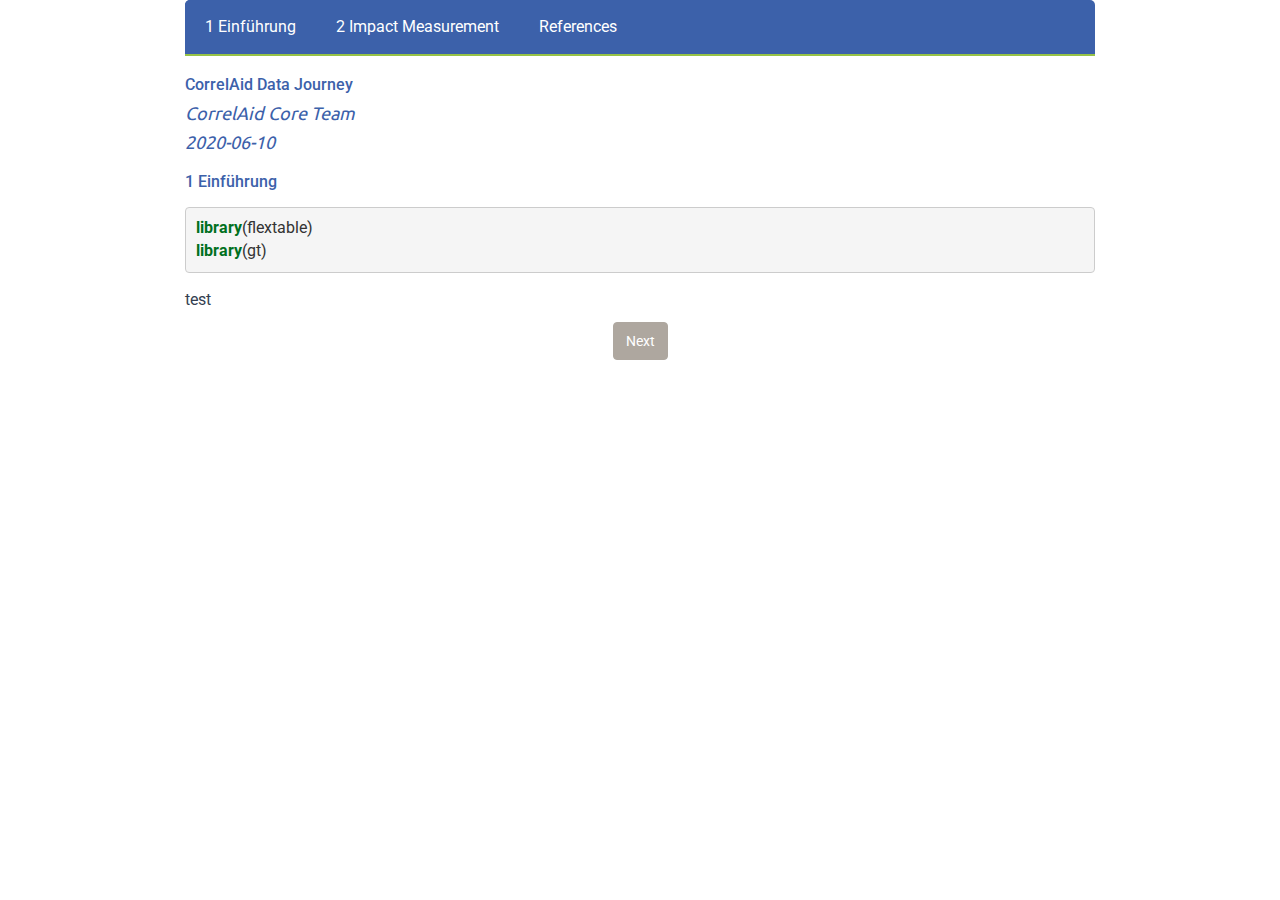
<file: _book/index.html>
<!DOCTYPE html>
<html lang="" xml:lang="">
<head>

<meta charset="utf-8" />
<meta name="generator" content="pandoc" />
<meta name="viewport" content="width=device-width, initial-scale=1" />
<meta property="og:title" content="CorrelAid Data Journey" />
<meta property="og:type" content="book" />





<meta name="author" content="CorrelAid Core Team" />

<meta name="date" content="2020-06-10" />


<meta name="description" content="CorrelAid Data Journey">

<title>CorrelAid Data Journey</title>

<script src="libs/jquery-1.11.3/jquery.min.js"></script>
<meta name="viewport" content="width=device-width, initial-scale=1" />
<link href="libs/bootstrap-3.3.5/css/united.min.css" rel="stylesheet" />
<script src="libs/bootstrap-3.3.5/js/bootstrap.min.js"></script>
<script src="libs/bootstrap-3.3.5/shim/html5shiv.min.js"></script>
<script src="libs/bootstrap-3.3.5/shim/respond.min.js"></script>
<script src="libs/navigation-1.1/tabsets.js"></script>


<style type="text/css">code{white-space: pre;}</style>
<style type="text/css">
a.sourceLine { display: inline-block; line-height: 1.25; }
a.sourceLine { pointer-events: none; color: inherit; text-decoration: inherit; }
a.sourceLine:empty { height: 1.2em; }
.sourceCode { overflow: visible; }
code.sourceCode { white-space: pre; position: relative; }
div.sourceCode { margin: 1em 0; }
pre.sourceCode { margin: 0; }
@media screen {
div.sourceCode { overflow: auto; }
}
@media print {
code.sourceCode { white-space: pre-wrap; }
a.sourceLine { text-indent: -1em; padding-left: 1em; }
}
pre.numberSource a.sourceLine
  { position: relative; left: -4em; }
pre.numberSource a.sourceLine::before
  { content: attr(data-line-number);
    position: relative; left: -1em; text-align: right; vertical-align: baseline;
    border: none; pointer-events: all; display: inline-block;
    -webkit-touch-callout: none; -webkit-user-select: none;
    -khtml-user-select: none; -moz-user-select: none;
    -ms-user-select: none; user-select: none;
    padding: 0 4px; width: 4em;
    color: #aaaaaa;
  }
pre.numberSource { margin-left: 3em; border-left: 1px solid #aaaaaa;  padding-left: 4px; }
div.sourceCode
  {  }
@media screen {
a.sourceLine::before { text-decoration: underline; }
}
code span.al { color: #ff0000; font-weight: bold; } /* Alert */
code span.an { color: #60a0b0; font-weight: bold; font-style: italic; } /* Annotation */
code span.at { color: #7d9029; } /* Attribute */
code span.bn { color: #40a070; } /* BaseN */
code span.bu { } /* BuiltIn */
code span.cf { color: #007020; font-weight: bold; } /* ControlFlow */
code span.ch { color: #4070a0; } /* Char */
code span.cn { color: #880000; } /* Constant */
code span.co { color: #60a0b0; font-style: italic; } /* Comment */
code span.cv { color: #60a0b0; font-weight: bold; font-style: italic; } /* CommentVar */
code span.do { color: #ba2121; font-style: italic; } /* Documentation */
code span.dt { color: #902000; } /* DataType */
code span.dv { color: #40a070; } /* DecVal */
code span.er { color: #ff0000; font-weight: bold; } /* Error */
code span.ex { } /* Extension */
code span.fl { color: #40a070; } /* Float */
code span.fu { color: #06287e; } /* Function */
code span.im { } /* Import */
code span.in { color: #60a0b0; font-weight: bold; font-style: italic; } /* Information */
code span.kw { color: #007020; font-weight: bold; } /* Keyword */
code span.op { color: #666666; } /* Operator */
code span.ot { color: #007020; } /* Other */
code span.pp { color: #bc7a00; } /* Preprocessor */
code span.sc { color: #4070a0; } /* SpecialChar */
code span.ss { color: #bb6688; } /* SpecialString */
code span.st { color: #4070a0; } /* String */
code span.va { color: #19177c; } /* Variable */
code span.vs { color: #4070a0; } /* VerbatimString */
code span.wa { color: #60a0b0; font-weight: bold; font-style: italic; } /* Warning */
</style>
<style type="text/css">
  pre:not([class]) {
    background-color: white;
  }
</style>


<link rel="stylesheet" href="style.css" type="text/css" />
<link rel="stylesheet" href="toc.css" type="text/css" />

<style type = "text/css">
.main-container {
  max-width: 940px;
  margin-left: auto;
  margin-right: auto;
}
code {
  color: inherit;
  background-color: rgba(0, 0, 0, 0.04);
}
img {
  max-width:100%;
  height: auto;
}
</style>
</head>

<body>

<div class="container-fluid main-container">


<div class="row">
<div class="col-sm-12">
<div id="TOC">
<ul>
<li><a href="index.html#einführung"><span class="toc-section-number">1</span> Einführung</a></li>
<li><a href="2-impact-measurement.html#impact-measurement"><span class="toc-section-number">2</span> Impact Measurement</a></li>
<li><a href="references.html#references">References</a></li>
</ul>
</div>
</div>
</div>
<div class="row">
<div class="col-sm-12">
<div id="header">
<h1 class="title">CorrelAid Data Journey</h1>
<h4 class="author"><em>CorrelAid Core Team</em></h4>
<h4 class="date"><em>2020-06-10</em></h4>
</div>
<div id="einführung" class="section level1">
<h1><span class="header-section-number">1</span> Einführung</h1>
<div class="sourceCode" id="cb1"><pre class="sourceCode r"><code class="sourceCode r"><a class="sourceLine" id="cb1-1" data-line-number="1"><span class="kw">library</span>(flextable)</a>
<a class="sourceLine" id="cb1-2" data-line-number="2"><span class="kw">library</span>(gt)</a></code></pre></div>
<p>test</p>

</div>
<p style="text-align: center;">
<a href="2-impact-measurement.html"><button class="btn btn-default">Next</button></a>
</p>
</div>
</div>


</div>

<script>

// add bootstrap table styles to pandoc tables
$(document).ready(function () {
  $('tr.header').parent('thead').parent('table').addClass('table table-condensed');
});

</script>

</body>
</html>
</file>
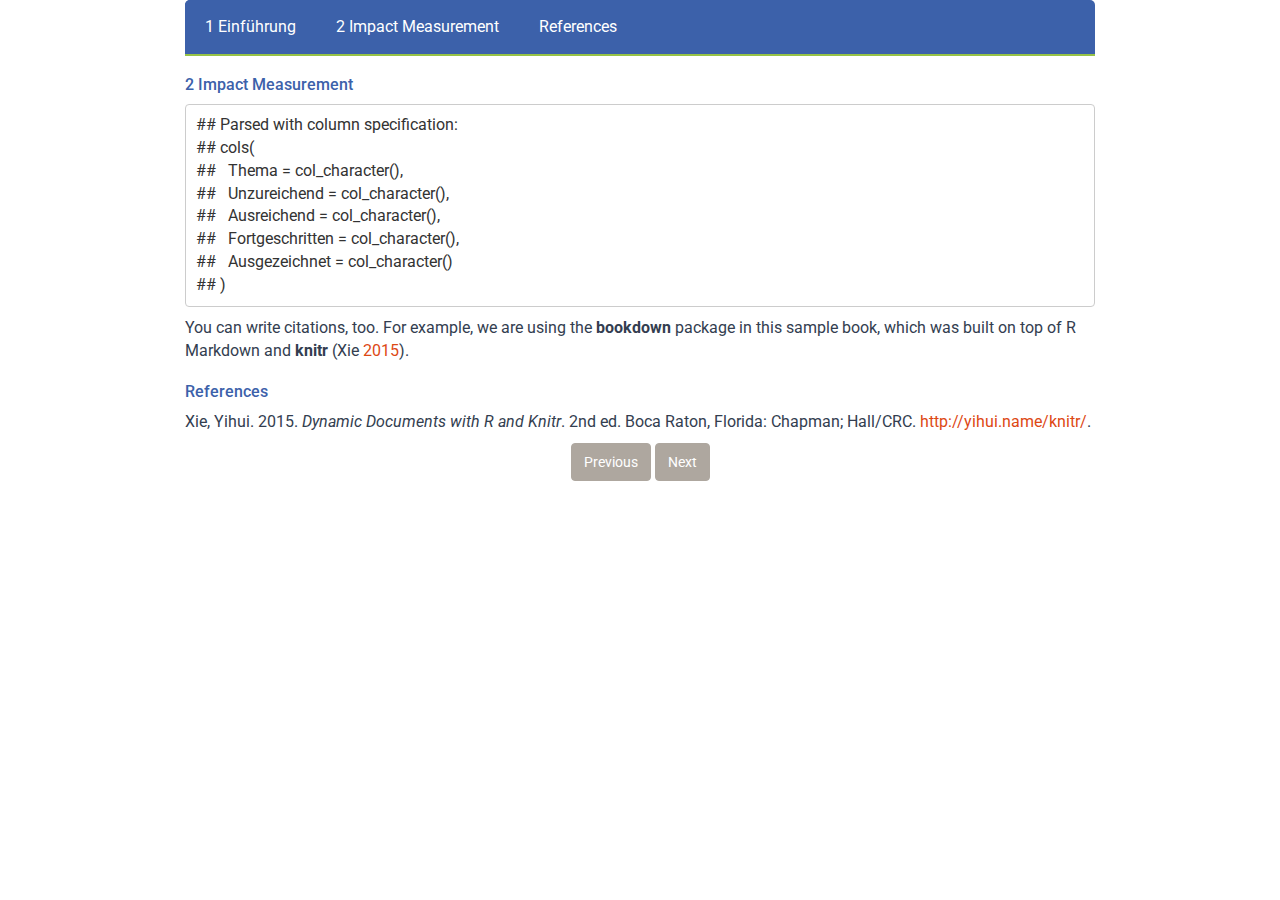
<file: _book/2-impact-measurement.html>
<!DOCTYPE html>
<html lang="" xml:lang="">
<head>

<meta charset="utf-8" />
<meta name="generator" content="pandoc" />
<meta name="viewport" content="width=device-width, initial-scale=1" />
<meta property="og:title" content="2 Impact Measurement | CorrelAid Data Journey" />
<meta property="og:type" content="book" />





<meta name="author" content="CorrelAid Core Team" />

<meta name="date" content="2020-06-10" />


<meta name="description" content="2 Impact Measurement | CorrelAid Data Journey">

<title>2 Impact Measurement | CorrelAid Data Journey</title>

<script src="libs/jquery-1.11.3/jquery.min.js"></script>
<meta name="viewport" content="width=device-width, initial-scale=1" />
<link href="libs/bootstrap-3.3.5/css/united.min.css" rel="stylesheet" />
<script src="libs/bootstrap-3.3.5/js/bootstrap.min.js"></script>
<script src="libs/bootstrap-3.3.5/shim/html5shiv.min.js"></script>
<script src="libs/bootstrap-3.3.5/shim/respond.min.js"></script>
<script src="libs/navigation-1.1/tabsets.js"></script>


<style type="text/css">code{white-space: pre;}</style>
<style type="text/css">
a.sourceLine { display: inline-block; line-height: 1.25; }
a.sourceLine { pointer-events: none; color: inherit; text-decoration: inherit; }
a.sourceLine:empty { height: 1.2em; }
.sourceCode { overflow: visible; }
code.sourceCode { white-space: pre; position: relative; }
div.sourceCode { margin: 1em 0; }
pre.sourceCode { margin: 0; }
@media screen {
div.sourceCode { overflow: auto; }
}
@media print {
code.sourceCode { white-space: pre-wrap; }
a.sourceLine { text-indent: -1em; padding-left: 1em; }
}
pre.numberSource a.sourceLine
  { position: relative; left: -4em; }
pre.numberSource a.sourceLine::before
  { content: attr(data-line-number);
    position: relative; left: -1em; text-align: right; vertical-align: baseline;
    border: none; pointer-events: all; display: inline-block;
    -webkit-touch-callout: none; -webkit-user-select: none;
    -khtml-user-select: none; -moz-user-select: none;
    -ms-user-select: none; user-select: none;
    padding: 0 4px; width: 4em;
    color: #aaaaaa;
  }
pre.numberSource { margin-left: 3em; border-left: 1px solid #aaaaaa;  padding-left: 4px; }
div.sourceCode
  {  }
@media screen {
a.sourceLine::before { text-decoration: underline; }
}
code span.al { color: #ff0000; font-weight: bold; } /* Alert */
code span.an { color: #60a0b0; font-weight: bold; font-style: italic; } /* Annotation */
code span.at { color: #7d9029; } /* Attribute */
code span.bn { color: #40a070; } /* BaseN */
code span.bu { } /* BuiltIn */
code span.cf { color: #007020; font-weight: bold; } /* ControlFlow */
code span.ch { color: #4070a0; } /* Char */
code span.cn { color: #880000; } /* Constant */
code span.co { color: #60a0b0; font-style: italic; } /* Comment */
code span.cv { color: #60a0b0; font-weight: bold; font-style: italic; } /* CommentVar */
code span.do { color: #ba2121; font-style: italic; } /* Documentation */
code span.dt { color: #902000; } /* DataType */
code span.dv { color: #40a070; } /* DecVal */
code span.er { color: #ff0000; font-weight: bold; } /* Error */
code span.ex { } /* Extension */
code span.fl { color: #40a070; } /* Float */
code span.fu { color: #06287e; } /* Function */
code span.im { } /* Import */
code span.in { color: #60a0b0; font-weight: bold; font-style: italic; } /* Information */
code span.kw { color: #007020; font-weight: bold; } /* Keyword */
code span.op { color: #666666; } /* Operator */
code span.ot { color: #007020; } /* Other */
code span.pp { color: #bc7a00; } /* Preprocessor */
code span.sc { color: #4070a0; } /* SpecialChar */
code span.ss { color: #bb6688; } /* SpecialString */
code span.st { color: #4070a0; } /* String */
code span.va { color: #19177c; } /* Variable */
code span.vs { color: #4070a0; } /* VerbatimString */
code span.wa { color: #60a0b0; font-weight: bold; font-style: italic; } /* Warning */
</style>
<style type="text/css">
  pre:not([class]) {
    background-color: white;
  }
</style>


<link rel="stylesheet" href="style.css" type="text/css" />
<link rel="stylesheet" href="toc.css" type="text/css" />

<style type = "text/css">
.main-container {
  max-width: 940px;
  margin-left: auto;
  margin-right: auto;
}
code {
  color: inherit;
  background-color: rgba(0, 0, 0, 0.04);
}
img {
  max-width:100%;
  height: auto;
}
</style>
</head>

<body>

<div class="container-fluid main-container">


<div class="row">
<div class="col-sm-12">
<div id="TOC">
<ul>
<li><a href="index.html#einführung"><span class="toc-section-number">1</span> Einführung</a></li>
<li><a href="2-impact-measurement.html#impact-measurement"><span class="toc-section-number">2</span> Impact Measurement</a></li>
<li><a href="references.html#references">References</a></li>
</ul>
</div>
</div>
</div>
<div class="row">
<div class="col-sm-12">
<div id="impact-measurement" class="section level1">
<h1><span class="header-section-number">2</span> Impact Measurement</h1>
<pre><code>## Parsed with column specification:
## cols(
##   Thema = col_character(),
##   Unzureichend = col_character(),
##   Ausreichend = col_character(),
##   Fortgeschritten = col_character(),
##   Ausgezeichnet = col_character()
## )</code></pre>
<p>You can write citations, too. For example, we are using the <strong>bookdown</strong> package in this sample book, which was built on top of R Markdown and <strong>knitr</strong> <span class="citation">(Xie <a href="#ref-xie2015">2015</a>)</span>.</p>

</div>
<h3>References</h3>
<div id="refs" class="references">
<div id="ref-xie2015">
<p>Xie, Yihui. 2015. <em>Dynamic Documents with R and Knitr</em>. 2nd ed. Boca Raton, Florida: Chapman; Hall/CRC. <a href="http://yihui.name/knitr/">http://yihui.name/knitr/</a>.</p>
</div>
</div>
<p style="text-align: center;">
<a href="index.html"><button class="btn btn-default">Previous</button></a>
<a href="references.html"><button class="btn btn-default">Next</button></a>
</p>
</div>
</div>


</div>

<script>

// add bootstrap table styles to pandoc tables
$(document).ready(function () {
  $('tr.header').parent('thead').parent('table').addClass('table table-condensed');
});

</script>

</body>
</html>
</file>
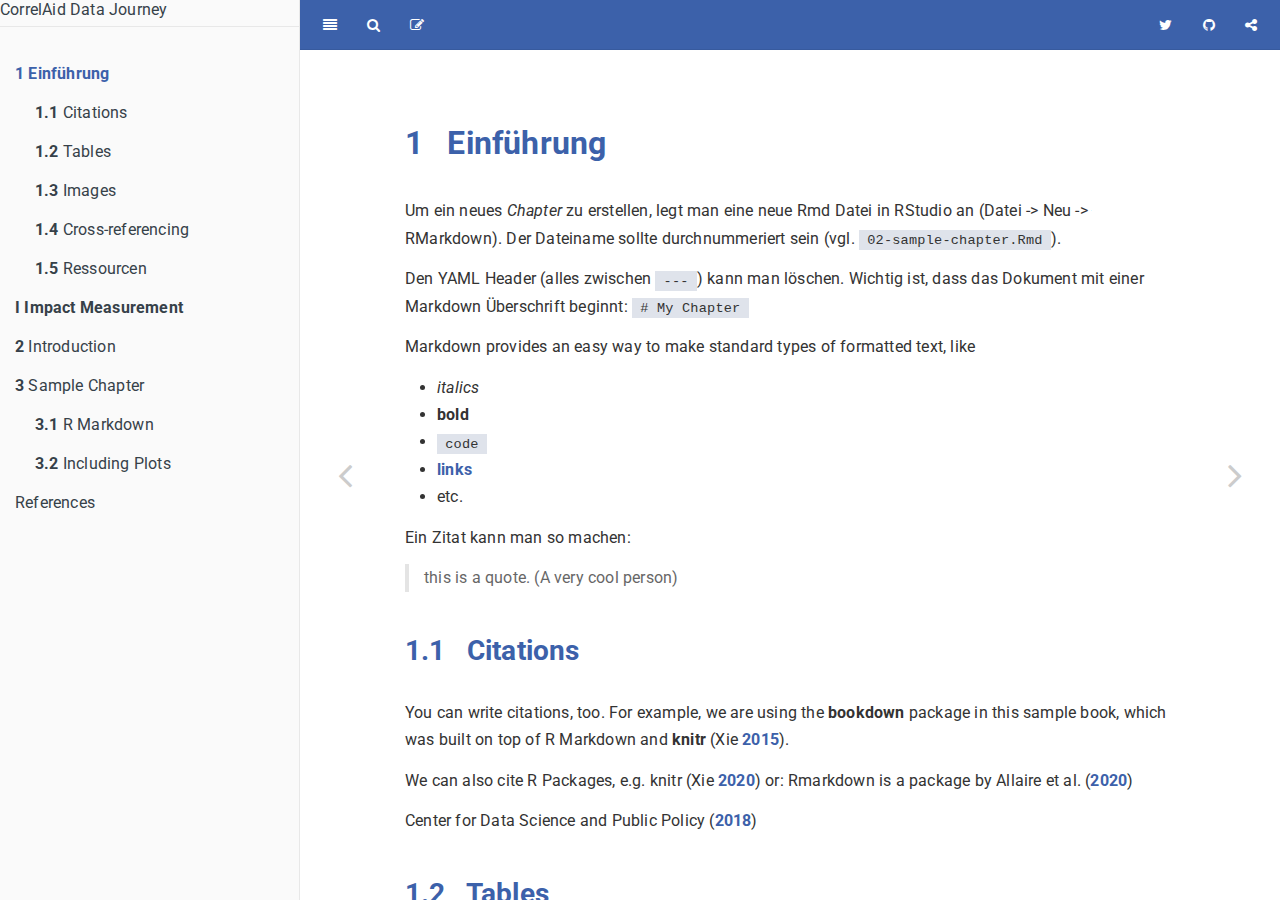
<file: _book/einführung.html>
<!DOCTYPE html>
<html lang="" xml:lang="">
<head>

  <meta charset="utf-8" />
  <meta http-equiv="X-UA-Compatible" content="IE=edge" />
  <title>1 Einführung | CorrelAid Data Journey</title>
  <meta name="description" content="A guide to authoring books with R Markdown, including how to generate figures and tables, and insert cross-references, citations, HTML widgets, and Shiny apps in R Markdown. The book can be exported to HTML, PDF, and e-books (e.g. EPUB). The book style is customizable. You can easily write and preview the book in RStudio IDE or other editors, and host the book wherever you want (e.g. bookdown.org)." />
  <meta name="generator" content="bookdown 0.19 and GitBook 2.6.7" />

  <meta property="og:title" content="1 Einführung | CorrelAid Data Journey" />
  <meta property="og:type" content="book" />
  
  <meta property="og:image" content="resources/images/logo.png" />
  <meta property="og:description" content="A guide to authoring books with R Markdown, including how to generate figures and tables, and insert cross-references, citations, HTML widgets, and Shiny apps in R Markdown. The book can be exported to HTML, PDF, and e-books (e.g. EPUB). The book style is customizable. You can easily write and preview the book in RStudio IDE or other editors, and host the book wherever you want (e.g. bookdown.org)." />
  

  <meta name="twitter:card" content="summary" />
  <meta name="twitter:title" content="1 Einführung | CorrelAid Data Journey" />
  
  <meta name="twitter:description" content="A guide to authoring books with R Markdown, including how to generate figures and tables, and insert cross-references, citations, HTML widgets, and Shiny apps in R Markdown. The book can be exported to HTML, PDF, and e-books (e.g. EPUB). The book style is customizable. You can easily write and preview the book in RStudio IDE or other editors, and host the book wherever you want (e.g. bookdown.org)." />
  <meta name="twitter:image" content="resources/images/logo.png" />

<meta name="author" content="CorrelAid Core Team" />


<meta name="date" content="2020-06-15" />

  <meta name="viewport" content="width=device-width, initial-scale=1" />
  <meta name="apple-mobile-web-app-capable" content="yes" />
  <meta name="apple-mobile-web-app-status-bar-style" content="black" />
  
  <link rel="shortcut icon" href="resources/images/favicon.ico" type="image/x-icon" />
<link rel="prev" href="index.html"/>
<link rel="next" href="impact-measurement.html"/>
<script src="libs/header-attrs-2.1/header-attrs.js"></script>
<script src="libs/jquery-2.2.3/jquery.min.js"></script>
<link href="libs/gitbook-2.6.7/css/style.css" rel="stylesheet" />
<link href="libs/gitbook-2.6.7/css/plugin-table.css" rel="stylesheet" />
<link href="libs/gitbook-2.6.7/css/plugin-bookdown.css" rel="stylesheet" />
<link href="libs/gitbook-2.6.7/css/plugin-highlight.css" rel="stylesheet" />
<link href="libs/gitbook-2.6.7/css/plugin-search.css" rel="stylesheet" />
<link href="libs/gitbook-2.6.7/css/plugin-fontsettings.css" rel="stylesheet" />
<link href="libs/gitbook-2.6.7/css/plugin-clipboard.css" rel="stylesheet" />









<script src="libs/kePrint-0.0.1/kePrint.js"></script>


<style type="text/css">
pre > code.sourceCode { white-space: pre; position: relative; }
pre > code.sourceCode > span { display: inline-block; line-height: 1.25; }
pre > code.sourceCode > span:empty { height: 1.2em; }
code.sourceCode > span { color: inherit; text-decoration: inherit; }
pre.sourceCode { margin: 0; }
@media screen {
div.sourceCode { overflow: auto; }
}
@media print {
pre > code.sourceCode { white-space: pre-wrap; }
pre > code.sourceCode > span { text-indent: -5em; padding-left: 5em; }
}
pre.numberSource code
  { counter-reset: source-line 0; }
pre.numberSource code > span
  { position: relative; left: -4em; counter-increment: source-line; }
pre.numberSource code > span > a:first-child::before
  { content: counter(source-line);
    position: relative; left: -1em; text-align: right; vertical-align: baseline;
    border: none; display: inline-block;
    -webkit-touch-callout: none; -webkit-user-select: none;
    -khtml-user-select: none; -moz-user-select: none;
    -ms-user-select: none; user-select: none;
    padding: 0 4px; width: 4em;
    color: #aaaaaa;
  }
pre.numberSource { margin-left: 3em; border-left: 1px solid #aaaaaa;  padding-left: 4px; }
div.sourceCode
  {   }
@media screen {
pre > code.sourceCode > span > a:first-child::before { text-decoration: underline; }
}
code span.al { color: #ff0000; font-weight: bold; } /* Alert */
code span.an { color: #60a0b0; font-weight: bold; font-style: italic; } /* Annotation */
code span.at { color: #7d9029; } /* Attribute */
code span.bn { color: #40a070; } /* BaseN */
code span.bu { } /* BuiltIn */
code span.cf { color: #007020; font-weight: bold; } /* ControlFlow */
code span.ch { color: #4070a0; } /* Char */
code span.cn { color: #880000; } /* Constant */
code span.co { color: #60a0b0; font-style: italic; } /* Comment */
code span.cv { color: #60a0b0; font-weight: bold; font-style: italic; } /* CommentVar */
code span.do { color: #ba2121; font-style: italic; } /* Documentation */
code span.dt { color: #902000; } /* DataType */
code span.dv { color: #40a070; } /* DecVal */
code span.er { color: #ff0000; font-weight: bold; } /* Error */
code span.ex { } /* Extension */
code span.fl { color: #40a070; } /* Float */
code span.fu { color: #06287e; } /* Function */
code span.im { } /* Import */
code span.in { color: #60a0b0; font-weight: bold; font-style: italic; } /* Information */
code span.kw { color: #007020; font-weight: bold; } /* Keyword */
code span.op { color: #666666; } /* Operator */
code span.ot { color: #007020; } /* Other */
code span.pp { color: #bc7a00; } /* Preprocessor */
code span.sc { color: #4070a0; } /* SpecialChar */
code span.ss { color: #bb6688; } /* SpecialString */
code span.st { color: #4070a0; } /* String */
code span.va { color: #19177c; } /* Variable */
code span.vs { color: #4070a0; } /* VerbatimString */
code span.wa { color: #60a0b0; font-weight: bold; font-style: italic; } /* Warning */
</style>

<link rel="stylesheet" href="style.css" type="text/css" />
</head>

<body>



  <div class="book without-animation with-summary font-size-2 font-family-1" data-basepath=".">

    <div class="book-summary">
      <nav role="navigation">

<ul class="summary">
<li>CorrelAid Data Journey </li>
<li class="divider"></li>
<li><a href="index.html#section"></a></li>
<li class="chapter" data-level="1" data-path="einführung.html"><a href="einführung.html"><i class="fa fa-check"></i><b>1</b> Einführung</a>
<ul>
<li class="chapter" data-level="1.1" data-path="einführung.html"><a href="einführung.html#citations"><i class="fa fa-check"></i><b>1.1</b> Citations</a></li>
<li class="chapter" data-level="1.2" data-path="einführung.html"><a href="einführung.html#tables"><i class="fa fa-check"></i><b>1.2</b> Tables</a>
<ul>
<li class="chapter" data-level="1.2.1" data-path="einführung.html"><a href="einführung.html#kable"><i class="fa fa-check"></i><b>1.2.1</b> kable</a></li>
<li class="chapter" data-level="1.2.2" data-path="einführung.html"><a href="einführung.html#gt"><i class="fa fa-check"></i><b>1.2.2</b> gt</a></li>
</ul></li>
<li class="chapter" data-level="1.3" data-path="einführung.html"><a href="einführung.html#images"><i class="fa fa-check"></i><b>1.3</b> Images</a></li>
<li class="chapter" data-level="1.4" data-path="einführung.html"><a href="einführung.html#cross-referencing"><i class="fa fa-check"></i><b>1.4</b> Cross-referencing</a></li>
<li class="chapter" data-level="1.5" data-path="einführung.html"><a href="einführung.html#ressourcen"><i class="fa fa-check"></i><b>1.5</b> Ressourcen</a></li>
</ul></li>
<li class="part"><span><b>I Impact Measurement</b></span></li>
<li class="chapter" data-level="2" data-path="impact-measurement.html"><a href="impact-measurement.html"><i class="fa fa-check"></i><b>2</b> Introduction</a></li>
<li class="chapter" data-level="3" data-path="sample-chapter.html"><a href="sample-chapter.html"><i class="fa fa-check"></i><b>3</b> Sample Chapter</a>
<ul>
<li class="chapter" data-level="3.1" data-path="sample-chapter.html"><a href="sample-chapter.html#r-markdown"><i class="fa fa-check"></i><b>3.1</b> R Markdown</a></li>
<li class="chapter" data-level="3.2" data-path="sample-chapter.html"><a href="sample-chapter.html#including-plots"><i class="fa fa-check"></i><b>3.2</b> Including Plots</a></li>
</ul></li>
<li class="chapter" data-level="" data-path="references.html"><a href="references.html"><i class="fa fa-check"></i>References</a></li>
</ul>

      </nav>
    </div>

    <div class="book-body">
      <div class="body-inner">
        <div class="book-header" role="navigation">
          <h1>
            <i class="fa fa-circle-o-notch fa-spin"></i><a href="./">CorrelAid Data Journey</a>
          </h1>
        </div>

        <div class="page-wrapper" tabindex="-1" role="main">
          <div class="page-inner">

            <section class="normal" id="section-">
<div id="einführung" class="section level1" number="1">
<h1><span class="header-section-number">1</span> Einführung</h1>
<p>Um ein neues <em>Chapter</em> zu erstellen, legt man eine neue Rmd Datei in RStudio an (Datei -&gt; Neu -&gt; RMarkdown). Der Dateiname sollte durchnummeriert sein (vgl. <code>02-sample-chapter.Rmd</code>).</p>
<p>Den YAML Header (alles zwischen <code>---</code>) kann man löschen. Wichtig ist, dass das Dokument mit einer Markdown Überschrift beginnt:
<code># My Chapter</code></p>
<p>Markdown provides an easy way to make standard types of formatted text, like</p>
<ul>
<li><em>italics</em></li>
<li><strong>bold</strong></li>
<li><code>code</code></li>
<li><a href="rmarkdown.rstudio.com">links</a></li>
<li>etc.</li>
</ul>
<p>Ein Zitat kann man so machen:</p>
<blockquote>
<p>this is a quote.
(A very cool person)</p>
</blockquote>
<div id="citations" class="section level2" number="1.1">
<h2><span class="header-section-number">1.1</span> Citations</h2>
<p>You can write citations, too. For example, we are using the <strong>bookdown</strong> package in this sample book, which was built on top of R Markdown and <strong>knitr</strong> <span class="citation">(Xie <a href="#ref-xie2015" role="doc-biblioref">2015</a>)</span>.</p>
<p>We can also cite R Packages, e.g. knitr <span class="citation">(Xie <a href="#ref-R-knitr" role="doc-biblioref">2020</a>)</span> or: Rmarkdown is a package by <span class="citation">Allaire et al. (<a href="#ref-R-rmarkdown" role="doc-biblioref">2020</a>)</span></p>
<p><span class="citation">Center for Data Science and Public Policy (<a href="#ref-center_for_data_science_and_public_policy_university_of_chicago_data_2018" role="doc-biblioref">2018</a>)</span></p>
</div>
<div id="tables" class="section level2" number="1.2">
<h2><span class="header-section-number">1.2</span> Tables</h2>
<div id="kable" class="section level3" number="1.2.1">
<h3><span class="header-section-number">1.2.1</span> kable</h3>
<table class="table" style="font-size: 14px; margin-left: auto; margin-right: auto;">
<caption style="font-size: initial !important;">
<span id="tab:drm">Table 1.1: </span>Datenreifegrad sozialer Organisationen
</caption>
<thead>
<tr>
<th style="text-align:left;">
Thema
</th>
<th style="text-align:left;background-color: #d7191c !important;">
Unzureichend
</th>
<th style="text-align:left;background-color: #fdae61 !important;">
Ausreichend
</th>
<th style="text-align:left;background-color: #a6d96a !important;">
Fortgeschritten
</th>
<th style="text-align:left;background-color: #1a9641 !important;">
Ausgezeichnet
</th>
</tr>
</thead>
<tbody>
<tr>
<td style="text-align:left;">
Zugang
</td>
<td style="text-align:left;background-color: #d7191c !important;">
Nur in der Anwendung verfügbar, in der die Daten erhoben werden
</td>
<td style="text-align:left;background-color: #fdae61 !important;">
Daten können in einfachen Formaten (z.B. PDF) extrahiert werden
</td>
<td style="text-align:left;background-color: #a6d96a !important;">
Daten können in maschinell lesbaren Formaten extrahiert werden (CSV, JSON, XML, Datenbankextrakt)
</td>
<td style="text-align:left;background-color: #1a9641 !important;">
</td>
</tr>
<tr>
<td style="text-align:left;">
Integration
</td>
<td style="text-align:left;background-color: #d7191c !important;">
Papier
</td>
<td style="text-align:left;background-color: #fdae61 !important;">
</td>
<td style="text-align:left;background-color: #a6d96a !important;">
</td>
<td style="text-align:left;background-color: #1a9641 !important;">
</td>
</tr>
<tr>
<td style="text-align:left;">
Relevanz und Vollständigkeit
</td>
<td style="text-align:left;background-color: #d7191c !important;">
</td>
<td style="text-align:left;background-color: #fdae61 !important;">
</td>
<td style="text-align:left;background-color: #a6d96a !important;">
</td>
<td style="text-align:left;background-color: #1a9641 !important;">
</td>
</tr>
<tr>
<td style="text-align:left;">
Qualität
</td>
<td style="text-align:left;background-color: #d7191c !important;">
Daten sind in individuellen Anwendungen verfügbar
</td>
<td style="text-align:left;background-color: #fdae61 !important;">
</td>
<td style="text-align:left;background-color: #a6d96a !important;">
</td>
<td style="text-align:left;background-color: #1a9641 !important;">
</td>
</tr>
<tr>
<td style="text-align:left;">
Erhebungsfrequenz
</td>
<td style="text-align:left;background-color: #d7191c !important;">
Zwischen tatsächlicher Datenlage und Datenbedarf liegt eine hohe Diskrepanz vor: Zum Beispiel fehlt bei der Analyse von Schulabbruchsquoten die Messgröße der Schulabbrecher:innen
</td>
<td style="text-align:left;background-color: #fdae61 !important;">
</td>
<td style="text-align:left;background-color: #a6d96a !important;">
</td>
<td style="text-align:left;background-color: #1a9641 !important;">
Daten geben vollständig Auskunft über relevante Fragestellungen und können gezielt eingesetzt werden um Lösungsvorschläge zu entwickeln
</td>
</tr>
<tr>
<td style="text-align:left;">
Granularität
</td>
<td style="text-align:left;background-color: #d7191c !important;">
</td>
<td style="text-align:left;background-color: #fdae61 !important;">
</td>
<td style="text-align:left;background-color: #a6d96a !important;">
</td>
<td style="text-align:left;background-color: #1a9641 !important;">
</td>
</tr>
<tr>
<td style="text-align:left;">
Historie
</td>
<td style="text-align:left;background-color: #d7191c !important;">
</td>
<td style="text-align:left;background-color: #fdae61 !important;">
</td>
<td style="text-align:left;background-color: #a6d96a !important;">
</td>
<td style="text-align:left;background-color: #1a9641 !important;">
</td>
</tr>
<tr>
<td style="text-align:left;">
Datenschutz
</td>
<td style="text-align:left;background-color: #d7191c !important;">
</td>
<td style="text-align:left;background-color: #fdae61 !important;">
</td>
<td style="text-align:left;background-color: #a6d96a !important;">
</td>
<td style="text-align:left;background-color: #1a9641 !important;">
</td>
</tr>
<tr>
<td style="text-align:left;">
Dokumentation
</td>
<td style="text-align:left;background-color: #d7191c !important;">
</td>
<td style="text-align:left;background-color: #fdae61 !important;">
</td>
<td style="text-align:left;background-color: #a6d96a !important;">
</td>
<td style="text-align:left;background-color: #1a9641 !important;">
</td>
</tr>
</tbody>
</table>
<p>we can reference kable tables: see <a href="einführung.html#tab:drm">1.1</a></p>
</div>
<div id="gt" class="section level3" number="1.2.2">
<h3><span class="header-section-number">1.2.2</span> gt</h3>
<pre><code>## &lt;caption&gt;(\#test)Ein  Modellierungsframework&lt;/caption&gt;</code></pre>
<style>html {
  font-family: -apple-system, BlinkMacSystemFont, 'Segoe UI', Roboto, Oxygen, Ubuntu, Cantarell, 'Helvetica Neue', 'Fira Sans', 'Droid Sans', Arial, sans-serif;
}

#jgkrgpwpdo .gt_table {
  display: table;
  border-collapse: collapse;
  margin-left: auto;
  margin-right: auto;
  color: #333333;
  font-size: 16px;
  background-color: #FFFFFF;
  width: auto;
  border-top-style: solid;
  border-top-width: 2px;
  border-top-color: #A8A8A8;
  border-right-style: none;
  border-right-width: 2px;
  border-right-color: #D3D3D3;
  border-bottom-style: solid;
  border-bottom-width: 2px;
  border-bottom-color: #A8A8A8;
  border-left-style: none;
  border-left-width: 2px;
  border-left-color: #D3D3D3;
}

#jgkrgpwpdo .gt_heading {
  background-color: #FFFFFF;
  text-align: center;
  border-bottom-color: #FFFFFF;
  border-left-style: none;
  border-left-width: 1px;
  border-left-color: #D3D3D3;
  border-right-style: none;
  border-right-width: 1px;
  border-right-color: #D3D3D3;
}

#jgkrgpwpdo .gt_title {
  color: #333333;
  font-size: 125%;
  font-weight: initial;
  padding-top: 4px;
  padding-bottom: 4px;
  border-bottom-color: #FFFFFF;
  border-bottom-width: 0;
}

#jgkrgpwpdo .gt_subtitle {
  color: #333333;
  font-size: 85%;
  font-weight: initial;
  padding-top: 0;
  padding-bottom: 4px;
  border-top-color: #FFFFFF;
  border-top-width: 0;
}

#jgkrgpwpdo .gt_bottom_border {
  border-bottom-style: solid;
  border-bottom-width: 2px;
  border-bottom-color: #D3D3D3;
}

#jgkrgpwpdo .gt_col_headings {
  border-top-style: solid;
  border-top-width: 2px;
  border-top-color: #D3D3D3;
  border-bottom-style: solid;
  border-bottom-width: 2px;
  border-bottom-color: #D3D3D3;
  border-left-style: none;
  border-left-width: 1px;
  border-left-color: #D3D3D3;
  border-right-style: none;
  border-right-width: 1px;
  border-right-color: #D3D3D3;
}

#jgkrgpwpdo .gt_col_heading {
  color: #333333;
  background-color: #FFFFFF;
  font-size: 100%;
  font-weight: normal;
  text-transform: inherit;
  border-left-style: none;
  border-left-width: 1px;
  border-left-color: #D3D3D3;
  border-right-style: none;
  border-right-width: 1px;
  border-right-color: #D3D3D3;
  vertical-align: bottom;
  padding-top: 5px;
  padding-bottom: 6px;
  padding-left: 5px;
  padding-right: 5px;
  overflow-x: hidden;
}

#jgkrgpwpdo .gt_column_spanner_outer {
  color: #333333;
  background-color: #FFFFFF;
  font-size: 100%;
  font-weight: normal;
  text-transform: inherit;
  padding-top: 0;
  padding-bottom: 0;
  padding-left: 4px;
  padding-right: 4px;
}

#jgkrgpwpdo .gt_column_spanner_outer:first-child {
  padding-left: 0;
}

#jgkrgpwpdo .gt_column_spanner_outer:last-child {
  padding-right: 0;
}

#jgkrgpwpdo .gt_column_spanner {
  border-bottom-style: solid;
  border-bottom-width: 2px;
  border-bottom-color: #D3D3D3;
  vertical-align: bottom;
  padding-top: 5px;
  padding-bottom: 6px;
  overflow-x: hidden;
  display: inline-block;
  width: 100%;
}

#jgkrgpwpdo .gt_group_heading {
  padding: 8px;
  color: #333333;
  background-color: #FFFFFF;
  font-size: 100%;
  font-weight: initial;
  text-transform: inherit;
  border-top-style: solid;
  border-top-width: 2px;
  border-top-color: #D3D3D3;
  border-bottom-style: solid;
  border-bottom-width: 2px;
  border-bottom-color: #D3D3D3;
  border-left-style: none;
  border-left-width: 1px;
  border-left-color: #D3D3D3;
  border-right-style: none;
  border-right-width: 1px;
  border-right-color: #D3D3D3;
  vertical-align: middle;
}

#jgkrgpwpdo .gt_empty_group_heading {
  padding: 0.5px;
  color: #333333;
  background-color: #FFFFFF;
  font-size: 100%;
  font-weight: initial;
  border-top-style: solid;
  border-top-width: 2px;
  border-top-color: #D3D3D3;
  border-bottom-style: solid;
  border-bottom-width: 2px;
  border-bottom-color: #D3D3D3;
  vertical-align: middle;
}

#jgkrgpwpdo .gt_striped {
  background-color: rgba(128, 128, 128, 0.05);
}

#jgkrgpwpdo .gt_from_md > :first-child {
  margin-top: 0;
}

#jgkrgpwpdo .gt_from_md > :last-child {
  margin-bottom: 0;
}

#jgkrgpwpdo .gt_row {
  padding-top: 8px;
  padding-bottom: 8px;
  padding-left: 5px;
  padding-right: 5px;
  margin: 10px;
  border-top-style: solid;
  border-top-width: 1px;
  border-top-color: #D3D3D3;
  border-left-style: none;
  border-left-width: 1px;
  border-left-color: #D3D3D3;
  border-right-style: none;
  border-right-width: 1px;
  border-right-color: #D3D3D3;
  vertical-align: middle;
  overflow-x: hidden;
}

#jgkrgpwpdo .gt_stub {
  color: #333333;
  background-color: #FFFFFF;
  font-size: 100%;
  font-weight: initial;
  text-transform: inherit;
  border-right-style: solid;
  border-right-width: 2px;
  border-right-color: #D3D3D3;
  padding-left: 12px;
}

#jgkrgpwpdo .gt_summary_row {
  color: #333333;
  background-color: #FFFFFF;
  text-transform: inherit;
  padding-top: 8px;
  padding-bottom: 8px;
  padding-left: 5px;
  padding-right: 5px;
}

#jgkrgpwpdo .gt_first_summary_row {
  padding-top: 8px;
  padding-bottom: 8px;
  padding-left: 5px;
  padding-right: 5px;
  border-top-style: solid;
  border-top-width: 2px;
  border-top-color: #D3D3D3;
}

#jgkrgpwpdo .gt_grand_summary_row {
  color: #333333;
  background-color: #FFFFFF;
  text-transform: inherit;
  padding-top: 8px;
  padding-bottom: 8px;
  padding-left: 5px;
  padding-right: 5px;
}

#jgkrgpwpdo .gt_first_grand_summary_row {
  padding-top: 8px;
  padding-bottom: 8px;
  padding-left: 5px;
  padding-right: 5px;
  border-top-style: double;
  border-top-width: 6px;
  border-top-color: #D3D3D3;
}

#jgkrgpwpdo .gt_table_body {
  border-top-style: solid;
  border-top-width: 2px;
  border-top-color: #D3D3D3;
  border-bottom-style: solid;
  border-bottom-width: 2px;
  border-bottom-color: #D3D3D3;
}

#jgkrgpwpdo .gt_footnotes {
  color: #333333;
  background-color: #FFFFFF;
  border-bottom-style: none;
  border-bottom-width: 2px;
  border-bottom-color: #D3D3D3;
  border-left-style: none;
  border-left-width: 2px;
  border-left-color: #D3D3D3;
  border-right-style: none;
  border-right-width: 2px;
  border-right-color: #D3D3D3;
}

#jgkrgpwpdo .gt_footnote {
  margin: 0px;
  font-size: 90%;
  padding: 4px;
}

#jgkrgpwpdo .gt_sourcenotes {
  color: #333333;
  background-color: #FFFFFF;
  border-bottom-style: none;
  border-bottom-width: 2px;
  border-bottom-color: #D3D3D3;
  border-left-style: none;
  border-left-width: 2px;
  border-left-color: #D3D3D3;
  border-right-style: none;
  border-right-width: 2px;
  border-right-color: #D3D3D3;
}

#jgkrgpwpdo .gt_sourcenote {
  font-size: 90%;
  padding: 4px;
}

#jgkrgpwpdo .gt_left {
  text-align: left;
}

#jgkrgpwpdo .gt_center {
  text-align: center;
}

#jgkrgpwpdo .gt_right {
  text-align: right;
  font-variant-numeric: tabular-nums;
}

#jgkrgpwpdo .gt_font_normal {
  font-weight: normal;
}

#jgkrgpwpdo .gt_font_bold {
  font-weight: bold;
}

#jgkrgpwpdo .gt_font_italic {
  font-style: italic;
}

#jgkrgpwpdo .gt_super {
  font-size: 65%;
}

#jgkrgpwpdo .gt_footnote_marks {
  font-style: italic;
  font-size: 65%;
}
</style>
<div id="jgkrgpwpdo" style="overflow-x:auto;overflow-y:auto;width:auto;height:auto;"><table class="gt_table">
  <thead class="gt_header">
    <tr>
      <th colspan="5" class="gt_heading gt_title gt_font_normal" style>Data Maturity Framework</th>
    </tr>
    <tr>
      <th colspan="5" class="gt_heading gt_subtitle gt_font_normal gt_bottom_border" style></th>
    </tr>
  </thead>
  <thead class="gt_col_headings">
    <tr>
      <th class="gt_col_heading gt_columns_bottom_border gt_left" rowspan="1" colspan="1">Thema</th>
      <th class="gt_col_heading gt_columns_bottom_border gt_left" rowspan="1" colspan="1" style="background-color: #D7191C;">Unzureichend</th>
      <th class="gt_col_heading gt_columns_bottom_border gt_left" rowspan="1" colspan="1" style="background-color: #FDAE61;">Ausreichend</th>
      <th class="gt_col_heading gt_columns_bottom_border gt_left" rowspan="1" colspan="1" style="background-color: #A6D96A;">Fortgeschritten</th>
      <th class="gt_col_heading gt_columns_bottom_border gt_left" rowspan="1" colspan="1" style="background-color: #1A9641;">Ausgezeichnet</th>
    </tr>
  </thead>
  <tbody class="gt_table_body">
    <tr>
      <td class="gt_row gt_left">Zugang</td>
      <td class="gt_row gt_left" style="background-color: #D7191C;">Nur in der Anwendung verfügbar, in der die Daten erhoben werden</td>
      <td class="gt_row gt_left" style="background-color: #FDAE61;">Daten können in einfachen Formaten (z.B. PDF) extrahiert werden</td>
      <td class="gt_row gt_left" style="background-color: #A6D96A;">Daten können in maschinell lesbaren Formaten extrahiert werden (CSV, JSON, XML, Datenbankextrakt)</td>
      <td class="gt_row gt_left" style="background-color: #1A9641;"></td>
    </tr>
    <tr>
      <td class="gt_row gt_left">Integration</td>
      <td class="gt_row gt_left" style="background-color: #D7191C;">Papier</td>
      <td class="gt_row gt_left" style="background-color: #FDAE61;"></td>
      <td class="gt_row gt_left" style="background-color: #A6D96A;"></td>
      <td class="gt_row gt_left" style="background-color: #1A9641;"></td>
    </tr>
    <tr>
      <td class="gt_row gt_left">Relevanz und Vollständigkeit</td>
      <td class="gt_row gt_left" style="background-color: #D7191C;"></td>
      <td class="gt_row gt_left" style="background-color: #FDAE61;"></td>
      <td class="gt_row gt_left" style="background-color: #A6D96A;"></td>
      <td class="gt_row gt_left" style="background-color: #1A9641;"></td>
    </tr>
    <tr>
      <td class="gt_row gt_left">Qualität</td>
      <td class="gt_row gt_left" style="background-color: #D7191C;">Daten sind in individuellen Anwendungen verfügbar</td>
      <td class="gt_row gt_left" style="background-color: #FDAE61;"></td>
      <td class="gt_row gt_left" style="background-color: #A6D96A;"></td>
      <td class="gt_row gt_left" style="background-color: #1A9641;"></td>
    </tr>
    <tr>
      <td class="gt_row gt_left">Erhebungsfrequenz</td>
      <td class="gt_row gt_left" style="background-color: #D7191C;">Zwischen tatsächlicher Datenlage und Datenbedarf liegt eine hohe Diskrepanz vor: Zum Beispiel fehlt bei der Analyse von Schulabbruchsquoten die Messgröße der Schulabbrecher:innen</td>
      <td class="gt_row gt_left" style="background-color: #FDAE61;"></td>
      <td class="gt_row gt_left" style="background-color: #A6D96A;"></td>
      <td class="gt_row gt_left" style="background-color: #1A9641;">Daten geben vollständig Auskunft über relevante Fragestellungen und können gezielt eingesetzt werden  um Lösungsvorschläge zu entwickeln</td>
    </tr>
    <tr>
      <td class="gt_row gt_left">Granularität</td>
      <td class="gt_row gt_left" style="background-color: #D7191C;"></td>
      <td class="gt_row gt_left" style="background-color: #FDAE61;"></td>
      <td class="gt_row gt_left" style="background-color: #A6D96A;"></td>
      <td class="gt_row gt_left" style="background-color: #1A9641;"></td>
    </tr>
    <tr>
      <td class="gt_row gt_left">Historie</td>
      <td class="gt_row gt_left" style="background-color: #D7191C;"></td>
      <td class="gt_row gt_left" style="background-color: #FDAE61;"></td>
      <td class="gt_row gt_left" style="background-color: #A6D96A;"></td>
      <td class="gt_row gt_left" style="background-color: #1A9641;"></td>
    </tr>
    <tr>
      <td class="gt_row gt_left">Datenschutz</td>
      <td class="gt_row gt_left" style="background-color: #D7191C;"></td>
      <td class="gt_row gt_left" style="background-color: #FDAE61;"></td>
      <td class="gt_row gt_left" style="background-color: #A6D96A;"></td>
      <td class="gt_row gt_left" style="background-color: #1A9641;"></td>
    </tr>
    <tr>
      <td class="gt_row gt_left">Dokumentation</td>
      <td class="gt_row gt_left" style="background-color: #D7191C;"></td>
      <td class="gt_row gt_left" style="background-color: #FDAE61;"></td>
      <td class="gt_row gt_left" style="background-color: #A6D96A;"></td>
      <td class="gt_row gt_left" style="background-color: #1A9641;"></td>
    </tr>
  </tbody>
  <tfoot class="gt_sourcenotes">
    <tr>
      <td class="gt_sourcenote" colspan="5">Quelle: Center for Data Science &amp; Public Policy, Data Maturity Framework, University of Chicago.</td>
    </tr>
  </tfoot>
  
</table></div>
<p>sadly, referencing is not implemented yet for gt.</p>
</div>
</div>
<div id="images" class="section level2" number="1.3">
<h2><span class="header-section-number">1.3</span> Images</h2>
<p>You can include images like so:</p>
<div class="figure">
<img src="resources/images/logo.png" alt="" />
<p class="caption">CorrelAid logo</p>
</div>
<p>you can control width or height in different units like so:</p>
<p>controlling the width:</p>
<div class="figure">
<img src="resources/images/logo.png" style="width:1in" alt="" />
<p class="caption">CorrelAid logo</p>
</div>
<p>controlling the height:</p>
<div class="figure">
<img src="resources/images/logo.png" style="height:2cm" alt="" />
<p class="caption">CorrelAid logo</p>
</div>
<p>the part in ‘[]’ is the alt text. it is important for vision-impaired people to specify this because screenreaders will rely on them.</p>
<p>You can also use R to include images. One advantage is that we can use the chunk label for crossreferencing. For that to work, we need to provide a caption to the figure by using the chunk option <code>fig.cap</code>.</p>
<div class="sourceCode" id="cb2"><pre class="sourceCode r"><code class="sourceCode r"><span id="cb2-1"><a href="einführung.html#cb2-1"></a>knitr<span class="op">::</span><span class="kw">include_graphics</span>(<span class="st">&quot;resources/images/logo.png&quot;</span>)</span></code></pre></div>
<div class="figure"><span id="fig:ca-logo"></span>
<img src="resources/images/logo.png" alt="A caption"  />
<p class="caption">
Figure 1.1: A caption
</p>
</div>
<p>control width / height using different <a href="https://yihui.org/knitr/options/#plots">chunk options</a></p>
<div class="sourceCode" id="cb3"><pre class="sourceCode r"><code class="sourceCode r"><span id="cb3-1"><a href="einführung.html#cb3-1"></a>knitr<span class="op">::</span><span class="kw">include_graphics</span>(<span class="st">&quot;resources/images/logo.png&quot;</span>)</span></code></pre></div>
<p><img src="resources/images/logo.png" width="200" /></p>
<div class="sourceCode" id="cb4"><pre class="sourceCode r"><code class="sourceCode r"><span id="cb4-1"><a href="einführung.html#cb4-1"></a>knitr<span class="op">::</span><span class="kw">include_graphics</span>(<span class="st">&quot;resources/images/logo.png&quot;</span>)</span></code></pre></div>
<p><img src="resources/images/logo.png" width="30%" /></p>
<div class="sourceCode" id="cb5"><pre class="sourceCode r"><code class="sourceCode r"><span id="cb5-1"><a href="einführung.html#cb5-1"></a><span class="kw">plot</span>(cars<span class="op">$</span>speed)</span></code></pre></div>
<div class="figure"><span id="fig:cars-plot"></span>
<img src="correlaid-data-journey_files/figure-html/cars-plot-1.png" alt="a plot from the cars dataset" width="672" />
<p class="caption">
Figure 1.2: a plot from the cars dataset
</p>
</div>
</div>
<div id="cross-referencing" class="section level2" number="1.4">
<h2><span class="header-section-number">1.4</span> Cross-referencing</h2>
<p>Goes to title logo <a href="index.html#fig:logo">0.1</a></p>
<p>goes to first small logo <a href="einführung.html#fig:ca-logo">1.1</a></p>
<p>goes to cars plot <a href="einführung.html#fig:cars-plot">1.2</a></p>
<p>goes to kable table <a href="einführung.html#tab:drm">1.1</a></p>
</div>
<div id="ressourcen" class="section level2" number="1.5">
<h2><span class="header-section-number">1.5</span> Ressourcen</h2>
<ul>
<li><a href="https://rstudio.com/wp-content/uploads/2015/03/rmarkdown-reference.pdf?_ga=2.165041471.1414238925.1592201672-701677801.1580388718">RMarkdown Cheatsheet</a></li>
<li><a href="https://rmarkdown.rstudio.com/lesson-1.html">RMarkdown RStudio Kurs</a></li>
<li><a href="https://rmarkdown.rstudio.com/authoring_bibliographies_and_citations.html">citations</a></li>
</ul>

</div>
</div>



<h3>References</h3>
<div id="refs" class="references">
<div id="ref-R-rmarkdown">
<p>Allaire, JJ, Yihui Xie, Jonathan McPherson, Javier Luraschi, Kevin Ushey, Aron Atkins, Hadley Wickham, Joe Cheng, Winston Chang, and Richard Iannone. 2020. <em>Rmarkdown: Dynamic Documents for R</em>. <a href="https://CRAN.R-project.org/package=rmarkdown">https://CRAN.R-project.org/package=rmarkdown</a>.</p>
</div>
<div id="ref-center_for_data_science_and_public_policy_university_of_chicago_data_2018">
<p>Center for Data Science and Public Policy, University of Chicago. 2018. “Data Maturity Framework.” <em>Data Maturity Framework</em>. <a href="http://www.datasciencepublicpolicy.org/home/resources/datamaturity/">http://www.datasciencepublicpolicy.org/home/resources/datamaturity/</a>.</p>
</div>
<div id="ref-xie2015">
<p>Xie, Yihui. 2015. <em>Dynamic Documents with R and Knitr</em>. 2nd ed. Boca Raton, Florida: Chapman; Hall/CRC. <a href="http://yihui.name/knitr/">http://yihui.name/knitr/</a>.</p>
</div>
<div id="ref-R-knitr">
<p>Xie, Yihui. 2020. <em>Knitr: A General-Purpose Package for Dynamic Report Generation in R</em>. <a href="https://CRAN.R-project.org/package=knitr">https://CRAN.R-project.org/package=knitr</a>.</p>
</div>
</div>
            </section>

          </div>
        </div>
      </div>
<a href="index.html" class="navigation navigation-prev " aria-label="Previous page"><i class="fa fa-angle-left"></i></a>
<a href="impact-measurement.html" class="navigation navigation-next " aria-label="Next page"><i class="fa fa-angle-right"></i></a>
    </div>
  </div>
<script src="libs/gitbook-2.6.7/js/app.min.js"></script>
<script src="libs/gitbook-2.6.7/js/lunr.js"></script>
<script src="libs/gitbook-2.6.7/js/clipboard.min.js"></script>
<script src="libs/gitbook-2.6.7/js/plugin-search.js"></script>
<script src="libs/gitbook-2.6.7/js/plugin-sharing.js"></script>
<script src="libs/gitbook-2.6.7/js/plugin-fontsettings.js"></script>
<script src="libs/gitbook-2.6.7/js/plugin-bookdown.js"></script>
<script src="libs/gitbook-2.6.7/js/jquery.highlight.js"></script>
<script src="libs/gitbook-2.6.7/js/plugin-clipboard.js"></script>
<script>
gitbook.require(["gitbook"], function(gitbook) {
gitbook.start({
"sharing": {
"github": true,
"facebook": false,
"twitter": true,
"linkedin": false,
"weibo": false,
"instapaper": false,
"vk": false,
"all": ["facebook", "twitter", "linkedin", "weibo", "instapaper"]
},
"fontsettings": false,
"edit": {
"link": "https://github.com/rstudio/bookdown-demo/edit/master/index.Rmd",
"text": "Edit"
},
"history": {
"link": null,
"text": null
},
"view": {
"link": null,
"text": null
},
"download": {},
"toc": {
"collapse": "subsection"
},
"info": false
});
});
</script>

</body>

</html>
</file>
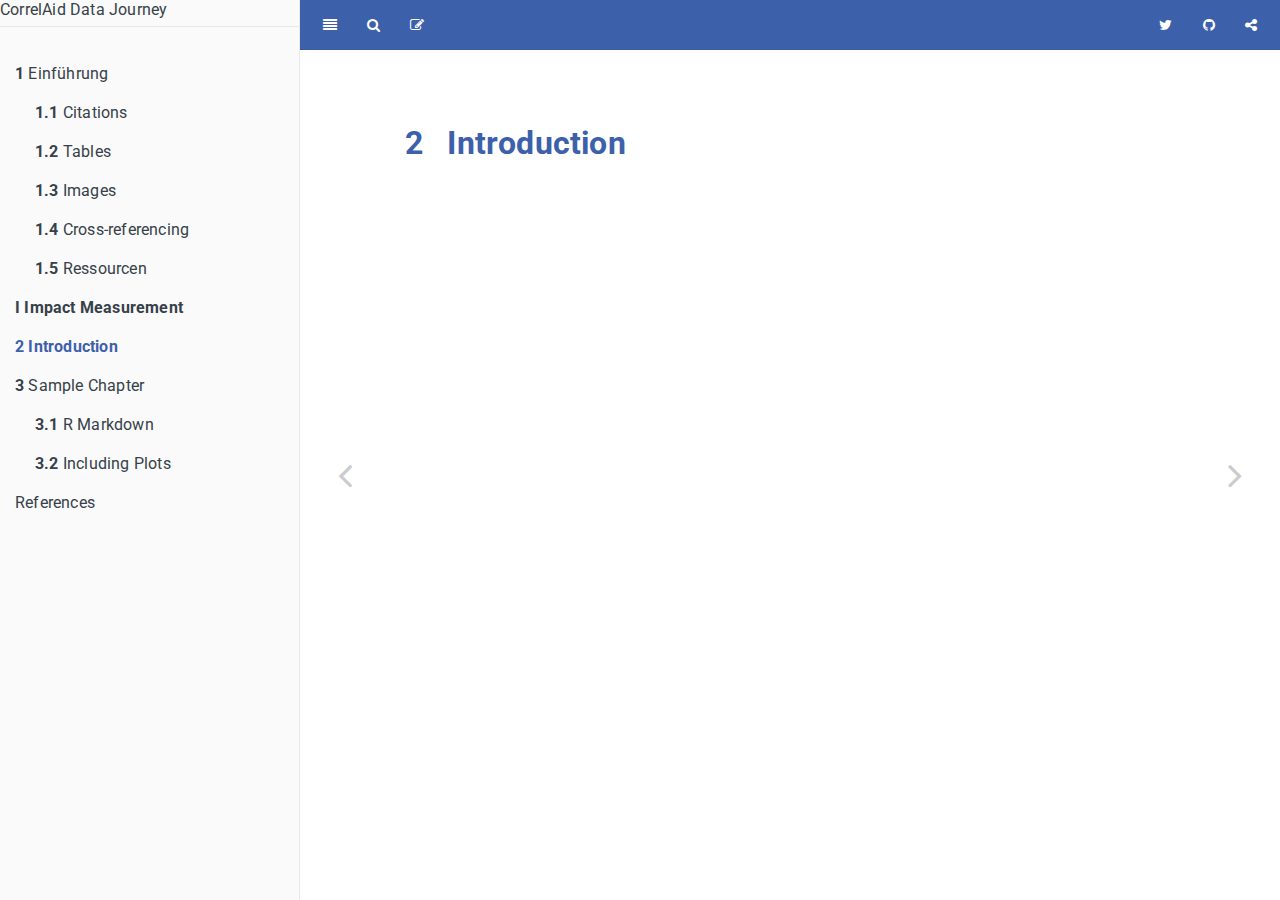
<file: _book/impact-measurement.html>
<!DOCTYPE html>
<html lang="" xml:lang="">
<head>

  <meta charset="utf-8" />
  <meta http-equiv="X-UA-Compatible" content="IE=edge" />
  <title>2 Introduction | CorrelAid Data Journey</title>
  <meta name="description" content="A guide to authoring books with R Markdown, including how to generate figures and tables, and insert cross-references, citations, HTML widgets, and Shiny apps in R Markdown. The book can be exported to HTML, PDF, and e-books (e.g. EPUB). The book style is customizable. You can easily write and preview the book in RStudio IDE or other editors, and host the book wherever you want (e.g. bookdown.org)." />
  <meta name="generator" content="bookdown 0.19 and GitBook 2.6.7" />

  <meta property="og:title" content="2 Introduction | CorrelAid Data Journey" />
  <meta property="og:type" content="book" />
  
  <meta property="og:image" content="resources/images/logo.png" />
  <meta property="og:description" content="A guide to authoring books with R Markdown, including how to generate figures and tables, and insert cross-references, citations, HTML widgets, and Shiny apps in R Markdown. The book can be exported to HTML, PDF, and e-books (e.g. EPUB). The book style is customizable. You can easily write and preview the book in RStudio IDE or other editors, and host the book wherever you want (e.g. bookdown.org)." />
  

  <meta name="twitter:card" content="summary" />
  <meta name="twitter:title" content="2 Introduction | CorrelAid Data Journey" />
  
  <meta name="twitter:description" content="A guide to authoring books with R Markdown, including how to generate figures and tables, and insert cross-references, citations, HTML widgets, and Shiny apps in R Markdown. The book can be exported to HTML, PDF, and e-books (e.g. EPUB). The book style is customizable. You can easily write and preview the book in RStudio IDE or other editors, and host the book wherever you want (e.g. bookdown.org)." />
  <meta name="twitter:image" content="resources/images/logo.png" />

<meta name="author" content="CorrelAid Core Team" />


<meta name="date" content="2020-06-15" />

  <meta name="viewport" content="width=device-width, initial-scale=1" />
  <meta name="apple-mobile-web-app-capable" content="yes" />
  <meta name="apple-mobile-web-app-status-bar-style" content="black" />
  
  <link rel="shortcut icon" href="resources/images/favicon.ico" type="image/x-icon" />
<link rel="prev" href="intro.html"/>
<link rel="next" href="sample-chapter.html"/>
<script src="libs/header-attrs-2.1/header-attrs.js"></script>
<script src="libs/jquery-2.2.3/jquery.min.js"></script>
<link href="libs/gitbook-2.6.7/css/style.css" rel="stylesheet" />
<link href="libs/gitbook-2.6.7/css/plugin-table.css" rel="stylesheet" />
<link href="libs/gitbook-2.6.7/css/plugin-bookdown.css" rel="stylesheet" />
<link href="libs/gitbook-2.6.7/css/plugin-highlight.css" rel="stylesheet" />
<link href="libs/gitbook-2.6.7/css/plugin-search.css" rel="stylesheet" />
<link href="libs/gitbook-2.6.7/css/plugin-fontsettings.css" rel="stylesheet" />
<link href="libs/gitbook-2.6.7/css/plugin-clipboard.css" rel="stylesheet" />









<script src="libs/kePrint-0.0.1/kePrint.js"></script>


<style type="text/css">
pre > code.sourceCode { white-space: pre; position: relative; }
pre > code.sourceCode > span { display: inline-block; line-height: 1.25; }
pre > code.sourceCode > span:empty { height: 1.2em; }
code.sourceCode > span { color: inherit; text-decoration: inherit; }
pre.sourceCode { margin: 0; }
@media screen {
div.sourceCode { overflow: auto; }
}
@media print {
pre > code.sourceCode { white-space: pre-wrap; }
pre > code.sourceCode > span { text-indent: -5em; padding-left: 5em; }
}
pre.numberSource code
  { counter-reset: source-line 0; }
pre.numberSource code > span
  { position: relative; left: -4em; counter-increment: source-line; }
pre.numberSource code > span > a:first-child::before
  { content: counter(source-line);
    position: relative; left: -1em; text-align: right; vertical-align: baseline;
    border: none; display: inline-block;
    -webkit-touch-callout: none; -webkit-user-select: none;
    -khtml-user-select: none; -moz-user-select: none;
    -ms-user-select: none; user-select: none;
    padding: 0 4px; width: 4em;
    color: #aaaaaa;
  }
pre.numberSource { margin-left: 3em; border-left: 1px solid #aaaaaa;  padding-left: 4px; }
div.sourceCode
  {   }
@media screen {
pre > code.sourceCode > span > a:first-child::before { text-decoration: underline; }
}
code span.al { color: #ff0000; font-weight: bold; } /* Alert */
code span.an { color: #60a0b0; font-weight: bold; font-style: italic; } /* Annotation */
code span.at { color: #7d9029; } /* Attribute */
code span.bn { color: #40a070; } /* BaseN */
code span.bu { } /* BuiltIn */
code span.cf { color: #007020; font-weight: bold; } /* ControlFlow */
code span.ch { color: #4070a0; } /* Char */
code span.cn { color: #880000; } /* Constant */
code span.co { color: #60a0b0; font-style: italic; } /* Comment */
code span.cv { color: #60a0b0; font-weight: bold; font-style: italic; } /* CommentVar */
code span.do { color: #ba2121; font-style: italic; } /* Documentation */
code span.dt { color: #902000; } /* DataType */
code span.dv { color: #40a070; } /* DecVal */
code span.er { color: #ff0000; font-weight: bold; } /* Error */
code span.ex { } /* Extension */
code span.fl { color: #40a070; } /* Float */
code span.fu { color: #06287e; } /* Function */
code span.im { } /* Import */
code span.in { color: #60a0b0; font-weight: bold; font-style: italic; } /* Information */
code span.kw { color: #007020; font-weight: bold; } /* Keyword */
code span.op { color: #666666; } /* Operator */
code span.ot { color: #007020; } /* Other */
code span.pp { color: #bc7a00; } /* Preprocessor */
code span.sc { color: #4070a0; } /* SpecialChar */
code span.ss { color: #bb6688; } /* SpecialString */
code span.st { color: #4070a0; } /* String */
code span.va { color: #19177c; } /* Variable */
code span.vs { color: #4070a0; } /* VerbatimString */
code span.wa { color: #60a0b0; font-weight: bold; font-style: italic; } /* Warning */
</style>

<link rel="stylesheet" href="style.css" type="text/css" />
</head>

<body>



  <div class="book without-animation with-summary font-size-2 font-family-1" data-basepath=".">

    <div class="book-summary">
      <nav role="navigation">

<ul class="summary">
<li>CorrelAid Data Journey </li>
<li class="divider"></li>
<li><a href="index.html#section"></a></li>
<li class="chapter" data-level="1" data-path="intro.html"><a href="intro.html"><i class="fa fa-check"></i><b>1</b> Einführung</a>
<ul>
<li class="chapter" data-level="1.1" data-path="intro.html"><a href="intro.html#citations"><i class="fa fa-check"></i><b>1.1</b> Citations</a></li>
<li class="chapter" data-level="1.2" data-path="intro.html"><a href="intro.html#tables"><i class="fa fa-check"></i><b>1.2</b> Tables</a>
<ul>
<li class="chapter" data-level="1.2.1" data-path="intro.html"><a href="intro.html#kable"><i class="fa fa-check"></i><b>1.2.1</b> kable</a></li>
<li class="chapter" data-level="1.2.2" data-path="intro.html"><a href="intro.html#gt"><i class="fa fa-check"></i><b>1.2.2</b> gt</a></li>
</ul></li>
<li class="chapter" data-level="1.3" data-path="intro.html"><a href="intro.html#images"><i class="fa fa-check"></i><b>1.3</b> Images </a></li>
<li class="chapter" data-level="1.4" data-path="intro.html"><a href="intro.html#crossref"><i class="fa fa-check"></i><b>1.4</b> Cross-referencing</a></li>
<li class="chapter" data-level="1.5" data-path="intro.html"><a href="intro.html#ressourcen"><i class="fa fa-check"></i><b>1.5</b> Ressourcen</a></li>
</ul></li>
<li class="part"><span><b>I Impact Measurement</b></span></li>
<li class="chapter" data-level="2" data-path="impact-measurement.html"><a href="impact-measurement.html"><i class="fa fa-check"></i><b>2</b> Introduction</a></li>
<li class="chapter" data-level="3" data-path="sample-chapter.html"><a href="sample-chapter.html"><i class="fa fa-check"></i><b>3</b> Sample Chapter</a>
<ul>
<li class="chapter" data-level="3.1" data-path="sample-chapter.html"><a href="sample-chapter.html#rmarkdown"><i class="fa fa-check"></i><b>3.1</b> R Markdown</a></li>
<li class="chapter" data-level="3.2" data-path="sample-chapter.html"><a href="sample-chapter.html#including-plots"><i class="fa fa-check"></i><b>3.2</b> Including Plots</a></li>
</ul></li>
<li class="chapter" data-level="" data-path="references.html"><a href="references.html"><i class="fa fa-check"></i>References</a></li>
</ul>

      </nav>
    </div>

    <div class="book-body">
      <div class="body-inner">
        <div class="book-header" role="navigation">
          <h1>
            <i class="fa fa-circle-o-notch fa-spin"></i><a href="./">CorrelAid Data Journey</a>
          </h1>
        </div>

        <div class="page-wrapper" tabindex="-1" role="main">
          <div class="page-inner">

            <section class="normal" id="section-">
<div id="impact-measurement" class="section level1" number="2">
<h1><span class="header-section-number">2</span> Introduction</h1>

</div>
            </section>

          </div>
        </div>
      </div>
<a href="intro.html" class="navigation navigation-prev " aria-label="Previous page"><i class="fa fa-angle-left"></i></a>
<a href="sample-chapter.html" class="navigation navigation-next " aria-label="Next page"><i class="fa fa-angle-right"></i></a>
    </div>
  </div>
<script src="libs/gitbook-2.6.7/js/app.min.js"></script>
<script src="libs/gitbook-2.6.7/js/lunr.js"></script>
<script src="libs/gitbook-2.6.7/js/clipboard.min.js"></script>
<script src="libs/gitbook-2.6.7/js/plugin-search.js"></script>
<script src="libs/gitbook-2.6.7/js/plugin-sharing.js"></script>
<script src="libs/gitbook-2.6.7/js/plugin-fontsettings.js"></script>
<script src="libs/gitbook-2.6.7/js/plugin-bookdown.js"></script>
<script src="libs/gitbook-2.6.7/js/jquery.highlight.js"></script>
<script src="libs/gitbook-2.6.7/js/plugin-clipboard.js"></script>
<script>
gitbook.require(["gitbook"], function(gitbook) {
gitbook.start({
"sharing": {
"github": true,
"facebook": false,
"twitter": true,
"linkedin": false,
"weibo": false,
"instapaper": false,
"vk": false,
"all": ["facebook", "twitter", "linkedin", "weibo", "instapaper"]
},
"fontsettings": false,
"edit": {
"link": "https://github.com/rstudio/bookdown-demo/edit/master/01-impact-measurement.Rmd",
"text": "Edit"
},
"history": {
"link": null,
"text": null
},
"view": {
"link": null,
"text": null
},
"download": {},
"toc": {
"collapse": "subsection"
},
"info": false
});
});
</script>

</body>

</html>
</file>
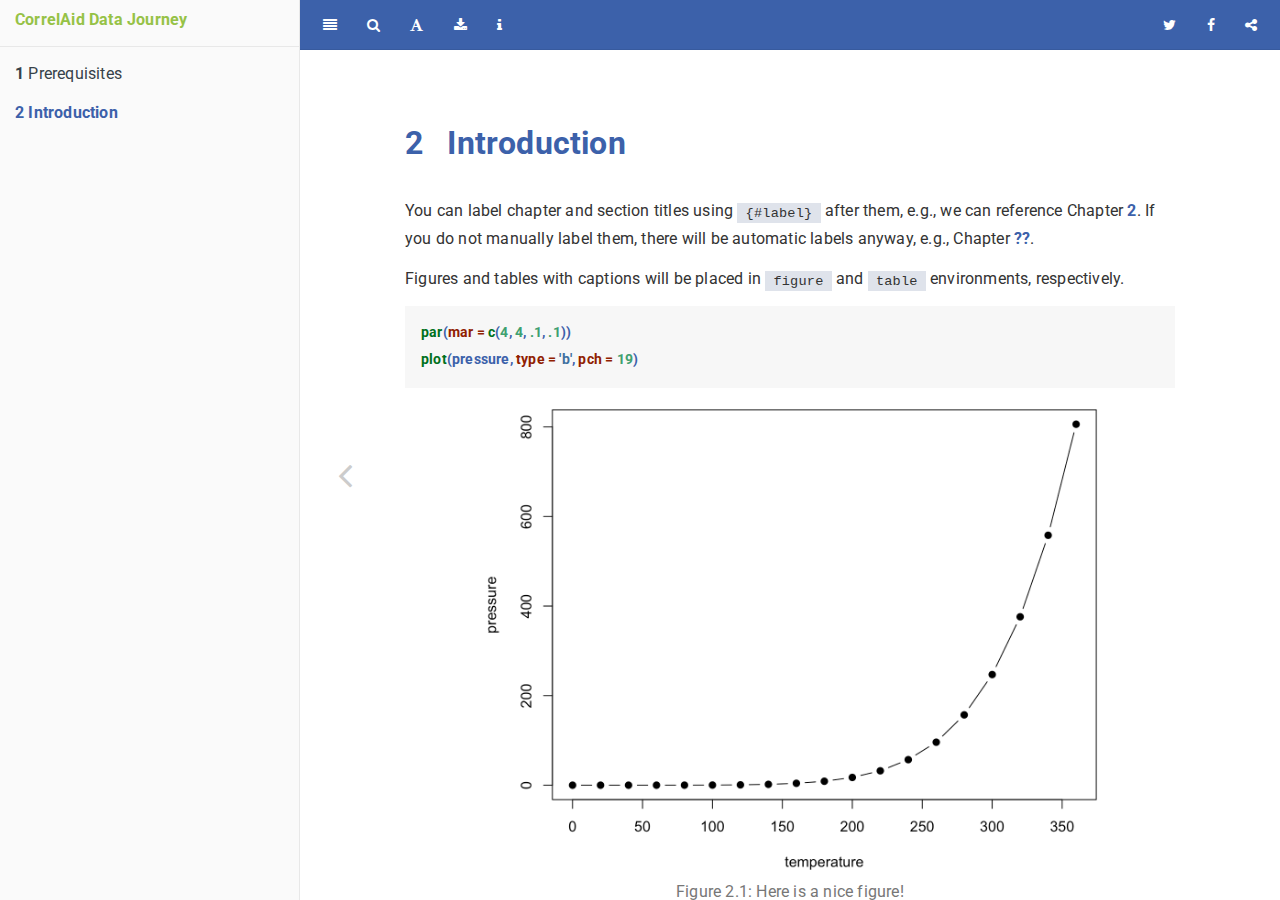
<file: _book/intro.html>
<!DOCTYPE html>
<html lang="" xml:lang="">
<head>

  <meta charset="utf-8" />
  <meta http-equiv="X-UA-Compatible" content="IE=edge" />
  <title>2 Introduction | correlaid-data-journey.utf8</title>
  <meta name="description" content="" />
  <meta name="generator" content="bookdown 0.19 and GitBook 2.6.7" />

  <meta property="og:title" content="2 Introduction | correlaid-data-journey.utf8" />
  <meta property="og:type" content="book" />
  
  
  
  

  <meta name="twitter:card" content="summary" />
  <meta name="twitter:title" content="2 Introduction | correlaid-data-journey.utf8" />
  
  
  

<meta name="author" content="Yihui Xie" />


<meta name="date" content="2020-06-09" />

  <meta name="viewport" content="width=device-width, initial-scale=1" />
  <meta name="apple-mobile-web-app-capable" content="yes" />
  <meta name="apple-mobile-web-app-status-bar-style" content="black" />
  
  
<link rel="prev" href="index.html"/>

<script src="libs/jquery-2.2.3/jquery.min.js"></script>
<link href="libs/gitbook-2.6.7/css/style.css" rel="stylesheet" />
<link href="libs/gitbook-2.6.7/css/plugin-table.css" rel="stylesheet" />
<link href="libs/gitbook-2.6.7/css/plugin-bookdown.css" rel="stylesheet" />
<link href="libs/gitbook-2.6.7/css/plugin-highlight.css" rel="stylesheet" />
<link href="libs/gitbook-2.6.7/css/plugin-search.css" rel="stylesheet" />
<link href="libs/gitbook-2.6.7/css/plugin-fontsettings.css" rel="stylesheet" />
<link href="libs/gitbook-2.6.7/css/plugin-clipboard.css" rel="stylesheet" />











<style type="text/css">
a.sourceLine { display: inline-block; line-height: 1.25; }
a.sourceLine { pointer-events: none; color: inherit; text-decoration: inherit; }
a.sourceLine:empty { height: 1.2em; }
.sourceCode { overflow: visible; }
code.sourceCode { white-space: pre; position: relative; }
pre.sourceCode { margin: 0; }
@media screen {
div.sourceCode { overflow: auto; }
}
@media print {
code.sourceCode { white-space: pre-wrap; }
a.sourceLine { text-indent: -1em; padding-left: 1em; }
}
pre.numberSource a.sourceLine
  { position: relative; left: -4em; }
pre.numberSource a.sourceLine::before
  { content: attr(data-line-number);
    position: relative; left: -1em; text-align: right; vertical-align: baseline;
    border: none; pointer-events: all; display: inline-block;
    -webkit-touch-callout: none; -webkit-user-select: none;
    -khtml-user-select: none; -moz-user-select: none;
    -ms-user-select: none; user-select: none;
    padding: 0 4px; width: 4em;
    color: #aaaaaa;
  }
pre.numberSource { margin-left: 3em; border-left: 1px solid #aaaaaa;  padding-left: 4px; }
div.sourceCode
  {  }
@media screen {
a.sourceLine::before { text-decoration: underline; }
}
code span.al { color: #ff0000; font-weight: bold; } /* Alert */
code span.an { color: #60a0b0; font-weight: bold; font-style: italic; } /* Annotation */
code span.at { color: #7d9029; } /* Attribute */
code span.bn { color: #40a070; } /* BaseN */
code span.bu { } /* BuiltIn */
code span.cf { color: #007020; font-weight: bold; } /* ControlFlow */
code span.ch { color: #4070a0; } /* Char */
code span.cn { color: #880000; } /* Constant */
code span.co { color: #60a0b0; font-style: italic; } /* Comment */
code span.cv { color: #60a0b0; font-weight: bold; font-style: italic; } /* CommentVar */
code span.do { color: #ba2121; font-style: italic; } /* Documentation */
code span.dt { color: #902000; } /* DataType */
code span.dv { color: #40a070; } /* DecVal */
code span.er { color: #ff0000; font-weight: bold; } /* Error */
code span.ex { } /* Extension */
code span.fl { color: #40a070; } /* Float */
code span.fu { color: #06287e; } /* Function */
code span.im { } /* Import */
code span.in { color: #60a0b0; font-weight: bold; font-style: italic; } /* Information */
code span.kw { color: #007020; font-weight: bold; } /* Keyword */
code span.op { color: #666666; } /* Operator */
code span.ot { color: #007020; } /* Other */
code span.pp { color: #bc7a00; } /* Preprocessor */
code span.sc { color: #4070a0; } /* SpecialChar */
code span.ss { color: #bb6688; } /* SpecialString */
code span.st { color: #4070a0; } /* String */
code span.va { color: #19177c; } /* Variable */
code span.vs { color: #4070a0; } /* VerbatimString */
code span.wa { color: #60a0b0; font-weight: bold; font-style: italic; } /* Warning */
</style>

<link rel="stylesheet" href="style.css" type="text/css" />
</head>

<body>



  <div class="book without-animation with-summary font-size-2 font-family-1" data-basepath=".">

    <div class="book-summary">
      <nav role="navigation">

<ul class="summary">
<li><a href="./">CorrelAid Data Journey</a></li>

<li class="divider"></li>
<li class="chapter" data-level="1" data-path="index.html"><a href="index.html"><i class="fa fa-check"></i><b>1</b> Prerequisites</a></li>
<li class="chapter" data-level="2" data-path="intro.html"><a href="intro.html"><i class="fa fa-check"></i><b>2</b> Introduction</a></li>
</ul>

      </nav>
    </div>

    <div class="book-body">
      <div class="body-inner">
        <div class="book-header" role="navigation">
          <h1>
            <i class="fa fa-circle-o-notch fa-spin"></i><a href="./"></a>
          </h1>
        </div>

        <div class="page-wrapper" tabindex="-1" role="main">
          <div class="page-inner">

            <section class="normal" id="section-">
<div id="intro" class="section level1">
<h1><span class="header-section-number">2</span> Introduction</h1>
<p>You can label chapter and section titles using <code>{#label}</code> after them, e.g., we can reference Chapter <a href="intro.html#intro">2</a>. If you do not manually label them, there will be automatic labels anyway, e.g., Chapter <a href="#methods"><strong>??</strong></a>.</p>
<p>Figures and tables with captions will be placed in <code>figure</code> and <code>table</code> environments, respectively.</p>
<div class="sourceCode" id="cb1"><pre class="sourceCode r"><code class="sourceCode r"><a class="sourceLine" id="cb1-1" data-line-number="1"><span class="kw">par</span>(<span class="dt">mar =</span> <span class="kw">c</span>(<span class="dv">4</span>, <span class="dv">4</span>, <span class="fl">.1</span>, <span class="fl">.1</span>))</a>
<a class="sourceLine" id="cb1-2" data-line-number="2"><span class="kw">plot</span>(pressure, <span class="dt">type =</span> <span class="st">&#39;b&#39;</span>, <span class="dt">pch =</span> <span class="dv">19</span>)</a></code></pre></div>
<div class="figure" style="text-align: center"><span id="fig:nice-fig"></span>
<img src="correlaid-data-journey_files/figure-html/nice-fig-1.png" alt="Here is a nice figure!" width="80%" />
<p class="caption">
Figure 2.1: Here is a nice figure!
</p>
</div>
<p>Reference a figure by its code chunk label with the <code>fig:</code> prefix, e.g., see Figure <a href="intro.html#fig:nice-fig">2.1</a>. Similarly, you can reference tables generated from <code>knitr::kable()</code>, e.g., see Table <a href="intro.html#tab:nice-tab">2.1</a>.</p>
<div class="sourceCode" id="cb2"><pre class="sourceCode r"><code class="sourceCode r"><a class="sourceLine" id="cb2-1" data-line-number="1">knitr<span class="op">::</span><span class="kw">kable</span>(</a>
<a class="sourceLine" id="cb2-2" data-line-number="2">  <span class="kw">head</span>(iris, <span class="dv">20</span>), <span class="dt">caption =</span> <span class="st">&#39;Here is a nice table!&#39;</span>,</a>
<a class="sourceLine" id="cb2-3" data-line-number="3">  <span class="dt">booktabs =</span> <span class="ot">TRUE</span></a>
<a class="sourceLine" id="cb2-4" data-line-number="4">)</a></code></pre></div>
<table>
<caption><span id="tab:nice-tab">Table 2.1: </span>Here is a nice table!</caption>
<thead>
<tr class="header">
<th align="right">Sepal.Length</th>
<th align="right">Sepal.Width</th>
<th align="right">Petal.Length</th>
<th align="right">Petal.Width</th>
<th align="left">Species</th>
</tr>
</thead>
<tbody>
<tr class="odd">
<td align="right">5.1</td>
<td align="right">3.5</td>
<td align="right">1.4</td>
<td align="right">0.2</td>
<td align="left">setosa</td>
</tr>
<tr class="even">
<td align="right">4.9</td>
<td align="right">3.0</td>
<td align="right">1.4</td>
<td align="right">0.2</td>
<td align="left">setosa</td>
</tr>
<tr class="odd">
<td align="right">4.7</td>
<td align="right">3.2</td>
<td align="right">1.3</td>
<td align="right">0.2</td>
<td align="left">setosa</td>
</tr>
<tr class="even">
<td align="right">4.6</td>
<td align="right">3.1</td>
<td align="right">1.5</td>
<td align="right">0.2</td>
<td align="left">setosa</td>
</tr>
<tr class="odd">
<td align="right">5.0</td>
<td align="right">3.6</td>
<td align="right">1.4</td>
<td align="right">0.2</td>
<td align="left">setosa</td>
</tr>
<tr class="even">
<td align="right">5.4</td>
<td align="right">3.9</td>
<td align="right">1.7</td>
<td align="right">0.4</td>
<td align="left">setosa</td>
</tr>
<tr class="odd">
<td align="right">4.6</td>
<td align="right">3.4</td>
<td align="right">1.4</td>
<td align="right">0.3</td>
<td align="left">setosa</td>
</tr>
<tr class="even">
<td align="right">5.0</td>
<td align="right">3.4</td>
<td align="right">1.5</td>
<td align="right">0.2</td>
<td align="left">setosa</td>
</tr>
<tr class="odd">
<td align="right">4.4</td>
<td align="right">2.9</td>
<td align="right">1.4</td>
<td align="right">0.2</td>
<td align="left">setosa</td>
</tr>
<tr class="even">
<td align="right">4.9</td>
<td align="right">3.1</td>
<td align="right">1.5</td>
<td align="right">0.1</td>
<td align="left">setosa</td>
</tr>
<tr class="odd">
<td align="right">5.4</td>
<td align="right">3.7</td>
<td align="right">1.5</td>
<td align="right">0.2</td>
<td align="left">setosa</td>
</tr>
<tr class="even">
<td align="right">4.8</td>
<td align="right">3.4</td>
<td align="right">1.6</td>
<td align="right">0.2</td>
<td align="left">setosa</td>
</tr>
<tr class="odd">
<td align="right">4.8</td>
<td align="right">3.0</td>
<td align="right">1.4</td>
<td align="right">0.1</td>
<td align="left">setosa</td>
</tr>
<tr class="even">
<td align="right">4.3</td>
<td align="right">3.0</td>
<td align="right">1.1</td>
<td align="right">0.1</td>
<td align="left">setosa</td>
</tr>
<tr class="odd">
<td align="right">5.8</td>
<td align="right">4.0</td>
<td align="right">1.2</td>
<td align="right">0.2</td>
<td align="left">setosa</td>
</tr>
<tr class="even">
<td align="right">5.7</td>
<td align="right">4.4</td>
<td align="right">1.5</td>
<td align="right">0.4</td>
<td align="left">setosa</td>
</tr>
<tr class="odd">
<td align="right">5.4</td>
<td align="right">3.9</td>
<td align="right">1.3</td>
<td align="right">0.4</td>
<td align="left">setosa</td>
</tr>
<tr class="even">
<td align="right">5.1</td>
<td align="right">3.5</td>
<td align="right">1.4</td>
<td align="right">0.3</td>
<td align="left">setosa</td>
</tr>
<tr class="odd">
<td align="right">5.7</td>
<td align="right">3.8</td>
<td align="right">1.7</td>
<td align="right">0.3</td>
<td align="left">setosa</td>
</tr>
<tr class="even">
<td align="right">5.1</td>
<td align="right">3.8</td>
<td align="right">1.5</td>
<td align="right">0.3</td>
<td align="left">setosa</td>
</tr>
</tbody>
</table>
<p>You can write citations, too. For example, we are using the <strong>bookdown</strong> package <span class="citation">(<span class="citeproc-not-found" data-reference-id="R-bookdown"><strong>???</strong></span>)</span> in this sample book, which was built on top of R Markdown and <strong>knitr</strong> <span class="citation">(Xie <a href="#ref-xie2015">2015</a>)</span>.</p>

<div id="refs" class="references">
<div>
<p>Xie, Yihui. 2015. <em>Dynamic Documents with R and Knitr</em>. 2nd ed. Boca Raton, Florida: Chapman; Hall/CRC. <a href="http://yihui.name/knitr/">http://yihui.name/knitr/</a>.</p>
</div>
</div>
</div>
<h3>References</h3>
<div id="refs" class="references">
<div id="ref-xie2015">
<p>Xie, Yihui. 2015. <em>Dynamic Documents with R and Knitr</em>. 2nd ed. Boca Raton, Florida: Chapman; Hall/CRC. <a href="http://yihui.name/knitr/">http://yihui.name/knitr/</a>.</p>
</div>
</div>
            </section>

          </div>
        </div>
      </div>
<a href="index.html" class="navigation navigation-prev navigation-unique" aria-label="Previous page"><i class="fa fa-angle-left"></i></a>

    </div>
  </div>
<script src="libs/gitbook-2.6.7/js/app.min.js"></script>
<script src="libs/gitbook-2.6.7/js/lunr.js"></script>
<script src="libs/gitbook-2.6.7/js/clipboard.min.js"></script>
<script src="libs/gitbook-2.6.7/js/plugin-search.js"></script>
<script src="libs/gitbook-2.6.7/js/plugin-sharing.js"></script>
<script src="libs/gitbook-2.6.7/js/plugin-fontsettings.js"></script>
<script src="libs/gitbook-2.6.7/js/plugin-bookdown.js"></script>
<script src="libs/gitbook-2.6.7/js/jquery.highlight.js"></script>
<script src="libs/gitbook-2.6.7/js/plugin-clipboard.js"></script>
<script>
gitbook.require(["gitbook"], function(gitbook) {
gitbook.start({
"sharing": {
"github": false,
"facebook": true,
"twitter": true,
"linkedin": false,
"weibo": false,
"instapaper": false,
"vk": false,
"all": ["facebook", "twitter", "linkedin", "weibo", "instapaper"]
},
"fontsettings": {
"theme": "white",
"family": "sans",
"size": 2
},
"edit": {
"link": null,
"text": null
},
"history": {
"link": null,
"text": null
},
"view": {
"link": null,
"text": null
},
"download": ["correlaid-data-journey.pdf", "correlaid-data-journey.epub"],
"toc": {
"collapse": "subsection",
"edit": "https://github.com/rstudio/bookdown-demo/edit/master/%s"
}
});
});
</script>

</body>

</html>
</file>
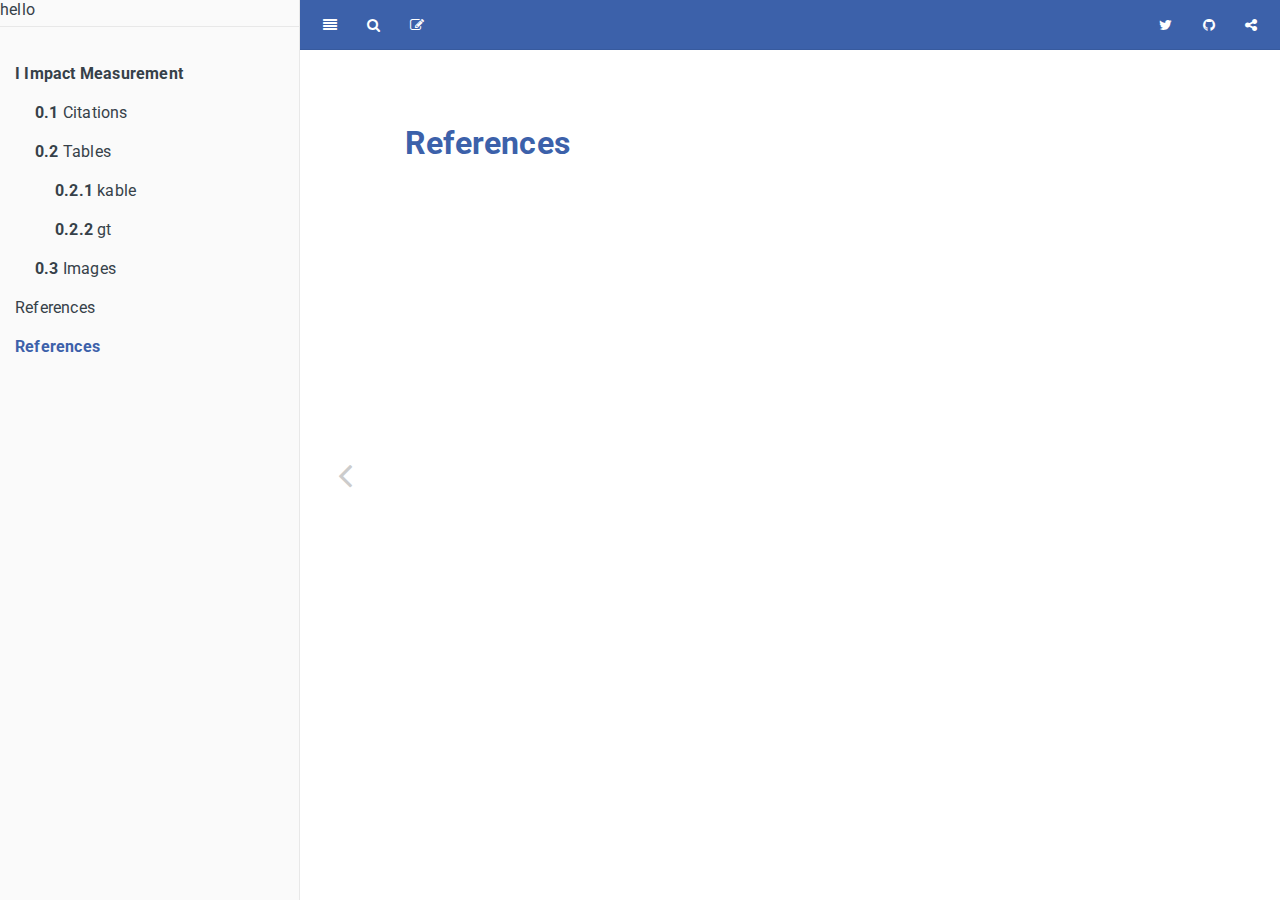
<file: _book/references-1.html>
<!DOCTYPE html>
<html lang="" xml:lang="">
<head>

  <meta charset="utf-8" />
  <meta http-equiv="X-UA-Compatible" content="IE=edge" />
  <title>References | CorrelAid Data Journey</title>
  <meta name="description" content="A guide to authoring books with R Markdown, including how to generate figures and tables, and insert cross-references, citations, HTML widgets, and Shiny apps in R Markdown. The book can be exported to HTML, PDF, and e-books (e.g. EPUB). The book style is customizable. You can easily write and preview the book in RStudio IDE or other editors, and host the book wherever you want (e.g. bookdown.org)." />
  <meta name="generator" content="bookdown 0.19 and GitBook 2.6.7" />

  <meta property="og:title" content="References | CorrelAid Data Journey" />
  <meta property="og:type" content="book" />
  
  <meta property="og:image" content="resources/images/logo.png" />
  <meta property="og:description" content="A guide to authoring books with R Markdown, including how to generate figures and tables, and insert cross-references, citations, HTML widgets, and Shiny apps in R Markdown. The book can be exported to HTML, PDF, and e-books (e.g. EPUB). The book style is customizable. You can easily write and preview the book in RStudio IDE or other editors, and host the book wherever you want (e.g. bookdown.org)." />
  

  <meta name="twitter:card" content="summary" />
  <meta name="twitter:title" content="References | CorrelAid Data Journey" />
  
  <meta name="twitter:description" content="A guide to authoring books with R Markdown, including how to generate figures and tables, and insert cross-references, citations, HTML widgets, and Shiny apps in R Markdown. The book can be exported to HTML, PDF, and e-books (e.g. EPUB). The book style is customizable. You can easily write and preview the book in RStudio IDE or other editors, and host the book wherever you want (e.g. bookdown.org)." />
  <meta name="twitter:image" content="resources/images/logo.png" />

<meta name="author" content="CorrelAid Core Team" />


<meta name="date" content="2020-06-10" />

  <meta name="viewport" content="width=device-width, initial-scale=1" />
  <meta name="apple-mobile-web-app-capable" content="yes" />
  <meta name="apple-mobile-web-app-status-bar-style" content="black" />
  
  <link rel="shortcut icon" href="resources/images/favicon.ico" type="image/x-icon" />
<link rel="prev" href="references.html"/>

<script src="libs/jquery-2.2.3/jquery.min.js"></script>
<link href="libs/gitbook-2.6.7/css/style.css" rel="stylesheet" />
<link href="libs/gitbook-2.6.7/css/plugin-table.css" rel="stylesheet" />
<link href="libs/gitbook-2.6.7/css/plugin-bookdown.css" rel="stylesheet" />
<link href="libs/gitbook-2.6.7/css/plugin-highlight.css" rel="stylesheet" />
<link href="libs/gitbook-2.6.7/css/plugin-search.css" rel="stylesheet" />
<link href="libs/gitbook-2.6.7/css/plugin-fontsettings.css" rel="stylesheet" />
<link href="libs/gitbook-2.6.7/css/plugin-clipboard.css" rel="stylesheet" />












<link rel="stylesheet" href="style.css" type="text/css" />
</head>

<body>



  <div class="book without-animation with-summary font-size-2 font-family-1" data-basepath=".">

    <div class="book-summary">
      <nav role="navigation">

<ul class="summary">
<li>hello </li>
<li class="divider"></li>
<li><a href="index.html#section"></a></li>
<li class="part"><span><b>I Impact Measurement</b></span><ul>
<li class="chapter" data-level="0.1" data-path="index.html"><a href="index.html"><i class="fa fa-check"></i><b>0.1</b> Citations</a></li>
<li class="chapter" data-level="0.2" data-path="index.html"><a href="index.html#tables"><i class="fa fa-check"></i><b>0.2</b> Tables</a><ul>
<li class="chapter" data-level="0.2.1" data-path="index.html"><a href="index.html#kable"><i class="fa fa-check"></i><b>0.2.1</b> kable</a></li>
<li class="chapter" data-level="0.2.2" data-path="index.html"><a href="index.html#gt"><i class="fa fa-check"></i><b>0.2.2</b> gt</a></li>
</ul></li>
<li class="chapter" data-level="0.3" data-path="index.html"><a href="index.html#images"><i class="fa fa-check"></i><b>0.3</b> Images</a></li>
</ul></li>
<li class="chapter" data-level="" data-path="references.html"><a href="references.html"><i class="fa fa-check"></i>References</a></li>
<li class="chapter" data-level="" data-path="references-1.html"><a href="references-1.html"><i class="fa fa-check"></i>References</a></li>
</ul>

      </nav>
    </div>

    <div class="book-body">
      <div class="body-inner">
        <div class="book-header" role="navigation">
          <h1>
            <i class="fa fa-circle-o-notch fa-spin"></i><a href="./">CorrelAid Data Journey</a>
          </h1>
        </div>

        <div class="page-wrapper" tabindex="-1" role="main">
          <div class="page-inner">

            <section class="normal" id="section-">
<div id="references-1" class="section level1 unnumbered">
<h1>References</h1>

</div>
            </section>

          </div>
        </div>
      </div>
<a href="references.html" class="navigation navigation-prev navigation-unique" aria-label="Previous page"><i class="fa fa-angle-left"></i></a>

    </div>
  </div>
<script src="libs/gitbook-2.6.7/js/app.min.js"></script>
<script src="libs/gitbook-2.6.7/js/lunr.js"></script>
<script src="libs/gitbook-2.6.7/js/clipboard.min.js"></script>
<script src="libs/gitbook-2.6.7/js/plugin-search.js"></script>
<script src="libs/gitbook-2.6.7/js/plugin-sharing.js"></script>
<script src="libs/gitbook-2.6.7/js/plugin-fontsettings.js"></script>
<script src="libs/gitbook-2.6.7/js/plugin-bookdown.js"></script>
<script src="libs/gitbook-2.6.7/js/jquery.highlight.js"></script>
<script src="libs/gitbook-2.6.7/js/plugin-clipboard.js"></script>
<script>
gitbook.require(["gitbook"], function(gitbook) {
gitbook.start({
"sharing": {
"github": true,
"facebook": false,
"twitter": true,
"linkedin": false,
"weibo": false,
"instapaper": false,
"vk": false,
"all": ["facebook", "twitter", "linkedin", "weibo", "instapaper"]
},
"fontsettings": false,
"edit": {
"link": "https://github.com/rstudio/bookdown-demo/edit/master/06-references.Rmd",
"text": "Edit"
},
"history": {
"link": null,
"text": null
},
"view": {
"link": null,
"text": null
},
"download": {},
"toc": {
"collapse": "subsection"
},
"info": false
});
});
</script>

</body>

</html>
</file>
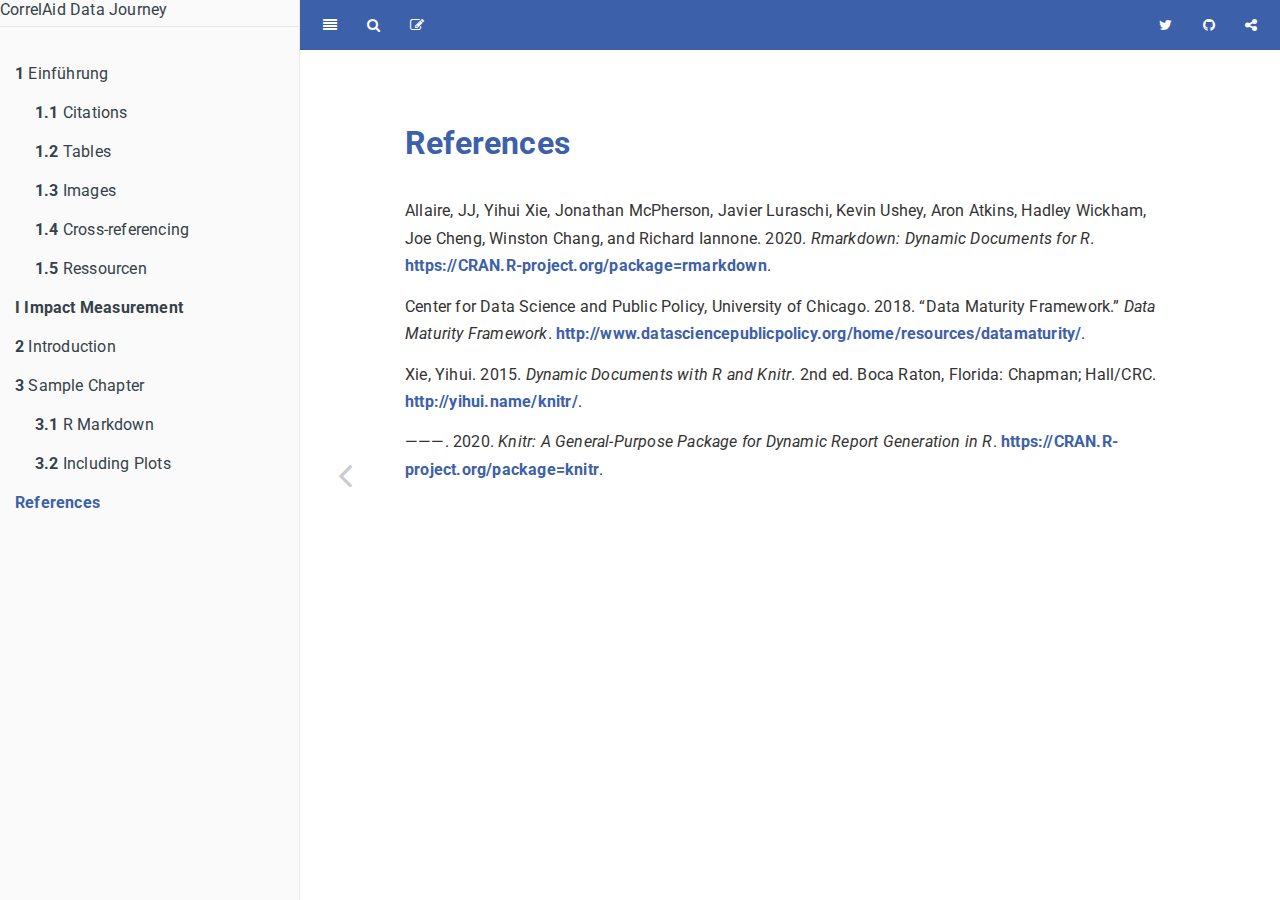
<file: _book/references.html>
<!DOCTYPE html>
<html lang="" xml:lang="">
<head>

  <meta charset="utf-8" />
  <meta http-equiv="X-UA-Compatible" content="IE=edge" />
  <title>References | CorrelAid Data Journey</title>
  <meta name="description" content="A guide to authoring books with R Markdown, including how to generate figures and tables, and insert cross-references, citations, HTML widgets, and Shiny apps in R Markdown. The book can be exported to HTML, PDF, and e-books (e.g. EPUB). The book style is customizable. You can easily write and preview the book in RStudio IDE or other editors, and host the book wherever you want (e.g. bookdown.org)." />
  <meta name="generator" content="bookdown 0.19 and GitBook 2.6.7" />

  <meta property="og:title" content="References | CorrelAid Data Journey" />
  <meta property="og:type" content="book" />
  
  <meta property="og:image" content="resources/images/logo.png" />
  <meta property="og:description" content="A guide to authoring books with R Markdown, including how to generate figures and tables, and insert cross-references, citations, HTML widgets, and Shiny apps in R Markdown. The book can be exported to HTML, PDF, and e-books (e.g. EPUB). The book style is customizable. You can easily write and preview the book in RStudio IDE or other editors, and host the book wherever you want (e.g. bookdown.org)." />
  

  <meta name="twitter:card" content="summary" />
  <meta name="twitter:title" content="References | CorrelAid Data Journey" />
  
  <meta name="twitter:description" content="A guide to authoring books with R Markdown, including how to generate figures and tables, and insert cross-references, citations, HTML widgets, and Shiny apps in R Markdown. The book can be exported to HTML, PDF, and e-books (e.g. EPUB). The book style is customizable. You can easily write and preview the book in RStudio IDE or other editors, and host the book wherever you want (e.g. bookdown.org)." />
  <meta name="twitter:image" content="resources/images/logo.png" />

<meta name="author" content="CorrelAid Core Team" />


<meta name="date" content="2020-06-15" />

  <meta name="viewport" content="width=device-width, initial-scale=1" />
  <meta name="apple-mobile-web-app-capable" content="yes" />
  <meta name="apple-mobile-web-app-status-bar-style" content="black" />
  
  <link rel="shortcut icon" href="resources/images/favicon.ico" type="image/x-icon" />
<link rel="prev" href="sample-chapter.html"/>

<script src="libs/header-attrs-2.1/header-attrs.js"></script>
<script src="libs/jquery-2.2.3/jquery.min.js"></script>
<link href="libs/gitbook-2.6.7/css/style.css" rel="stylesheet" />
<link href="libs/gitbook-2.6.7/css/plugin-table.css" rel="stylesheet" />
<link href="libs/gitbook-2.6.7/css/plugin-bookdown.css" rel="stylesheet" />
<link href="libs/gitbook-2.6.7/css/plugin-highlight.css" rel="stylesheet" />
<link href="libs/gitbook-2.6.7/css/plugin-search.css" rel="stylesheet" />
<link href="libs/gitbook-2.6.7/css/plugin-fontsettings.css" rel="stylesheet" />
<link href="libs/gitbook-2.6.7/css/plugin-clipboard.css" rel="stylesheet" />









<script src="libs/kePrint-0.0.1/kePrint.js"></script>


<style type="text/css">
pre > code.sourceCode { white-space: pre; position: relative; }
pre > code.sourceCode > span { display: inline-block; line-height: 1.25; }
pre > code.sourceCode > span:empty { height: 1.2em; }
code.sourceCode > span { color: inherit; text-decoration: inherit; }
pre.sourceCode { margin: 0; }
@media screen {
div.sourceCode { overflow: auto; }
}
@media print {
pre > code.sourceCode { white-space: pre-wrap; }
pre > code.sourceCode > span { text-indent: -5em; padding-left: 5em; }
}
pre.numberSource code
  { counter-reset: source-line 0; }
pre.numberSource code > span
  { position: relative; left: -4em; counter-increment: source-line; }
pre.numberSource code > span > a:first-child::before
  { content: counter(source-line);
    position: relative; left: -1em; text-align: right; vertical-align: baseline;
    border: none; display: inline-block;
    -webkit-touch-callout: none; -webkit-user-select: none;
    -khtml-user-select: none; -moz-user-select: none;
    -ms-user-select: none; user-select: none;
    padding: 0 4px; width: 4em;
    color: #aaaaaa;
  }
pre.numberSource { margin-left: 3em; border-left: 1px solid #aaaaaa;  padding-left: 4px; }
div.sourceCode
  {   }
@media screen {
pre > code.sourceCode > span > a:first-child::before { text-decoration: underline; }
}
code span.al { color: #ff0000; font-weight: bold; } /* Alert */
code span.an { color: #60a0b0; font-weight: bold; font-style: italic; } /* Annotation */
code span.at { color: #7d9029; } /* Attribute */
code span.bn { color: #40a070; } /* BaseN */
code span.bu { } /* BuiltIn */
code span.cf { color: #007020; font-weight: bold; } /* ControlFlow */
code span.ch { color: #4070a0; } /* Char */
code span.cn { color: #880000; } /* Constant */
code span.co { color: #60a0b0; font-style: italic; } /* Comment */
code span.cv { color: #60a0b0; font-weight: bold; font-style: italic; } /* CommentVar */
code span.do { color: #ba2121; font-style: italic; } /* Documentation */
code span.dt { color: #902000; } /* DataType */
code span.dv { color: #40a070; } /* DecVal */
code span.er { color: #ff0000; font-weight: bold; } /* Error */
code span.ex { } /* Extension */
code span.fl { color: #40a070; } /* Float */
code span.fu { color: #06287e; } /* Function */
code span.im { } /* Import */
code span.in { color: #60a0b0; font-weight: bold; font-style: italic; } /* Information */
code span.kw { color: #007020; font-weight: bold; } /* Keyword */
code span.op { color: #666666; } /* Operator */
code span.ot { color: #007020; } /* Other */
code span.pp { color: #bc7a00; } /* Preprocessor */
code span.sc { color: #4070a0; } /* SpecialChar */
code span.ss { color: #bb6688; } /* SpecialString */
code span.st { color: #4070a0; } /* String */
code span.va { color: #19177c; } /* Variable */
code span.vs { color: #4070a0; } /* VerbatimString */
code span.wa { color: #60a0b0; font-weight: bold; font-style: italic; } /* Warning */
</style>

<link rel="stylesheet" href="style.css" type="text/css" />
</head>

<body>



  <div class="book without-animation with-summary font-size-2 font-family-1" data-basepath=".">

    <div class="book-summary">
      <nav role="navigation">

<ul class="summary">
<li>CorrelAid Data Journey </li>
<li class="divider"></li>
<li><a href="index.html#section"></a></li>
<li class="chapter" data-level="1" data-path="intro.html"><a href="intro.html"><i class="fa fa-check"></i><b>1</b> Einführung</a>
<ul>
<li class="chapter" data-level="1.1" data-path="intro.html"><a href="intro.html#citations"><i class="fa fa-check"></i><b>1.1</b> Citations</a></li>
<li class="chapter" data-level="1.2" data-path="intro.html"><a href="intro.html#tables"><i class="fa fa-check"></i><b>1.2</b> Tables</a>
<ul>
<li class="chapter" data-level="1.2.1" data-path="intro.html"><a href="intro.html#kable"><i class="fa fa-check"></i><b>1.2.1</b> kable</a></li>
<li class="chapter" data-level="1.2.2" data-path="intro.html"><a href="intro.html#gt"><i class="fa fa-check"></i><b>1.2.2</b> gt</a></li>
</ul></li>
<li class="chapter" data-level="1.3" data-path="intro.html"><a href="intro.html#images"><i class="fa fa-check"></i><b>1.3</b> Images </a></li>
<li class="chapter" data-level="1.4" data-path="intro.html"><a href="intro.html#crossref"><i class="fa fa-check"></i><b>1.4</b> Cross-referencing</a></li>
<li class="chapter" data-level="1.5" data-path="intro.html"><a href="intro.html#ressourcen"><i class="fa fa-check"></i><b>1.5</b> Ressourcen</a></li>
</ul></li>
<li class="part"><span><b>I Impact Measurement</b></span></li>
<li class="chapter" data-level="2" data-path="impact-measurement.html"><a href="impact-measurement.html"><i class="fa fa-check"></i><b>2</b> Introduction</a></li>
<li class="chapter" data-level="3" data-path="sample-chapter.html"><a href="sample-chapter.html"><i class="fa fa-check"></i><b>3</b> Sample Chapter</a>
<ul>
<li class="chapter" data-level="3.1" data-path="sample-chapter.html"><a href="sample-chapter.html#rmarkdown"><i class="fa fa-check"></i><b>3.1</b> R Markdown</a></li>
<li class="chapter" data-level="3.2" data-path="sample-chapter.html"><a href="sample-chapter.html#including-plots"><i class="fa fa-check"></i><b>3.2</b> Including Plots</a></li>
</ul></li>
<li class="chapter" data-level="" data-path="references.html"><a href="references.html"><i class="fa fa-check"></i>References</a></li>
</ul>

      </nav>
    </div>

    <div class="book-body">
      <div class="body-inner">
        <div class="book-header" role="navigation">
          <h1>
            <i class="fa fa-circle-o-notch fa-spin"></i><a href="./">CorrelAid Data Journey</a>
          </h1>
        </div>

        <div class="page-wrapper" tabindex="-1" role="main">
          <div class="page-inner">

            <section class="normal" id="section-">
<div id="references" class="section level1 unnumbered" number="">
<h1>References</h1>

<div id="refs" class="references hanging-indent">
<div>
<p>Allaire, JJ, Yihui Xie, Jonathan McPherson, Javier Luraschi, Kevin Ushey, Aron Atkins, Hadley Wickham, Joe Cheng, Winston Chang, and Richard Iannone. 2020. <em>Rmarkdown: Dynamic Documents for R</em>. <a href="https://CRAN.R-project.org/package=rmarkdown">https://CRAN.R-project.org/package=rmarkdown</a>.</p>
</div>
<div>
<p>Center for Data Science and Public Policy, University of Chicago. 2018. “Data Maturity Framework.” <em>Data Maturity Framework</em>. <a href="http://www.datasciencepublicpolicy.org/home/resources/datamaturity/">http://www.datasciencepublicpolicy.org/home/resources/datamaturity/</a>.</p>
</div>
<div>
<p>Xie, Yihui. 2015. <em>Dynamic Documents with R and Knitr</em>. 2nd ed. Boca Raton, Florida: Chapman; Hall/CRC. <a href="http://yihui.name/knitr/">http://yihui.name/knitr/</a>.</p>
</div>
<div>
<p>———. 2020. <em>Knitr: A General-Purpose Package for Dynamic Report Generation in R</em>. <a href="https://CRAN.R-project.org/package=knitr">https://CRAN.R-project.org/package=knitr</a>.</p>
</div>
</div>
</div>
            </section>

          </div>
        </div>
      </div>
<a href="sample-chapter.html" class="navigation navigation-prev navigation-unique" aria-label="Previous page"><i class="fa fa-angle-left"></i></a>

    </div>
  </div>
<script src="libs/gitbook-2.6.7/js/app.min.js"></script>
<script src="libs/gitbook-2.6.7/js/lunr.js"></script>
<script src="libs/gitbook-2.6.7/js/clipboard.min.js"></script>
<script src="libs/gitbook-2.6.7/js/plugin-search.js"></script>
<script src="libs/gitbook-2.6.7/js/plugin-sharing.js"></script>
<script src="libs/gitbook-2.6.7/js/plugin-fontsettings.js"></script>
<script src="libs/gitbook-2.6.7/js/plugin-bookdown.js"></script>
<script src="libs/gitbook-2.6.7/js/jquery.highlight.js"></script>
<script src="libs/gitbook-2.6.7/js/plugin-clipboard.js"></script>
<script>
gitbook.require(["gitbook"], function(gitbook) {
gitbook.start({
"sharing": {
"github": true,
"facebook": false,
"twitter": true,
"linkedin": false,
"weibo": false,
"instapaper": false,
"vk": false,
"all": ["facebook", "twitter", "linkedin", "weibo", "instapaper"]
},
"fontsettings": false,
"edit": {
"link": "https://github.com/rstudio/bookdown-demo/edit/master/06-references.Rmd",
"text": "Edit"
},
"history": {
"link": null,
"text": null
},
"view": {
"link": null,
"text": null
},
"download": {},
"toc": {
"collapse": "subsection"
},
"info": false
});
});
</script>

</body>

</html>
</file>
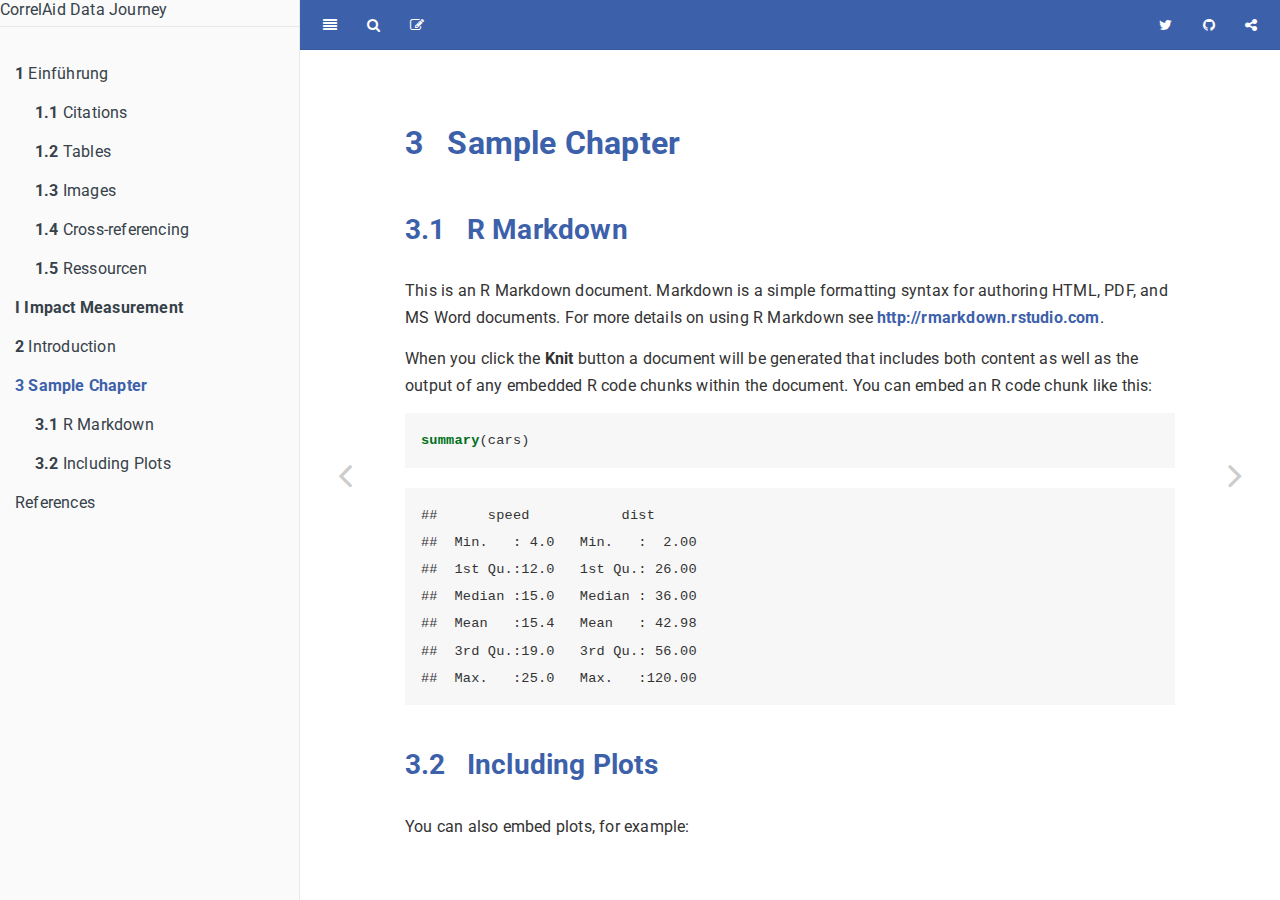
<file: _book/sample-chapter.html>
<!DOCTYPE html>
<html lang="" xml:lang="">
<head>

  <meta charset="utf-8" />
  <meta http-equiv="X-UA-Compatible" content="IE=edge" />
  <title>3 Sample Chapter | CorrelAid Data Journey</title>
  <meta name="description" content="A guide to authoring books with R Markdown, including how to generate figures and tables, and insert cross-references, citations, HTML widgets, and Shiny apps in R Markdown. The book can be exported to HTML, PDF, and e-books (e.g. EPUB). The book style is customizable. You can easily write and preview the book in RStudio IDE or other editors, and host the book wherever you want (e.g. bookdown.org)." />
  <meta name="generator" content="bookdown 0.19 and GitBook 2.6.7" />

  <meta property="og:title" content="3 Sample Chapter | CorrelAid Data Journey" />
  <meta property="og:type" content="book" />
  
  <meta property="og:image" content="resources/images/logo.png" />
  <meta property="og:description" content="A guide to authoring books with R Markdown, including how to generate figures and tables, and insert cross-references, citations, HTML widgets, and Shiny apps in R Markdown. The book can be exported to HTML, PDF, and e-books (e.g. EPUB). The book style is customizable. You can easily write and preview the book in RStudio IDE or other editors, and host the book wherever you want (e.g. bookdown.org)." />
  

  <meta name="twitter:card" content="summary" />
  <meta name="twitter:title" content="3 Sample Chapter | CorrelAid Data Journey" />
  
  <meta name="twitter:description" content="A guide to authoring books with R Markdown, including how to generate figures and tables, and insert cross-references, citations, HTML widgets, and Shiny apps in R Markdown. The book can be exported to HTML, PDF, and e-books (e.g. EPUB). The book style is customizable. You can easily write and preview the book in RStudio IDE or other editors, and host the book wherever you want (e.g. bookdown.org)." />
  <meta name="twitter:image" content="resources/images/logo.png" />

<meta name="author" content="CorrelAid Core Team" />


<meta name="date" content="2020-06-15" />

  <meta name="viewport" content="width=device-width, initial-scale=1" />
  <meta name="apple-mobile-web-app-capable" content="yes" />
  <meta name="apple-mobile-web-app-status-bar-style" content="black" />
  
  <link rel="shortcut icon" href="resources/images/favicon.ico" type="image/x-icon" />
<link rel="prev" href="impact-measurement.html"/>
<link rel="next" href="references.html"/>
<script src="libs/header-attrs-2.1/header-attrs.js"></script>
<script src="libs/jquery-2.2.3/jquery.min.js"></script>
<link href="libs/gitbook-2.6.7/css/style.css" rel="stylesheet" />
<link href="libs/gitbook-2.6.7/css/plugin-table.css" rel="stylesheet" />
<link href="libs/gitbook-2.6.7/css/plugin-bookdown.css" rel="stylesheet" />
<link href="libs/gitbook-2.6.7/css/plugin-highlight.css" rel="stylesheet" />
<link href="libs/gitbook-2.6.7/css/plugin-search.css" rel="stylesheet" />
<link href="libs/gitbook-2.6.7/css/plugin-fontsettings.css" rel="stylesheet" />
<link href="libs/gitbook-2.6.7/css/plugin-clipboard.css" rel="stylesheet" />









<script src="libs/kePrint-0.0.1/kePrint.js"></script>


<style type="text/css">
pre > code.sourceCode { white-space: pre; position: relative; }
pre > code.sourceCode > span { display: inline-block; line-height: 1.25; }
pre > code.sourceCode > span:empty { height: 1.2em; }
code.sourceCode > span { color: inherit; text-decoration: inherit; }
pre.sourceCode { margin: 0; }
@media screen {
div.sourceCode { overflow: auto; }
}
@media print {
pre > code.sourceCode { white-space: pre-wrap; }
pre > code.sourceCode > span { text-indent: -5em; padding-left: 5em; }
}
pre.numberSource code
  { counter-reset: source-line 0; }
pre.numberSource code > span
  { position: relative; left: -4em; counter-increment: source-line; }
pre.numberSource code > span > a:first-child::before
  { content: counter(source-line);
    position: relative; left: -1em; text-align: right; vertical-align: baseline;
    border: none; display: inline-block;
    -webkit-touch-callout: none; -webkit-user-select: none;
    -khtml-user-select: none; -moz-user-select: none;
    -ms-user-select: none; user-select: none;
    padding: 0 4px; width: 4em;
    color: #aaaaaa;
  }
pre.numberSource { margin-left: 3em; border-left: 1px solid #aaaaaa;  padding-left: 4px; }
div.sourceCode
  {   }
@media screen {
pre > code.sourceCode > span > a:first-child::before { text-decoration: underline; }
}
code span.al { color: #ff0000; font-weight: bold; } /* Alert */
code span.an { color: #60a0b0; font-weight: bold; font-style: italic; } /* Annotation */
code span.at { color: #7d9029; } /* Attribute */
code span.bn { color: #40a070; } /* BaseN */
code span.bu { } /* BuiltIn */
code span.cf { color: #007020; font-weight: bold; } /* ControlFlow */
code span.ch { color: #4070a0; } /* Char */
code span.cn { color: #880000; } /* Constant */
code span.co { color: #60a0b0; font-style: italic; } /* Comment */
code span.cv { color: #60a0b0; font-weight: bold; font-style: italic; } /* CommentVar */
code span.do { color: #ba2121; font-style: italic; } /* Documentation */
code span.dt { color: #902000; } /* DataType */
code span.dv { color: #40a070; } /* DecVal */
code span.er { color: #ff0000; font-weight: bold; } /* Error */
code span.ex { } /* Extension */
code span.fl { color: #40a070; } /* Float */
code span.fu { color: #06287e; } /* Function */
code span.im { } /* Import */
code span.in { color: #60a0b0; font-weight: bold; font-style: italic; } /* Information */
code span.kw { color: #007020; font-weight: bold; } /* Keyword */
code span.op { color: #666666; } /* Operator */
code span.ot { color: #007020; } /* Other */
code span.pp { color: #bc7a00; } /* Preprocessor */
code span.sc { color: #4070a0; } /* SpecialChar */
code span.ss { color: #bb6688; } /* SpecialString */
code span.st { color: #4070a0; } /* String */
code span.va { color: #19177c; } /* Variable */
code span.vs { color: #4070a0; } /* VerbatimString */
code span.wa { color: #60a0b0; font-weight: bold; font-style: italic; } /* Warning */
</style>

<link rel="stylesheet" href="style.css" type="text/css" />
</head>

<body>



  <div class="book without-animation with-summary font-size-2 font-family-1" data-basepath=".">

    <div class="book-summary">
      <nav role="navigation">

<ul class="summary">
<li>CorrelAid Data Journey </li>
<li class="divider"></li>
<li><a href="index.html#section"></a></li>
<li class="chapter" data-level="1" data-path="intro.html"><a href="intro.html"><i class="fa fa-check"></i><b>1</b> Einführung</a>
<ul>
<li class="chapter" data-level="1.1" data-path="intro.html"><a href="intro.html#citations"><i class="fa fa-check"></i><b>1.1</b> Citations</a></li>
<li class="chapter" data-level="1.2" data-path="intro.html"><a href="intro.html#tables"><i class="fa fa-check"></i><b>1.2</b> Tables</a>
<ul>
<li class="chapter" data-level="1.2.1" data-path="intro.html"><a href="intro.html#kable"><i class="fa fa-check"></i><b>1.2.1</b> kable</a></li>
<li class="chapter" data-level="1.2.2" data-path="intro.html"><a href="intro.html#gt"><i class="fa fa-check"></i><b>1.2.2</b> gt</a></li>
</ul></li>
<li class="chapter" data-level="1.3" data-path="intro.html"><a href="intro.html#images"><i class="fa fa-check"></i><b>1.3</b> Images </a></li>
<li class="chapter" data-level="1.4" data-path="intro.html"><a href="intro.html#crossref"><i class="fa fa-check"></i><b>1.4</b> Cross-referencing</a></li>
<li class="chapter" data-level="1.5" data-path="intro.html"><a href="intro.html#ressourcen"><i class="fa fa-check"></i><b>1.5</b> Ressourcen</a></li>
</ul></li>
<li class="part"><span><b>I Impact Measurement</b></span></li>
<li class="chapter" data-level="2" data-path="impact-measurement.html"><a href="impact-measurement.html"><i class="fa fa-check"></i><b>2</b> Introduction</a></li>
<li class="chapter" data-level="3" data-path="sample-chapter.html"><a href="sample-chapter.html"><i class="fa fa-check"></i><b>3</b> Sample Chapter</a>
<ul>
<li class="chapter" data-level="3.1" data-path="sample-chapter.html"><a href="sample-chapter.html#rmarkdown"><i class="fa fa-check"></i><b>3.1</b> R Markdown</a></li>
<li class="chapter" data-level="3.2" data-path="sample-chapter.html"><a href="sample-chapter.html#including-plots"><i class="fa fa-check"></i><b>3.2</b> Including Plots</a></li>
</ul></li>
<li class="chapter" data-level="" data-path="references.html"><a href="references.html"><i class="fa fa-check"></i>References</a></li>
</ul>

      </nav>
    </div>

    <div class="book-body">
      <div class="body-inner">
        <div class="book-header" role="navigation">
          <h1>
            <i class="fa fa-circle-o-notch fa-spin"></i><a href="./">CorrelAid Data Journey</a>
          </h1>
        </div>

        <div class="page-wrapper" tabindex="-1" role="main">
          <div class="page-inner">

            <section class="normal" id="section-">
<div id="sample-chapter" class="section level1" number="3">
<h1><span class="header-section-number">3</span> Sample Chapter</h1>
<div id="rmarkdown" class="section level2" number="3.1">
<h2><span class="header-section-number">3.1</span> R Markdown</h2>
<p>This is an R Markdown document. Markdown is a simple formatting syntax for authoring HTML, PDF, and MS Word documents. For more details on using R Markdown see <a href="http://rmarkdown.rstudio.com" class="uri">http://rmarkdown.rstudio.com</a>.</p>
<p>When you click the <strong>Knit</strong> button a document will be generated that includes both content as well as the output of any embedded R code chunks within the document. You can embed an R code chunk like this:</p>
<div class="sourceCode" id="cb5"><pre class="sourceCode r"><code class="sourceCode r"><span id="cb5-1"><a href="sample-chapter.html#cb5-1"></a><span class="kw">summary</span>(cars)</span></code></pre></div>
<pre><code>##      speed           dist       
##  Min.   : 4.0   Min.   :  2.00  
##  1st Qu.:12.0   1st Qu.: 26.00  
##  Median :15.0   Median : 36.00  
##  Mean   :15.4   Mean   : 42.98  
##  3rd Qu.:19.0   3rd Qu.: 56.00  
##  Max.   :25.0   Max.   :120.00</code></pre>
</div>
<div id="including-plots" class="section level2" number="3.2">
<h2><span class="header-section-number">3.2</span> Including Plots</h2>
<p>You can also embed plots, for example:</p>
<p><img src="correlaid-data-journey_files/figure-html/pressure-1.png" width="672" /></p>
<p>Note that the <code>echo = FALSE</code> parameter was added to the code chunk to prevent printing of the R code that generated the plot.</p>

</div>
</div>
            </section>

          </div>
        </div>
      </div>
<a href="impact-measurement.html" class="navigation navigation-prev " aria-label="Previous page"><i class="fa fa-angle-left"></i></a>
<a href="references.html" class="navigation navigation-next " aria-label="Next page"><i class="fa fa-angle-right"></i></a>
    </div>
  </div>
<script src="libs/gitbook-2.6.7/js/app.min.js"></script>
<script src="libs/gitbook-2.6.7/js/lunr.js"></script>
<script src="libs/gitbook-2.6.7/js/clipboard.min.js"></script>
<script src="libs/gitbook-2.6.7/js/plugin-search.js"></script>
<script src="libs/gitbook-2.6.7/js/plugin-sharing.js"></script>
<script src="libs/gitbook-2.6.7/js/plugin-fontsettings.js"></script>
<script src="libs/gitbook-2.6.7/js/plugin-bookdown.js"></script>
<script src="libs/gitbook-2.6.7/js/jquery.highlight.js"></script>
<script src="libs/gitbook-2.6.7/js/plugin-clipboard.js"></script>
<script>
gitbook.require(["gitbook"], function(gitbook) {
gitbook.start({
"sharing": {
"github": true,
"facebook": false,
"twitter": true,
"linkedin": false,
"weibo": false,
"instapaper": false,
"vk": false,
"all": ["facebook", "twitter", "linkedin", "weibo", "instapaper"]
},
"fontsettings": false,
"edit": {
"link": "https://github.com/rstudio/bookdown-demo/edit/master/02-sample-chapter.Rmd",
"text": "Edit"
},
"history": {
"link": null,
"text": null
},
"view": {
"link": null,
"text": null
},
"download": {},
"toc": {
"collapse": "subsection"
},
"info": false
});
});
</script>

</body>

</html>
</file>
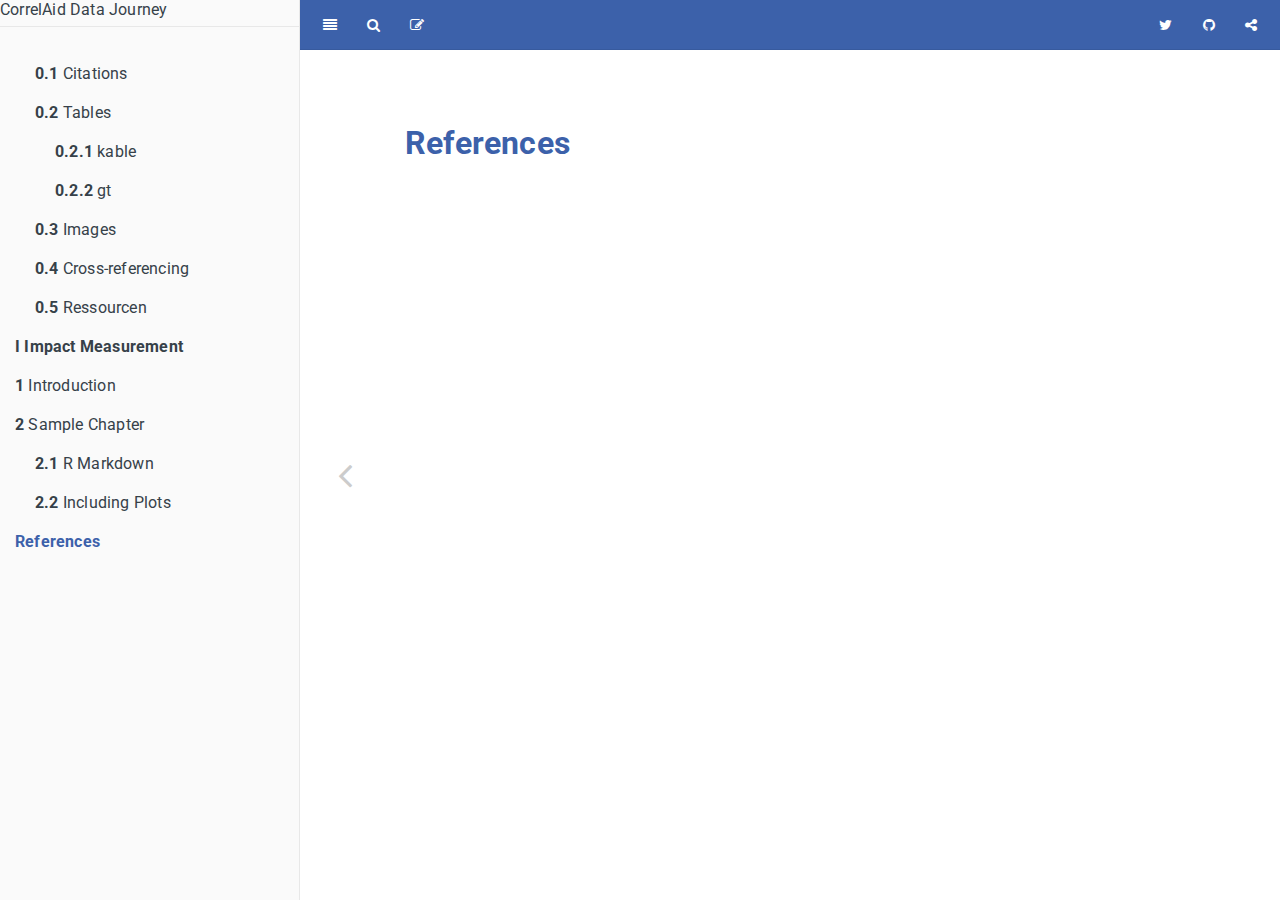
<file: docs/references.html>
<!DOCTYPE html>
<html lang="" xml:lang="">
<head>

  <meta charset="utf-8" />
  <meta http-equiv="X-UA-Compatible" content="IE=edge" />
  <title>References | CorrelAid Data Journey</title>
  <meta name="description" content="A guide to authoring books with R Markdown, including how to generate figures and tables, and insert cross-references, citations, HTML widgets, and Shiny apps in R Markdown. The book can be exported to HTML, PDF, and e-books (e.g. EPUB). The book style is customizable. You can easily write and preview the book in RStudio IDE or other editors, and host the book wherever you want (e.g. bookdown.org)." />
  <meta name="generator" content="bookdown 0.19 and GitBook 2.6.7" />

  <meta property="og:title" content="References | CorrelAid Data Journey" />
  <meta property="og:type" content="book" />
  
  <meta property="og:image" content="resources/images/logo.png" />
  <meta property="og:description" content="A guide to authoring books with R Markdown, including how to generate figures and tables, and insert cross-references, citations, HTML widgets, and Shiny apps in R Markdown. The book can be exported to HTML, PDF, and e-books (e.g. EPUB). The book style is customizable. You can easily write and preview the book in RStudio IDE or other editors, and host the book wherever you want (e.g. bookdown.org)." />
  

  <meta name="twitter:card" content="summary" />
  <meta name="twitter:title" content="References | CorrelAid Data Journey" />
  
  <meta name="twitter:description" content="A guide to authoring books with R Markdown, including how to generate figures and tables, and insert cross-references, citations, HTML widgets, and Shiny apps in R Markdown. The book can be exported to HTML, PDF, and e-books (e.g. EPUB). The book style is customizable. You can easily write and preview the book in RStudio IDE or other editors, and host the book wherever you want (e.g. bookdown.org)." />
  <meta name="twitter:image" content="resources/images/logo.png" />

<meta name="author" content="CorrelAid Core Team" />


<meta name="date" content="2020-06-16" />

  <meta name="viewport" content="width=device-width, initial-scale=1" />
  <meta name="apple-mobile-web-app-capable" content="yes" />
  <meta name="apple-mobile-web-app-status-bar-style" content="black" />
  
  <link rel="shortcut icon" href="resources/images/favicon.ico" type="image/x-icon" />
<link rel="prev" href="sample-chapter.html"/>

<script src="libs/header-attrs-2.1/header-attrs.js"></script>
<script src="libs/jquery-2.2.3/jquery.min.js"></script>
<link href="libs/gitbook-2.6.7/css/style.css" rel="stylesheet" />
<link href="libs/gitbook-2.6.7/css/plugin-table.css" rel="stylesheet" />
<link href="libs/gitbook-2.6.7/css/plugin-bookdown.css" rel="stylesheet" />
<link href="libs/gitbook-2.6.7/css/plugin-highlight.css" rel="stylesheet" />
<link href="libs/gitbook-2.6.7/css/plugin-search.css" rel="stylesheet" />
<link href="libs/gitbook-2.6.7/css/plugin-fontsettings.css" rel="stylesheet" />
<link href="libs/gitbook-2.6.7/css/plugin-clipboard.css" rel="stylesheet" />











<style type="text/css">
pre > code.sourceCode { white-space: pre; position: relative; }
pre > code.sourceCode > span { display: inline-block; line-height: 1.25; }
pre > code.sourceCode > span:empty { height: 1.2em; }
code.sourceCode > span { color: inherit; text-decoration: inherit; }
pre.sourceCode { margin: 0; }
@media screen {
div.sourceCode { overflow: auto; }
}
@media print {
pre > code.sourceCode { white-space: pre-wrap; }
pre > code.sourceCode > span { text-indent: -5em; padding-left: 5em; }
}
pre.numberSource code
  { counter-reset: source-line 0; }
pre.numberSource code > span
  { position: relative; left: -4em; counter-increment: source-line; }
pre.numberSource code > span > a:first-child::before
  { content: counter(source-line);
    position: relative; left: -1em; text-align: right; vertical-align: baseline;
    border: none; display: inline-block;
    -webkit-touch-callout: none; -webkit-user-select: none;
    -khtml-user-select: none; -moz-user-select: none;
    -ms-user-select: none; user-select: none;
    padding: 0 4px; width: 4em;
    color: #aaaaaa;
  }
pre.numberSource { margin-left: 3em; border-left: 1px solid #aaaaaa;  padding-left: 4px; }
div.sourceCode
  {   }
@media screen {
pre > code.sourceCode > span > a:first-child::before { text-decoration: underline; }
}
code span.al { color: #ff0000; font-weight: bold; } /* Alert */
code span.an { color: #60a0b0; font-weight: bold; font-style: italic; } /* Annotation */
code span.at { color: #7d9029; } /* Attribute */
code span.bn { color: #40a070; } /* BaseN */
code span.bu { } /* BuiltIn */
code span.cf { color: #007020; font-weight: bold; } /* ControlFlow */
code span.ch { color: #4070a0; } /* Char */
code span.cn { color: #880000; } /* Constant */
code span.co { color: #60a0b0; font-style: italic; } /* Comment */
code span.cv { color: #60a0b0; font-weight: bold; font-style: italic; } /* CommentVar */
code span.do { color: #ba2121; font-style: italic; } /* Documentation */
code span.dt { color: #902000; } /* DataType */
code span.dv { color: #40a070; } /* DecVal */
code span.er { color: #ff0000; font-weight: bold; } /* Error */
code span.ex { } /* Extension */
code span.fl { color: #40a070; } /* Float */
code span.fu { color: #06287e; } /* Function */
code span.im { } /* Import */
code span.in { color: #60a0b0; font-weight: bold; font-style: italic; } /* Information */
code span.kw { color: #007020; font-weight: bold; } /* Keyword */
code span.op { color: #666666; } /* Operator */
code span.ot { color: #007020; } /* Other */
code span.pp { color: #bc7a00; } /* Preprocessor */
code span.sc { color: #4070a0; } /* SpecialChar */
code span.ss { color: #bb6688; } /* SpecialString */
code span.st { color: #4070a0; } /* String */
code span.va { color: #19177c; } /* Variable */
code span.vs { color: #4070a0; } /* VerbatimString */
code span.wa { color: #60a0b0; font-weight: bold; font-style: italic; } /* Warning */
</style>

<link rel="stylesheet" href="style.css" type="text/css" />
</head>

<body>



  <div class="book without-animation with-summary font-size-2 font-family-1" data-basepath=".">

    <div class="book-summary">
      <nav role="navigation">

<ul class="summary">
<li>CorrelAid Data Journey </li>
<li class="divider"></li>
<li><a href="index.html#section"></a>
<ul>
<li class="chapter" data-level="0.1" data-path="index.html"><a href="index.html"><i class="fa fa-check"></i><b>0.1</b> Citations</a></li>
<li class="chapter" data-level="0.2" data-path="index.html"><a href="index.html#tables"><i class="fa fa-check"></i><b>0.2</b> Tables</a>
<ul>
<li class="chapter" data-level="0.2.1" data-path="index.html"><a href="index.html#kable"><i class="fa fa-check"></i><b>0.2.1</b> kable</a></li>
<li class="chapter" data-level="0.2.2" data-path="index.html"><a href="index.html#gt"><i class="fa fa-check"></i><b>0.2.2</b> gt</a></li>
</ul></li>
<li class="chapter" data-level="0.3" data-path="index.html"><a href="index.html#images"><i class="fa fa-check"></i><b>0.3</b> Images </a></li>
<li class="chapter" data-level="0.4" data-path="index.html"><a href="index.html#crossref"><i class="fa fa-check"></i><b>0.4</b> Cross-referencing</a></li>
<li class="chapter" data-level="0.5" data-path="index.html"><a href="index.html#ressourcen"><i class="fa fa-check"></i><b>0.5</b> Ressourcen</a></li>
</ul></li>
<li class="part"><span><b>I Impact Measurement</b></span></li>
<li class="chapter" data-level="1" data-path="impact-measurement.html"><a href="impact-measurement.html"><i class="fa fa-check"></i><b>1</b> Introduction</a></li>
<li class="chapter" data-level="2" data-path="sample-chapter.html"><a href="sample-chapter.html"><i class="fa fa-check"></i><b>2</b> Sample Chapter</a>
<ul>
<li class="chapter" data-level="2.1" data-path="sample-chapter.html"><a href="sample-chapter.html#rmarkdown"><i class="fa fa-check"></i><b>2.1</b> R Markdown</a></li>
<li class="chapter" data-level="2.2" data-path="sample-chapter.html"><a href="sample-chapter.html#including-plots"><i class="fa fa-check"></i><b>2.2</b> Including Plots</a></li>
</ul></li>
<li class="chapter" data-level="" data-path="references.html"><a href="references.html"><i class="fa fa-check"></i>References</a></li>
</ul>

      </nav>
    </div>

    <div class="book-body">
      <div class="body-inner">
        <div class="book-header" role="navigation">
          <h1>
            <i class="fa fa-circle-o-notch fa-spin"></i><a href="./">CorrelAid Data Journey</a>
          </h1>
        </div>

        <div class="page-wrapper" tabindex="-1" role="main">
          <div class="page-inner">

            <section class="normal" id="section-">
<div id="references" class="section level1 unnumbered" number="">
<h1>References</h1>

</div>
            </section>

          </div>
        </div>
      </div>
<a href="sample-chapter.html" class="navigation navigation-prev navigation-unique" aria-label="Previous page"><i class="fa fa-angle-left"></i></a>

    </div>
  </div>
<script src="libs/gitbook-2.6.7/js/app.min.js"></script>
<script src="libs/gitbook-2.6.7/js/lunr.js"></script>
<script src="libs/gitbook-2.6.7/js/clipboard.min.js"></script>
<script src="libs/gitbook-2.6.7/js/plugin-search.js"></script>
<script src="libs/gitbook-2.6.7/js/plugin-sharing.js"></script>
<script src="libs/gitbook-2.6.7/js/plugin-fontsettings.js"></script>
<script src="libs/gitbook-2.6.7/js/plugin-bookdown.js"></script>
<script src="libs/gitbook-2.6.7/js/jquery.highlight.js"></script>
<script src="libs/gitbook-2.6.7/js/plugin-clipboard.js"></script>
<script>
gitbook.require(["gitbook"], function(gitbook) {
gitbook.start({
"sharing": {
"github": true,
"facebook": false,
"twitter": true,
"linkedin": false,
"weibo": false,
"instapaper": false,
"vk": false,
"all": ["facebook", "twitter", "linkedin", "weibo", "instapaper"]
},
"fontsettings": false,
"edit": {
"link": "https://github.com/rstudio/bookdown-demo/edit/master/06-references.Rmd",
"text": "Edit"
},
"history": {
"link": null,
"text": null
},
"view": {
"link": null,
"text": null
},
"download": {},
"toc": {
"collapse": "subsection"
},
"info": false
});
});
</script>

</body>

</html>
</file>
<file: _book/style.css>
@import url('https://fonts.googleapis.com/css2?family=Roboto:ital,wght@0,300;0,400;1,300');

.title {
  margin-right: 200px;
<<<<<<< HEAD
}

.book .book-body .page-wrapper .page-inner section {
  line-height: 1.7;
  font-size: 1.6rem;
  color: #3c3c3b
=======
  color: #ffffff,
>>>>>>> gitbook
}

p, div {
  font-family: 'Roboto', sans-serif;
  font-size: 1.6rem;
}

h1, h2, h3 {
  color: #2d3b5a
}

li, h1, h2, h3 {
  font-family: 'Roboto', sans-serif;
  font-size: 1.6rem;
}

code, kbd, pre, samp, .sourceLine, .sourceCode {
  font-family: 'Roboto', sans-serif;
  font-size: 1em;
}

.book .book-body .page-wrapper .page-inner section {
  line-height: 1.7;
  font-size: 1.6rem;
}

p.caption {
  color: #777;
  margin-top: 10px;
}
p code {
  white-space: inherit;
}
pre {
  word-break: normal;
  word-wrap: normal;
}
pre code {
  white-space: inherit;
}

.book .book-summary ul.summary li span {

    cursor: not-allowed;
    opacity: 1;

}

.book .book-summary ul.summary li.active > a {
  color: #3c61aa;
  font-weight: bold;
}

.book .book-summary ul.summary li > a:hover {
  color: #96c246;
  font-weight: bold;
}

.book .book-body .page-wrapper .page-inner section.normal a {
  color: #3c61aa;
  font-weight: bold;
}

.part > span {
  color: #3c61aa;
}

h1, h2, h3, h4, h5, h6 {
  color: #3c61aa;
}

body {
  color: #333E50;
}

.book .book-body .page-wrapper .page-inner section.normal code {
  background: #dfe3eb;
}

div.book-header.fixed[style] {
  background-color: #3c61aa !important;
}

.book .book-header .btn {
  color: #ffffff;
}

.book .book-header .btn:hover {
    position: relative;
    text-decoration: none;
    color: #fff;
    background: 0 0;
    transform:scale(1.3,1.3);
}

.book .book-header h1 a, .book .book-header h1 a:hover {
  color: #fff;
}
</file>
<file: _book/toc.css>
#TOC ul,
#TOC li,
#TOC span,
#TOC a {
  margin: 0;
  padding: 0;
  position: relative;
}
#TOC {
  line-height: 1;
  border-radius: 5px 5px 0 0;
  background: #3c61aa;
  border-bottom: 2px solid #96c246;
  width: auto;
}
#TOC:after,
#TOC ul:after {
  content: '';
  display: block;
  clear: both;
}
#TOC a {
  background: #3c61aa;
  color: #ffffff;
  display: block;
  padding: 19px 20px;
  text-decoration: none;
  text-shadow: none;
}
#TOC ul {
  list-style: none;
}
#TOC > ul > li {
  display: inline-block;
  float: left;
  margin: 0;
}
#TOC > ul > li > a {
  color: #ffffff;
}
#TOC > ul > li:hover:after {
  content: '';
  display: block;
  width: 0;
  height: 0;
  position: absolute;
  left: 50%;
  bottom: 0;
  border-left: 10px solid transparent;
  border-right: 10px solid transparent;
  border-bottom: 10px solid #96c246;
  margin-left: -10px;
}
#TOC > ul > li:first-child > a {
  border-radius: 5px 0 0 0;
}
#TOC.align-right > ul > li:first-child > a,
#TOC.align-center > ul > li:first-child > a {
  border-radius: 0;
}
#TOC.align-right > ul > li:last-child > a {
  border-radius: 0 5px 0 0;
}
#TOC > ul > li.active > a,
#TOC > ul > li:hover > a {
  color: #ffffff;
  box-shadow: inset 0 0 3px #3c61aa;
  background: #3c61aa;
}
#TOC .has-sub {
  z-index: 1;
}
#TOC .has-sub:hover > ul {
  display: block;
}
#TOC .has-sub ul {
  display: none;
  position: absolute;
  width: 200px;
  top: 100%;
  left: 0;
}
#TOC .has-sub ul li a {
  background: #0fa1e0;
  border-bottom: 1px dotted #31b7f1;
  filter: none;
  display: block;
  line-height: 120%;
  padding: 10px;
  color: #ffffff;
}
#TOC .has-sub ul li:hover a {
  background: #0c7fb0;
}
#TOC ul ul li:hover > a {
  color: #ffffff;
}
#TOC .has-sub .has-sub:hover > ul {
  display: block;
}
#TOC .has-sub .has-sub ul {
  display: none;
  position: absolute;
  left: 100%;
  top: 0;
}
#TOC .has-sub .has-sub ul li a {
  background: #0c7fb0;
  border-bottom: 1px dotted #31b7f1;
}
#TOC .has-sub .has-sub ul li a:hover {
  background: #0a6d98;
}
#TOC ul ul li.last > a,
#TOC ul ul li:last-child > a,
#TOC ul ul ul li.last > a,
#TOC ul ul ul li:last-child > a,
#TOC .has-sub ul li:last-child > a,
#TOC .has-sub ul li.last > a {
  border-bottom: 0;
}
</file>
<file: _book/libs/gitbook-2.6.7/css/plugin-table.css>
.book .book-body .page-wrapper .page-inner section.normal table{display:table;width:100%;border-collapse:collapse;border-spacing:0;overflow:auto}.book .book-body .page-wrapper .page-inner section.normal table td,.book .book-body .page-wrapper .page-inner section.normal table th{padding:6px 13px;border:1px solid #ddd}.book .book-body .page-wrapper .page-inner section.normal table tr{background-color:#fff;border-top:1px solid #ccc}.book .book-body .page-wrapper .page-inner section.normal table tr:nth-child(2n){background-color:#f8f8f8}.book .book-body .page-wrapper .page-inner section.normal table th{font-weight:700}
</file>
<file: _book/libs/gitbook-2.6.7/css/plugin-bookdown.css>
.book .book-header h1 {
  padding-left: 20px;
  padding-right: 20px;
}
.book .book-header.fixed {
  position: fixed;
  right: 0;
  top: 0;
  left: 0;
  border-bottom: 1px solid rgba(0,0,0,.07);
}
span.search-highlight {
  background-color: #ffff88;
}
@media (min-width: 600px) {
  .book.with-summary .book-header.fixed {
    left: 300px;
  }
}
@media (max-width: 1240px) {
  .book .book-body.fixed {
    top: 50px;
  }
  .book .book-body.fixed .body-inner {
    top: auto;
  }
}
@media (max-width: 600px) {
  .book.with-summary .book-header.fixed {
    left: calc(100% - 60px);
    min-width: 300px;
  }
  .book.with-summary .book-body {
    transform: none;
    left: calc(100% - 60px);
    min-width: 300px;
  }
  .book .book-body.fixed {
    top: 0;
  }
}

.book .book-body.fixed .body-inner {
  top: 50px;
}
.book .book-body .page-wrapper .page-inner section.normal sub, .book .book-body .page-wrapper .page-inner section.normal sup {
  font-size: 85%;
}

@media print {
  .book .book-summary, .book .book-body .book-header, .fa {
    display: none !important;
  }
  .book .book-body.fixed {
    left: 0px;
  }
  .book .book-body,.book .book-body .body-inner, .book.with-summary {
    overflow: visible !important;
  }
}
.kable_wrapper {
  border-spacing: 20px 0;
  border-collapse: separate;
  border: none;
  margin: auto;
}
.kable_wrapper > tbody > tr > td {
  vertical-align: top;
}
.book .book-body .page-wrapper .page-inner section.normal table tr.header {
  border-top-width: 2px;
}
.book .book-body .page-wrapper .page-inner section.normal table tr:last-child td {
  border-bottom-width: 2px;
}
.book .book-body .page-wrapper .page-inner section.normal table td, .book .book-body .page-wrapper .page-inner section.normal table th {
  border-left: none;
  border-right: none;
}
.book .book-body .page-wrapper .page-inner section.normal table.kable_wrapper > tbody > tr, .book .book-body .page-wrapper .page-inner section.normal table.kable_wrapper > tbody > tr > td {
  border-top: none;
}
.book .book-body .page-wrapper .page-inner section.normal table.kable_wrapper > tbody > tr:last-child > td {
    border-bottom: none;
}

div.theorem, div.lemma, div.corollary, div.proposition, div.conjecture {
  font-style: italic;
}
span.theorem, span.lemma, span.corollary, span.proposition, span.conjecture {
  font-style: normal;
}
div.proof:after {
  content: "\25a2";
  float: right;
}
.header-section-number {
  padding-right: .5em;
}
</file>
<file: _book/libs/gitbook-2.6.7/css/plugin-highlight.css>
.book .book-body .page-wrapper .page-inner section.normal pre,
.book .book-body .page-wrapper .page-inner section.normal code {
  /* http://jmblog.github.com/color-themes-for-google-code-highlightjs */
  /* Tomorrow Comment */
  /* Tomorrow Red */
  /* Tomorrow Orange */
  /* Tomorrow Yellow */
  /* Tomorrow Green */
  /* Tomorrow Aqua */
  /* Tomorrow Blue */
  /* Tomorrow Purple */
}
.book .book-body .page-wrapper .page-inner section.normal pre .hljs-comment,
.book .book-body .page-wrapper .page-inner section.normal code .hljs-comment,
.book .book-body .page-wrapper .page-inner section.normal pre .hljs-title,
.book .book-body .page-wrapper .page-inner section.normal code .hljs-title {
  color: #8e908c;
}
.book .book-body .page-wrapper .page-inner section.normal pre .hljs-variable,
.book .book-body .page-wrapper .page-inner section.normal code .hljs-variable,
.book .book-body .page-wrapper .page-inner section.normal pre .hljs-attribute,
.book .book-body .page-wrapper .page-inner section.normal code .hljs-attribute,
.book .book-body .page-wrapper .page-inner section.normal pre .hljs-tag,
.book .book-body .page-wrapper .page-inner section.normal code .hljs-tag,
.book .book-body .page-wrapper .page-inner section.normal pre .hljs-regexp,
.book .book-body .page-wrapper .page-inner section.normal code .hljs-regexp,
.book .book-body .page-wrapper .page-inner section.normal pre .ruby .hljs-constant,
.book .book-body .page-wrapper .page-inner section.normal code .ruby .hljs-constant,
.book .book-body .page-wrapper .page-inner section.normal pre .xml .hljs-tag .hljs-title,
.book .book-body .page-wrapper .page-inner section.normal code .xml .hljs-tag .hljs-title,
.book .book-body .page-wrapper .page-inner section.normal pre .xml .hljs-pi,
.book .book-body .page-wrapper .page-inner section.normal code .xml .hljs-pi,
.book .book-body .page-wrapper .page-inner section.normal pre .xml .hljs-doctype,
.book .book-body .page-wrapper .page-inner section.normal code .xml .hljs-doctype,
.book .book-body .page-wrapper .page-inner section.normal pre .html .hljs-doctype,
.book .book-body .page-wrapper .page-inner section.normal code .html .hljs-doctype,
.book .book-body .page-wrapper .page-inner section.normal pre .css .hljs-id,
.book .book-body .page-wrapper .page-inner section.normal code .css .hljs-id,
.book .book-body .page-wrapper .page-inner section.normal pre .css .hljs-class,
.book .book-body .page-wrapper .page-inner section.normal code .css .hljs-class,
.book .book-body .page-wrapper .page-inner section.normal pre .css .hljs-pseudo,
.book .book-body .page-wrapper .page-inner section.normal code .css .hljs-pseudo {
  color: #c82829;
}
.book .book-body .page-wrapper .page-inner section.normal pre .hljs-number,
.book .book-body .page-wrapper .page-inner section.normal code .hljs-number,
.book .book-body .page-wrapper .page-inner section.normal pre .hljs-preprocessor,
.book .book-body .page-wrapper .page-inner section.normal code .hljs-preprocessor,
.book .book-body .page-wrapper .page-inner section.normal pre .hljs-pragma,
.book .book-body .page-wrapper .page-inner section.normal code .hljs-pragma,
.book .book-body .page-wrapper .page-inner section.normal pre .hljs-built_in,
.book .book-body .page-wrapper .page-inner section.normal code .hljs-built_in,
.book .book-body .page-wrapper .page-inner section.normal pre .hljs-literal,
.book .book-body .page-wrapper .page-inner section.normal code .hljs-literal,
.book .book-body .page-wrapper .page-inner section.normal pre .hljs-params,
.book .book-body .page-wrapper .page-inner section.normal code .hljs-params,
.book .book-body .page-wrapper .page-inner section.normal pre .hljs-constant,
.book .book-body .page-wrapper .page-inner section.normal code .hljs-constant {
  color: #f5871f;
}
.book .book-body .page-wrapper .page-inner section.normal pre .ruby .hljs-class .hljs-title,
.book .book-body .page-wrapper .page-inner section.normal code .ruby .hljs-class .hljs-title,
.book .book-body .page-wrapper .page-inner section.normal pre .css .hljs-rules .hljs-attribute,
.book .book-body .page-wrapper .page-inner section.normal code .css .hljs-rules .hljs-attribute {
  color: #eab700;
}
.book .book-body .page-wrapper .page-inner section.normal pre .hljs-string,
.book .book-body .page-wrapper .page-inner section.normal code .hljs-string,
.book .book-body .page-wrapper .page-inner section.normal pre .hljs-value,
.book .book-body .page-wrapper .page-inner section.normal code .hljs-value,
.book .book-body .page-wrapper .page-inner section.normal pre .hljs-inheritance,
.book .book-body .page-wrapper .page-inner section.normal code .hljs-inheritance,
.book .book-body .page-wrapper .page-inner section.normal pre .hljs-header,
.book .book-body .page-wrapper .page-inner section.normal code .hljs-header,
.book .book-body .page-wrapper .page-inner section.normal pre .ruby .hljs-symbol,
.book .book-body .page-wrapper .page-inner section.normal code .ruby .hljs-symbol,
.book .book-body .page-wrapper .page-inner section.normal pre .xml .hljs-cdata,
.book .book-body .page-wrapper .page-inner section.normal code .xml .hljs-cdata {
  color: #718c00;
}
.book .book-body .page-wrapper .page-inner section.normal pre .css .hljs-hexcolor,
.book .book-body .page-wrapper .page-inner section.normal code .css .hljs-hexcolor {
  color: #3e999f;
}
.book .book-body .page-wrapper .page-inner section.normal pre .hljs-function,
.book .book-body .page-wrapper .page-inner section.normal code .hljs-function,
.book .book-body .page-wrapper .page-inner section.normal pre .python .hljs-decorator,
.book .book-body .page-wrapper .page-inner section.normal code .python .hljs-decorator,
.book .book-body .page-wrapper .page-inner section.normal pre .python .hljs-title,
.book .book-body .page-wrapper .page-inner section.normal code .python .hljs-title,
.book .book-body .page-wrapper .page-inner section.normal pre .ruby .hljs-function .hljs-title,
.book .book-body .page-wrapper .page-inner section.normal code .ruby .hljs-function .hljs-title,
.book .book-body .page-wrapper .page-inner section.normal pre .ruby .hljs-title .hljs-keyword,
.book .book-body .page-wrapper .page-inner section.normal code .ruby .hljs-title .hljs-keyword,
.book .book-body .page-wrapper .page-inner section.normal pre .perl .hljs-sub,
.book .book-body .page-wrapper .page-inner section.normal code .perl .hljs-sub,
.book .book-body .page-wrapper .page-inner section.normal pre .javascript .hljs-title,
.book .book-body .page-wrapper .page-inner section.normal code .javascript .hljs-title,
.book .book-body .page-wrapper .page-inner section.normal pre .coffeescript .hljs-title,
.book .book-body .page-wrapper .page-inner section.normal code .coffeescript .hljs-title {
  color: #4271ae;
}
.book .book-body .page-wrapper .page-inner section.normal pre .hljs-keyword,
.book .book-body .page-wrapper .page-inner section.normal code .hljs-keyword,
.book .book-body .page-wrapper .page-inner section.normal pre .javascript .hljs-function,
.book .book-body .page-wrapper .page-inner section.normal code .javascript .hljs-function {
  color: #8959a8;
}
.book .book-body .page-wrapper .page-inner section.normal pre .hljs,
.book .book-body .page-wrapper .page-inner section.normal code .hljs {
  display: block;
  background: white;
  color: #4d4d4c;
  padding: 0.5em;
}
.book .book-body .page-wrapper .page-inner section.normal pre .coffeescript .javascript,
.book .book-body .page-wrapper .page-inner section.normal code .coffeescript .javascript,
.book .book-body .page-wrapper .page-inner section.normal pre .javascript .xml,
.book .book-body .page-wrapper .page-inner section.normal code .javascript .xml,
.book .book-body .page-wrapper .page-inner section.normal pre .tex .hljs-formula,
.book .book-body .page-wrapper .page-inner section.normal code .tex .hljs-formula,
.book .book-body .page-wrapper .page-inner section.normal pre .xml .javascript,
.book .book-body .page-wrapper .page-inner section.normal code .xml .javascript,
.book .book-body .page-wrapper .page-inner section.normal pre .xml .vbscript,
.book .book-body .page-wrapper .page-inner section.normal code .xml .vbscript,
.book .book-body .page-wrapper .page-inner section.normal pre .xml .css,
.book .book-body .page-wrapper .page-inner section.normal code .xml .css,
.book .book-body .page-wrapper .page-inner section.normal pre .xml .hljs-cdata,
.book .book-body .page-wrapper .page-inner section.normal code .xml .hljs-cdata {
  opacity: 0.5;
}
.book.color-theme-1 .book-body .page-wrapper .page-inner section.normal pre,
.book.color-theme-1 .book-body .page-wrapper .page-inner section.normal code {
  /*

Orginal Style from ethanschoonover.com/solarized (c) Jeremy Hull <sourdrums@gmail.com>

*/
  /* Solarized Green */
  /* Solarized Cyan */
  /* Solarized Blue */
  /* Solarized Yellow */
  /* Solarized Orange */
  /* Solarized Red */
  /* Solarized Violet */
}
.book.color-theme-1 .book-body .page-wrapper .page-inner section.normal pre .hljs,
.book.color-theme-1 .book-body .page-wrapper .page-inner section.normal code .hljs {
  display: block;
  padding: 0.5em;
  background: #fdf6e3;
  color: #657b83;
}
.book.color-theme-1 .book-body .page-wrapper .page-inner section.normal pre .hljs-comment,
.book.color-theme-1 .book-body .page-wrapper .page-inner section.normal code .hljs-comment,
.book.color-theme-1 .book-body .page-wrapper .page-inner section.normal pre .hljs-template_comment,
.book.color-theme-1 .book-body .page-wrapper .page-inner section.normal code .hljs-template_comment,
.book.color-theme-1 .book-body .page-wrapper .page-inner section.normal pre .diff .hljs-header,
.book.color-theme-1 .book-body .page-wrapper .page-inner section.normal code .diff .hljs-header,
.book.color-theme-1 .book-body .page-wrapper .page-inner section.normal pre .hljs-doctype,
.book.color-theme-1 .book-body .page-wrapper .page-inner section.normal code .hljs-doctype,
.book.color-theme-1 .book-body .page-wrapper .page-inner section.normal pre .hljs-pi,
.book.color-theme-1 .book-body .page-wrapper .page-inner section.normal code .hljs-pi,
.book.color-theme-1 .book-body .page-wrapper .page-inner section.normal pre .lisp .hljs-string,
.book.color-theme-1 .book-body .page-wrapper .page-inner section.normal code .lisp .hljs-string,
.book.color-theme-1 .book-body .page-wrapper .page-inner section.normal pre .hljs-javadoc,
.book.color-theme-1 .book-body .page-wrapper .page-inner section.normal code .hljs-javadoc {
  color: #93a1a1;
}
.book.color-theme-1 .book-body .page-wrapper .page-inner section.normal pre .hljs-keyword,
.book.color-theme-1 .book-body .page-wrapper .page-inner section.normal code .hljs-keyword,
.book.color-theme-1 .book-body .page-wrapper .page-inner section.normal pre .hljs-winutils,
.book.color-theme-1 .book-body .page-wrapper .page-inner section.normal code .hljs-winutils,
.book.color-theme-1 .book-body .page-wrapper .page-inner section.normal pre .method,
.book.color-theme-1 .book-body .page-wrapper .page-inner section.normal code .method,
.book.color-theme-1 .book-body .page-wrapper .page-inner section.normal pre .hljs-addition,
.book.color-theme-1 .book-body .page-wrapper .page-inner section.normal code .hljs-addition,
.book.color-theme-1 .book-body .page-wrapper .page-inner section.normal pre .css .hljs-tag,
.book.color-theme-1 .book-body .page-wrapper .page-inner section.normal code .css .hljs-tag,
.book.color-theme-1 .book-body .page-wrapper .page-inner section.normal pre .hljs-request,
.book.color-theme-1 .book-body .page-wrapper .page-inner section.normal code .hljs-request,
.book.color-theme-1 .book-body .page-wrapper .page-inner section.normal pre .hljs-status,
.book.color-theme-1 .book-body .page-wrapper .page-inner section.normal code .hljs-status,
.book.color-theme-1 .book-body .page-wrapper .page-inner section.normal pre .nginx .hljs-title,
.book.color-theme-1 .book-body .page-wrapper .page-inner section.normal code .nginx .hljs-title {
  color: #859900;
}
.book.color-theme-1 .book-body .page-wrapper .page-inner section.normal pre .hljs-number,
.book.color-theme-1 .book-body .page-wrapper .page-inner section.normal code .hljs-number,
.book.color-theme-1 .book-body .page-wrapper .page-inner section.normal pre .hljs-command,
.book.color-theme-1 .book-body .page-wrapper .page-inner section.normal code .hljs-command,
.book.color-theme-1 .book-body .page-wrapper .page-inner section.normal pre .hljs-string,
.book.color-theme-1 .book-body .page-wrapper .page-inner section.normal code .hljs-string,
.book.color-theme-1 .book-body .page-wrapper .page-inner section.normal pre .hljs-tag .hljs-value,
.book.color-theme-1 .book-body .page-wrapper .page-inner section.normal code .hljs-tag .hljs-value,
.book.color-theme-1 .book-body .page-wrapper .page-inner section.normal pre .hljs-rules .hljs-value,
.book.color-theme-1 .book-body .page-wrapper .page-inner section.normal code .hljs-rules .hljs-value,
.book.color-theme-1 .book-body .page-wrapper .page-inner section.normal pre .hljs-phpdoc,
.book.color-theme-1 .book-body .page-wrapper .page-inner section.normal code .hljs-phpdoc,
.book.color-theme-1 .book-body .page-wrapper .page-inner section.normal pre .tex .hljs-formula,
.book.color-theme-1 .book-body .page-wrapper .page-inner section.normal code .tex .hljs-formula,
.book.color-theme-1 .book-body .page-wrapper .page-inner section.normal pre .hljs-regexp,
.book.color-theme-1 .book-body .page-wrapper .page-inner section.normal code .hljs-regexp,
.book.color-theme-1 .book-body .page-wrapper .page-inner section.normal pre .hljs-hexcolor,
.book.color-theme-1 .book-body .page-wrapper .page-inner section.normal code .hljs-hexcolor,
.book.color-theme-1 .book-body .page-wrapper .page-inner section.normal pre .hljs-link_url,
.book.color-theme-1 .book-body .page-wrapper .page-inner section.normal code .hljs-link_url {
  color: #2aa198;
}
.book.color-theme-1 .book-body .page-wrapper .page-inner section.normal pre .hljs-title,
.book.color-theme-1 .book-body .page-wrapper .page-inner section.normal code .hljs-title,
.book.color-theme-1 .book-body .page-wrapper .page-inner section.normal pre .hljs-localvars,
.book.color-theme-1 .book-body .page-wrapper .page-inner section.normal code .hljs-localvars,
.book.color-theme-1 .book-body .page-wrapper .page-inner section.normal pre .hljs-chunk,
.book.color-theme-1 .book-body .page-wrapper .page-inner section.normal code .hljs-chunk,
.book.color-theme-1 .book-body .page-wrapper .page-inner section.normal pre .hljs-decorator,
.book.color-theme-1 .book-body .page-wrapper .page-inner section.normal code .hljs-decorator,
.book.color-theme-1 .book-body .page-wrapper .page-inner section.normal pre .hljs-built_in,
.book.color-theme-1 .book-body .page-wrapper .page-inner section.normal code .hljs-built_in,
.book.color-theme-1 .book-body .page-wrapper .page-inner section.normal pre .hljs-identifier,
.book.color-theme-1 .book-body .page-wrapper .page-inner section.normal code .hljs-identifier,
.book.color-theme-1 .book-body .page-wrapper .page-inner section.normal pre .vhdl .hljs-literal,
.book.color-theme-1 .book-body .page-wrapper .page-inner section.normal code .vhdl .hljs-literal,
.book.color-theme-1 .book-body .page-wrapper .page-inner section.normal pre .hljs-id,
.book.color-theme-1 .book-body .page-wrapper .page-inner section.normal code .hljs-id,
.book.color-theme-1 .book-body .page-wrapper .page-inner section.normal pre .css .hljs-function,
.book.color-theme-1 .book-body .page-wrapper .page-inner section.normal code .css .hljs-function {
  color: #268bd2;
}
.book.color-theme-1 .book-body .page-wrapper .page-inner section.normal pre .hljs-attribute,
.book.color-theme-1 .book-body .page-wrapper .page-inner section.normal code .hljs-attribute,
.book.color-theme-1 .book-body .page-wrapper .page-inner section.normal pre .hljs-variable,
.book.color-theme-1 .book-body .page-wrapper .page-inner section.normal code .hljs-variable,
.book.color-theme-1 .book-body .page-wrapper .page-inner section.normal pre .lisp .hljs-body,
.book.color-theme-1 .book-body .page-wrapper .page-inner section.normal code .lisp .hljs-body,
.book.color-theme-1 .book-body .page-wrapper .page-inner section.normal pre .smalltalk .hljs-number,
.book.color-theme-1 .book-body .page-wrapper .page-inner section.normal code .smalltalk .hljs-number,
.book.color-theme-1 .book-body .page-wrapper .page-inner section.normal pre .hljs-constant,
.book.color-theme-1 .book-body .page-wrapper .page-inner section.normal code .hljs-constant,
.book.color-theme-1 .book-body .page-wrapper .page-inner section.normal pre .hljs-class .hljs-title,
.book.color-theme-1 .book-body .page-wrapper .page-inner section.normal code .hljs-class .hljs-title,
.book.color-theme-1 .book-body .page-wrapper .page-inner section.normal pre .hljs-parent,
.book.color-theme-1 .book-body .page-wrapper .page-inner section.normal code .hljs-parent,
.book.color-theme-1 .book-body .page-wrapper .page-inner section.normal pre .haskell .hljs-type,
.book.color-theme-1 .book-body .page-wrapper .page-inner section.normal code .haskell .hljs-type,
.book.color-theme-1 .book-body .page-wrapper .page-inner section.normal pre .hljs-link_reference,
.book.color-theme-1 .book-body .page-wrapper .page-inner section.normal code .hljs-link_reference {
  color: #b58900;
}
.book.color-theme-1 .book-body .page-wrapper .page-inner section.normal pre .hljs-preprocessor,
.book.color-theme-1 .book-body .page-wrapper .page-inner section.normal code .hljs-preprocessor,
.book.color-theme-1 .book-body .page-wrapper .page-inner section.normal pre .hljs-preprocessor .hljs-keyword,
.book.color-theme-1 .book-body .page-wrapper .page-inner section.normal code .hljs-preprocessor .hljs-keyword,
.book.color-theme-1 .book-body .page-wrapper .page-inner section.normal pre .hljs-pragma,
.book.color-theme-1 .book-body .page-wrapper .page-inner section.normal code .hljs-pragma,
.book.color-theme-1 .book-body .page-wrapper .page-inner section.normal pre .hljs-shebang,
.book.color-theme-1 .book-body .page-wrapper .page-inner section.normal code .hljs-shebang,
.book.color-theme-1 .book-body .page-wrapper .page-inner section.normal pre .hljs-symbol,
.book.color-theme-1 .book-body .page-wrapper .page-inner section.normal code .hljs-symbol,
.book.color-theme-1 .book-body .page-wrapper .page-inner section.normal pre .hljs-symbol .hljs-string,
.book.color-theme-1 .book-body .page-wrapper .page-inner section.normal code .hljs-symbol .hljs-string,
.book.color-theme-1 .book-body .page-wrapper .page-inner section.normal pre .diff .hljs-change,
.book.color-theme-1 .book-body .page-wrapper .page-inner section.normal code .diff .hljs-change,
.book.color-theme-1 .book-body .page-wrapper .page-inner section.normal pre .hljs-special,
.book.color-theme-1 .book-body .page-wrapper .page-inner section.normal code .hljs-special,
.book.color-theme-1 .book-body .page-wrapper .page-inner section.normal pre .hljs-attr_selector,
.book.color-theme-1 .book-body .page-wrapper .page-inner section.normal code .hljs-attr_selector,
.book.color-theme-1 .book-body .page-wrapper .page-inner section.normal pre .hljs-subst,
.book.color-theme-1 .book-body .page-wrapper .page-inner section.normal code .hljs-subst,
.book.color-theme-1 .book-body .page-wrapper .page-inner section.normal pre .hljs-cdata,
.book.color-theme-1 .book-body .page-wrapper .page-inner section.normal code .hljs-cdata,
.book.color-theme-1 .book-body .page-wrapper .page-inner section.normal pre .clojure .hljs-title,
.book.color-theme-1 .book-body .page-wrapper .page-inner section.normal code .clojure .hljs-title,
.book.color-theme-1 .book-body .page-wrapper .page-inner section.normal pre .css .hljs-pseudo,
.book.color-theme-1 .book-body .page-wrapper .page-inner section.normal code .css .hljs-pseudo,
.book.color-theme-1 .book-body .page-wrapper .page-inner section.normal pre .hljs-header,
.book.color-theme-1 .book-body .page-wrapper .page-inner section.normal code .hljs-header {
  color: #cb4b16;
}
.book.color-theme-1 .book-body .page-wrapper .page-inner section.normal pre .hljs-deletion,
.book.color-theme-1 .book-body .page-wrapper .page-inner section.normal code .hljs-deletion,
.book.color-theme-1 .book-body .page-wrapper .page-inner section.normal pre .hljs-important,
.book.color-theme-1 .book-body .page-wrapper .page-inner section.normal code .hljs-important {
  color: #dc322f;
}
.book.color-theme-1 .book-body .page-wrapper .page-inner section.normal pre .hljs-link_label,
.book.color-theme-1 .book-body .page-wrapper .page-inner section.normal code .hljs-link_label {
  color: #6c71c4;
}
.book.color-theme-1 .book-body .page-wrapper .page-inner section.normal pre .tex .hljs-formula,
.book.color-theme-1 .book-body .page-wrapper .page-inner section.normal code .tex .hljs-formula {
  background: #eee8d5;
}
.book.color-theme-2 .book-body .page-wrapper .page-inner section.normal pre,
.book.color-theme-2 .book-body .page-wrapper .page-inner section.normal code {
  /* Tomorrow Night Bright Theme */
  /* Original theme - https://github.com/chriskempson/tomorrow-theme */
  /* http://jmblog.github.com/color-themes-for-google-code-highlightjs */
  /* Tomorrow Comment */
  /* Tomorrow Red */
  /* Tomorrow Orange */
  /* Tomorrow Yellow */
  /* Tomorrow Green */
  /* Tomorrow Aqua */
  /* Tomorrow Blue */
  /* Tomorrow Purple */
}
.book.color-theme-2 .book-body .page-wrapper .page-inner section.normal pre .hljs-comment,
.book.color-theme-2 .book-body .page-wrapper .page-inner section.normal code .hljs-comment,
.book.color-theme-2 .book-body .page-wrapper .page-inner section.normal pre .hljs-title,
.book.color-theme-2 .book-body .page-wrapper .page-inner section.normal code .hljs-title {
  color: #969896;
}
.book.color-theme-2 .book-body .page-wrapper .page-inner section.normal pre .hljs-variable,
.book.color-theme-2 .book-body .page-wrapper .page-inner section.normal code .hljs-variable,
.book.color-theme-2 .book-body .page-wrapper .page-inner section.normal pre .hljs-attribute,
.book.color-theme-2 .book-body .page-wrapper .page-inner section.normal code .hljs-attribute,
.book.color-theme-2 .book-body .page-wrapper .page-inner section.normal pre .hljs-tag,
.book.color-theme-2 .book-body .page-wrapper .page-inner section.normal code .hljs-tag,
.book.color-theme-2 .book-body .page-wrapper .page-inner section.normal pre .hljs-regexp,
.book.color-theme-2 .book-body .page-wrapper .page-inner section.normal code .hljs-regexp,
.book.color-theme-2 .book-body .page-wrapper .page-inner section.normal pre .ruby .hljs-constant,
.book.color-theme-2 .book-body .page-wrapper .page-inner section.normal code .ruby .hljs-constant,
.book.color-theme-2 .book-body .page-wrapper .page-inner section.normal pre .xml .hljs-tag .hljs-title,
.book.color-theme-2 .book-body .page-wrapper .page-inner section.normal code .xml .hljs-tag .hljs-title,
.book.color-theme-2 .book-body .page-wrapper .page-inner section.normal pre .xml .hljs-pi,
.book.color-theme-2 .book-body .page-wrapper .page-inner section.normal code .xml .hljs-pi,
.book.color-theme-2 .book-body .page-wrapper .page-inner section.normal pre .xml .hljs-doctype,
.book.color-theme-2 .book-body .page-wrapper .page-inner section.normal code .xml .hljs-doctype,
.book.color-theme-2 .book-body .page-wrapper .page-inner section.normal pre .html .hljs-doctype,
.book.color-theme-2 .book-body .page-wrapper .page-inner section.normal code .html .hljs-doctype,
.book.color-theme-2 .book-body .page-wrapper .page-inner section.normal pre .css .hljs-id,
.book.color-theme-2 .book-body .page-wrapper .page-inner section.normal code .css .hljs-id,
.book.color-theme-2 .book-body .page-wrapper .page-inner section.normal pre .css .hljs-class,
.book.color-theme-2 .book-body .page-wrapper .page-inner section.normal code .css .hljs-class,
.book.color-theme-2 .book-body .page-wrapper .page-inner section.normal pre .css .hljs-pseudo,
.book.color-theme-2 .book-body .page-wrapper .page-inner section.normal code .css .hljs-pseudo {
  color: #d54e53;
}
.book.color-theme-2 .book-body .page-wrapper .page-inner section.normal pre .hljs-number,
.book.color-theme-2 .book-body .page-wrapper .page-inner section.normal code .hljs-number,
.book.color-theme-2 .book-body .page-wrapper .page-inner section.normal pre .hljs-preprocessor,
.book.color-theme-2 .book-body .page-wrapper .page-inner section.normal code .hljs-preprocessor,
.book.color-theme-2 .book-body .page-wrapper .page-inner section.normal pre .hljs-pragma,
.book.color-theme-2 .book-body .page-wrapper .page-inner section.normal code .hljs-pragma,
.book.color-theme-2 .book-body .page-wrapper .page-inner section.normal pre .hljs-built_in,
.book.color-theme-2 .book-body .page-wrapper .page-inner section.normal code .hljs-built_in,
.book.color-theme-2 .book-body .page-wrapper .page-inner section.normal pre .hljs-literal,
.book.color-theme-2 .book-body .page-wrapper .page-inner section.normal code .hljs-literal,
.book.color-theme-2 .book-body .page-wrapper .page-inner section.normal pre .hljs-params,
.book.color-theme-2 .book-body .page-wrapper .page-inner section.normal code .hljs-params,
.book.color-theme-2 .book-body .page-wrapper .page-inner section.normal pre .hljs-constant,
.book.color-theme-2 .book-body .page-wrapper .page-inner section.normal code .hljs-constant {
  color: #e78c45;
}
.book.color-theme-2 .book-body .page-wrapper .page-inner section.normal pre .ruby .hljs-class .hljs-title,
.book.color-theme-2 .book-body .page-wrapper .page-inner section.normal code .ruby .hljs-class .hljs-title,
.book.color-theme-2 .book-body .page-wrapper .page-inner section.normal pre .css .hljs-rules .hljs-attribute,
.book.color-theme-2 .book-body .page-wrapper .page-inner section.normal code .css .hljs-rules .hljs-attribute {
  color: #e7c547;
}
.book.color-theme-2 .book-body .page-wrapper .page-inner section.normal pre .hljs-string,
.book.color-theme-2 .book-body .page-wrapper .page-inner section.normal code .hljs-string,
.book.color-theme-2 .book-body .page-wrapper .page-inner section.normal pre .hljs-value,
.book.color-theme-2 .book-body .page-wrapper .page-inner section.normal code .hljs-value,
.book.color-theme-2 .book-body .page-wrapper .page-inner section.normal pre .hljs-inheritance,
.book.color-theme-2 .book-body .page-wrapper .page-inner section.normal code .hljs-inheritance,
.book.color-theme-2 .book-body .page-wrapper .page-inner section.normal pre .hljs-header,
.book.color-theme-2 .book-body .page-wrapper .page-inner section.normal code .hljs-header,
.book.color-theme-2 .book-body .page-wrapper .page-inner section.normal pre .ruby .hljs-symbol,
.book.color-theme-2 .book-body .page-wrapper .page-inner section.normal code .ruby .hljs-symbol,
.book.color-theme-2 .book-body .page-wrapper .page-inner section.normal pre .xml .hljs-cdata,
.book.color-theme-2 .book-body .page-wrapper .page-inner section.normal code .xml .hljs-cdata {
  color: #b9ca4a;
}
.book.color-theme-2 .book-body .page-wrapper .page-inner section.normal pre .css .hljs-hexcolor,
.book.color-theme-2 .book-body .page-wrapper .page-inner section.normal code .css .hljs-hexcolor {
  color: #70c0b1;
}
.book.color-theme-2 .book-body .page-wrapper .page-inner section.normal pre .hljs-function,
.book.color-theme-2 .book-body .page-wrapper .page-inner section.normal code .hljs-function,
.book.color-theme-2 .book-body .page-wrapper .page-inner section.normal pre .python .hljs-decorator,
.book.color-theme-2 .book-body .page-wrapper .page-inner section.normal code .python .hljs-decorator,
.book.color-theme-2 .book-body .page-wrapper .page-inner section.normal pre .python .hljs-title,
.book.color-theme-2 .book-body .page-wrapper .page-inner section.normal code .python .hljs-title,
.book.color-theme-2 .book-body .page-wrapper .page-inner section.normal pre .ruby .hljs-function .hljs-title,
.book.color-theme-2 .book-body .page-wrapper .page-inner section.normal code .ruby .hljs-function .hljs-title,
.book.color-theme-2 .book-body .page-wrapper .page-inner section.normal pre .ruby .hljs-title .hljs-keyword,
.book.color-theme-2 .book-body .page-wrapper .page-inner section.normal code .ruby .hljs-title .hljs-keyword,
.book.color-theme-2 .book-body .page-wrapper .page-inner section.normal pre .perl .hljs-sub,
.book.color-theme-2 .book-body .page-wrapper .page-inner section.normal code .perl .hljs-sub,
.book.color-theme-2 .book-body .page-wrapper .page-inner section.normal pre .javascript .hljs-title,
.book.color-theme-2 .book-body .page-wrapper .page-inner section.normal code .javascript .hljs-title,
.book.color-theme-2 .book-body .page-wrapper .page-inner section.normal pre .coffeescript .hljs-title,
.book.color-theme-2 .book-body .page-wrapper .page-inner section.normal code .coffeescript .hljs-title {
  color: #7aa6da;
}
.book.color-theme-2 .book-body .page-wrapper .page-inner section.normal pre .hljs-keyword,
.book.color-theme-2 .book-body .page-wrapper .page-inner section.normal code .hljs-keyword,
.book.color-theme-2 .book-body .page-wrapper .page-inner section.normal pre .javascript .hljs-function,
.book.color-theme-2 .book-body .page-wrapper .page-inner section.normal code .javascript .hljs-function {
  color: #c397d8;
}
.book.color-theme-2 .book-body .page-wrapper .page-inner section.normal pre .hljs,
.book.color-theme-2 .book-body .page-wrapper .page-inner section.normal code .hljs {
  display: block;
  background: black;
  color: #eaeaea;
  padding: 0.5em;
}
.book.color-theme-2 .book-body .page-wrapper .page-inner section.normal pre .coffeescript .javascript,
.book.color-theme-2 .book-body .page-wrapper .page-inner section.normal code .coffeescript .javascript,
.book.color-theme-2 .book-body .page-wrapper .page-inner section.normal pre .javascript .xml,
.book.color-theme-2 .book-body .page-wrapper .page-inner section.normal code .javascript .xml,
.book.color-theme-2 .book-body .page-wrapper .page-inner section.normal pre .tex .hljs-formula,
.book.color-theme-2 .book-body .page-wrapper .page-inner section.normal code .tex .hljs-formula,
.book.color-theme-2 .book-body .page-wrapper .page-inner section.normal pre .xml .javascript,
.book.color-theme-2 .book-body .page-wrapper .page-inner section.normal code .xml .javascript,
.book.color-theme-2 .book-body .page-wrapper .page-inner section.normal pre .xml .vbscript,
.book.color-theme-2 .book-body .page-wrapper .page-inner section.normal code .xml .vbscript,
.book.color-theme-2 .book-body .page-wrapper .page-inner section.normal pre .xml .css,
.book.color-theme-2 .book-body .page-wrapper .page-inner section.normal code .xml .css,
.book.color-theme-2 .book-body .page-wrapper .page-inner section.normal pre .xml .hljs-cdata,
.book.color-theme-2 .book-body .page-wrapper .page-inner section.normal code .xml .hljs-cdata {
  opacity: 0.5;
}
</file>
<file: _book/libs/gitbook-2.6.7/css/plugin-search.css>
.book .book-summary .book-search {
  padding: 6px;
  background: transparent;
  position: absolute;
  top: -50px;
  left: 0px;
  right: 0px;
  transition: top 0.5s ease;
}
.book .book-summary .book-search input,
.book .book-summary .book-search input:focus,
.book .book-summary .book-search input:hover {
  width: 100%;
  background: transparent;
  border: 1px solid #ccc;
  box-shadow: none;
  outline: none;
  line-height: 22px;
  padding: 7px 4px;
  color: inherit;
  box-sizing: border-box;
}
.book.with-search .book-summary .book-search {
  top: 0px;
}
.book.with-search .book-summary ul.summary {
  top: 50px;
}
.with-search .summary li[data-level] a[href*=".html#"] {
  display: none;
}
</file>
<file: _book/libs/gitbook-2.6.7/css/plugin-fontsettings.css>
/*
 * Theme 1
 */
.color-theme-1 .dropdown-menu {
  background-color: #111111;
  border-color: #7e888b;
}
.color-theme-1 .dropdown-menu .dropdown-caret .caret-inner {
  border-bottom: 9px solid #111111;
}
.color-theme-1 .dropdown-menu .buttons {
  border-color: #7e888b;
}
.color-theme-1 .dropdown-menu .button {
  color: #afa790;
}
.color-theme-1 .dropdown-menu .button:hover {
  color: #73553c;
}
/*
 * Theme 2
 */
.color-theme-2 .dropdown-menu {
  background-color: #2d3143;
  border-color: #272a3a;
}
.color-theme-2 .dropdown-menu .dropdown-caret .caret-inner {
  border-bottom: 9px solid #2d3143;
}
.color-theme-2 .dropdown-menu .buttons {
  border-color: #272a3a;
}
.color-theme-2 .dropdown-menu .button {
  color: #62677f;
}
.color-theme-2 .dropdown-menu .button:hover {
  color: #f4f4f5;
}
.book .book-header .font-settings .font-enlarge {
  line-height: 30px;
  font-size: 1.4em;
}
.book .book-header .font-settings .font-reduce {
  line-height: 30px;
  font-size: 1em;
}
.book.color-theme-1 .book-body {
  color: #704214;
  background: #f3eacb;
}
.book.color-theme-1 .book-body .page-wrapper .page-inner section {
  background: #f3eacb;
}
.book.color-theme-2 .book-body {
  color: #bdcadb;
  background: #1c1f2b;
}
.book.color-theme-2 .book-body .page-wrapper .page-inner section {
  background: #1c1f2b;
}
.book.font-size-0 .book-body .page-inner section {
  font-size: 1.2rem;
}
.book.font-size-1 .book-body .page-inner section {
  font-size: 1.4rem;
}
.book.font-size-2 .book-body .page-inner section {
  font-size: 1.6rem;
}
.book.font-size-3 .book-body .page-inner section {
  font-size: 2.2rem;
}
.book.font-size-4 .book-body .page-inner section {
  font-size: 4rem;
}
.book.font-family-0 {
  font-family: Georgia, serif;
}
.book.font-family-1 {
  font-family: "Helvetica Neue", Helvetica, Arial, sans-serif;
}
.book.color-theme-1 .book-body .page-wrapper .page-inner section.normal {
  color: #704214;
}
.book.color-theme-1 .book-body .page-wrapper .page-inner section.normal a {
  color: inherit;
}
.book.color-theme-1 .book-body .page-wrapper .page-inner section.normal h1,
.book.color-theme-1 .book-body .page-wrapper .page-inner section.normal h2,
.book.color-theme-1 .book-body .page-wrapper .page-inner section.normal h3,
.book.color-theme-1 .book-body .page-wrapper .page-inner section.normal h4,
.book.color-theme-1 .book-body .page-wrapper .page-inner section.normal h5,
.book.color-theme-1 .book-body .page-wrapper .page-inner section.normal h6 {
  color: inherit;
}
.book.color-theme-1 .book-body .page-wrapper .page-inner section.normal h1,
.book.color-theme-1 .book-body .page-wrapper .page-inner section.normal h2 {
  border-color: inherit;
}
.book.color-theme-1 .book-body .page-wrapper .page-inner section.normal h6 {
  color: inherit;
}
.book.color-theme-1 .book-body .page-wrapper .page-inner section.normal hr {
  background-color: inherit;
}
.book.color-theme-1 .book-body .page-wrapper .page-inner section.normal blockquote {
  border-color: #c4b29f;
  opacity: 0.9;
}
.book.color-theme-1 .book-body .page-wrapper .page-inner section.normal pre,
.book.color-theme-1 .book-body .page-wrapper .page-inner section.normal code {
  background: #fdf6e3;
  color: #657b83;
  border-color: #f8df9c;
}
.book.color-theme-1 .book-body .page-wrapper .page-inner section.normal .highlight {
  background-color: inherit;
}
.book.color-theme-1 .book-body .page-wrapper .page-inner section.normal table th,
.book.color-theme-1 .book-body .page-wrapper .page-inner section.normal table td {
  border-color: #f5d06c;
}
.book.color-theme-1 .book-body .page-wrapper .page-inner section.normal table tr {
  color: inherit;
  background-color: #fdf6e3;
  border-color: #444444;
}
.book.color-theme-1 .book-body .page-wrapper .page-inner section.normal table tr:nth-child(2n) {
  background-color: #fbeecb;
}
.book.color-theme-2 .book-body .page-wrapper .page-inner section.normal {
  color: #bdcadb;
}
.book.color-theme-2 .book-body .page-wrapper .page-inner section.normal a {
  color: #3eb1d0;
}
.book.color-theme-2 .book-body .page-wrapper .page-inner section.normal h1,
.book.color-theme-2 .book-body .page-wrapper .page-inner section.normal h2,
.book.color-theme-2 .book-body .page-wrapper .page-inner section.normal h3,
.book.color-theme-2 .book-body .page-wrapper .page-inner section.normal h4,
.book.color-theme-2 .book-body .page-wrapper .page-inner section.normal h5,
.book.color-theme-2 .book-body .page-wrapper .page-inner section.normal h6 {
  color: #fffffa;
}
.book.color-theme-2 .book-body .page-wrapper .page-inner section.normal h1,
.book.color-theme-2 .book-body .page-wrapper .page-inner section.normal h2 {
  border-color: #373b4e;
}
.book.color-theme-2 .book-body .page-wrapper .page-inner section.normal h6 {
  color: #373b4e;
}
.book.color-theme-2 .book-body .page-wrapper .page-inner section.normal hr {
  background-color: #373b4e;
}
.book.color-theme-2 .book-body .page-wrapper .page-inner section.normal blockquote {
  border-color: #373b4e;
}
.book.color-theme-2 .book-body .page-wrapper .page-inner section.normal pre,
.book.color-theme-2 .book-body .page-wrapper .page-inner section.normal code {
  color: #9dbed8;
  background: #2d3143;
  border-color: #2d3143;
}
.book.color-theme-2 .book-body .page-wrapper .page-inner section.normal .highlight {
  background-color: #282a39;
}
.book.color-theme-2 .book-body .page-wrapper .page-inner section.normal table th,
.book.color-theme-2 .book-body .page-wrapper .page-inner section.normal table td {
  border-color: #3b3f54;
}
.book.color-theme-2 .book-body .page-wrapper .page-inner section.normal table tr {
  color: #b6c2d2;
  background-color: #2d3143;
  border-color: #3b3f54;
}
.book.color-theme-2 .book-body .page-wrapper .page-inner section.normal table tr:nth-child(2n) {
  background-color: #35394b;
}
.book.color-theme-1 .book-header {
  color: #afa790;
  background: transparent;
}
.book.color-theme-1 .book-header .btn {
  color: #afa790;
}
.book.color-theme-1 .book-header .btn:hover {
  color: #73553c;
  background: none;
}
.book.color-theme-1 .book-header h1 {
  color: #704214;
}
.book.color-theme-2 .book-header {
  color: #7e888b;
  background: transparent;
}
.book.color-theme-2 .book-header .btn {
  color: #3b3f54;
}
.book.color-theme-2 .book-header .btn:hover {
  color: #fffff5;
  background: none;
}
.book.color-theme-2 .book-header h1 {
  color: #bdcadb;
}
.book.color-theme-1 .book-body .navigation {
  color: #afa790;
}
.book.color-theme-1 .book-body .navigation:hover {
  color: #73553c;
}
.book.color-theme-2 .book-body .navigation {
  color: #383f52;
}
.book.color-theme-2 .book-body .navigation:hover {
  color: #fffff5;
}
/*
 * Theme 1
 */
.book.color-theme-1 .book-summary {
  color: #afa790;
  background: #111111;
  border-right: 1px solid rgba(0, 0, 0, 0.07);
}
.book.color-theme-1 .book-summary .book-search {
  background: transparent;
}
.book.color-theme-1 .book-summary .book-search input,
.book.color-theme-1 .book-summary .book-search input:focus {
  border: 1px solid transparent;
}
.book.color-theme-1 .book-summary ul.summary li.divider {
  background: #7e888b;
  box-shadow: none;
}
.book.color-theme-1 .book-summary ul.summary li i.fa-check {
  color: #33cc33;
}
.book.color-theme-1 .book-summary ul.summary li.done > a {
  color: #877f6a;
}
.book.color-theme-1 .book-summary ul.summary li a,
.book.color-theme-1 .book-summary ul.summary li span {
  color: #877f6a;
  background: transparent;
  font-weight: normal;
}
.book.color-theme-1 .book-summary ul.summary li.active > a,
.book.color-theme-1 .book-summary ul.summary li a:hover {
  color: #704214;
  background: transparent;
  font-weight: normal;
}
/*
 * Theme 2
 */
.book.color-theme-2 .book-summary {
  color: #bcc1d2;
  background: #2d3143;
  border-right: none;
}
.book.color-theme-2 .book-summary .book-search {
  background: transparent;
}
.book.color-theme-2 .book-summary .book-search input,
.book.color-theme-2 .book-summary .book-search input:focus {
  border: 1px solid transparent;
}
.book.color-theme-2 .book-summary ul.summary li.divider {
  background: #272a3a;
  box-shadow: none;
}
.book.color-theme-2 .book-summary ul.summary li i.fa-check {
  color: #33cc33;
}
.book.color-theme-2 .book-summary ul.summary li.done > a {
  color: #62687f;
}
.book.color-theme-2 .book-summary ul.summary li a,
.book.color-theme-2 .book-summary ul.summary li span {
  color: #c1c6d7;
  background: transparent;
  font-weight: 600;
}
.book.color-theme-2 .book-summary ul.summary li.active > a,
.book.color-theme-2 .book-summary ul.summary li a:hover {
  color: #f4f4f5;
  background: #252737;
  font-weight: 600;
}
</file>
<file: _book/libs/gitbook-2.6.7/css/plugin-clipboard.css>
div.sourceCode {
  position: relative;
}

.copy-to-clipboard-button {
  position: absolute;
  right: 0;
  top: 0;
  visibility: hidden;
}

.copy-to-clipboard-button:focus {
  outline: 0;
}

div.sourceCode:hover > .copy-to-clipboard-button {
  visibility: visible;
}
</file>
<file: docs/libs/gitbook-2.6.7/css/plugin-table.css>
.book .book-body .page-wrapper .page-inner section.normal table{display:table;width:100%;border-collapse:collapse;border-spacing:0;overflow:auto}.book .book-body .page-wrapper .page-inner section.normal table td,.book .book-body .page-wrapper .page-inner section.normal table th{padding:6px 13px;border:1px solid #ddd}.book .book-body .page-wrapper .page-inner section.normal table tr{background-color:#fff;border-top:1px solid #ccc}.book .book-body .page-wrapper .page-inner section.normal table tr:nth-child(2n){background-color:#f8f8f8}.book .book-body .page-wrapper .page-inner section.normal table th{font-weight:700}
</file>
<file: docs/libs/gitbook-2.6.7/css/plugin-bookdown.css>
.book .book-header h1 {
  padding-left: 20px;
  padding-right: 20px;
}
.book .book-header.fixed {
  position: fixed;
  right: 0;
  top: 0;
  left: 0;
  border-bottom: 1px solid rgba(0,0,0,.07);
}
span.search-highlight {
  background-color: #ffff88;
}
@media (min-width: 600px) {
  .book.with-summary .book-header.fixed {
    left: 300px;
  }
}
@media (max-width: 1240px) {
  .book .book-body.fixed {
    top: 50px;
  }
  .book .book-body.fixed .body-inner {
    top: auto;
  }
}
@media (max-width: 600px) {
  .book.with-summary .book-header.fixed {
    left: calc(100% - 60px);
    min-width: 300px;
  }
  .book.with-summary .book-body {
    transform: none;
    left: calc(100% - 60px);
    min-width: 300px;
  }
  .book .book-body.fixed {
    top: 0;
  }
}

.book .book-body.fixed .body-inner {
  top: 50px;
}
.book .book-body .page-wrapper .page-inner section.normal sub, .book .book-body .page-wrapper .page-inner section.normal sup {
  font-size: 85%;
}

@media print {
  .book .book-summary, .book .book-body .book-header, .fa {
    display: none !important;
  }
  .book .book-body.fixed {
    left: 0px;
  }
  .book .book-body,.book .book-body .body-inner, .book.with-summary {
    overflow: visible !important;
  }
}
.kable_wrapper {
  border-spacing: 20px 0;
  border-collapse: separate;
  border: none;
  margin: auto;
}
.kable_wrapper > tbody > tr > td {
  vertical-align: top;
}
.book .book-body .page-wrapper .page-inner section.normal table tr.header {
  border-top-width: 2px;
}
.book .book-body .page-wrapper .page-inner section.normal table tr:last-child td {
  border-bottom-width: 2px;
}
.book .book-body .page-wrapper .page-inner section.normal table td, .book .book-body .page-wrapper .page-inner section.normal table th {
  border-left: none;
  border-right: none;
}
.book .book-body .page-wrapper .page-inner section.normal table.kable_wrapper > tbody > tr, .book .book-body .page-wrapper .page-inner section.normal table.kable_wrapper > tbody > tr > td {
  border-top: none;
}
.book .book-body .page-wrapper .page-inner section.normal table.kable_wrapper > tbody > tr:last-child > td {
    border-bottom: none;
}

div.theorem, div.lemma, div.corollary, div.proposition, div.conjecture {
  font-style: italic;
}
span.theorem, span.lemma, span.corollary, span.proposition, span.conjecture {
  font-style: normal;
}
div.proof:after {
  content: "\25a2";
  float: right;
}
.header-section-number {
  padding-right: .5em;
}
</file>
<file: docs/libs/gitbook-2.6.7/css/plugin-highlight.css>
.book .book-body .page-wrapper .page-inner section.normal pre,
.book .book-body .page-wrapper .page-inner section.normal code {
  /* http://jmblog.github.com/color-themes-for-google-code-highlightjs */
  /* Tomorrow Comment */
  /* Tomorrow Red */
  /* Tomorrow Orange */
  /* Tomorrow Yellow */
  /* Tomorrow Green */
  /* Tomorrow Aqua */
  /* Tomorrow Blue */
  /* Tomorrow Purple */
}
.book .book-body .page-wrapper .page-inner section.normal pre .hljs-comment,
.book .book-body .page-wrapper .page-inner section.normal code .hljs-comment,
.book .book-body .page-wrapper .page-inner section.normal pre .hljs-title,
.book .book-body .page-wrapper .page-inner section.normal code .hljs-title {
  color: #8e908c;
}
.book .book-body .page-wrapper .page-inner section.normal pre .hljs-variable,
.book .book-body .page-wrapper .page-inner section.normal code .hljs-variable,
.book .book-body .page-wrapper .page-inner section.normal pre .hljs-attribute,
.book .book-body .page-wrapper .page-inner section.normal code .hljs-attribute,
.book .book-body .page-wrapper .page-inner section.normal pre .hljs-tag,
.book .book-body .page-wrapper .page-inner section.normal code .hljs-tag,
.book .book-body .page-wrapper .page-inner section.normal pre .hljs-regexp,
.book .book-body .page-wrapper .page-inner section.normal code .hljs-regexp,
.book .book-body .page-wrapper .page-inner section.normal pre .ruby .hljs-constant,
.book .book-body .page-wrapper .page-inner section.normal code .ruby .hljs-constant,
.book .book-body .page-wrapper .page-inner section.normal pre .xml .hljs-tag .hljs-title,
.book .book-body .page-wrapper .page-inner section.normal code .xml .hljs-tag .hljs-title,
.book .book-body .page-wrapper .page-inner section.normal pre .xml .hljs-pi,
.book .book-body .page-wrapper .page-inner section.normal code .xml .hljs-pi,
.book .book-body .page-wrapper .page-inner section.normal pre .xml .hljs-doctype,
.book .book-body .page-wrapper .page-inner section.normal code .xml .hljs-doctype,
.book .book-body .page-wrapper .page-inner section.normal pre .html .hljs-doctype,
.book .book-body .page-wrapper .page-inner section.normal code .html .hljs-doctype,
.book .book-body .page-wrapper .page-inner section.normal pre .css .hljs-id,
.book .book-body .page-wrapper .page-inner section.normal code .css .hljs-id,
.book .book-body .page-wrapper .page-inner section.normal pre .css .hljs-class,
.book .book-body .page-wrapper .page-inner section.normal code .css .hljs-class,
.book .book-body .page-wrapper .page-inner section.normal pre .css .hljs-pseudo,
.book .book-body .page-wrapper .page-inner section.normal code .css .hljs-pseudo {
  color: #c82829;
}
.book .book-body .page-wrapper .page-inner section.normal pre .hljs-number,
.book .book-body .page-wrapper .page-inner section.normal code .hljs-number,
.book .book-body .page-wrapper .page-inner section.normal pre .hljs-preprocessor,
.book .book-body .page-wrapper .page-inner section.normal code .hljs-preprocessor,
.book .book-body .page-wrapper .page-inner section.normal pre .hljs-pragma,
.book .book-body .page-wrapper .page-inner section.normal code .hljs-pragma,
.book .book-body .page-wrapper .page-inner section.normal pre .hljs-built_in,
.book .book-body .page-wrapper .page-inner section.normal code .hljs-built_in,
.book .book-body .page-wrapper .page-inner section.normal pre .hljs-literal,
.book .book-body .page-wrapper .page-inner section.normal code .hljs-literal,
.book .book-body .page-wrapper .page-inner section.normal pre .hljs-params,
.book .book-body .page-wrapper .page-inner section.normal code .hljs-params,
.book .book-body .page-wrapper .page-inner section.normal pre .hljs-constant,
.book .book-body .page-wrapper .page-inner section.normal code .hljs-constant {
  color: #f5871f;
}
.book .book-body .page-wrapper .page-inner section.normal pre .ruby .hljs-class .hljs-title,
.book .book-body .page-wrapper .page-inner section.normal code .ruby .hljs-class .hljs-title,
.book .book-body .page-wrapper .page-inner section.normal pre .css .hljs-rules .hljs-attribute,
.book .book-body .page-wrapper .page-inner section.normal code .css .hljs-rules .hljs-attribute {
  color: #eab700;
}
.book .book-body .page-wrapper .page-inner section.normal pre .hljs-string,
.book .book-body .page-wrapper .page-inner section.normal code .hljs-string,
.book .book-body .page-wrapper .page-inner section.normal pre .hljs-value,
.book .book-body .page-wrapper .page-inner section.normal code .hljs-value,
.book .book-body .page-wrapper .page-inner section.normal pre .hljs-inheritance,
.book .book-body .page-wrapper .page-inner section.normal code .hljs-inheritance,
.book .book-body .page-wrapper .page-inner section.normal pre .hljs-header,
.book .book-body .page-wrapper .page-inner section.normal code .hljs-header,
.book .book-body .page-wrapper .page-inner section.normal pre .ruby .hljs-symbol,
.book .book-body .page-wrapper .page-inner section.normal code .ruby .hljs-symbol,
.book .book-body .page-wrapper .page-inner section.normal pre .xml .hljs-cdata,
.book .book-body .page-wrapper .page-inner section.normal code .xml .hljs-cdata {
  color: #718c00;
}
.book .book-body .page-wrapper .page-inner section.normal pre .css .hljs-hexcolor,
.book .book-body .page-wrapper .page-inner section.normal code .css .hljs-hexcolor {
  color: #3e999f;
}
.book .book-body .page-wrapper .page-inner section.normal pre .hljs-function,
.book .book-body .page-wrapper .page-inner section.normal code .hljs-function,
.book .book-body .page-wrapper .page-inner section.normal pre .python .hljs-decorator,
.book .book-body .page-wrapper .page-inner section.normal code .python .hljs-decorator,
.book .book-body .page-wrapper .page-inner section.normal pre .python .hljs-title,
.book .book-body .page-wrapper .page-inner section.normal code .python .hljs-title,
.book .book-body .page-wrapper .page-inner section.normal pre .ruby .hljs-function .hljs-title,
.book .book-body .page-wrapper .page-inner section.normal code .ruby .hljs-function .hljs-title,
.book .book-body .page-wrapper .page-inner section.normal pre .ruby .hljs-title .hljs-keyword,
.book .book-body .page-wrapper .page-inner section.normal code .ruby .hljs-title .hljs-keyword,
.book .book-body .page-wrapper .page-inner section.normal pre .perl .hljs-sub,
.book .book-body .page-wrapper .page-inner section.normal code .perl .hljs-sub,
.book .book-body .page-wrapper .page-inner section.normal pre .javascript .hljs-title,
.book .book-body .page-wrapper .page-inner section.normal code .javascript .hljs-title,
.book .book-body .page-wrapper .page-inner section.normal pre .coffeescript .hljs-title,
.book .book-body .page-wrapper .page-inner section.normal code .coffeescript .hljs-title {
  color: #4271ae;
}
.book .book-body .page-wrapper .page-inner section.normal pre .hljs-keyword,
.book .book-body .page-wrapper .page-inner section.normal code .hljs-keyword,
.book .book-body .page-wrapper .page-inner section.normal pre .javascript .hljs-function,
.book .book-body .page-wrapper .page-inner section.normal code .javascript .hljs-function {
  color: #8959a8;
}
.book .book-body .page-wrapper .page-inner section.normal pre .hljs,
.book .book-body .page-wrapper .page-inner section.normal code .hljs {
  display: block;
  background: white;
  color: #4d4d4c;
  padding: 0.5em;
}
.book .book-body .page-wrapper .page-inner section.normal pre .coffeescript .javascript,
.book .book-body .page-wrapper .page-inner section.normal code .coffeescript .javascript,
.book .book-body .page-wrapper .page-inner section.normal pre .javascript .xml,
.book .book-body .page-wrapper .page-inner section.normal code .javascript .xml,
.book .book-body .page-wrapper .page-inner section.normal pre .tex .hljs-formula,
.book .book-body .page-wrapper .page-inner section.normal code .tex .hljs-formula,
.book .book-body .page-wrapper .page-inner section.normal pre .xml .javascript,
.book .book-body .page-wrapper .page-inner section.normal code .xml .javascript,
.book .book-body .page-wrapper .page-inner section.normal pre .xml .vbscript,
.book .book-body .page-wrapper .page-inner section.normal code .xml .vbscript,
.book .book-body .page-wrapper .page-inner section.normal pre .xml .css,
.book .book-body .page-wrapper .page-inner section.normal code .xml .css,
.book .book-body .page-wrapper .page-inner section.normal pre .xml .hljs-cdata,
.book .book-body .page-wrapper .page-inner section.normal code .xml .hljs-cdata {
  opacity: 0.5;
}
.book.color-theme-1 .book-body .page-wrapper .page-inner section.normal pre,
.book.color-theme-1 .book-body .page-wrapper .page-inner section.normal code {
  /*

Orginal Style from ethanschoonover.com/solarized (c) Jeremy Hull <sourdrums@gmail.com>

*/
  /* Solarized Green */
  /* Solarized Cyan */
  /* Solarized Blue */
  /* Solarized Yellow */
  /* Solarized Orange */
  /* Solarized Red */
  /* Solarized Violet */
}
.book.color-theme-1 .book-body .page-wrapper .page-inner section.normal pre .hljs,
.book.color-theme-1 .book-body .page-wrapper .page-inner section.normal code .hljs {
  display: block;
  padding: 0.5em;
  background: #fdf6e3;
  color: #657b83;
}
.book.color-theme-1 .book-body .page-wrapper .page-inner section.normal pre .hljs-comment,
.book.color-theme-1 .book-body .page-wrapper .page-inner section.normal code .hljs-comment,
.book.color-theme-1 .book-body .page-wrapper .page-inner section.normal pre .hljs-template_comment,
.book.color-theme-1 .book-body .page-wrapper .page-inner section.normal code .hljs-template_comment,
.book.color-theme-1 .book-body .page-wrapper .page-inner section.normal pre .diff .hljs-header,
.book.color-theme-1 .book-body .page-wrapper .page-inner section.normal code .diff .hljs-header,
.book.color-theme-1 .book-body .page-wrapper .page-inner section.normal pre .hljs-doctype,
.book.color-theme-1 .book-body .page-wrapper .page-inner section.normal code .hljs-doctype,
.book.color-theme-1 .book-body .page-wrapper .page-inner section.normal pre .hljs-pi,
.book.color-theme-1 .book-body .page-wrapper .page-inner section.normal code .hljs-pi,
.book.color-theme-1 .book-body .page-wrapper .page-inner section.normal pre .lisp .hljs-string,
.book.color-theme-1 .book-body .page-wrapper .page-inner section.normal code .lisp .hljs-string,
.book.color-theme-1 .book-body .page-wrapper .page-inner section.normal pre .hljs-javadoc,
.book.color-theme-1 .book-body .page-wrapper .page-inner section.normal code .hljs-javadoc {
  color: #93a1a1;
}
.book.color-theme-1 .book-body .page-wrapper .page-inner section.normal pre .hljs-keyword,
.book.color-theme-1 .book-body .page-wrapper .page-inner section.normal code .hljs-keyword,
.book.color-theme-1 .book-body .page-wrapper .page-inner section.normal pre .hljs-winutils,
.book.color-theme-1 .book-body .page-wrapper .page-inner section.normal code .hljs-winutils,
.book.color-theme-1 .book-body .page-wrapper .page-inner section.normal pre .method,
.book.color-theme-1 .book-body .page-wrapper .page-inner section.normal code .method,
.book.color-theme-1 .book-body .page-wrapper .page-inner section.normal pre .hljs-addition,
.book.color-theme-1 .book-body .page-wrapper .page-inner section.normal code .hljs-addition,
.book.color-theme-1 .book-body .page-wrapper .page-inner section.normal pre .css .hljs-tag,
.book.color-theme-1 .book-body .page-wrapper .page-inner section.normal code .css .hljs-tag,
.book.color-theme-1 .book-body .page-wrapper .page-inner section.normal pre .hljs-request,
.book.color-theme-1 .book-body .page-wrapper .page-inner section.normal code .hljs-request,
.book.color-theme-1 .book-body .page-wrapper .page-inner section.normal pre .hljs-status,
.book.color-theme-1 .book-body .page-wrapper .page-inner section.normal code .hljs-status,
.book.color-theme-1 .book-body .page-wrapper .page-inner section.normal pre .nginx .hljs-title,
.book.color-theme-1 .book-body .page-wrapper .page-inner section.normal code .nginx .hljs-title {
  color: #859900;
}
.book.color-theme-1 .book-body .page-wrapper .page-inner section.normal pre .hljs-number,
.book.color-theme-1 .book-body .page-wrapper .page-inner section.normal code .hljs-number,
.book.color-theme-1 .book-body .page-wrapper .page-inner section.normal pre .hljs-command,
.book.color-theme-1 .book-body .page-wrapper .page-inner section.normal code .hljs-command,
.book.color-theme-1 .book-body .page-wrapper .page-inner section.normal pre .hljs-string,
.book.color-theme-1 .book-body .page-wrapper .page-inner section.normal code .hljs-string,
.book.color-theme-1 .book-body .page-wrapper .page-inner section.normal pre .hljs-tag .hljs-value,
.book.color-theme-1 .book-body .page-wrapper .page-inner section.normal code .hljs-tag .hljs-value,
.book.color-theme-1 .book-body .page-wrapper .page-inner section.normal pre .hljs-rules .hljs-value,
.book.color-theme-1 .book-body .page-wrapper .page-inner section.normal code .hljs-rules .hljs-value,
.book.color-theme-1 .book-body .page-wrapper .page-inner section.normal pre .hljs-phpdoc,
.book.color-theme-1 .book-body .page-wrapper .page-inner section.normal code .hljs-phpdoc,
.book.color-theme-1 .book-body .page-wrapper .page-inner section.normal pre .tex .hljs-formula,
.book.color-theme-1 .book-body .page-wrapper .page-inner section.normal code .tex .hljs-formula,
.book.color-theme-1 .book-body .page-wrapper .page-inner section.normal pre .hljs-regexp,
.book.color-theme-1 .book-body .page-wrapper .page-inner section.normal code .hljs-regexp,
.book.color-theme-1 .book-body .page-wrapper .page-inner section.normal pre .hljs-hexcolor,
.book.color-theme-1 .book-body .page-wrapper .page-inner section.normal code .hljs-hexcolor,
.book.color-theme-1 .book-body .page-wrapper .page-inner section.normal pre .hljs-link_url,
.book.color-theme-1 .book-body .page-wrapper .page-inner section.normal code .hljs-link_url {
  color: #2aa198;
}
.book.color-theme-1 .book-body .page-wrapper .page-inner section.normal pre .hljs-title,
.book.color-theme-1 .book-body .page-wrapper .page-inner section.normal code .hljs-title,
.book.color-theme-1 .book-body .page-wrapper .page-inner section.normal pre .hljs-localvars,
.book.color-theme-1 .book-body .page-wrapper .page-inner section.normal code .hljs-localvars,
.book.color-theme-1 .book-body .page-wrapper .page-inner section.normal pre .hljs-chunk,
.book.color-theme-1 .book-body .page-wrapper .page-inner section.normal code .hljs-chunk,
.book.color-theme-1 .book-body .page-wrapper .page-inner section.normal pre .hljs-decorator,
.book.color-theme-1 .book-body .page-wrapper .page-inner section.normal code .hljs-decorator,
.book.color-theme-1 .book-body .page-wrapper .page-inner section.normal pre .hljs-built_in,
.book.color-theme-1 .book-body .page-wrapper .page-inner section.normal code .hljs-built_in,
.book.color-theme-1 .book-body .page-wrapper .page-inner section.normal pre .hljs-identifier,
.book.color-theme-1 .book-body .page-wrapper .page-inner section.normal code .hljs-identifier,
.book.color-theme-1 .book-body .page-wrapper .page-inner section.normal pre .vhdl .hljs-literal,
.book.color-theme-1 .book-body .page-wrapper .page-inner section.normal code .vhdl .hljs-literal,
.book.color-theme-1 .book-body .page-wrapper .page-inner section.normal pre .hljs-id,
.book.color-theme-1 .book-body .page-wrapper .page-inner section.normal code .hljs-id,
.book.color-theme-1 .book-body .page-wrapper .page-inner section.normal pre .css .hljs-function,
.book.color-theme-1 .book-body .page-wrapper .page-inner section.normal code .css .hljs-function {
  color: #268bd2;
}
.book.color-theme-1 .book-body .page-wrapper .page-inner section.normal pre .hljs-attribute,
.book.color-theme-1 .book-body .page-wrapper .page-inner section.normal code .hljs-attribute,
.book.color-theme-1 .book-body .page-wrapper .page-inner section.normal pre .hljs-variable,
.book.color-theme-1 .book-body .page-wrapper .page-inner section.normal code .hljs-variable,
.book.color-theme-1 .book-body .page-wrapper .page-inner section.normal pre .lisp .hljs-body,
.book.color-theme-1 .book-body .page-wrapper .page-inner section.normal code .lisp .hljs-body,
.book.color-theme-1 .book-body .page-wrapper .page-inner section.normal pre .smalltalk .hljs-number,
.book.color-theme-1 .book-body .page-wrapper .page-inner section.normal code .smalltalk .hljs-number,
.book.color-theme-1 .book-body .page-wrapper .page-inner section.normal pre .hljs-constant,
.book.color-theme-1 .book-body .page-wrapper .page-inner section.normal code .hljs-constant,
.book.color-theme-1 .book-body .page-wrapper .page-inner section.normal pre .hljs-class .hljs-title,
.book.color-theme-1 .book-body .page-wrapper .page-inner section.normal code .hljs-class .hljs-title,
.book.color-theme-1 .book-body .page-wrapper .page-inner section.normal pre .hljs-parent,
.book.color-theme-1 .book-body .page-wrapper .page-inner section.normal code .hljs-parent,
.book.color-theme-1 .book-body .page-wrapper .page-inner section.normal pre .haskell .hljs-type,
.book.color-theme-1 .book-body .page-wrapper .page-inner section.normal code .haskell .hljs-type,
.book.color-theme-1 .book-body .page-wrapper .page-inner section.normal pre .hljs-link_reference,
.book.color-theme-1 .book-body .page-wrapper .page-inner section.normal code .hljs-link_reference {
  color: #b58900;
}
.book.color-theme-1 .book-body .page-wrapper .page-inner section.normal pre .hljs-preprocessor,
.book.color-theme-1 .book-body .page-wrapper .page-inner section.normal code .hljs-preprocessor,
.book.color-theme-1 .book-body .page-wrapper .page-inner section.normal pre .hljs-preprocessor .hljs-keyword,
.book.color-theme-1 .book-body .page-wrapper .page-inner section.normal code .hljs-preprocessor .hljs-keyword,
.book.color-theme-1 .book-body .page-wrapper .page-inner section.normal pre .hljs-pragma,
.book.color-theme-1 .book-body .page-wrapper .page-inner section.normal code .hljs-pragma,
.book.color-theme-1 .book-body .page-wrapper .page-inner section.normal pre .hljs-shebang,
.book.color-theme-1 .book-body .page-wrapper .page-inner section.normal code .hljs-shebang,
.book.color-theme-1 .book-body .page-wrapper .page-inner section.normal pre .hljs-symbol,
.book.color-theme-1 .book-body .page-wrapper .page-inner section.normal code .hljs-symbol,
.book.color-theme-1 .book-body .page-wrapper .page-inner section.normal pre .hljs-symbol .hljs-string,
.book.color-theme-1 .book-body .page-wrapper .page-inner section.normal code .hljs-symbol .hljs-string,
.book.color-theme-1 .book-body .page-wrapper .page-inner section.normal pre .diff .hljs-change,
.book.color-theme-1 .book-body .page-wrapper .page-inner section.normal code .diff .hljs-change,
.book.color-theme-1 .book-body .page-wrapper .page-inner section.normal pre .hljs-special,
.book.color-theme-1 .book-body .page-wrapper .page-inner section.normal code .hljs-special,
.book.color-theme-1 .book-body .page-wrapper .page-inner section.normal pre .hljs-attr_selector,
.book.color-theme-1 .book-body .page-wrapper .page-inner section.normal code .hljs-attr_selector,
.book.color-theme-1 .book-body .page-wrapper .page-inner section.normal pre .hljs-subst,
.book.color-theme-1 .book-body .page-wrapper .page-inner section.normal code .hljs-subst,
.book.color-theme-1 .book-body .page-wrapper .page-inner section.normal pre .hljs-cdata,
.book.color-theme-1 .book-body .page-wrapper .page-inner section.normal code .hljs-cdata,
.book.color-theme-1 .book-body .page-wrapper .page-inner section.normal pre .clojure .hljs-title,
.book.color-theme-1 .book-body .page-wrapper .page-inner section.normal code .clojure .hljs-title,
.book.color-theme-1 .book-body .page-wrapper .page-inner section.normal pre .css .hljs-pseudo,
.book.color-theme-1 .book-body .page-wrapper .page-inner section.normal code .css .hljs-pseudo,
.book.color-theme-1 .book-body .page-wrapper .page-inner section.normal pre .hljs-header,
.book.color-theme-1 .book-body .page-wrapper .page-inner section.normal code .hljs-header {
  color: #cb4b16;
}
.book.color-theme-1 .book-body .page-wrapper .page-inner section.normal pre .hljs-deletion,
.book.color-theme-1 .book-body .page-wrapper .page-inner section.normal code .hljs-deletion,
.book.color-theme-1 .book-body .page-wrapper .page-inner section.normal pre .hljs-important,
.book.color-theme-1 .book-body .page-wrapper .page-inner section.normal code .hljs-important {
  color: #dc322f;
}
.book.color-theme-1 .book-body .page-wrapper .page-inner section.normal pre .hljs-link_label,
.book.color-theme-1 .book-body .page-wrapper .page-inner section.normal code .hljs-link_label {
  color: #6c71c4;
}
.book.color-theme-1 .book-body .page-wrapper .page-inner section.normal pre .tex .hljs-formula,
.book.color-theme-1 .book-body .page-wrapper .page-inner section.normal code .tex .hljs-formula {
  background: #eee8d5;
}
.book.color-theme-2 .book-body .page-wrapper .page-inner section.normal pre,
.book.color-theme-2 .book-body .page-wrapper .page-inner section.normal code {
  /* Tomorrow Night Bright Theme */
  /* Original theme - https://github.com/chriskempson/tomorrow-theme */
  /* http://jmblog.github.com/color-themes-for-google-code-highlightjs */
  /* Tomorrow Comment */
  /* Tomorrow Red */
  /* Tomorrow Orange */
  /* Tomorrow Yellow */
  /* Tomorrow Green */
  /* Tomorrow Aqua */
  /* Tomorrow Blue */
  /* Tomorrow Purple */
}
.book.color-theme-2 .book-body .page-wrapper .page-inner section.normal pre .hljs-comment,
.book.color-theme-2 .book-body .page-wrapper .page-inner section.normal code .hljs-comment,
.book.color-theme-2 .book-body .page-wrapper .page-inner section.normal pre .hljs-title,
.book.color-theme-2 .book-body .page-wrapper .page-inner section.normal code .hljs-title {
  color: #969896;
}
.book.color-theme-2 .book-body .page-wrapper .page-inner section.normal pre .hljs-variable,
.book.color-theme-2 .book-body .page-wrapper .page-inner section.normal code .hljs-variable,
.book.color-theme-2 .book-body .page-wrapper .page-inner section.normal pre .hljs-attribute,
.book.color-theme-2 .book-body .page-wrapper .page-inner section.normal code .hljs-attribute,
.book.color-theme-2 .book-body .page-wrapper .page-inner section.normal pre .hljs-tag,
.book.color-theme-2 .book-body .page-wrapper .page-inner section.normal code .hljs-tag,
.book.color-theme-2 .book-body .page-wrapper .page-inner section.normal pre .hljs-regexp,
.book.color-theme-2 .book-body .page-wrapper .page-inner section.normal code .hljs-regexp,
.book.color-theme-2 .book-body .page-wrapper .page-inner section.normal pre .ruby .hljs-constant,
.book.color-theme-2 .book-body .page-wrapper .page-inner section.normal code .ruby .hljs-constant,
.book.color-theme-2 .book-body .page-wrapper .page-inner section.normal pre .xml .hljs-tag .hljs-title,
.book.color-theme-2 .book-body .page-wrapper .page-inner section.normal code .xml .hljs-tag .hljs-title,
.book.color-theme-2 .book-body .page-wrapper .page-inner section.normal pre .xml .hljs-pi,
.book.color-theme-2 .book-body .page-wrapper .page-inner section.normal code .xml .hljs-pi,
.book.color-theme-2 .book-body .page-wrapper .page-inner section.normal pre .xml .hljs-doctype,
.book.color-theme-2 .book-body .page-wrapper .page-inner section.normal code .xml .hljs-doctype,
.book.color-theme-2 .book-body .page-wrapper .page-inner section.normal pre .html .hljs-doctype,
.book.color-theme-2 .book-body .page-wrapper .page-inner section.normal code .html .hljs-doctype,
.book.color-theme-2 .book-body .page-wrapper .page-inner section.normal pre .css .hljs-id,
.book.color-theme-2 .book-body .page-wrapper .page-inner section.normal code .css .hljs-id,
.book.color-theme-2 .book-body .page-wrapper .page-inner section.normal pre .css .hljs-class,
.book.color-theme-2 .book-body .page-wrapper .page-inner section.normal code .css .hljs-class,
.book.color-theme-2 .book-body .page-wrapper .page-inner section.normal pre .css .hljs-pseudo,
.book.color-theme-2 .book-body .page-wrapper .page-inner section.normal code .css .hljs-pseudo {
  color: #d54e53;
}
.book.color-theme-2 .book-body .page-wrapper .page-inner section.normal pre .hljs-number,
.book.color-theme-2 .book-body .page-wrapper .page-inner section.normal code .hljs-number,
.book.color-theme-2 .book-body .page-wrapper .page-inner section.normal pre .hljs-preprocessor,
.book.color-theme-2 .book-body .page-wrapper .page-inner section.normal code .hljs-preprocessor,
.book.color-theme-2 .book-body .page-wrapper .page-inner section.normal pre .hljs-pragma,
.book.color-theme-2 .book-body .page-wrapper .page-inner section.normal code .hljs-pragma,
.book.color-theme-2 .book-body .page-wrapper .page-inner section.normal pre .hljs-built_in,
.book.color-theme-2 .book-body .page-wrapper .page-inner section.normal code .hljs-built_in,
.book.color-theme-2 .book-body .page-wrapper .page-inner section.normal pre .hljs-literal,
.book.color-theme-2 .book-body .page-wrapper .page-inner section.normal code .hljs-literal,
.book.color-theme-2 .book-body .page-wrapper .page-inner section.normal pre .hljs-params,
.book.color-theme-2 .book-body .page-wrapper .page-inner section.normal code .hljs-params,
.book.color-theme-2 .book-body .page-wrapper .page-inner section.normal pre .hljs-constant,
.book.color-theme-2 .book-body .page-wrapper .page-inner section.normal code .hljs-constant {
  color: #e78c45;
}
.book.color-theme-2 .book-body .page-wrapper .page-inner section.normal pre .ruby .hljs-class .hljs-title,
.book.color-theme-2 .book-body .page-wrapper .page-inner section.normal code .ruby .hljs-class .hljs-title,
.book.color-theme-2 .book-body .page-wrapper .page-inner section.normal pre .css .hljs-rules .hljs-attribute,
.book.color-theme-2 .book-body .page-wrapper .page-inner section.normal code .css .hljs-rules .hljs-attribute {
  color: #e7c547;
}
.book.color-theme-2 .book-body .page-wrapper .page-inner section.normal pre .hljs-string,
.book.color-theme-2 .book-body .page-wrapper .page-inner section.normal code .hljs-string,
.book.color-theme-2 .book-body .page-wrapper .page-inner section.normal pre .hljs-value,
.book.color-theme-2 .book-body .page-wrapper .page-inner section.normal code .hljs-value,
.book.color-theme-2 .book-body .page-wrapper .page-inner section.normal pre .hljs-inheritance,
.book.color-theme-2 .book-body .page-wrapper .page-inner section.normal code .hljs-inheritance,
.book.color-theme-2 .book-body .page-wrapper .page-inner section.normal pre .hljs-header,
.book.color-theme-2 .book-body .page-wrapper .page-inner section.normal code .hljs-header,
.book.color-theme-2 .book-body .page-wrapper .page-inner section.normal pre .ruby .hljs-symbol,
.book.color-theme-2 .book-body .page-wrapper .page-inner section.normal code .ruby .hljs-symbol,
.book.color-theme-2 .book-body .page-wrapper .page-inner section.normal pre .xml .hljs-cdata,
.book.color-theme-2 .book-body .page-wrapper .page-inner section.normal code .xml .hljs-cdata {
  color: #b9ca4a;
}
.book.color-theme-2 .book-body .page-wrapper .page-inner section.normal pre .css .hljs-hexcolor,
.book.color-theme-2 .book-body .page-wrapper .page-inner section.normal code .css .hljs-hexcolor {
  color: #70c0b1;
}
.book.color-theme-2 .book-body .page-wrapper .page-inner section.normal pre .hljs-function,
.book.color-theme-2 .book-body .page-wrapper .page-inner section.normal code .hljs-function,
.book.color-theme-2 .book-body .page-wrapper .page-inner section.normal pre .python .hljs-decorator,
.book.color-theme-2 .book-body .page-wrapper .page-inner section.normal code .python .hljs-decorator,
.book.color-theme-2 .book-body .page-wrapper .page-inner section.normal pre .python .hljs-title,
.book.color-theme-2 .book-body .page-wrapper .page-inner section.normal code .python .hljs-title,
.book.color-theme-2 .book-body .page-wrapper .page-inner section.normal pre .ruby .hljs-function .hljs-title,
.book.color-theme-2 .book-body .page-wrapper .page-inner section.normal code .ruby .hljs-function .hljs-title,
.book.color-theme-2 .book-body .page-wrapper .page-inner section.normal pre .ruby .hljs-title .hljs-keyword,
.book.color-theme-2 .book-body .page-wrapper .page-inner section.normal code .ruby .hljs-title .hljs-keyword,
.book.color-theme-2 .book-body .page-wrapper .page-inner section.normal pre .perl .hljs-sub,
.book.color-theme-2 .book-body .page-wrapper .page-inner section.normal code .perl .hljs-sub,
.book.color-theme-2 .book-body .page-wrapper .page-inner section.normal pre .javascript .hljs-title,
.book.color-theme-2 .book-body .page-wrapper .page-inner section.normal code .javascript .hljs-title,
.book.color-theme-2 .book-body .page-wrapper .page-inner section.normal pre .coffeescript .hljs-title,
.book.color-theme-2 .book-body .page-wrapper .page-inner section.normal code .coffeescript .hljs-title {
  color: #7aa6da;
}
.book.color-theme-2 .book-body .page-wrapper .page-inner section.normal pre .hljs-keyword,
.book.color-theme-2 .book-body .page-wrapper .page-inner section.normal code .hljs-keyword,
.book.color-theme-2 .book-body .page-wrapper .page-inner section.normal pre .javascript .hljs-function,
.book.color-theme-2 .book-body .page-wrapper .page-inner section.normal code .javascript .hljs-function {
  color: #c397d8;
}
.book.color-theme-2 .book-body .page-wrapper .page-inner section.normal pre .hljs,
.book.color-theme-2 .book-body .page-wrapper .page-inner section.normal code .hljs {
  display: block;
  background: black;
  color: #eaeaea;
  padding: 0.5em;
}
.book.color-theme-2 .book-body .page-wrapper .page-inner section.normal pre .coffeescript .javascript,
.book.color-theme-2 .book-body .page-wrapper .page-inner section.normal code .coffeescript .javascript,
.book.color-theme-2 .book-body .page-wrapper .page-inner section.normal pre .javascript .xml,
.book.color-theme-2 .book-body .page-wrapper .page-inner section.normal code .javascript .xml,
.book.color-theme-2 .book-body .page-wrapper .page-inner section.normal pre .tex .hljs-formula,
.book.color-theme-2 .book-body .page-wrapper .page-inner section.normal code .tex .hljs-formula,
.book.color-theme-2 .book-body .page-wrapper .page-inner section.normal pre .xml .javascript,
.book.color-theme-2 .book-body .page-wrapper .page-inner section.normal code .xml .javascript,
.book.color-theme-2 .book-body .page-wrapper .page-inner section.normal pre .xml .vbscript,
.book.color-theme-2 .book-body .page-wrapper .page-inner section.normal code .xml .vbscript,
.book.color-theme-2 .book-body .page-wrapper .page-inner section.normal pre .xml .css,
.book.color-theme-2 .book-body .page-wrapper .page-inner section.normal code .xml .css,
.book.color-theme-2 .book-body .page-wrapper .page-inner section.normal pre .xml .hljs-cdata,
.book.color-theme-2 .book-body .page-wrapper .page-inner section.normal code .xml .hljs-cdata {
  opacity: 0.5;
}
</file>
<file: docs/libs/gitbook-2.6.7/css/plugin-search.css>
.book .book-summary .book-search {
  padding: 6px;
  background: transparent;
  position: absolute;
  top: -50px;
  left: 0px;
  right: 0px;
  transition: top 0.5s ease;
}
.book .book-summary .book-search input,
.book .book-summary .book-search input:focus,
.book .book-summary .book-search input:hover {
  width: 100%;
  background: transparent;
  border: 1px solid #ccc;
  box-shadow: none;
  outline: none;
  line-height: 22px;
  padding: 7px 4px;
  color: inherit;
  box-sizing: border-box;
}
.book.with-search .book-summary .book-search {
  top: 0px;
}
.book.with-search .book-summary ul.summary {
  top: 50px;
}
.with-search .summary li[data-level] a[href*=".html#"] {
  display: none;
}
</file>
<file: docs/libs/gitbook-2.6.7/css/plugin-fontsettings.css>
/*
 * Theme 1
 */
.color-theme-1 .dropdown-menu {
  background-color: #111111;
  border-color: #7e888b;
}
.color-theme-1 .dropdown-menu .dropdown-caret .caret-inner {
  border-bottom: 9px solid #111111;
}
.color-theme-1 .dropdown-menu .buttons {
  border-color: #7e888b;
}
.color-theme-1 .dropdown-menu .button {
  color: #afa790;
}
.color-theme-1 .dropdown-menu .button:hover {
  color: #73553c;
}
/*
 * Theme 2
 */
.color-theme-2 .dropdown-menu {
  background-color: #2d3143;
  border-color: #272a3a;
}
.color-theme-2 .dropdown-menu .dropdown-caret .caret-inner {
  border-bottom: 9px solid #2d3143;
}
.color-theme-2 .dropdown-menu .buttons {
  border-color: #272a3a;
}
.color-theme-2 .dropdown-menu .button {
  color: #62677f;
}
.color-theme-2 .dropdown-menu .button:hover {
  color: #f4f4f5;
}
.book .book-header .font-settings .font-enlarge {
  line-height: 30px;
  font-size: 1.4em;
}
.book .book-header .font-settings .font-reduce {
  line-height: 30px;
  font-size: 1em;
}
.book.color-theme-1 .book-body {
  color: #704214;
  background: #f3eacb;
}
.book.color-theme-1 .book-body .page-wrapper .page-inner section {
  background: #f3eacb;
}
.book.color-theme-2 .book-body {
  color: #bdcadb;
  background: #1c1f2b;
}
.book.color-theme-2 .book-body .page-wrapper .page-inner section {
  background: #1c1f2b;
}
.book.font-size-0 .book-body .page-inner section {
  font-size: 1.2rem;
}
.book.font-size-1 .book-body .page-inner section {
  font-size: 1.4rem;
}
.book.font-size-2 .book-body .page-inner section {
  font-size: 1.6rem;
}
.book.font-size-3 .book-body .page-inner section {
  font-size: 2.2rem;
}
.book.font-size-4 .book-body .page-inner section {
  font-size: 4rem;
}
.book.font-family-0 {
  font-family: Georgia, serif;
}
.book.font-family-1 {
  font-family: "Helvetica Neue", Helvetica, Arial, sans-serif;
}
.book.color-theme-1 .book-body .page-wrapper .page-inner section.normal {
  color: #704214;
}
.book.color-theme-1 .book-body .page-wrapper .page-inner section.normal a {
  color: inherit;
}
.book.color-theme-1 .book-body .page-wrapper .page-inner section.normal h1,
.book.color-theme-1 .book-body .page-wrapper .page-inner section.normal h2,
.book.color-theme-1 .book-body .page-wrapper .page-inner section.normal h3,
.book.color-theme-1 .book-body .page-wrapper .page-inner section.normal h4,
.book.color-theme-1 .book-body .page-wrapper .page-inner section.normal h5,
.book.color-theme-1 .book-body .page-wrapper .page-inner section.normal h6 {
  color: inherit;
}
.book.color-theme-1 .book-body .page-wrapper .page-inner section.normal h1,
.book.color-theme-1 .book-body .page-wrapper .page-inner section.normal h2 {
  border-color: inherit;
}
.book.color-theme-1 .book-body .page-wrapper .page-inner section.normal h6 {
  color: inherit;
}
.book.color-theme-1 .book-body .page-wrapper .page-inner section.normal hr {
  background-color: inherit;
}
.book.color-theme-1 .book-body .page-wrapper .page-inner section.normal blockquote {
  border-color: #c4b29f;
  opacity: 0.9;
}
.book.color-theme-1 .book-body .page-wrapper .page-inner section.normal pre,
.book.color-theme-1 .book-body .page-wrapper .page-inner section.normal code {
  background: #fdf6e3;
  color: #657b83;
  border-color: #f8df9c;
}
.book.color-theme-1 .book-body .page-wrapper .page-inner section.normal .highlight {
  background-color: inherit;
}
.book.color-theme-1 .book-body .page-wrapper .page-inner section.normal table th,
.book.color-theme-1 .book-body .page-wrapper .page-inner section.normal table td {
  border-color: #f5d06c;
}
.book.color-theme-1 .book-body .page-wrapper .page-inner section.normal table tr {
  color: inherit;
  background-color: #fdf6e3;
  border-color: #444444;
}
.book.color-theme-1 .book-body .page-wrapper .page-inner section.normal table tr:nth-child(2n) {
  background-color: #fbeecb;
}
.book.color-theme-2 .book-body .page-wrapper .page-inner section.normal {
  color: #bdcadb;
}
.book.color-theme-2 .book-body .page-wrapper .page-inner section.normal a {
  color: #3eb1d0;
}
.book.color-theme-2 .book-body .page-wrapper .page-inner section.normal h1,
.book.color-theme-2 .book-body .page-wrapper .page-inner section.normal h2,
.book.color-theme-2 .book-body .page-wrapper .page-inner section.normal h3,
.book.color-theme-2 .book-body .page-wrapper .page-inner section.normal h4,
.book.color-theme-2 .book-body .page-wrapper .page-inner section.normal h5,
.book.color-theme-2 .book-body .page-wrapper .page-inner section.normal h6 {
  color: #fffffa;
}
.book.color-theme-2 .book-body .page-wrapper .page-inner section.normal h1,
.book.color-theme-2 .book-body .page-wrapper .page-inner section.normal h2 {
  border-color: #373b4e;
}
.book.color-theme-2 .book-body .page-wrapper .page-inner section.normal h6 {
  color: #373b4e;
}
.book.color-theme-2 .book-body .page-wrapper .page-inner section.normal hr {
  background-color: #373b4e;
}
.book.color-theme-2 .book-body .page-wrapper .page-inner section.normal blockquote {
  border-color: #373b4e;
}
.book.color-theme-2 .book-body .page-wrapper .page-inner section.normal pre,
.book.color-theme-2 .book-body .page-wrapper .page-inner section.normal code {
  color: #9dbed8;
  background: #2d3143;
  border-color: #2d3143;
}
.book.color-theme-2 .book-body .page-wrapper .page-inner section.normal .highlight {
  background-color: #282a39;
}
.book.color-theme-2 .book-body .page-wrapper .page-inner section.normal table th,
.book.color-theme-2 .book-body .page-wrapper .page-inner section.normal table td {
  border-color: #3b3f54;
}
.book.color-theme-2 .book-body .page-wrapper .page-inner section.normal table tr {
  color: #b6c2d2;
  background-color: #2d3143;
  border-color: #3b3f54;
}
.book.color-theme-2 .book-body .page-wrapper .page-inner section.normal table tr:nth-child(2n) {
  background-color: #35394b;
}
.book.color-theme-1 .book-header {
  color: #afa790;
  background: transparent;
}
.book.color-theme-1 .book-header .btn {
  color: #afa790;
}
.book.color-theme-1 .book-header .btn:hover {
  color: #73553c;
  background: none;
}
.book.color-theme-1 .book-header h1 {
  color: #704214;
}
.book.color-theme-2 .book-header {
  color: #7e888b;
  background: transparent;
}
.book.color-theme-2 .book-header .btn {
  color: #3b3f54;
}
.book.color-theme-2 .book-header .btn:hover {
  color: #fffff5;
  background: none;
}
.book.color-theme-2 .book-header h1 {
  color: #bdcadb;
}
.book.color-theme-1 .book-body .navigation {
  color: #afa790;
}
.book.color-theme-1 .book-body .navigation:hover {
  color: #73553c;
}
.book.color-theme-2 .book-body .navigation {
  color: #383f52;
}
.book.color-theme-2 .book-body .navigation:hover {
  color: #fffff5;
}
/*
 * Theme 1
 */
.book.color-theme-1 .book-summary {
  color: #afa790;
  background: #111111;
  border-right: 1px solid rgba(0, 0, 0, 0.07);
}
.book.color-theme-1 .book-summary .book-search {
  background: transparent;
}
.book.color-theme-1 .book-summary .book-search input,
.book.color-theme-1 .book-summary .book-search input:focus {
  border: 1px solid transparent;
}
.book.color-theme-1 .book-summary ul.summary li.divider {
  background: #7e888b;
  box-shadow: none;
}
.book.color-theme-1 .book-summary ul.summary li i.fa-check {
  color: #33cc33;
}
.book.color-theme-1 .book-summary ul.summary li.done > a {
  color: #877f6a;
}
.book.color-theme-1 .book-summary ul.summary li a,
.book.color-theme-1 .book-summary ul.summary li span {
  color: #877f6a;
  background: transparent;
  font-weight: normal;
}
.book.color-theme-1 .book-summary ul.summary li.active > a,
.book.color-theme-1 .book-summary ul.summary li a:hover {
  color: #704214;
  background: transparent;
  font-weight: normal;
}
/*
 * Theme 2
 */
.book.color-theme-2 .book-summary {
  color: #bcc1d2;
  background: #2d3143;
  border-right: none;
}
.book.color-theme-2 .book-summary .book-search {
  background: transparent;
}
.book.color-theme-2 .book-summary .book-search input,
.book.color-theme-2 .book-summary .book-search input:focus {
  border: 1px solid transparent;
}
.book.color-theme-2 .book-summary ul.summary li.divider {
  background: #272a3a;
  box-shadow: none;
}
.book.color-theme-2 .book-summary ul.summary li i.fa-check {
  color: #33cc33;
}
.book.color-theme-2 .book-summary ul.summary li.done > a {
  color: #62687f;
}
.book.color-theme-2 .book-summary ul.summary li a,
.book.color-theme-2 .book-summary ul.summary li span {
  color: #c1c6d7;
  background: transparent;
  font-weight: 600;
}
.book.color-theme-2 .book-summary ul.summary li.active > a,
.book.color-theme-2 .book-summary ul.summary li a:hover {
  color: #f4f4f5;
  background: #252737;
  font-weight: 600;
}
</file>
<file: docs/libs/gitbook-2.6.7/css/plugin-clipboard.css>
div.sourceCode {
  position: relative;
}

.copy-to-clipboard-button {
  position: absolute;
  right: 0;
  top: 0;
  visibility: hidden;
}

.copy-to-clipboard-button:focus {
  outline: 0;
}

div.sourceCode:hover > .copy-to-clipboard-button {
  visibility: visible;
}
</file>
<file: docs/style.css>
@import url('https://fonts.googleapis.com/css2?family=Roboto:ital,wght@0,300;0,400;1,300');

.title {
  margin-right: 200px;
<<<<<<< HEAD
}

.book .book-body .page-wrapper .page-inner section {
  line-height: 1.7;
  font-size: 1.6rem;
  color: #3c3c3b
=======
  color: #ffffff,
>>>>>>> gitbook
}

p, div {
  font-family: 'Roboto', sans-serif;
  font-size: 1.6rem;
}

h1, h2, h3 {
  color: #2d3b5a
}

li, h1, h2, h3 {
  font-family: 'Roboto', sans-serif;
  font-size: 1.6rem;
}

code, kbd, pre, samp, .sourceLine, .sourceCode {
  font-family: 'Roboto', sans-serif;
  font-size: 1em;
}

.book .book-body .page-wrapper .page-inner section {
  line-height: 1.7;
  font-size: 1.6rem;
}

p.caption {
  color: #777;
  margin-top: 10px;
}
p code {
  white-space: inherit;
}
pre {
  word-break: normal;
  word-wrap: normal;
}
pre code {
  white-space: inherit;
}

.book .book-summary ul.summary li span {

    cursor: not-allowed;
    opacity: 1;

}

.book .book-summary ul.summary li.active > a {
  color: #3c61aa;
  font-weight: bold;
}

.book .book-summary ul.summary li > a:hover {
  color: #96c246;
  font-weight: bold;
}

.book .book-body .page-wrapper .page-inner section.normal a {
  color: #3c61aa;
  font-weight: bold;
}

.part > span {
  color: #3c61aa;
}

h1, h2, h3, h4, h5, h6 {
  color: #3c61aa;
}

body {
  color: #333E50;
}

.book .book-body .page-wrapper .page-inner section.normal code {
  background: #dfe3eb;
}

div.book-header.fixed[style] {
  background-color: #3c61aa !important;
}

.book .book-header .btn {
  color: #ffffff;
}

.book .book-header .btn:hover {
    position: relative;
    text-decoration: none;
    color: #fff;
    background: 0 0;
    transform:scale(1.3,1.3);
}

.book .book-header h1 a, .book .book-header h1 a:hover {
  color: #fff;
}
</file>
<file: _book/libs/bootstrap-3.3.5/css/united.min.css>
@font-face {
  font-family: 'Ubuntu';
  font-style: normal;
  font-weight: 400;
  src: url(fonts/Ubuntu.ttf) format('truetype');
}

/*!
 * bootswatch v3.3.6
 * Homepage: http://bootswatch.com
 * Copyright 2012-2015 Thomas Park
 * Licensed under MIT
 * Based on Bootstrap
*//*!
 * Bootstrap v3.3.6 (http://getbootstrap.com)
 * Copyright 2011-2015 Twitter, Inc.
 * Licensed under MIT (https://github.com/twbs/bootstrap/blob/master/LICENSE)
 *//*! normalize.css v3.0.3 | MIT License | github.com/necolas/normalize.css */html{font-family:sans-serif;-ms-text-size-adjust:100%;-webkit-text-size-adjust:100%}body{margin:0}article,aside,details,figcaption,figure,footer,header,hgroup,main,menu,nav,section,summary{display:block}audio,canvas,progress,video{display:inline-block;vertical-align:baseline}audio:not([controls]){display:none;height:0}[hidden],template{display:none}a{background-color:transparent}a:active,a:hover{outline:0}abbr[title]{border-bottom:1px dotted}b,strong{font-weight:bold}dfn{font-style:italic}h1{font-size:2em;margin:0.67em 0}mark{background:#ff0;color:#000}small{font-size:80%}sub,sup{font-size:75%;line-height:0;position:relative;vertical-align:baseline}sup{top:-0.5em}sub{bottom:-0.25em}img{border:0}svg:not(:root){overflow:hidden}figure{margin:1em 40px}hr{-webkit-box-sizing:content-box;-moz-box-sizing:content-box;box-sizing:content-box;height:0}pre{overflow:auto}code,kbd,pre,samp{font-family:monospace, monospace;font-size:1em}button,input,optgroup,select,textarea{color:inherit;font:inherit;margin:0}button{overflow:visible}button,select{text-transform:none}button,html input[type="button"],input[type="reset"],input[type="submit"]{-webkit-appearance:button;cursor:pointer}button[disabled],html input[disabled]{cursor:default}button::-moz-focus-inner,input::-moz-focus-inner{border:0;padding:0}input{line-height:normal}input[type="checkbox"],input[type="radio"]{-webkit-box-sizing:border-box;-moz-box-sizing:border-box;box-sizing:border-box;padding:0}input[type="number"]::-webkit-inner-spin-button,input[type="number"]::-webkit-outer-spin-button{height:auto}input[type="search"]{-webkit-appearance:textfield;-webkit-box-sizing:content-box;-moz-box-sizing:content-box;box-sizing:content-box}input[type="search"]::-webkit-search-cancel-button,input[type="search"]::-webkit-search-decoration{-webkit-appearance:none}fieldset{border:1px solid #c0c0c0;margin:0 2px;padding:0.35em 0.625em 0.75em}legend{border:0;padding:0}textarea{overflow:auto}optgroup{font-weight:bold}table{border-collapse:collapse;border-spacing:0}td,th{padding:0}/*! Source: https://github.com/h5bp/html5-boilerplate/blob/master/src/css/main.css */@media print{*,*:before,*:after{background:transparent !important;color:#000 !important;-webkit-box-shadow:none !important;box-shadow:none !important;text-shadow:none !important}a,a:visited{text-decoration:underline}a[href]:after{content:" (" attr(href) ")"}abbr[title]:after{content:" (" attr(title) ")"}a[href^="#"]:after,a[href^="javascript:"]:after{content:""}pre,blockquote{border:1px solid #999;page-break-inside:avoid}thead{display:table-header-group}tr,img{page-break-inside:avoid}img{max-width:100% !important}p,h2,h3{orphans:3;widows:3}h2,h3{page-break-after:avoid}.navbar{display:none}.btn>.caret,.dropup>.btn>.caret{border-top-color:#000 !important}.label{border:1px solid #000}.table{border-collapse:collapse !important}.table td,.table th{background-color:#fff !important}.table-bordered th,.table-bordered td{border:1px solid #ddd !important}}@font-face{font-family:'Glyphicons Halflings';src:url('../fonts/glyphicons-halflings-regular.eot');src:url('../fonts/glyphicons-halflings-regular.eot?#iefix') format('embedded-opentype'),url('../fonts/glyphicons-halflings-regular.woff') format('woff'),url('../fonts/glyphicons-halflings-regular.ttf') format('truetype'),url('../fonts/glyphicons-halflings-regular.svg#glyphicons_halflingsregular') format('svg')}.glyphicon{position:relative;top:1px;display:inline-block;font-family:'Glyphicons Halflings';font-style:normal;font-weight:normal;line-height:1;-webkit-font-smoothing:antialiased;-moz-osx-font-smoothing:grayscale}.glyphicon-asterisk:before{content:"\002a"}.glyphicon-plus:before{content:"\002b"}.glyphicon-euro:before,.glyphicon-eur:before{content:"\20ac"}.glyphicon-minus:before{content:"\2212"}.glyphicon-cloud:before{content:"\2601"}.glyphicon-envelope:before{content:"\2709"}.glyphicon-pencil:before{content:"\270f"}.glyphicon-glass:before{content:"\e001"}.glyphicon-music:before{content:"\e002"}.glyphicon-search:before{content:"\e003"}.glyphicon-heart:before{content:"\e005"}.glyphicon-star:before{content:"\e006"}.glyphicon-star-empty:before{content:"\e007"}.glyphicon-user:before{content:"\e008"}.glyphicon-film:before{content:"\e009"}.glyphicon-th-large:before{content:"\e010"}.glyphicon-th:before{content:"\e011"}.glyphicon-th-list:before{content:"\e012"}.glyphicon-ok:before{content:"\e013"}.glyphicon-remove:before{content:"\e014"}.glyphicon-zoom-in:before{content:"\e015"}.glyphicon-zoom-out:before{content:"\e016"}.glyphicon-off:before{content:"\e017"}.glyphicon-signal:before{content:"\e018"}.glyphicon-cog:before{content:"\e019"}.glyphicon-trash:before{content:"\e020"}.glyphicon-home:before{content:"\e021"}.glyphicon-file:before{content:"\e022"}.glyphicon-time:before{content:"\e023"}.glyphicon-road:before{content:"\e024"}.glyphicon-download-alt:before{content:"\e025"}.glyphicon-download:before{content:"\e026"}.glyphicon-upload:before{content:"\e027"}.glyphicon-inbox:before{content:"\e028"}.glyphicon-play-circle:before{content:"\e029"}.glyphicon-repeat:before{content:"\e030"}.glyphicon-refresh:before{content:"\e031"}.glyphicon-list-alt:before{content:"\e032"}.glyphicon-lock:before{content:"\e033"}.glyphicon-flag:before{content:"\e034"}.glyphicon-headphones:before{content:"\e035"}.glyphicon-volume-off:before{content:"\e036"}.glyphicon-volume-down:before{content:"\e037"}.glyphicon-volume-up:before{content:"\e038"}.glyphicon-qrcode:before{content:"\e039"}.glyphicon-barcode:before{content:"\e040"}.glyphicon-tag:before{content:"\e041"}.glyphicon-tags:before{content:"\e042"}.glyphicon-book:before{content:"\e043"}.glyphicon-bookmark:before{content:"\e044"}.glyphicon-print:before{content:"\e045"}.glyphicon-camera:before{content:"\e046"}.glyphicon-font:before{content:"\e047"}.glyphicon-bold:before{content:"\e048"}.glyphicon-italic:before{content:"\e049"}.glyphicon-text-height:before{content:"\e050"}.glyphicon-text-width:before{content:"\e051"}.glyphicon-align-left:before{content:"\e052"}.glyphicon-align-center:before{content:"\e053"}.glyphicon-align-right:before{content:"\e054"}.glyphicon-align-justify:before{content:"\e055"}.glyphicon-list:before{content:"\e056"}.glyphicon-indent-left:before{content:"\e057"}.glyphicon-indent-right:before{content:"\e058"}.glyphicon-facetime-video:before{content:"\e059"}.glyphicon-picture:before{content:"\e060"}.glyphicon-map-marker:before{content:"\e062"}.glyphicon-adjust:before{content:"\e063"}.glyphicon-tint:before{content:"\e064"}.glyphicon-edit:before{content:"\e065"}.glyphicon-share:before{content:"\e066"}.glyphicon-check:before{content:"\e067"}.glyphicon-move:before{content:"\e068"}.glyphicon-step-backward:before{content:"\e069"}.glyphicon-fast-backward:before{content:"\e070"}.glyphicon-backward:before{content:"\e071"}.glyphicon-play:before{content:"\e072"}.glyphicon-pause:before{content:"\e073"}.glyphicon-stop:before{content:"\e074"}.glyphicon-forward:before{content:"\e075"}.glyphicon-fast-forward:before{content:"\e076"}.glyphicon-step-forward:before{content:"\e077"}.glyphicon-eject:before{content:"\e078"}.glyphicon-chevron-left:before{content:"\e079"}.glyphicon-chevron-right:before{content:"\e080"}.glyphicon-plus-sign:before{content:"\e081"}.glyphicon-minus-sign:before{content:"\e082"}.glyphicon-remove-sign:before{content:"\e083"}.glyphicon-ok-sign:before{content:"\e084"}.glyphicon-question-sign:before{content:"\e085"}.glyphicon-info-sign:before{content:"\e086"}.glyphicon-screenshot:before{content:"\e087"}.glyphicon-remove-circle:before{content:"\e088"}.glyphicon-ok-circle:before{content:"\e089"}.glyphicon-ban-circle:before{content:"\e090"}.glyphicon-arrow-left:before{content:"\e091"}.glyphicon-arrow-right:before{content:"\e092"}.glyphicon-arrow-up:before{content:"\e093"}.glyphicon-arrow-down:before{content:"\e094"}.glyphicon-share-alt:before{content:"\e095"}.glyphicon-resize-full:before{content:"\e096"}.glyphicon-resize-small:before{content:"\e097"}.glyphicon-exclamation-sign:before{content:"\e101"}.glyphicon-gift:before{content:"\e102"}.glyphicon-leaf:before{content:"\e103"}.glyphicon-fire:before{content:"\e104"}.glyphicon-eye-open:before{content:"\e105"}.glyphicon-eye-close:before{content:"\e106"}.glyphicon-warning-sign:before{content:"\e107"}.glyphicon-plane:before{content:"\e108"}.glyphicon-calendar:before{content:"\e109"}.glyphicon-random:before{content:"\e110"}.glyphicon-comment:before{content:"\e111"}.glyphicon-magnet:before{content:"\e112"}.glyphicon-chevron-up:before{content:"\e113"}.glyphicon-chevron-down:before{content:"\e114"}.glyphicon-retweet:before{content:"\e115"}.glyphicon-shopping-cart:before{content:"\e116"}.glyphicon-folder-close:before{content:"\e117"}.glyphicon-folder-open:before{content:"\e118"}.glyphicon-resize-vertical:before{content:"\e119"}.glyphicon-resize-horizontal:before{content:"\e120"}.glyphicon-hdd:before{content:"\e121"}.glyphicon-bullhorn:before{content:"\e122"}.glyphicon-bell:before{content:"\e123"}.glyphicon-certificate:before{content:"\e124"}.glyphicon-thumbs-up:before{content:"\e125"}.glyphicon-thumbs-down:before{content:"\e126"}.glyphicon-hand-right:before{content:"\e127"}.glyphicon-hand-left:before{content:"\e128"}.glyphicon-hand-up:before{content:"\e129"}.glyphicon-hand-down:before{content:"\e130"}.glyphicon-circle-arrow-right:before{content:"\e131"}.glyphicon-circle-arrow-left:before{content:"\e132"}.glyphicon-circle-arrow-up:before{content:"\e133"}.glyphicon-circle-arrow-down:before{content:"\e134"}.glyphicon-globe:before{content:"\e135"}.glyphicon-wrench:before{content:"\e136"}.glyphicon-tasks:before{content:"\e137"}.glyphicon-filter:before{content:"\e138"}.glyphicon-briefcase:before{content:"\e139"}.glyphicon-fullscreen:before{content:"\e140"}.glyphicon-dashboard:before{content:"\e141"}.glyphicon-paperclip:before{content:"\e142"}.glyphicon-heart-empty:before{content:"\e143"}.glyphicon-link:before{content:"\e144"}.glyphicon-phone:before{content:"\e145"}.glyphicon-pushpin:before{content:"\e146"}.glyphicon-usd:before{content:"\e148"}.glyphicon-gbp:before{content:"\e149"}.glyphicon-sort:before{content:"\e150"}.glyphicon-sort-by-alphabet:before{content:"\e151"}.glyphicon-sort-by-alphabet-alt:before{content:"\e152"}.glyphicon-sort-by-order:before{content:"\e153"}.glyphicon-sort-by-order-alt:before{content:"\e154"}.glyphicon-sort-by-attributes:before{content:"\e155"}.glyphicon-sort-by-attributes-alt:before{content:"\e156"}.glyphicon-unchecked:before{content:"\e157"}.glyphicon-expand:before{content:"\e158"}.glyphicon-collapse-down:before{content:"\e159"}.glyphicon-collapse-up:before{content:"\e160"}.glyphicon-log-in:before{content:"\e161"}.glyphicon-flash:before{content:"\e162"}.glyphicon-log-out:before{content:"\e163"}.glyphicon-new-window:before{content:"\e164"}.glyphicon-record:before{content:"\e165"}.glyphicon-save:before{content:"\e166"}.glyphicon-open:before{content:"\e167"}.glyphicon-saved:before{content:"\e168"}.glyphicon-import:before{content:"\e169"}.glyphicon-export:before{content:"\e170"}.glyphicon-send:before{content:"\e171"}.glyphicon-floppy-disk:before{content:"\e172"}.glyphicon-floppy-saved:before{content:"\e173"}.glyphicon-floppy-remove:before{content:"\e174"}.glyphicon-floppy-save:before{content:"\e175"}.glyphicon-floppy-open:before{content:"\e176"}.glyphicon-credit-card:before{content:"\e177"}.glyphicon-transfer:before{content:"\e178"}.glyphicon-cutlery:before{content:"\e179"}.glyphicon-header:before{content:"\e180"}.glyphicon-compressed:before{content:"\e181"}.glyphicon-earphone:before{content:"\e182"}.glyphicon-phone-alt:before{content:"\e183"}.glyphicon-tower:before{content:"\e184"}.glyphicon-stats:before{content:"\e185"}.glyphicon-sd-video:before{content:"\e186"}.glyphicon-hd-video:before{content:"\e187"}.glyphicon-subtitles:before{content:"\e188"}.glyphicon-sound-stereo:before{content:"\e189"}.glyphicon-sound-dolby:before{content:"\e190"}.glyphicon-sound-5-1:before{content:"\e191"}.glyphicon-sound-6-1:before{content:"\e192"}.glyphicon-sound-7-1:before{content:"\e193"}.glyphicon-copyright-mark:before{content:"\e194"}.glyphicon-registration-mark:before{content:"\e195"}.glyphicon-cloud-download:before{content:"\e197"}.glyphicon-cloud-upload:before{content:"\e198"}.glyphicon-tree-conifer:before{content:"\e199"}.glyphicon-tree-deciduous:before{content:"\e200"}.glyphicon-cd:before{content:"\e201"}.glyphicon-save-file:before{content:"\e202"}.glyphicon-open-file:before{content:"\e203"}.glyphicon-level-up:before{content:"\e204"}.glyphicon-copy:before{content:"\e205"}.glyphicon-paste:before{content:"\e206"}.glyphicon-alert:before{content:"\e209"}.glyphicon-equalizer:before{content:"\e210"}.glyphicon-king:before{content:"\e211"}.glyphicon-queen:before{content:"\e212"}.glyphicon-pawn:before{content:"\e213"}.glyphicon-bishop:before{content:"\e214"}.glyphicon-knight:before{content:"\e215"}.glyphicon-baby-formula:before{content:"\e216"}.glyphicon-tent:before{content:"\26fa"}.glyphicon-blackboard:before{content:"\e218"}.glyphicon-bed:before{content:"\e219"}.glyphicon-apple:before{content:"\f8ff"}.glyphicon-erase:before{content:"\e221"}.glyphicon-hourglass:before{content:"\231b"}.glyphicon-lamp:before{content:"\e223"}.glyphicon-duplicate:before{content:"\e224"}.glyphicon-piggy-bank:before{content:"\e225"}.glyphicon-scissors:before{content:"\e226"}.glyphicon-bitcoin:before{content:"\e227"}.glyphicon-btc:before{content:"\e227"}.glyphicon-xbt:before{content:"\e227"}.glyphicon-yen:before{content:"\00a5"}.glyphicon-jpy:before{content:"\00a5"}.glyphicon-ruble:before{content:"\20bd"}.glyphicon-rub:before{content:"\20bd"}.glyphicon-scale:before{content:"\e230"}.glyphicon-ice-lolly:before{content:"\e231"}.glyphicon-ice-lolly-tasted:before{content:"\e232"}.glyphicon-education:before{content:"\e233"}.glyphicon-option-horizontal:before{content:"\e234"}.glyphicon-option-vertical:before{content:"\e235"}.glyphicon-menu-hamburger:before{content:"\e236"}.glyphicon-modal-window:before{content:"\e237"}.glyphicon-oil:before{content:"\e238"}.glyphicon-grain:before{content:"\e239"}.glyphicon-sunglasses:before{content:"\e240"}.glyphicon-text-size:before{content:"\e241"}.glyphicon-text-color:before{content:"\e242"}.glyphicon-text-background:before{content:"\e243"}.glyphicon-object-align-top:before{content:"\e244"}.glyphicon-object-align-bottom:before{content:"\e245"}.glyphicon-object-align-horizontal:before{content:"\e246"}.glyphicon-object-align-left:before{content:"\e247"}.glyphicon-object-align-vertical:before{content:"\e248"}.glyphicon-object-align-right:before{content:"\e249"}.glyphicon-triangle-right:before{content:"\e250"}.glyphicon-triangle-left:before{content:"\e251"}.glyphicon-triangle-bottom:before{content:"\e252"}.glyphicon-triangle-top:before{content:"\e253"}.glyphicon-console:before{content:"\e254"}.glyphicon-superscript:before{content:"\e255"}.glyphicon-subscript:before{content:"\e256"}.glyphicon-menu-left:before{content:"\e257"}.glyphicon-menu-right:before{content:"\e258"}.glyphicon-menu-down:before{content:"\e259"}.glyphicon-menu-up:before{content:"\e260"}*{-webkit-box-sizing:border-box;-moz-box-sizing:border-box;box-sizing:border-box}*:before,*:after{-webkit-box-sizing:border-box;-moz-box-sizing:border-box;box-sizing:border-box}html{font-size:10px;-webkit-tap-highlight-color:rgba(0,0,0,0)}body{font-family:"Ubuntu",Tahoma,"Helvetica Neue",Helvetica,Arial,sans-serif;font-size:14px;line-height:1.42857143;color:#333333;background-color:#ffffff}input,button,select,textarea{font-family:inherit;font-size:inherit;line-height:inherit}a{color:#dd4814;text-decoration:none}a:hover,a:focus{color:#97310e;text-decoration:underline}a:focus{outline:thin dotted;outline:5px auto -webkit-focus-ring-color;outline-offset:-2px}figure{margin:0}img{vertical-align:middle}.img-responsive,.thumbnail>img,.thumbnail a>img,.carousel-inner>.item>img,.carousel-inner>.item>a>img{display:block;max-width:100%;height:auto}.img-rounded{border-radius:6px}.img-thumbnail{padding:4px;line-height:1.42857143;background-color:#ffffff;border:1px solid #dddddd;border-radius:4px;-webkit-transition:all .2s ease-in-out;-o-transition:all .2s ease-in-out;transition:all .2s ease-in-out;display:inline-block;max-width:100%;height:auto}.img-circle{border-radius:50%}hr{margin-top:20px;margin-bottom:20px;border:0;border-top:1px solid #eeeeee}.sr-only{position:absolute;width:1px;height:1px;margin:-1px;padding:0;overflow:hidden;clip:rect(0, 0, 0, 0);border:0}.sr-only-focusable:active,.sr-only-focusable:focus{position:static;width:auto;height:auto;margin:0;overflow:visible;clip:auto}[role="button"]{cursor:pointer}h1,h2,h3,h4,h5,h6,.h1,.h2,.h3,.h4,.h5,.h6{font-family:"Ubuntu",Tahoma,"Helvetica Neue",Helvetica,Arial,sans-serif;font-weight:500;line-height:1.1;color:inherit}h1 small,h2 small,h3 small,h4 small,h5 small,h6 small,.h1 small,.h2 small,.h3 small,.h4 small,.h5 small,.h6 small,h1 .small,h2 .small,h3 .small,h4 .small,h5 .small,h6 .small,.h1 .small,.h2 .small,.h3 .small,.h4 .small,.h5 .small,.h6 .small{font-weight:normal;line-height:1;color:#aea79f}h1,.h1,h2,.h2,h3,.h3{margin-top:20px;margin-bottom:10px}h1 small,.h1 small,h2 small,.h2 small,h3 small,.h3 small,h1 .small,.h1 .small,h2 .small,.h2 .small,h3 .small,.h3 .small{font-size:65%}h4,.h4,h5,.h5,h6,.h6{margin-top:10px;margin-bottom:10px}h4 small,.h4 small,h5 small,.h5 small,h6 small,.h6 small,h4 .small,.h4 .small,h5 .small,.h5 .small,h6 .small,.h6 .small{font-size:75%}h1,.h1{font-size:36px}h2,.h2{font-size:30px}h3,.h3{font-size:24px}h4,.h4{font-size:18px}h5,.h5{font-size:14px}h6,.h6{font-size:12px}p{margin:0 0 10px}.lead{margin-bottom:20px;font-size:16px;font-weight:300;line-height:1.4}@media (min-width:768px){.lead{font-size:21px}}small,.small{font-size:85%}mark,.mark{background-color:#fcf8e3;padding:.2em}.text-left{text-align:left}.text-right{text-align:right}.text-center{text-align:center}.text-justify{text-align:justify}.text-nowrap{white-space:nowrap}.text-lowercase{text-transform:lowercase}.text-uppercase{text-transform:uppercase}.text-capitalize{text-transform:capitalize}.text-muted{color:#aea79f}.text-primary{color:#dd4814}a.text-primary:hover,a.text-primary:focus{color:#ae3910}.text-success{color:#468847}a.text-success:hover,a.text-success:focus{color:#356635}.text-info{color:#3a87ad}a.text-info:hover,a.text-info:focus{color:#2d6987}.text-warning{color:#c09853}a.text-warning:hover,a.text-warning:focus{color:#a47e3c}.text-danger{color:#b94a48}a.text-danger:hover,a.text-danger:focus{color:#953b39}.bg-primary{color:#fff;background-color:#dd4814}a.bg-primary:hover,a.bg-primary:focus{background-color:#ae3910}.bg-success{background-color:#dff0d8}a.bg-success:hover,a.bg-success:focus{background-color:#c1e2b3}.bg-info{background-color:#d9edf7}a.bg-info:hover,a.bg-info:focus{background-color:#afd9ee}.bg-warning{background-color:#fcf8e3}a.bg-warning:hover,a.bg-warning:focus{background-color:#f7ecb5}.bg-danger{background-color:#f2dede}a.bg-danger:hover,a.bg-danger:focus{background-color:#e4b9b9}.page-header{padding-bottom:9px;margin:40px 0 20px;border-bottom:1px solid #eeeeee}ul,ol{margin-top:0;margin-bottom:10px}ul ul,ol ul,ul ol,ol ol{margin-bottom:0}.list-unstyled{padding-left:0;list-style:none}.list-inline{padding-left:0;list-style:none;margin-left:-5px}.list-inline>li{display:inline-block;padding-left:5px;padding-right:5px}dl{margin-top:0;margin-bottom:20px}dt,dd{line-height:1.42857143}dt{font-weight:bold}dd{margin-left:0}@media (min-width:768px){.dl-horizontal dt{float:left;width:160px;clear:left;text-align:right;overflow:hidden;text-overflow:ellipsis;white-space:nowrap}.dl-horizontal dd{margin-left:180px}}abbr[title],abbr[data-original-title]{cursor:help;border-bottom:1px dotted #aea79f}.initialism{font-size:90%;text-transform:uppercase}blockquote{padding:10px 20px;margin:0 0 20px;font-size:17.5px;border-left:5px solid #eeeeee}blockquote p:last-child,blockquote ul:last-child,blockquote ol:last-child{margin-bottom:0}blockquote footer,blockquote small,blockquote .small{display:block;font-size:80%;line-height:1.42857143;color:#aea79f}blockquote footer:before,blockquote small:before,blockquote .small:before{content:'\2014 \00A0'}.blockquote-reverse,blockquote.pull-right{padding-right:15px;padding-left:0;border-right:5px solid #eeeeee;border-left:0;text-align:right}.blockquote-reverse footer:before,blockquote.pull-right footer:before,.blockquote-reverse small:before,blockquote.pull-right small:before,.blockquote-reverse .small:before,blockquote.pull-right .small:before{content:''}.blockquote-reverse footer:after,blockquote.pull-right footer:after,.blockquote-reverse small:after,blockquote.pull-right small:after,.blockquote-reverse .small:after,blockquote.pull-right .small:after{content:'\00A0 \2014'}address{margin-bottom:20px;font-style:normal;line-height:1.42857143}code,kbd,pre,samp{font-family:monospace}code{padding:2px 4px;font-size:90%;color:#c7254e;background-color:#f9f2f4;border-radius:4px}kbd{padding:2px 4px;font-size:90%;color:#ffffff;background-color:#333333;border-radius:3px;-webkit-box-shadow:inset 0 -1px 0 rgba(0,0,0,0.25);box-shadow:inset 0 -1px 0 rgba(0,0,0,0.25)}kbd kbd{padding:0;font-size:100%;font-weight:bold;-webkit-box-shadow:none;box-shadow:none}pre{display:block;padding:9.5px;margin:0 0 10px;font-size:13px;line-height:1.42857143;word-break:break-all;word-wrap:break-word;color:#333333;background-color:#f5f5f5;border:1px solid #cccccc;border-radius:4px}pre code{padding:0;font-size:inherit;color:inherit;white-space:pre-wrap;background-color:transparent;border-radius:0}.pre-scrollable{max-height:340px;overflow-y:scroll}.container{margin-right:auto;margin-left:auto;padding-left:15px;padding-right:15px}@media (min-width:768px){.container{width:750px}}@media (min-width:992px){.container{width:970px}}@media (min-width:1200px){.container{width:1170px}}.container-fluid{margin-right:auto;margin-left:auto;padding-left:15px;padding-right:15px}.row{margin-left:-15px;margin-right:-15px}.col-xs-1,.col-sm-1,.col-md-1,.col-lg-1,.col-xs-2,.col-sm-2,.col-md-2,.col-lg-2,.col-xs-3,.col-sm-3,.col-md-3,.col-lg-3,.col-xs-4,.col-sm-4,.col-md-4,.col-lg-4,.col-xs-5,.col-sm-5,.col-md-5,.col-lg-5,.col-xs-6,.col-sm-6,.col-md-6,.col-lg-6,.col-xs-7,.col-sm-7,.col-md-7,.col-lg-7,.col-xs-8,.col-sm-8,.col-md-8,.col-lg-8,.col-xs-9,.col-sm-9,.col-md-9,.col-lg-9,.col-xs-10,.col-sm-10,.col-md-10,.col-lg-10,.col-xs-11,.col-sm-11,.col-md-11,.col-lg-11,.col-xs-12,.col-sm-12,.col-md-12,.col-lg-12{position:relative;min-height:1px;padding-left:15px;padding-right:15px}.col-xs-1,.col-xs-2,.col-xs-3,.col-xs-4,.col-xs-5,.col-xs-6,.col-xs-7,.col-xs-8,.col-xs-9,.col-xs-10,.col-xs-11,.col-xs-12{float:left}.col-xs-12{width:100%}.col-xs-11{width:91.66666667%}.col-xs-10{width:83.33333333%}.col-xs-9{width:75%}.col-xs-8{width:66.66666667%}.col-xs-7{width:58.33333333%}.col-xs-6{width:50%}.col-xs-5{width:41.66666667%}.col-xs-4{width:33.33333333%}.col-xs-3{width:25%}.col-xs-2{width:16.66666667%}.col-xs-1{width:8.33333333%}.col-xs-pull-12{right:100%}.col-xs-pull-11{right:91.66666667%}.col-xs-pull-10{right:83.33333333%}.col-xs-pull-9{right:75%}.col-xs-pull-8{right:66.66666667%}.col-xs-pull-7{right:58.33333333%}.col-xs-pull-6{right:50%}.col-xs-pull-5{right:41.66666667%}.col-xs-pull-4{right:33.33333333%}.col-xs-pull-3{right:25%}.col-xs-pull-2{right:16.66666667%}.col-xs-pull-1{right:8.33333333%}.col-xs-pull-0{right:auto}.col-xs-push-12{left:100%}.col-xs-push-11{left:91.66666667%}.col-xs-push-10{left:83.33333333%}.col-xs-push-9{left:75%}.col-xs-push-8{left:66.66666667%}.col-xs-push-7{left:58.33333333%}.col-xs-push-6{left:50%}.col-xs-push-5{left:41.66666667%}.col-xs-push-4{left:33.33333333%}.col-xs-push-3{left:25%}.col-xs-push-2{left:16.66666667%}.col-xs-push-1{left:8.33333333%}.col-xs-push-0{left:auto}.col-xs-offset-12{margin-left:100%}.col-xs-offset-11{margin-left:91.66666667%}.col-xs-offset-10{margin-left:83.33333333%}.col-xs-offset-9{margin-left:75%}.col-xs-offset-8{margin-left:66.66666667%}.col-xs-offset-7{margin-left:58.33333333%}.col-xs-offset-6{margin-left:50%}.col-xs-offset-5{margin-left:41.66666667%}.col-xs-offset-4{margin-left:33.33333333%}.col-xs-offset-3{margin-left:25%}.col-xs-offset-2{margin-left:16.66666667%}.col-xs-offset-1{margin-left:8.33333333%}.col-xs-offset-0{margin-left:0%}@media (min-width:768px){.col-sm-1,.col-sm-2,.col-sm-3,.col-sm-4,.col-sm-5,.col-sm-6,.col-sm-7,.col-sm-8,.col-sm-9,.col-sm-10,.col-sm-11,.col-sm-12{float:left}.col-sm-12{width:100%}.col-sm-11{width:91.66666667%}.col-sm-10{width:83.33333333%}.col-sm-9{width:75%}.col-sm-8{width:66.66666667%}.col-sm-7{width:58.33333333%}.col-sm-6{width:50%}.col-sm-5{width:41.66666667%}.col-sm-4{width:33.33333333%}.col-sm-3{width:25%}.col-sm-2{width:16.66666667%}.col-sm-1{width:8.33333333%}.col-sm-pull-12{right:100%}.col-sm-pull-11{right:91.66666667%}.col-sm-pull-10{right:83.33333333%}.col-sm-pull-9{right:75%}.col-sm-pull-8{right:66.66666667%}.col-sm-pull-7{right:58.33333333%}.col-sm-pull-6{right:50%}.col-sm-pull-5{right:41.66666667%}.col-sm-pull-4{right:33.33333333%}.col-sm-pull-3{right:25%}.col-sm-pull-2{right:16.66666667%}.col-sm-pull-1{right:8.33333333%}.col-sm-pull-0{right:auto}.col-sm-push-12{left:100%}.col-sm-push-11{left:91.66666667%}.col-sm-push-10{left:83.33333333%}.col-sm-push-9{left:75%}.col-sm-push-8{left:66.66666667%}.col-sm-push-7{left:58.33333333%}.col-sm-push-6{left:50%}.col-sm-push-5{left:41.66666667%}.col-sm-push-4{left:33.33333333%}.col-sm-push-3{left:25%}.col-sm-push-2{left:16.66666667%}.col-sm-push-1{left:8.33333333%}.col-sm-push-0{left:auto}.col-sm-offset-12{margin-left:100%}.col-sm-offset-11{margin-left:91.66666667%}.col-sm-offset-10{margin-left:83.33333333%}.col-sm-offset-9{margin-left:75%}.col-sm-offset-8{margin-left:66.66666667%}.col-sm-offset-7{margin-left:58.33333333%}.col-sm-offset-6{margin-left:50%}.col-sm-offset-5{margin-left:41.66666667%}.col-sm-offset-4{margin-left:33.33333333%}.col-sm-offset-3{margin-left:25%}.col-sm-offset-2{margin-left:16.66666667%}.col-sm-offset-1{margin-left:8.33333333%}.col-sm-offset-0{margin-left:0%}}@media (min-width:992px){.col-md-1,.col-md-2,.col-md-3,.col-md-4,.col-md-5,.col-md-6,.col-md-7,.col-md-8,.col-md-9,.col-md-10,.col-md-11,.col-md-12{float:left}.col-md-12{width:100%}.col-md-11{width:91.66666667%}.col-md-10{width:83.33333333%}.col-md-9{width:75%}.col-md-8{width:66.66666667%}.col-md-7{width:58.33333333%}.col-md-6{width:50%}.col-md-5{width:41.66666667%}.col-md-4{width:33.33333333%}.col-md-3{width:25%}.col-md-2{width:16.66666667%}.col-md-1{width:8.33333333%}.col-md-pull-12{right:100%}.col-md-pull-11{right:91.66666667%}.col-md-pull-10{right:83.33333333%}.col-md-pull-9{right:75%}.col-md-pull-8{right:66.66666667%}.col-md-pull-7{right:58.33333333%}.col-md-pull-6{right:50%}.col-md-pull-5{right:41.66666667%}.col-md-pull-4{right:33.33333333%}.col-md-pull-3{right:25%}.col-md-pull-2{right:16.66666667%}.col-md-pull-1{right:8.33333333%}.col-md-pull-0{right:auto}.col-md-push-12{left:100%}.col-md-push-11{left:91.66666667%}.col-md-push-10{left:83.33333333%}.col-md-push-9{left:75%}.col-md-push-8{left:66.66666667%}.col-md-push-7{left:58.33333333%}.col-md-push-6{left:50%}.col-md-push-5{left:41.66666667%}.col-md-push-4{left:33.33333333%}.col-md-push-3{left:25%}.col-md-push-2{left:16.66666667%}.col-md-push-1{left:8.33333333%}.col-md-push-0{left:auto}.col-md-offset-12{margin-left:100%}.col-md-offset-11{margin-left:91.66666667%}.col-md-offset-10{margin-left:83.33333333%}.col-md-offset-9{margin-left:75%}.col-md-offset-8{margin-left:66.66666667%}.col-md-offset-7{margin-left:58.33333333%}.col-md-offset-6{margin-left:50%}.col-md-offset-5{margin-left:41.66666667%}.col-md-offset-4{margin-left:33.33333333%}.col-md-offset-3{margin-left:25%}.col-md-offset-2{margin-left:16.66666667%}.col-md-offset-1{margin-left:8.33333333%}.col-md-offset-0{margin-left:0%}}@media (min-width:1200px){.col-lg-1,.col-lg-2,.col-lg-3,.col-lg-4,.col-lg-5,.col-lg-6,.col-lg-7,.col-lg-8,.col-lg-9,.col-lg-10,.col-lg-11,.col-lg-12{float:left}.col-lg-12{width:100%}.col-lg-11{width:91.66666667%}.col-lg-10{width:83.33333333%}.col-lg-9{width:75%}.col-lg-8{width:66.66666667%}.col-lg-7{width:58.33333333%}.col-lg-6{width:50%}.col-lg-5{width:41.66666667%}.col-lg-4{width:33.33333333%}.col-lg-3{width:25%}.col-lg-2{width:16.66666667%}.col-lg-1{width:8.33333333%}.col-lg-pull-12{right:100%}.col-lg-pull-11{right:91.66666667%}.col-lg-pull-10{right:83.33333333%}.col-lg-pull-9{right:75%}.col-lg-pull-8{right:66.66666667%}.col-lg-pull-7{right:58.33333333%}.col-lg-pull-6{right:50%}.col-lg-pull-5{right:41.66666667%}.col-lg-pull-4{right:33.33333333%}.col-lg-pull-3{right:25%}.col-lg-pull-2{right:16.66666667%}.col-lg-pull-1{right:8.33333333%}.col-lg-pull-0{right:auto}.col-lg-push-12{left:100%}.col-lg-push-11{left:91.66666667%}.col-lg-push-10{left:83.33333333%}.col-lg-push-9{left:75%}.col-lg-push-8{left:66.66666667%}.col-lg-push-7{left:58.33333333%}.col-lg-push-6{left:50%}.col-lg-push-5{left:41.66666667%}.col-lg-push-4{left:33.33333333%}.col-lg-push-3{left:25%}.col-lg-push-2{left:16.66666667%}.col-lg-push-1{left:8.33333333%}.col-lg-push-0{left:auto}.col-lg-offset-12{margin-left:100%}.col-lg-offset-11{margin-left:91.66666667%}.col-lg-offset-10{margin-left:83.33333333%}.col-lg-offset-9{margin-left:75%}.col-lg-offset-8{margin-left:66.66666667%}.col-lg-offset-7{margin-left:58.33333333%}.col-lg-offset-6{margin-left:50%}.col-lg-offset-5{margin-left:41.66666667%}.col-lg-offset-4{margin-left:33.33333333%}.col-lg-offset-3{margin-left:25%}.col-lg-offset-2{margin-left:16.66666667%}.col-lg-offset-1{margin-left:8.33333333%}.col-lg-offset-0{margin-left:0%}}table{background-color:transparent}caption{padding-top:8px;padding-bottom:8px;color:#aea79f;text-align:left}th{}.table{width:100%;max-width:100%;margin-bottom:20px}.table>thead>tr>th,.table>tbody>tr>th,.table>tfoot>tr>th,.table>thead>tr>td,.table>tbody>tr>td,.table>tfoot>tr>td{padding:8px;line-height:1.42857143;vertical-align:top;border-top:1px solid #dddddd}.table>thead>tr>th{vertical-align:bottom;border-bottom:2px solid #dddddd}.table>caption+thead>tr:first-child>th,.table>colgroup+thead>tr:first-child>th,.table>thead:first-child>tr:first-child>th,.table>caption+thead>tr:first-child>td,.table>colgroup+thead>tr:first-child>td,.table>thead:first-child>tr:first-child>td{border-top:0}.table>tbody+tbody{border-top:2px solid #dddddd}.table .table{background-color:#ffffff}.table-condensed>thead>tr>th,.table-condensed>tbody>tr>th,.table-condensed>tfoot>tr>th,.table-condensed>thead>tr>td,.table-condensed>tbody>tr>td,.table-condensed>tfoot>tr>td{padding:5px}.table-bordered{border:1px solid #dddddd}.table-bordered>thead>tr>th,.table-bordered>tbody>tr>th,.table-bordered>tfoot>tr>th,.table-bordered>thead>tr>td,.table-bordered>tbody>tr>td,.table-bordered>tfoot>tr>td{border:1px solid #dddddd}.table-bordered>thead>tr>th,.table-bordered>thead>tr>td{border-bottom-width:2px}.table-striped>tbody>tr:nth-of-type(odd){background-color:#f9f9f9}.table-hover>tbody>tr:hover{background-color:#f5f5f5}table col[class*="col-"]{position:static;float:none;display:table-column}table td[class*="col-"],table th[class*="col-"]{position:static;float:none;display:table-cell}.table>thead>tr>td.active,.table>tbody>tr>td.active,.table>tfoot>tr>td.active,.table>thead>tr>th.active,.table>tbody>tr>th.active,.table>tfoot>tr>th.active,.table>thead>tr.active>td,.table>tbody>tr.active>td,.table>tfoot>tr.active>td,.table>thead>tr.active>th,.table>tbody>tr.active>th,.table>tfoot>tr.active>th{background-color:#f5f5f5}.table-hover>tbody>tr>td.active:hover,.table-hover>tbody>tr>th.active:hover,.table-hover>tbody>tr.active:hover>td,.table-hover>tbody>tr:hover>.active,.table-hover>tbody>tr.active:hover>th{background-color:#e8e8e8}.table>thead>tr>td.success,.table>tbody>tr>td.success,.table>tfoot>tr>td.success,.table>thead>tr>th.success,.table>tbody>tr>th.success,.table>tfoot>tr>th.success,.table>thead>tr.success>td,.table>tbody>tr.success>td,.table>tfoot>tr.success>td,.table>thead>tr.success>th,.table>tbody>tr.success>th,.table>tfoot>tr.success>th{background-color:#dff0d8}.table-hover>tbody>tr>td.success:hover,.table-hover>tbody>tr>th.success:hover,.table-hover>tbody>tr.success:hover>td,.table-hover>tbody>tr:hover>.success,.table-hover>tbody>tr.success:hover>th{background-color:#d0e9c6}.table>thead>tr>td.info,.table>tbody>tr>td.info,.table>tfoot>tr>td.info,.table>thead>tr>th.info,.table>tbody>tr>th.info,.table>tfoot>tr>th.info,.table>thead>tr.info>td,.table>tbody>tr.info>td,.table>tfoot>tr.info>td,.table>thead>tr.info>th,.table>tbody>tr.info>th,.table>tfoot>tr.info>th{background-color:#d9edf7}.table-hover>tbody>tr>td.info:hover,.table-hover>tbody>tr>th.info:hover,.table-hover>tbody>tr.info:hover>td,.table-hover>tbody>tr:hover>.info,.table-hover>tbody>tr.info:hover>th{background-color:#c4e3f3}.table>thead>tr>td.warning,.table>tbody>tr>td.warning,.table>tfoot>tr>td.warning,.table>thead>tr>th.warning,.table>tbody>tr>th.warning,.table>tfoot>tr>th.warning,.table>thead>tr.warning>td,.table>tbody>tr.warning>td,.table>tfoot>tr.warning>td,.table>thead>tr.warning>th,.table>tbody>tr.warning>th,.table>tfoot>tr.warning>th{background-color:#fcf8e3}.table-hover>tbody>tr>td.warning:hover,.table-hover>tbody>tr>th.warning:hover,.table-hover>tbody>tr.warning:hover>td,.table-hover>tbody>tr:hover>.warning,.table-hover>tbody>tr.warning:hover>th{background-color:#faf2cc}.table>thead>tr>td.danger,.table>tbody>tr>td.danger,.table>tfoot>tr>td.danger,.table>thead>tr>th.danger,.table>tbody>tr>th.danger,.table>tfoot>tr>th.danger,.table>thead>tr.danger>td,.table>tbody>tr.danger>td,.table>tfoot>tr.danger>td,.table>thead>tr.danger>th,.table>tbody>tr.danger>th,.table>tfoot>tr.danger>th{background-color:#f2dede}.table-hover>tbody>tr>td.danger:hover,.table-hover>tbody>tr>th.danger:hover,.table-hover>tbody>tr.danger:hover>td,.table-hover>tbody>tr:hover>.danger,.table-hover>tbody>tr.danger:hover>th{background-color:#ebcccc}.table-responsive{overflow-x:auto;min-height:0.01%}@media screen and (max-width:767px){.table-responsive{width:100%;margin-bottom:15px;overflow-y:hidden;-ms-overflow-style:-ms-autohiding-scrollbar;border:1px solid #dddddd}.table-responsive>.table{margin-bottom:0}.table-responsive>.table>thead>tr>th,.table-responsive>.table>tbody>tr>th,.table-responsive>.table>tfoot>tr>th,.table-responsive>.table>thead>tr>td,.table-responsive>.table>tbody>tr>td,.table-responsive>.table>tfoot>tr>td{white-space:nowrap}.table-responsive>.table-bordered{border:0}.table-responsive>.table-bordered>thead>tr>th:first-child,.table-responsive>.table-bordered>tbody>tr>th:first-child,.table-responsive>.table-bordered>tfoot>tr>th:first-child,.table-responsive>.table-bordered>thead>tr>td:first-child,.table-responsive>.table-bordered>tbody>tr>td:first-child,.table-responsive>.table-bordered>tfoot>tr>td:first-child{border-left:0}.table-responsive>.table-bordered>thead>tr>th:last-child,.table-responsive>.table-bordered>tbody>tr>th:last-child,.table-responsive>.table-bordered>tfoot>tr>th:last-child,.table-responsive>.table-bordered>thead>tr>td:last-child,.table-responsive>.table-bordered>tbody>tr>td:last-child,.table-responsive>.table-bordered>tfoot>tr>td:last-child{border-right:0}.table-responsive>.table-bordered>tbody>tr:last-child>th,.table-responsive>.table-bordered>tfoot>tr:last-child>th,.table-responsive>.table-bordered>tbody>tr:last-child>td,.table-responsive>.table-bordered>tfoot>tr:last-child>td{border-bottom:0}}fieldset{padding:0;margin:0;border:0;min-width:0}legend{display:block;width:100%;padding:0;margin-bottom:20px;font-size:21px;line-height:inherit;color:#333333;border:0;border-bottom:1px solid #e5e5e5}label{display:inline-block;max-width:100%;margin-bottom:5px;font-weight:bold}input[type="search"]{-webkit-box-sizing:border-box;-moz-box-sizing:border-box;box-sizing:border-box}input[type="radio"],input[type="checkbox"]{margin:4px 0 0;margin-top:1px \9;line-height:normal}input[type="file"]{display:block}input[type="range"]{display:block;width:100%}select[multiple],select[size]{height:auto}input[type="file"]:focus,input[type="radio"]:focus,input[type="checkbox"]:focus{outline:thin dotted;outline:5px auto -webkit-focus-ring-color;outline-offset:-2px}output{display:block;padding-top:9px;font-size:14px;line-height:1.42857143;color:#333333}.form-control{display:block;width:100%;height:38px;padding:8px 12px;font-size:14px;line-height:1.42857143;color:#333333;background-color:#ffffff;background-image:none;border:1px solid #cccccc;border-radius:4px;-webkit-box-shadow:inset 0 1px 1px rgba(0,0,0,0.075);box-shadow:inset 0 1px 1px rgba(0,0,0,0.075);-webkit-transition:border-color ease-in-out .15s,-webkit-box-shadow ease-in-out .15s;-o-transition:border-color ease-in-out .15s,box-shadow ease-in-out .15s;transition:border-color ease-in-out .15s,box-shadow ease-in-out .15s}.form-control:focus{border-color:#66afe9;outline:0;-webkit-box-shadow:inset 0 1px 1px rgba(0,0,0,0.075),0 0 8px rgba(102,175,233,0.6);box-shadow:inset 0 1px 1px rgba(0,0,0,0.075),0 0 8px rgba(102,175,233,0.6)}.form-control::-moz-placeholder{color:#aea79f;opacity:1}.form-control:-ms-input-placeholder{color:#aea79f}.form-control::-webkit-input-placeholder{color:#aea79f}.form-control::-ms-expand{border:0;background-color:transparent}.form-control[disabled],.form-control[readonly],fieldset[disabled] .form-control{background-color:#eeeeee;opacity:1}.form-control[disabled],fieldset[disabled] .form-control{cursor:not-allowed}textarea.form-control{height:auto}input[type="search"]{-webkit-appearance:none}@media screen and (-webkit-min-device-pixel-ratio:0){input[type="date"].form-control,input[type="time"].form-control,input[type="datetime-local"].form-control,input[type="month"].form-control{line-height:38px}input[type="date"].input-sm,input[type="time"].input-sm,input[type="datetime-local"].input-sm,input[type="month"].input-sm,.input-group-sm input[type="date"],.input-group-sm input[type="time"],.input-group-sm input[type="datetime-local"],.input-group-sm input[type="month"]{line-height:30px}input[type="date"].input-lg,input[type="time"].input-lg,input[type="datetime-local"].input-lg,input[type="month"].input-lg,.input-group-lg input[type="date"],.input-group-lg input[type="time"],.input-group-lg input[type="datetime-local"],.input-group-lg input[type="month"]{line-height:54px}}.form-group{margin-bottom:15px}.radio,.checkbox{position:relative;display:block;margin-top:10px;margin-bottom:10px}.radio label,.checkbox label{min-height:20px;padding-left:20px;margin-bottom:0;font-weight:normal;cursor:pointer}.radio input[type="radio"],.radio-inline input[type="radio"],.checkbox input[type="checkbox"],.checkbox-inline input[type="checkbox"]{position:absolute;margin-left:-20px;margin-top:4px \9}.radio+.radio,.checkbox+.checkbox{margin-top:-5px}.radio-inline,.checkbox-inline{position:relative;display:inline-block;padding-left:20px;margin-bottom:0;vertical-align:middle;font-weight:normal;cursor:pointer}.radio-inline+.radio-inline,.checkbox-inline+.checkbox-inline{margin-top:0;margin-left:10px}input[type="radio"][disabled],input[type="checkbox"][disabled],input[type="radio"].disabled,input[type="checkbox"].disabled,fieldset[disabled] input[type="radio"],fieldset[disabled] input[type="checkbox"]{cursor:not-allowed}.radio-inline.disabled,.checkbox-inline.disabled,fieldset[disabled] .radio-inline,fieldset[disabled] .checkbox-inline{cursor:not-allowed}.radio.disabled label,.checkbox.disabled label,fieldset[disabled] .radio label,fieldset[disabled] .checkbox label{cursor:not-allowed}.form-control-static{padding-top:9px;padding-bottom:9px;margin-bottom:0;min-height:34px}.form-control-static.input-lg,.form-control-static.input-sm{padding-left:0;padding-right:0}.input-sm{height:30px;padding:5px 10px;font-size:12px;line-height:1.5;border-radius:3px}select.input-sm{height:30px;line-height:30px}textarea.input-sm,select[multiple].input-sm{height:auto}.form-group-sm .form-control{height:30px;padding:5px 10px;font-size:12px;line-height:1.5;border-radius:3px}.form-group-sm select.form-control{height:30px;line-height:30px}.form-group-sm textarea.form-control,.form-group-sm select[multiple].form-control{height:auto}.form-group-sm .form-control-static{height:30px;min-height:32px;padding:6px 10px;font-size:12px;line-height:1.5}.input-lg{height:54px;padding:14px 16px;font-size:18px;line-height:1.3333333;border-radius:6px}select.input-lg{height:54px;line-height:54px}textarea.input-lg,select[multiple].input-lg{height:auto}.form-group-lg .form-control{height:54px;padding:14px 16px;font-size:18px;line-height:1.3333333;border-radius:6px}.form-group-lg select.form-control{height:54px;line-height:54px}.form-group-lg textarea.form-control,.form-group-lg select[multiple].form-control{height:auto}.form-group-lg .form-control-static{height:54px;min-height:38px;padding:15px 16px;font-size:18px;line-height:1.3333333}.has-feedback{position:relative}.has-feedback .form-control{padding-right:47.5px}.form-control-feedback{position:absolute;top:0;right:0;z-index:2;display:block;width:38px;height:38px;line-height:38px;text-align:center;pointer-events:none}.input-lg+.form-control-feedback,.input-group-lg+.form-control-feedback,.form-group-lg .form-control+.form-control-feedback{width:54px;height:54px;line-height:54px}.input-sm+.form-control-feedback,.input-group-sm+.form-control-feedback,.form-group-sm .form-control+.form-control-feedback{width:30px;height:30px;line-height:30px}.has-success .help-block,.has-success .control-label,.has-success .radio,.has-success .checkbox,.has-success .radio-inline,.has-success .checkbox-inline,.has-success.radio label,.has-success.checkbox label,.has-success.radio-inline label,.has-success.checkbox-inline label{color:#468847}.has-success .form-control{border-color:#468847;-webkit-box-shadow:inset 0 1px 1px rgba(0,0,0,0.075);box-shadow:inset 0 1px 1px rgba(0,0,0,0.075)}.has-success .form-control:focus{border-color:#356635;-webkit-box-shadow:inset 0 1px 1px rgba(0,0,0,0.075),0 0 6px #7aba7b;box-shadow:inset 0 1px 1px rgba(0,0,0,0.075),0 0 6px #7aba7b}.has-success .input-group-addon{color:#468847;border-color:#468847;background-color:#dff0d8}.has-success .form-control-feedback{color:#468847}.has-warning .help-block,.has-warning .control-label,.has-warning .radio,.has-warning .checkbox,.has-warning .radio-inline,.has-warning .checkbox-inline,.has-warning.radio label,.has-warning.checkbox label,.has-warning.radio-inline label,.has-warning.checkbox-inline label{color:#c09853}.has-warning .form-control{border-color:#c09853;-webkit-box-shadow:inset 0 1px 1px rgba(0,0,0,0.075);box-shadow:inset 0 1px 1px rgba(0,0,0,0.075)}.has-warning .form-control:focus{border-color:#a47e3c;-webkit-box-shadow:inset 0 1px 1px rgba(0,0,0,0.075),0 0 6px #dbc59e;box-shadow:inset 0 1px 1px rgba(0,0,0,0.075),0 0 6px #dbc59e}.has-warning .input-group-addon{color:#c09853;border-color:#c09853;background-color:#fcf8e3}.has-warning .form-control-feedback{color:#c09853}.has-error .help-block,.has-error .control-label,.has-error .radio,.has-error .checkbox,.has-error .radio-inline,.has-error .checkbox-inline,.has-error.radio label,.has-error.checkbox label,.has-error.radio-inline label,.has-error.checkbox-inline label{color:#b94a48}.has-error .form-control{border-color:#b94a48;-webkit-box-shadow:inset 0 1px 1px rgba(0,0,0,0.075);box-shadow:inset 0 1px 1px rgba(0,0,0,0.075)}.has-error .form-control:focus{border-color:#953b39;-webkit-box-shadow:inset 0 1px 1px rgba(0,0,0,0.075),0 0 6px #d59392;box-shadow:inset 0 1px 1px rgba(0,0,0,0.075),0 0 6px #d59392}.has-error .input-group-addon{color:#b94a48;border-color:#b94a48;background-color:#f2dede}.has-error .form-control-feedback{color:#b94a48}.has-feedback label~.form-control-feedback{top:25px}.has-feedback label.sr-only~.form-control-feedback{top:0}.help-block{display:block;margin-top:5px;margin-bottom:10px;color:#737373}@media (min-width:768px){.form-inline .form-group{display:inline-block;margin-bottom:0;vertical-align:middle}.form-inline .form-control{display:inline-block;width:auto;vertical-align:middle}.form-inline .form-control-static{display:inline-block}.form-inline .input-group{display:inline-table;vertical-align:middle}.form-inline .input-group .input-group-addon,.form-inline .input-group .input-group-btn,.form-inline .input-group .form-control{width:auto}.form-inline .input-group>.form-control{width:100%}.form-inline .control-label{margin-bottom:0;vertical-align:middle}.form-inline .radio,.form-inline .checkbox{display:inline-block;margin-top:0;margin-bottom:0;vertical-align:middle}.form-inline .radio label,.form-inline .checkbox label{padding-left:0}.form-inline .radio input[type="radio"],.form-inline .checkbox input[type="checkbox"]{position:relative;margin-left:0}.form-inline .has-feedback .form-control-feedback{top:0}}.form-horizontal .radio,.form-horizontal .checkbox,.form-horizontal .radio-inline,.form-horizontal .checkbox-inline{margin-top:0;margin-bottom:0;padding-top:9px}.form-horizontal .radio,.form-horizontal .checkbox{min-height:29px}.form-horizontal .form-group{margin-left:-15px;margin-right:-15px}@media (min-width:768px){.form-horizontal .control-label{text-align:right;margin-bottom:0;padding-top:9px}}.form-horizontal .has-feedback .form-control-feedback{right:15px}@media (min-width:768px){.form-horizontal .form-group-lg .control-label{padding-top:15px;font-size:18px}}@media (min-width:768px){.form-horizontal .form-group-sm .control-label{padding-top:6px;font-size:12px}}.btn{display:inline-block;margin-bottom:0;font-weight:normal;text-align:center;vertical-align:middle;-ms-touch-action:manipulation;touch-action:manipulation;cursor:pointer;background-image:none;border:1px solid transparent;white-space:nowrap;padding:8px 12px;font-size:14px;line-height:1.42857143;border-radius:4px;-webkit-user-select:none;-moz-user-select:none;-ms-user-select:none;user-select:none}.btn:focus,.btn:active:focus,.btn.active:focus,.btn.focus,.btn:active.focus,.btn.active.focus{outline:thin dotted;outline:5px auto -webkit-focus-ring-color;outline-offset:-2px}.btn:hover,.btn:focus,.btn.focus{color:#ffffff;text-decoration:none}.btn:active,.btn.active{outline:0;background-image:none;-webkit-box-shadow:inset 0 3px 5px rgba(0,0,0,0.125);box-shadow:inset 0 3px 5px rgba(0,0,0,0.125)}.btn.disabled,.btn[disabled],fieldset[disabled] .btn{cursor:not-allowed;opacity:0.65;filter:alpha(opacity=65);-webkit-box-shadow:none;box-shadow:none}a.btn.disabled,fieldset[disabled] a.btn{pointer-events:none}.btn-default{color:#ffffff;background-color:#aea79f;border-color:#aea79f}.btn-default:focus,.btn-default.focus{color:#ffffff;background-color:#978e83;border-color:#6f675e}.btn-default:hover{color:#ffffff;background-color:#978e83;border-color:#92897e}.btn-default:active,.btn-default.active,.open>.dropdown-toggle.btn-default{color:#ffffff;background-color:#978e83;border-color:#92897e}.btn-default:active:hover,.btn-default.active:hover,.open>.dropdown-toggle.btn-default:hover,.btn-default:active:focus,.btn-default.active:focus,.open>.dropdown-toggle.btn-default:focus,.btn-default:active.focus,.btn-default.active.focus,.open>.dropdown-toggle.btn-default.focus{color:#ffffff;background-color:#867c71;border-color:#6f675e}.btn-default:active,.btn-default.active,.open>.dropdown-toggle.btn-default{background-image:none}.btn-default.disabled:hover,.btn-default[disabled]:hover,fieldset[disabled] .btn-default:hover,.btn-default.disabled:focus,.btn-default[disabled]:focus,fieldset[disabled] .btn-default:focus,.btn-default.disabled.focus,.btn-default[disabled].focus,fieldset[disabled] .btn-default.focus{background-color:#aea79f;border-color:#aea79f}.btn-default .badge{color:#aea79f;background-color:#ffffff}.btn-primary{color:#ffffff;background-color:#dd4814;border-color:#dd4814}.btn-primary:focus,.btn-primary.focus{color:#ffffff;background-color:#ae3910;border-color:#682209}.btn-primary:hover{color:#ffffff;background-color:#ae3910;border-color:#a5360f}.btn-primary:active,.btn-primary.active,.open>.dropdown-toggle.btn-primary{color:#ffffff;background-color:#ae3910;border-color:#a5360f}.btn-primary:active:hover,.btn-primary.active:hover,.open>.dropdown-toggle.btn-primary:hover,.btn-primary:active:focus,.btn-primary.active:focus,.open>.dropdown-toggle.btn-primary:focus,.btn-primary:active.focus,.btn-primary.active.focus,.open>.dropdown-toggle.btn-primary.focus{color:#ffffff;background-color:#8d2e0d;border-color:#682209}.btn-primary:active,.btn-primary.active,.open>.dropdown-toggle.btn-primary{background-image:none}.btn-primary.disabled:hover,.btn-primary[disabled]:hover,fieldset[disabled] .btn-primary:hover,.btn-primary.disabled:focus,.btn-primary[disabled]:focus,fieldset[disabled] .btn-primary:focus,.btn-primary.disabled.focus,.btn-primary[disabled].focus,fieldset[disabled] .btn-primary.focus{background-color:#dd4814;border-color:#dd4814}.btn-primary .badge{color:#dd4814;background-color:#ffffff}.btn-success{color:#ffffff;background-color:#38b44a;border-color:#38b44a}.btn-success:focus,.btn-success.focus{color:#ffffff;background-color:#2c8d3a;border-color:#1a5322}.btn-success:hover{color:#ffffff;background-color:#2c8d3a;border-color:#298537}.btn-success:active,.btn-success.active,.open>.dropdown-toggle.btn-success{color:#ffffff;background-color:#2c8d3a;border-color:#298537}.btn-success:active:hover,.btn-success.active:hover,.open>.dropdown-toggle.btn-success:hover,.btn-success:active:focus,.btn-success.active:focus,.open>.dropdown-toggle.btn-success:focus,.btn-success:active.focus,.btn-success.active.focus,.open>.dropdown-toggle.btn-success.focus{color:#ffffff;background-color:#23722f;border-color:#1a5322}.btn-success:active,.btn-success.active,.open>.dropdown-toggle.btn-success{background-image:none}.btn-success.disabled:hover,.btn-success[disabled]:hover,fieldset[disabled] .btn-success:hover,.btn-success.disabled:focus,.btn-success[disabled]:focus,fieldset[disabled] .btn-success:focus,.btn-success.disabled.focus,.btn-success[disabled].focus,fieldset[disabled] .btn-success.focus{background-color:#38b44a;border-color:#38b44a}.btn-success .badge{color:#38b44a;background-color:#ffffff}.btn-info{color:#ffffff;background-color:#772953;border-color:#772953}.btn-info:focus,.btn-info.focus{color:#ffffff;background-color:#511c39;border-color:#180811}.btn-info:hover{color:#ffffff;background-color:#511c39;border-color:#491933}.btn-info:active,.btn-info.active,.open>.dropdown-toggle.btn-info{color:#ffffff;background-color:#511c39;border-color:#491933}.btn-info:active:hover,.btn-info.active:hover,.open>.dropdown-toggle.btn-info:hover,.btn-info:active:focus,.btn-info.active:focus,.open>.dropdown-toggle.btn-info:focus,.btn-info:active.focus,.btn-info.active.focus,.open>.dropdown-toggle.btn-info.focus{color:#ffffff;background-color:#371326;border-color:#180811}.btn-info:active,.btn-info.active,.open>.dropdown-toggle.btn-info{background-image:none}.btn-info.disabled:hover,.btn-info[disabled]:hover,fieldset[disabled] .btn-info:hover,.btn-info.disabled:focus,.btn-info[disabled]:focus,fieldset[disabled] .btn-info:focus,.btn-info.disabled.focus,.btn-info[disabled].focus,fieldset[disabled] .btn-info.focus{background-color:#772953;border-color:#772953}.btn-info .badge{color:#772953;background-color:#ffffff}.btn-warning{color:#ffffff;background-color:#efb73e;border-color:#efb73e}.btn-warning:focus,.btn-warning.focus{color:#ffffff;background-color:#e7a413;border-color:#a0720d}.btn-warning:hover{color:#ffffff;background-color:#e7a413;border-color:#dd9d12}.btn-warning:active,.btn-warning.active,.open>.dropdown-toggle.btn-warning{color:#ffffff;background-color:#e7a413;border-color:#dd9d12}.btn-warning:active:hover,.btn-warning.active:hover,.open>.dropdown-toggle.btn-warning:hover,.btn-warning:active:focus,.btn-warning.active:focus,.open>.dropdown-toggle.btn-warning:focus,.btn-warning:active.focus,.btn-warning.active.focus,.open>.dropdown-toggle.btn-warning.focus{color:#ffffff;background-color:#c68c10;border-color:#a0720d}.btn-warning:active,.btn-warning.active,.open>.dropdown-toggle.btn-warning{background-image:none}.btn-warning.disabled:hover,.btn-warning[disabled]:hover,fieldset[disabled] .btn-warning:hover,.btn-warning.disabled:focus,.btn-warning[disabled]:focus,fieldset[disabled] .btn-warning:focus,.btn-warning.disabled.focus,.btn-warning[disabled].focus,fieldset[disabled] .btn-warning.focus{background-color:#efb73e;border-color:#efb73e}.btn-warning .badge{color:#efb73e;background-color:#ffffff}.btn-danger{color:#ffffff;background-color:#df382c;border-color:#df382c}.btn-danger:focus,.btn-danger.focus{color:#ffffff;background-color:#bc271c;border-color:#791912}.btn-danger:hover{color:#ffffff;background-color:#bc271c;border-color:#b3251b}.btn-danger:active,.btn-danger.active,.open>.dropdown-toggle.btn-danger{color:#ffffff;background-color:#bc271c;border-color:#b3251b}.btn-danger:active:hover,.btn-danger.active:hover,.open>.dropdown-toggle.btn-danger:hover,.btn-danger:active:focus,.btn-danger.active:focus,.open>.dropdown-toggle.btn-danger:focus,.btn-danger:active.focus,.btn-danger.active.focus,.open>.dropdown-toggle.btn-danger.focus{color:#ffffff;background-color:#9d2118;border-color:#791912}.btn-danger:active,.btn-danger.active,.open>.dropdown-toggle.btn-danger{background-image:none}.btn-danger.disabled:hover,.btn-danger[disabled]:hover,fieldset[disabled] .btn-danger:hover,.btn-danger.disabled:focus,.btn-danger[disabled]:focus,fieldset[disabled] .btn-danger:focus,.btn-danger.disabled.focus,.btn-danger[disabled].focus,fieldset[disabled] .btn-danger.focus{background-color:#df382c;border-color:#df382c}.btn-danger .badge{color:#df382c;background-color:#ffffff}.btn-link{color:#dd4814;font-weight:normal;border-radius:0}.btn-link,.btn-link:active,.btn-link.active,.btn-link[disabled],fieldset[disabled] .btn-link{background-color:transparent;-webkit-box-shadow:none;box-shadow:none}.btn-link,.btn-link:hover,.btn-link:focus,.btn-link:active{border-color:transparent}.btn-link:hover,.btn-link:focus{color:#97310e;text-decoration:underline;background-color:transparent}.btn-link[disabled]:hover,fieldset[disabled] .btn-link:hover,.btn-link[disabled]:focus,fieldset[disabled] .btn-link:focus{color:#aea79f;text-decoration:none}.btn-lg,.btn-group-lg>.btn{padding:14px 16px;font-size:18px;line-height:1.3333333;border-radius:6px}.btn-sm,.btn-group-sm>.btn{padding:5px 10px;font-size:12px;line-height:1.5;border-radius:3px}.btn-xs,.btn-group-xs>.btn{padding:1px 5px;font-size:12px;line-height:1.5;border-radius:3px}.btn-block{display:block;width:100%}.btn-block+.btn-block{margin-top:5px}input[type="submit"].btn-block,input[type="reset"].btn-block,input[type="button"].btn-block{width:100%}.fade{opacity:0;-webkit-transition:opacity 0.15s linear;-o-transition:opacity 0.15s linear;transition:opacity 0.15s linear}.fade.in{opacity:1}.collapse{display:none}.collapse.in{display:block}tr.collapse.in{display:table-row}tbody.collapse.in{display:table-row-group}.collapsing{position:relative;height:0;overflow:hidden;-webkit-transition-property:height, visibility;-o-transition-property:height, visibility;transition-property:height, visibility;-webkit-transition-duration:0.35s;-o-transition-duration:0.35s;transition-duration:0.35s;-webkit-transition-timing-function:ease;-o-transition-timing-function:ease;transition-timing-function:ease}.caret{display:inline-block;width:0;height:0;margin-left:2px;vertical-align:middle;border-top:4px dashed;border-top:4px solid \9;border-right:4px solid transparent;border-left:4px solid transparent}.dropup,.dropdown{position:relative}.dropdown-toggle:focus{outline:0}.dropdown-menu{position:absolute;top:100%;left:0;z-index:1000;display:none;float:left;min-width:160px;padding:5px 0;margin:2px 0 0;list-style:none;font-size:14px;text-align:left;background-color:#ffffff;border:1px solid #cccccc;border:1px solid rgba(0,0,0,0.15);border-radius:4px;-webkit-box-shadow:0 6px 12px rgba(0,0,0,0.175);box-shadow:0 6px 12px rgba(0,0,0,0.175);-webkit-background-clip:padding-box;background-clip:padding-box}.dropdown-menu.pull-right{right:0;left:auto}.dropdown-menu .divider{height:1px;margin:9px 0;overflow:hidden;background-color:#e5e5e5}.dropdown-menu>li>a{display:block;padding:3px 20px;clear:both;font-weight:normal;line-height:1.42857143;color:#333333;white-space:nowrap}.dropdown-menu>li>a:hover,.dropdown-menu>li>a:focus{text-decoration:none;color:#ffffff;background-color:#dd4814}.dropdown-menu>.active>a,.dropdown-menu>.active>a:hover,.dropdown-menu>.active>a:focus{color:#ffffff;text-decoration:none;outline:0;background-color:#dd4814}.dropdown-menu>.disabled>a,.dropdown-menu>.disabled>a:hover,.dropdown-menu>.disabled>a:focus{color:#aea79f}.dropdown-menu>.disabled>a:hover,.dropdown-menu>.disabled>a:focus{text-decoration:none;background-color:transparent;background-image:none;filter:progid:DXImageTransform.Microsoft.gradient(enabled=false);cursor:not-allowed}.open>.dropdown-menu{display:block}.open>a{outline:0}.dropdown-menu-right{left:auto;right:0}.dropdown-menu-left{left:0;right:auto}.dropdown-header{display:block;padding:3px 20px;font-size:12px;line-height:1.42857143;color:#aea79f;white-space:nowrap}.dropdown-backdrop{position:fixed;left:0;right:0;bottom:0;top:0;z-index:990}.pull-right>.dropdown-menu{right:0;left:auto}.dropup .caret,.navbar-fixed-bottom .dropdown .caret{border-top:0;border-bottom:4px dashed;border-bottom:4px solid \9;content:""}.dropup .dropdown-menu,.navbar-fixed-bottom .dropdown .dropdown-menu{top:auto;bottom:100%;margin-bottom:2px}@media (min-width:768px){.navbar-right .dropdown-menu{left:auto;right:0}.navbar-right .dropdown-menu-left{left:0;right:auto}}.btn-group,.btn-group-vertical{position:relative;display:inline-block;vertical-align:middle}.btn-group>.btn,.btn-group-vertical>.btn{position:relative;float:left}.btn-group>.btn:hover,.btn-group-vertical>.btn:hover,.btn-group>.btn:focus,.btn-group-vertical>.btn:focus,.btn-group>.btn:active,.btn-group-vertical>.btn:active,.btn-group>.btn.active,.btn-group-vertical>.btn.active{z-index:2}.btn-group .btn+.btn,.btn-group .btn+.btn-group,.btn-group .btn-group+.btn,.btn-group .btn-group+.btn-group{margin-left:-1px}.btn-toolbar{margin-left:-5px}.btn-toolbar .btn,.btn-toolbar .btn-group,.btn-toolbar .input-group{float:left}.btn-toolbar>.btn,.btn-toolbar>.btn-group,.btn-toolbar>.input-group{margin-left:5px}.btn-group>.btn:not(:first-child):not(:last-child):not(.dropdown-toggle){border-radius:0}.btn-group>.btn:first-child{margin-left:0}.btn-group>.btn:first-child:not(:last-child):not(.dropdown-toggle){border-bottom-right-radius:0;border-top-right-radius:0}.btn-group>.btn:last-child:not(:first-child),.btn-group>.dropdown-toggle:not(:first-child){border-bottom-left-radius:0;border-top-left-radius:0}.btn-group>.btn-group{float:left}.btn-group>.btn-group:not(:first-child):not(:last-child)>.btn{border-radius:0}.btn-group>.btn-group:first-child:not(:last-child)>.btn:last-child,.btn-group>.btn-group:first-child:not(:last-child)>.dropdown-toggle{border-bottom-right-radius:0;border-top-right-radius:0}.btn-group>.btn-group:last-child:not(:first-child)>.btn:first-child{border-bottom-left-radius:0;border-top-left-radius:0}.btn-group .dropdown-toggle:active,.btn-group.open .dropdown-toggle{outline:0}.btn-group>.btn+.dropdown-toggle{padding-left:8px;padding-right:8px}.btn-group>.btn-lg+.dropdown-toggle{padding-left:12px;padding-right:12px}.btn-group.open .dropdown-toggle{-webkit-box-shadow:inset 0 3px 5px rgba(0,0,0,0.125);box-shadow:inset 0 3px 5px rgba(0,0,0,0.125)}.btn-group.open .dropdown-toggle.btn-link{-webkit-box-shadow:none;box-shadow:none}.btn .caret{margin-left:0}.btn-lg .caret{border-width:5px 5px 0;border-bottom-width:0}.dropup .btn-lg .caret{border-width:0 5px 5px}.btn-group-vertical>.btn,.btn-group-vertical>.btn-group,.btn-group-vertical>.btn-group>.btn{display:block;float:none;width:100%;max-width:100%}.btn-group-vertical>.btn-group>.btn{float:none}.btn-group-vertical>.btn+.btn,.btn-group-vertical>.btn+.btn-group,.btn-group-vertical>.btn-group+.btn,.btn-group-vertical>.btn-group+.btn-group{margin-top:-1px;margin-left:0}.btn-group-vertical>.btn:not(:first-child):not(:last-child){border-radius:0}.btn-group-vertical>.btn:first-child:not(:last-child){border-top-right-radius:4px;border-top-left-radius:4px;border-bottom-right-radius:0;border-bottom-left-radius:0}.btn-group-vertical>.btn:last-child:not(:first-child){border-top-right-radius:0;border-top-left-radius:0;border-bottom-right-radius:4px;border-bottom-left-radius:4px}.btn-group-vertical>.btn-group:not(:first-child):not(:last-child)>.btn{border-radius:0}.btn-group-vertical>.btn-group:first-child:not(:last-child)>.btn:last-child,.btn-group-vertical>.btn-group:first-child:not(:last-child)>.dropdown-toggle{border-bottom-right-radius:0;border-bottom-left-radius:0}.btn-group-vertical>.btn-group:last-child:not(:first-child)>.btn:first-child{border-top-right-radius:0;border-top-left-radius:0}.btn-group-justified{display:table;width:100%;table-layout:fixed;border-collapse:separate}.btn-group-justified>.btn,.btn-group-justified>.btn-group{float:none;display:table-cell;width:1%}.btn-group-justified>.btn-group .btn{width:100%}.btn-group-justified>.btn-group .dropdown-menu{left:auto}[data-toggle="buttons"]>.btn input[type="radio"],[data-toggle="buttons"]>.btn-group>.btn input[type="radio"],[data-toggle="buttons"]>.btn input[type="checkbox"],[data-toggle="buttons"]>.btn-group>.btn input[type="checkbox"]{position:absolute;clip:rect(0, 0, 0, 0);pointer-events:none}.input-group{position:relative;display:table;border-collapse:separate}.input-group[class*="col-"]{float:none;padding-left:0;padding-right:0}.input-group .form-control{position:relative;z-index:2;float:left;width:100%;margin-bottom:0}.input-group .form-control:focus{z-index:3}.input-group-lg>.form-control,.input-group-lg>.input-group-addon,.input-group-lg>.input-group-btn>.btn{height:54px;padding:14px 16px;font-size:18px;line-height:1.3333333;border-radius:6px}select.input-group-lg>.form-control,select.input-group-lg>.input-group-addon,select.input-group-lg>.input-group-btn>.btn{height:54px;line-height:54px}textarea.input-group-lg>.form-control,textarea.input-group-lg>.input-group-addon,textarea.input-group-lg>.input-group-btn>.btn,select[multiple].input-group-lg>.form-control,select[multiple].input-group-lg>.input-group-addon,select[multiple].input-group-lg>.input-group-btn>.btn{height:auto}.input-group-sm>.form-control,.input-group-sm>.input-group-addon,.input-group-sm>.input-group-btn>.btn{height:30px;padding:5px 10px;font-size:12px;line-height:1.5;border-radius:3px}select.input-group-sm>.form-control,select.input-group-sm>.input-group-addon,select.input-group-sm>.input-group-btn>.btn{height:30px;line-height:30px}textarea.input-group-sm>.form-control,textarea.input-group-sm>.input-group-addon,textarea.input-group-sm>.input-group-btn>.btn,select[multiple].input-group-sm>.form-control,select[multiple].input-group-sm>.input-group-addon,select[multiple].input-group-sm>.input-group-btn>.btn{height:auto}.input-group-addon,.input-group-btn,.input-group .form-control{display:table-cell}.input-group-addon:not(:first-child):not(:last-child),.input-group-btn:not(:first-child):not(:last-child),.input-group .form-control:not(:first-child):not(:last-child){border-radius:0}.input-group-addon,.input-group-btn{width:1%;white-space:nowrap;vertical-align:middle}.input-group-addon{padding:8px 12px;font-size:14px;font-weight:normal;line-height:1;color:#333333;text-align:center;background-color:#eeeeee;border:1px solid #cccccc;border-radius:4px}.input-group-addon.input-sm{padding:5px 10px;font-size:12px;border-radius:3px}.input-group-addon.input-lg{padding:14px 16px;font-size:18px;border-radius:6px}.input-group-addon input[type="radio"],.input-group-addon input[type="checkbox"]{margin-top:0}.input-group .form-control:first-child,.input-group-addon:first-child,.input-group-btn:first-child>.btn,.input-group-btn:first-child>.btn-group>.btn,.input-group-btn:first-child>.dropdown-toggle,.input-group-btn:last-child>.btn:not(:last-child):not(.dropdown-toggle),.input-group-btn:last-child>.btn-group:not(:last-child)>.btn{border-bottom-right-radius:0;border-top-right-radius:0}.input-group-addon:first-child{border-right:0}.input-group .form-control:last-child,.input-group-addon:last-child,.input-group-btn:last-child>.btn,.input-group-btn:last-child>.btn-group>.btn,.input-group-btn:last-child>.dropdown-toggle,.input-group-btn:first-child>.btn:not(:first-child),.input-group-btn:first-child>.btn-group:not(:first-child)>.btn{border-bottom-left-radius:0;border-top-left-radius:0}.input-group-addon:last-child{border-left:0}.input-group-btn{position:relative;font-size:0;white-space:nowrap}.input-group-btn>.btn{position:relative}.input-group-btn>.btn+.btn{margin-left:-1px}.input-group-btn>.btn:hover,.input-group-btn>.btn:focus,.input-group-btn>.btn:active{z-index:2}.input-group-btn:first-child>.btn,.input-group-btn:first-child>.btn-group{margin-right:-1px}.input-group-btn:last-child>.btn,.input-group-btn:last-child>.btn-group{z-index:2;margin-left:-1px}.nav{margin-bottom:0;padding-left:0;list-style:none}.nav>li{position:relative;display:block}.nav>li>a{position:relative;display:block;padding:10px 15px}.nav>li>a:hover,.nav>li>a:focus{text-decoration:none;background-color:#eeeeee}.nav>li.disabled>a{color:#aea79f}.nav>li.disabled>a:hover,.nav>li.disabled>a:focus{color:#aea79f;text-decoration:none;background-color:transparent;cursor:not-allowed}.nav .open>a,.nav .open>a:hover,.nav .open>a:focus{background-color:#eeeeee;border-color:#dd4814}.nav .nav-divider{height:1px;margin:9px 0;overflow:hidden;background-color:#e5e5e5}.nav>li>a>img{max-width:none}.nav-tabs{border-bottom:1px solid #dddddd}.nav-tabs>li{float:left;margin-bottom:-1px}.nav-tabs>li>a{margin-right:2px;line-height:1.42857143;border:1px solid transparent;border-radius:4px 4px 0 0}.nav-tabs>li>a:hover{border-color:#eeeeee #eeeeee #dddddd}.nav-tabs>li.active>a,.nav-tabs>li.active>a:hover,.nav-tabs>li.active>a:focus{color:#777777;background-color:#ffffff;border:1px solid #dddddd;border-bottom-color:transparent;cursor:default}.nav-tabs.nav-justified{width:100%;border-bottom:0}.nav-tabs.nav-justified>li{float:none}.nav-tabs.nav-justified>li>a{text-align:center;margin-bottom:5px}.nav-tabs.nav-justified>.dropdown .dropdown-menu{top:auto;left:auto}@media (min-width:768px){.nav-tabs.nav-justified>li{display:table-cell;width:1%}.nav-tabs.nav-justified>li>a{margin-bottom:0}}.nav-tabs.nav-justified>li>a{margin-right:0;border-radius:4px}.nav-tabs.nav-justified>.active>a,.nav-tabs.nav-justified>.active>a:hover,.nav-tabs.nav-justified>.active>a:focus{border:1px solid #dddddd}@media (min-width:768px){.nav-tabs.nav-justified>li>a{border-bottom:1px solid #dddddd;border-radius:4px 4px 0 0}.nav-tabs.nav-justified>.active>a,.nav-tabs.nav-justified>.active>a:hover,.nav-tabs.nav-justified>.active>a:focus{border-bottom-color:#ffffff}}.nav-pills>li{float:left}.nav-pills>li>a{border-radius:4px}.nav-pills>li+li{margin-left:2px}.nav-pills>li.active>a,.nav-pills>li.active>a:hover,.nav-pills>li.active>a:focus{color:#ffffff;background-color:#dd4814}.nav-stacked>li{float:none}.nav-stacked>li+li{margin-top:2px;margin-left:0}.nav-justified{width:100%}.nav-justified>li{float:none}.nav-justified>li>a{text-align:center;margin-bottom:5px}.nav-justified>.dropdown .dropdown-menu{top:auto;left:auto}@media (min-width:768px){.nav-justified>li{display:table-cell;width:1%}.nav-justified>li>a{margin-bottom:0}}.nav-tabs-justified{border-bottom:0}.nav-tabs-justified>li>a{margin-right:0;border-radius:4px}.nav-tabs-justified>.active>a,.nav-tabs-justified>.active>a:hover,.nav-tabs-justified>.active>a:focus{border:1px solid #dddddd}@media (min-width:768px){.nav-tabs-justified>li>a{border-bottom:1px solid #dddddd;border-radius:4px 4px 0 0}.nav-tabs-justified>.active>a,.nav-tabs-justified>.active>a:hover,.nav-tabs-justified>.active>a:focus{border-bottom-color:#ffffff}}.tab-content>.tab-pane{display:none}.tab-content>.active{display:block}.nav-tabs .dropdown-menu{margin-top:-1px;border-top-right-radius:0;border-top-left-radius:0}.navbar{position:relative;min-height:50px;margin-bottom:20px;border:1px solid transparent}@media (min-width:768px){.navbar{border-radius:4px}}@media (min-width:768px){.navbar-header{float:left}}.navbar-collapse{overflow-x:visible;padding-right:15px;padding-left:15px;border-top:1px solid transparent;-webkit-box-shadow:inset 0 1px 0 rgba(255,255,255,0.1);box-shadow:inset 0 1px 0 rgba(255,255,255,0.1);-webkit-overflow-scrolling:touch}.navbar-collapse.in{overflow-y:auto}@media (min-width:768px){.navbar-collapse{width:auto;border-top:0;-webkit-box-shadow:none;box-shadow:none}.navbar-collapse.collapse{display:block !important;height:auto !important;padding-bottom:0;overflow:visible !important}.navbar-collapse.in{overflow-y:visible}.navbar-fixed-top .navbar-collapse,.navbar-static-top .navbar-collapse,.navbar-fixed-bottom .navbar-collapse{padding-left:0;padding-right:0}}.navbar-fixed-top .navbar-collapse,.navbar-fixed-bottom .navbar-collapse{max-height:340px}@media (max-device-width:480px) and (orientation:landscape){.navbar-fixed-top .navbar-collapse,.navbar-fixed-bottom .navbar-collapse{max-height:200px}}.container>.navbar-header,.container-fluid>.navbar-header,.container>.navbar-collapse,.container-fluid>.navbar-collapse{margin-right:-15px;margin-left:-15px}@media (min-width:768px){.container>.navbar-header,.container-fluid>.navbar-header,.container>.navbar-collapse,.container-fluid>.navbar-collapse{margin-right:0;margin-left:0}}.navbar-static-top{z-index:1000;border-width:0 0 1px}@media (min-width:768px){.navbar-static-top{border-radius:0}}.navbar-fixed-top,.navbar-fixed-bottom{position:fixed;right:0;left:0;z-index:1030}@media (min-width:768px){.navbar-fixed-top,.navbar-fixed-bottom{border-radius:0}}.navbar-fixed-top{top:0;border-width:0 0 1px}.navbar-fixed-bottom{bottom:0;margin-bottom:0;border-width:1px 0 0}.navbar-brand{float:left;padding:15px 15px;font-size:18px;line-height:20px;height:50px}.navbar-brand:hover,.navbar-brand:focus{text-decoration:none}.navbar-brand>img{display:block}@media (min-width:768px){.navbar>.container .navbar-brand,.navbar>.container-fluid .navbar-brand{margin-left:-15px}}.navbar-toggle{position:relative;float:right;margin-right:15px;padding:9px 10px;margin-top:8px;margin-bottom:8px;background-color:transparent;background-image:none;border:1px solid transparent;border-radius:4px}.navbar-toggle:focus{outline:0}.navbar-toggle .icon-bar{display:block;width:22px;height:2px;border-radius:1px}.navbar-toggle .icon-bar+.icon-bar{margin-top:4px}@media (min-width:768px){.navbar-toggle{display:none}}.navbar-nav{margin:7.5px -15px}.navbar-nav>li>a{padding-top:10px;padding-bottom:10px;line-height:20px}@media (max-width:767px){.navbar-nav .open .dropdown-menu{position:static;float:none;width:auto;margin-top:0;background-color:transparent;border:0;-webkit-box-shadow:none;box-shadow:none}.navbar-nav .open .dropdown-menu>li>a,.navbar-nav .open .dropdown-menu .dropdown-header{padding:5px 15px 5px 25px}.navbar-nav .open .dropdown-menu>li>a{line-height:20px}.navbar-nav .open .dropdown-menu>li>a:hover,.navbar-nav .open .dropdown-menu>li>a:focus{background-image:none}}@media (min-width:768px){.navbar-nav{float:left;margin:0}.navbar-nav>li{float:left}.navbar-nav>li>a{padding-top:15px;padding-bottom:15px}}.navbar-form{margin-left:-15px;margin-right:-15px;padding:10px 15px;border-top:1px solid transparent;border-bottom:1px solid transparent;-webkit-box-shadow:inset 0 1px 0 rgba(255,255,255,0.1),0 1px 0 rgba(255,255,255,0.1);box-shadow:inset 0 1px 0 rgba(255,255,255,0.1),0 1px 0 rgba(255,255,255,0.1);margin-top:6px;margin-bottom:6px}@media (min-width:768px){.navbar-form .form-group{display:inline-block;margin-bottom:0;vertical-align:middle}.navbar-form .form-control{display:inline-block;width:auto;vertical-align:middle}.navbar-form .form-control-static{display:inline-block}.navbar-form .input-group{display:inline-table;vertical-align:middle}.navbar-form .input-group .input-group-addon,.navbar-form .input-group .input-group-btn,.navbar-form .input-group .form-control{width:auto}.navbar-form .input-group>.form-control{width:100%}.navbar-form .control-label{margin-bottom:0;vertical-align:middle}.navbar-form .radio,.navbar-form .checkbox{display:inline-block;margin-top:0;margin-bottom:0;vertical-align:middle}.navbar-form .radio label,.navbar-form .checkbox label{padding-left:0}.navbar-form .radio input[type="radio"],.navbar-form .checkbox input[type="checkbox"]{position:relative;margin-left:0}.navbar-form .has-feedback .form-control-feedback{top:0}}@media (max-width:767px){.navbar-form .form-group{margin-bottom:5px}.navbar-form .form-group:last-child{margin-bottom:0}}@media (min-width:768px){.navbar-form{width:auto;border:0;margin-left:0;margin-right:0;padding-top:0;padding-bottom:0;-webkit-box-shadow:none;box-shadow:none}}.navbar-nav>li>.dropdown-menu{margin-top:0;border-top-right-radius:0;border-top-left-radius:0}.navbar-fixed-bottom .navbar-nav>li>.dropdown-menu{margin-bottom:0;border-top-right-radius:4px;border-top-left-radius:4px;border-bottom-right-radius:0;border-bottom-left-radius:0}.navbar-btn{margin-top:6px;margin-bottom:6px}.navbar-btn.btn-sm{margin-top:10px;margin-bottom:10px}.navbar-btn.btn-xs{margin-top:14px;margin-bottom:14px}.navbar-text{margin-top:15px;margin-bottom:15px}@media (min-width:768px){.navbar-text{float:left;margin-left:15px;margin-right:15px}}@media (min-width:768px){.navbar-left{float:left !important}.navbar-right{float:right !important;margin-right:-15px}.navbar-right~.navbar-right{margin-right:0}}.navbar-default{background-color:#dd4814;border-color:#bf3e11}.navbar-default .navbar-brand{color:#ffffff}.navbar-default .navbar-brand:hover,.navbar-default .navbar-brand:focus{color:#ffffff;background-color:none}.navbar-default .navbar-text{color:#ffffff}.navbar-default .navbar-nav>li>a{color:#ffffff}.navbar-default .navbar-nav>li>a:hover,.navbar-default .navbar-nav>li>a:focus{color:#ffffff;background-color:#97310e}.navbar-default .navbar-nav>.active>a,.navbar-default .navbar-nav>.active>a:hover,.navbar-default .navbar-nav>.active>a:focus{color:#ffffff;background-color:#ae3910}.navbar-default .navbar-nav>.disabled>a,.navbar-default .navbar-nav>.disabled>a:hover,.navbar-default .navbar-nav>.disabled>a:focus{color:#cccccc;background-color:transparent}.navbar-default .navbar-toggle{border-color:#97310e}.navbar-default .navbar-toggle:hover,.navbar-default .navbar-toggle:focus{background-color:#97310e}.navbar-default .navbar-toggle .icon-bar{background-color:#ffffff}.navbar-default .navbar-collapse,.navbar-default .navbar-form{border-color:#bf3e11}.navbar-default .navbar-nav>.open>a,.navbar-default .navbar-nav>.open>a:hover,.navbar-default .navbar-nav>.open>a:focus{background-color:#ae3910;color:#ffffff}@media (max-width:767px){.navbar-default .navbar-nav .open .dropdown-menu>li>a{color:#ffffff}.navbar-default .navbar-nav .open .dropdown-menu>li>a:hover,.navbar-default .navbar-nav .open .dropdown-menu>li>a:focus{color:#ffffff;background-color:#97310e}.navbar-default .navbar-nav .open .dropdown-menu>.active>a,.navbar-default .navbar-nav .open .dropdown-menu>.active>a:hover,.navbar-default .navbar-nav .open .dropdown-menu>.active>a:focus{color:#ffffff;background-color:#ae3910}.navbar-default .navbar-nav .open .dropdown-menu>.disabled>a,.navbar-default .navbar-nav .open .dropdown-menu>.disabled>a:hover,.navbar-default .navbar-nav .open .dropdown-menu>.disabled>a:focus{color:#cccccc;background-color:transparent}}.navbar-default .navbar-link{color:#ffffff}.navbar-default .navbar-link:hover{color:#ffffff}.navbar-default .btn-link{color:#ffffff}.navbar-default .btn-link:hover,.navbar-default .btn-link:focus{color:#ffffff}.navbar-default .btn-link[disabled]:hover,fieldset[disabled] .navbar-default .btn-link:hover,.navbar-default .btn-link[disabled]:focus,fieldset[disabled] .navbar-default .btn-link:focus{color:#cccccc}.navbar-inverse{background-color:#772953;border-color:#511c39}.navbar-inverse .navbar-brand{color:#ffffff}.navbar-inverse .navbar-brand:hover,.navbar-inverse .navbar-brand:focus{color:#ffffff;background-color:none}.navbar-inverse .navbar-text{color:#ffffff}.navbar-inverse .navbar-nav>li>a{color:#ffffff}.navbar-inverse .navbar-nav>li>a:hover,.navbar-inverse .navbar-nav>li>a:focus{color:#ffffff;background-color:#3e152b}.navbar-inverse .navbar-nav>.active>a,.navbar-inverse .navbar-nav>.active>a:hover,.navbar-inverse .navbar-nav>.active>a:focus{color:#ffffff;background-color:#511c39}.navbar-inverse .navbar-nav>.disabled>a,.navbar-inverse .navbar-nav>.disabled>a:hover,.navbar-inverse .navbar-nav>.disabled>a:focus{color:#cccccc;background-color:transparent}.navbar-inverse .navbar-toggle{border-color:#3e152b}.navbar-inverse .navbar-toggle:hover,.navbar-inverse .navbar-toggle:focus{background-color:#3e152b}.navbar-inverse .navbar-toggle .icon-bar{background-color:#ffffff}.navbar-inverse .navbar-collapse,.navbar-inverse .navbar-form{border-color:#5c2040}.navbar-inverse .navbar-nav>.open>a,.navbar-inverse .navbar-nav>.open>a:hover,.navbar-inverse .navbar-nav>.open>a:focus{background-color:#511c39;color:#ffffff}@media (max-width:767px){.navbar-inverse .navbar-nav .open .dropdown-menu>.dropdown-header{border-color:#511c39}.navbar-inverse .navbar-nav .open .dropdown-menu .divider{background-color:#511c39}.navbar-inverse .navbar-nav .open .dropdown-menu>li>a{color:#ffffff}.navbar-inverse .navbar-nav .open .dropdown-menu>li>a:hover,.navbar-inverse .navbar-nav .open .dropdown-menu>li>a:focus{color:#ffffff;background-color:#3e152b}.navbar-inverse .navbar-nav .open .dropdown-menu>.active>a,.navbar-inverse .navbar-nav .open .dropdown-menu>.active>a:hover,.navbar-inverse .navbar-nav .open .dropdown-menu>.active>a:focus{color:#ffffff;background-color:#511c39}.navbar-inverse .navbar-nav .open .dropdown-menu>.disabled>a,.navbar-inverse .navbar-nav .open .dropdown-menu>.disabled>a:hover,.navbar-inverse .navbar-nav .open .dropdown-menu>.disabled>a:focus{color:#cccccc;background-color:transparent}}.navbar-inverse .navbar-link{color:#ffffff}.navbar-inverse .navbar-link:hover{color:#ffffff}.navbar-inverse .btn-link{color:#ffffff}.navbar-inverse .btn-link:hover,.navbar-inverse .btn-link:focus{color:#ffffff}.navbar-inverse .btn-link[disabled]:hover,fieldset[disabled] .navbar-inverse .btn-link:hover,.navbar-inverse .btn-link[disabled]:focus,fieldset[disabled] .navbar-inverse .btn-link:focus{color:#cccccc}.breadcrumb{padding:8px 15px;margin-bottom:20px;list-style:none;background-color:#f5f5f5;border-radius:4px}.breadcrumb>li{display:inline-block}.breadcrumb>li+li:before{content:"/\00a0";padding:0 5px;color:#cccccc}.breadcrumb>.active{color:#aea79f}.pagination{display:inline-block;padding-left:0;margin:20px 0;border-radius:4px}.pagination>li{display:inline}.pagination>li>a,.pagination>li>span{position:relative;float:left;padding:8px 12px;line-height:1.42857143;text-decoration:none;color:#dd4814;background-color:#ffffff;border:1px solid #dddddd;margin-left:-1px}.pagination>li:first-child>a,.pagination>li:first-child>span{margin-left:0;border-bottom-left-radius:4px;border-top-left-radius:4px}.pagination>li:last-child>a,.pagination>li:last-child>span{border-bottom-right-radius:4px;border-top-right-radius:4px}.pagination>li>a:hover,.pagination>li>span:hover,.pagination>li>a:focus,.pagination>li>span:focus{z-index:2;color:#97310e;background-color:#eeeeee;border-color:#dddddd}.pagination>.active>a,.pagination>.active>span,.pagination>.active>a:hover,.pagination>.active>span:hover,.pagination>.active>a:focus,.pagination>.active>span:focus{z-index:3;color:#aea79f;background-color:#f5f5f5;border-color:#dddddd;cursor:default}.pagination>.disabled>span,.pagination>.disabled>span:hover,.pagination>.disabled>span:focus,.pagination>.disabled>a,.pagination>.disabled>a:hover,.pagination>.disabled>a:focus{color:#aea79f;background-color:#ffffff;border-color:#dddddd;cursor:not-allowed}.pagination-lg>li>a,.pagination-lg>li>span{padding:14px 16px;font-size:18px;line-height:1.3333333}.pagination-lg>li:first-child>a,.pagination-lg>li:first-child>span{border-bottom-left-radius:6px;border-top-left-radius:6px}.pagination-lg>li:last-child>a,.pagination-lg>li:last-child>span{border-bottom-right-radius:6px;border-top-right-radius:6px}.pagination-sm>li>a,.pagination-sm>li>span{padding:5px 10px;font-size:12px;line-height:1.5}.pagination-sm>li:first-child>a,.pagination-sm>li:first-child>span{border-bottom-left-radius:3px;border-top-left-radius:3px}.pagination-sm>li:last-child>a,.pagination-sm>li:last-child>span{border-bottom-right-radius:3px;border-top-right-radius:3px}.pager{padding-left:0;margin:20px 0;list-style:none;text-align:center}.pager li{display:inline}.pager li>a,.pager li>span{display:inline-block;padding:5px 14px;background-color:#ffffff;border:1px solid #dddddd;border-radius:15px}.pager li>a:hover,.pager li>a:focus{text-decoration:none;background-color:#eeeeee}.pager .next>a,.pager .next>span{float:right}.pager .previous>a,.pager .previous>span{float:left}.pager .disabled>a,.pager .disabled>a:hover,.pager .disabled>a:focus,.pager .disabled>span{color:#aea79f;background-color:#ffffff;cursor:not-allowed}.label{display:inline;padding:.2em .6em .3em;font-size:75%;font-weight:bold;line-height:1;color:#ffffff;text-align:center;white-space:nowrap;vertical-align:baseline;border-radius:.25em}a.label:hover,a.label:focus{color:#ffffff;text-decoration:none;cursor:pointer}.label:empty{display:none}.btn .label{position:relative;top:-1px}.label-default{background-color:#aea79f}.label-default[href]:hover,.label-default[href]:focus{background-color:#978e83}.label-primary{background-color:#dd4814}.label-primary[href]:hover,.label-primary[href]:focus{background-color:#ae3910}.label-success{background-color:#38b44a}.label-success[href]:hover,.label-success[href]:focus{background-color:#2c8d3a}.label-info{background-color:#772953}.label-info[href]:hover,.label-info[href]:focus{background-color:#511c39}.label-warning{background-color:#efb73e}.label-warning[href]:hover,.label-warning[href]:focus{background-color:#e7a413}.label-danger{background-color:#df382c}.label-danger[href]:hover,.label-danger[href]:focus{background-color:#bc271c}.badge{display:inline-block;min-width:10px;padding:3px 7px;font-size:12px;font-weight:bold;color:#ffffff;line-height:1;vertical-align:middle;white-space:nowrap;text-align:center;background-color:#aea79f;border-radius:10px}.badge:empty{display:none}.btn .badge{position:relative;top:-1px}.btn-xs .badge,.btn-group-xs>.btn .badge{top:0;padding:1px 5px}a.badge:hover,a.badge:focus{color:#ffffff;text-decoration:none;cursor:pointer}.list-group-item.active>.badge,.nav-pills>.active>a>.badge{color:#dd4814;background-color:#ffffff}.list-group-item>.badge{float:right}.list-group-item>.badge+.badge{margin-right:5px}.nav-pills>li>a>.badge{margin-left:3px}.jumbotron{padding-top:30px;padding-bottom:30px;margin-bottom:30px;color:inherit;background-color:#eeeeee}.jumbotron h1,.jumbotron .h1{color:inherit}.jumbotron p{margin-bottom:15px;font-size:21px;font-weight:200}.jumbotron>hr{border-top-color:#d5d5d5}.container .jumbotron,.container-fluid .jumbotron{border-radius:6px;padding-left:15px;padding-right:15px}.jumbotron .container{max-width:100%}@media screen and (min-width:768px){.jumbotron{padding-top:48px;padding-bottom:48px}.container .jumbotron,.container-fluid .jumbotron{padding-left:60px;padding-right:60px}.jumbotron h1,.jumbotron .h1{font-size:63px}}.thumbnail{display:block;padding:4px;margin-bottom:20px;line-height:1.42857143;background-color:#ffffff;border:1px solid #dddddd;border-radius:4px;-webkit-transition:border .2s ease-in-out;-o-transition:border .2s ease-in-out;transition:border .2s ease-in-out}.thumbnail>img,.thumbnail a>img{margin-left:auto;margin-right:auto}a.thumbnail:hover,a.thumbnail:focus,a.thumbnail.active{border-color:#dd4814}.thumbnail .caption{padding:9px;color:#333333}.alert{padding:15px;margin-bottom:20px;border:1px solid transparent;border-radius:4px}.alert h4{margin-top:0;color:inherit}.alert .alert-link{font-weight:bold}.alert>p,.alert>ul{margin-bottom:0}.alert>p+p{margin-top:5px}.alert-dismissable,.alert-dismissible{padding-right:35px}.alert-dismissable .close,.alert-dismissible .close{position:relative;top:-2px;right:-21px;color:inherit}.alert-success{background-color:#dff0d8;border-color:#d6e9c6;color:#468847}.alert-success hr{border-top-color:#c9e2b3}.alert-success .alert-link{color:#356635}.alert-info{background-color:#d9edf7;border-color:#bce8f1;color:#3a87ad}.alert-info hr{border-top-color:#a6e1ec}.alert-info .alert-link{color:#2d6987}.alert-warning{background-color:#fcf8e3;border-color:#fbeed5;color:#c09853}.alert-warning hr{border-top-color:#f8e5be}.alert-warning .alert-link{color:#a47e3c}.alert-danger{background-color:#f2dede;border-color:#eed3d7;color:#b94a48}.alert-danger hr{border-top-color:#e6c1c7}.alert-danger .alert-link{color:#953b39}@-webkit-keyframes progress-bar-stripes{from{background-position:40px 0}to{background-position:0 0}}@-o-keyframes progress-bar-stripes{from{background-position:40px 0}to{background-position:0 0}}@keyframes progress-bar-stripes{from{background-position:40px 0}to{background-position:0 0}}.progress{overflow:hidden;height:20px;margin-bottom:20px;background-color:#f5f5f5;border-radius:4px;-webkit-box-shadow:inset 0 1px 2px rgba(0,0,0,0.1);box-shadow:inset 0 1px 2px rgba(0,0,0,0.1)}.progress-bar{float:left;width:0%;height:100%;font-size:12px;line-height:20px;color:#ffffff;text-align:center;background-color:#dd4814;-webkit-box-shadow:inset 0 -1px 0 rgba(0,0,0,0.15);box-shadow:inset 0 -1px 0 rgba(0,0,0,0.15);-webkit-transition:width 0.6s ease;-o-transition:width 0.6s ease;transition:width 0.6s ease}.progress-striped .progress-bar,.progress-bar-striped{background-image:-webkit-linear-gradient(45deg, rgba(255,255,255,0.15) 25%, transparent 25%, transparent 50%, rgba(255,255,255,0.15) 50%, rgba(255,255,255,0.15) 75%, transparent 75%, transparent);background-image:-o-linear-gradient(45deg, rgba(255,255,255,0.15) 25%, transparent 25%, transparent 50%, rgba(255,255,255,0.15) 50%, rgba(255,255,255,0.15) 75%, transparent 75%, transparent);background-image:linear-gradient(45deg, rgba(255,255,255,0.15) 25%, transparent 25%, transparent 50%, rgba(255,255,255,0.15) 50%, rgba(255,255,255,0.15) 75%, transparent 75%, transparent);-webkit-background-size:40px 40px;background-size:40px 40px}.progress.active .progress-bar,.progress-bar.active{-webkit-animation:progress-bar-stripes 2s linear infinite;-o-animation:progress-bar-stripes 2s linear infinite;animation:progress-bar-stripes 2s linear infinite}.progress-bar-success{background-color:#38b44a}.progress-striped .progress-bar-success{background-image:-webkit-linear-gradient(45deg, rgba(255,255,255,0.15) 25%, transparent 25%, transparent 50%, rgba(255,255,255,0.15) 50%, rgba(255,255,255,0.15) 75%, transparent 75%, transparent);background-image:-o-linear-gradient(45deg, rgba(255,255,255,0.15) 25%, transparent 25%, transparent 50%, rgba(255,255,255,0.15) 50%, rgba(255,255,255,0.15) 75%, transparent 75%, transparent);background-image:linear-gradient(45deg, rgba(255,255,255,0.15) 25%, transparent 25%, transparent 50%, rgba(255,255,255,0.15) 50%, rgba(255,255,255,0.15) 75%, transparent 75%, transparent)}.progress-bar-info{background-color:#772953}.progress-striped .progress-bar-info{background-image:-webkit-linear-gradient(45deg, rgba(255,255,255,0.15) 25%, transparent 25%, transparent 50%, rgba(255,255,255,0.15) 50%, rgba(255,255,255,0.15) 75%, transparent 75%, transparent);background-image:-o-linear-gradient(45deg, rgba(255,255,255,0.15) 25%, transparent 25%, transparent 50%, rgba(255,255,255,0.15) 50%, rgba(255,255,255,0.15) 75%, transparent 75%, transparent);background-image:linear-gradient(45deg, rgba(255,255,255,0.15) 25%, transparent 25%, transparent 50%, rgba(255,255,255,0.15) 50%, rgba(255,255,255,0.15) 75%, transparent 75%, transparent)}.progress-bar-warning{background-color:#efb73e}.progress-striped .progress-bar-warning{background-image:-webkit-linear-gradient(45deg, rgba(255,255,255,0.15) 25%, transparent 25%, transparent 50%, rgba(255,255,255,0.15) 50%, rgba(255,255,255,0.15) 75%, transparent 75%, transparent);background-image:-o-linear-gradient(45deg, rgba(255,255,255,0.15) 25%, transparent 25%, transparent 50%, rgba(255,255,255,0.15) 50%, rgba(255,255,255,0.15) 75%, transparent 75%, transparent);background-image:linear-gradient(45deg, rgba(255,255,255,0.15) 25%, transparent 25%, transparent 50%, rgba(255,255,255,0.15) 50%, rgba(255,255,255,0.15) 75%, transparent 75%, transparent)}.progress-bar-danger{background-color:#df382c}.progress-striped .progress-bar-danger{background-image:-webkit-linear-gradient(45deg, rgba(255,255,255,0.15) 25%, transparent 25%, transparent 50%, rgba(255,255,255,0.15) 50%, rgba(255,255,255,0.15) 75%, transparent 75%, transparent);background-image:-o-linear-gradient(45deg, rgba(255,255,255,0.15) 25%, transparent 25%, transparent 50%, rgba(255,255,255,0.15) 50%, rgba(255,255,255,0.15) 75%, transparent 75%, transparent);background-image:linear-gradient(45deg, rgba(255,255,255,0.15) 25%, transparent 25%, transparent 50%, rgba(255,255,255,0.15) 50%, rgba(255,255,255,0.15) 75%, transparent 75%, transparent)}.media{margin-top:15px}.media:first-child{margin-top:0}.media,.media-body{zoom:1;overflow:hidden}.media-body{width:10000px}.media-object{display:block}.media-object.img-thumbnail{max-width:none}.media-right,.media>.pull-right{padding-left:10px}.media-left,.media>.pull-left{padding-right:10px}.media-left,.media-right,.media-body{display:table-cell;vertical-align:top}.media-middle{vertical-align:middle}.media-bottom{vertical-align:bottom}.media-heading{margin-top:0;margin-bottom:5px}.media-list{padding-left:0;list-style:none}.list-group{margin-bottom:20px;padding-left:0}.list-group-item{position:relative;display:block;padding:10px 15px;margin-bottom:-1px;background-color:#ffffff;border:1px solid #dddddd}.list-group-item:first-child{border-top-right-radius:4px;border-top-left-radius:4px}.list-group-item:last-child{margin-bottom:0;border-bottom-right-radius:4px;border-bottom-left-radius:4px}a.list-group-item,button.list-group-item{color:#555555}a.list-group-item .list-group-item-heading,button.list-group-item .list-group-item-heading{color:#333333}a.list-group-item:hover,button.list-group-item:hover,a.list-group-item:focus,button.list-group-item:focus{text-decoration:none;color:#555555;background-color:#f5f5f5}button.list-group-item{width:100%;text-align:left}.list-group-item.disabled,.list-group-item.disabled:hover,.list-group-item.disabled:focus{background-color:#eeeeee;color:#aea79f;cursor:not-allowed}.list-group-item.disabled .list-group-item-heading,.list-group-item.disabled:hover .list-group-item-heading,.list-group-item.disabled:focus .list-group-item-heading{color:inherit}.list-group-item.disabled .list-group-item-text,.list-group-item.disabled:hover .list-group-item-text,.list-group-item.disabled:focus .list-group-item-text{color:#aea79f}.list-group-item.active,.list-group-item.active:hover,.list-group-item.active:focus{z-index:2;color:#ffffff;background-color:#dd4814;border-color:#dd4814}.list-group-item.active .list-group-item-heading,.list-group-item.active:hover .list-group-item-heading,.list-group-item.active:focus .list-group-item-heading,.list-group-item.active .list-group-item-heading>small,.list-group-item.active:hover .list-group-item-heading>small,.list-group-item.active:focus .list-group-item-heading>small,.list-group-item.active .list-group-item-heading>.small,.list-group-item.active:hover .list-group-item-heading>.small,.list-group-item.active:focus .list-group-item-heading>.small{color:inherit}.list-group-item.active .list-group-item-text,.list-group-item.active:hover .list-group-item-text,.list-group-item.active:focus .list-group-item-text{color:#fad1c3}.list-group-item-success{color:#468847;background-color:#dff0d8}a.list-group-item-success,button.list-group-item-success{color:#468847}a.list-group-item-success .list-group-item-heading,button.list-group-item-success .list-group-item-heading{color:inherit}a.list-group-item-success:hover,button.list-group-item-success:hover,a.list-group-item-success:focus,button.list-group-item-success:focus{color:#468847;background-color:#d0e9c6}a.list-group-item-success.active,button.list-group-item-success.active,a.list-group-item-success.active:hover,button.list-group-item-success.active:hover,a.list-group-item-success.active:focus,button.list-group-item-success.active:focus{color:#fff;background-color:#468847;border-color:#468847}.list-group-item-info{color:#3a87ad;background-color:#d9edf7}a.list-group-item-info,button.list-group-item-info{color:#3a87ad}a.list-group-item-info .list-group-item-heading,button.list-group-item-info .list-group-item-heading{color:inherit}a.list-group-item-info:hover,button.list-group-item-info:hover,a.list-group-item-info:focus,button.list-group-item-info:focus{color:#3a87ad;background-color:#c4e3f3}a.list-group-item-info.active,button.list-group-item-info.active,a.list-group-item-info.active:hover,button.list-group-item-info.active:hover,a.list-group-item-info.active:focus,button.list-group-item-info.active:focus{color:#fff;background-color:#3a87ad;border-color:#3a87ad}.list-group-item-warning{color:#c09853;background-color:#fcf8e3}a.list-group-item-warning,button.list-group-item-warning{color:#c09853}a.list-group-item-warning .list-group-item-heading,button.list-group-item-warning .list-group-item-heading{color:inherit}a.list-group-item-warning:hover,button.list-group-item-warning:hover,a.list-group-item-warning:focus,button.list-group-item-warning:focus{color:#c09853;background-color:#faf2cc}a.list-group-item-warning.active,button.list-group-item-warning.active,a.list-group-item-warning.active:hover,button.list-group-item-warning.active:hover,a.list-group-item-warning.active:focus,button.list-group-item-warning.active:focus{color:#fff;background-color:#c09853;border-color:#c09853}.list-group-item-danger{color:#b94a48;background-color:#f2dede}a.list-group-item-danger,button.list-group-item-danger{color:#b94a48}a.list-group-item-danger .list-group-item-heading,button.list-group-item-danger .list-group-item-heading{color:inherit}a.list-group-item-danger:hover,button.list-group-item-danger:hover,a.list-group-item-danger:focus,button.list-group-item-danger:focus{color:#b94a48;background-color:#ebcccc}a.list-group-item-danger.active,button.list-group-item-danger.active,a.list-group-item-danger.active:hover,button.list-group-item-danger.active:hover,a.list-group-item-danger.active:focus,button.list-group-item-danger.active:focus{color:#fff;background-color:#b94a48;border-color:#b94a48}.list-group-item-heading{margin-top:0;margin-bottom:5px}.list-group-item-text{margin-bottom:0;line-height:1.3}.panel{margin-bottom:20px;background-color:#ffffff;border:1px solid transparent;border-radius:4px;-webkit-box-shadow:0 1px 1px rgba(0,0,0,0.05);box-shadow:0 1px 1px rgba(0,0,0,0.05)}.panel-body{padding:15px}.panel-heading{padding:10px 15px;border-bottom:1px solid transparent;border-top-right-radius:3px;border-top-left-radius:3px}.panel-heading>.dropdown .dropdown-toggle{color:inherit}.panel-title{margin-top:0;margin-bottom:0;font-size:16px;color:inherit}.panel-title>a,.panel-title>small,.panel-title>.small,.panel-title>small>a,.panel-title>.small>a{color:inherit}.panel-footer{padding:10px 15px;background-color:#f5f5f5;border-top:1px solid #dddddd;border-bottom-right-radius:3px;border-bottom-left-radius:3px}.panel>.list-group,.panel>.panel-collapse>.list-group{margin-bottom:0}.panel>.list-group .list-group-item,.panel>.panel-collapse>.list-group .list-group-item{border-width:1px 0;border-radius:0}.panel>.list-group:first-child .list-group-item:first-child,.panel>.panel-collapse>.list-group:first-child .list-group-item:first-child{border-top:0;border-top-right-radius:3px;border-top-left-radius:3px}.panel>.list-group:last-child .list-group-item:last-child,.panel>.panel-collapse>.list-group:last-child .list-group-item:last-child{border-bottom:0;border-bottom-right-radius:3px;border-bottom-left-radius:3px}.panel>.panel-heading+.panel-collapse>.list-group .list-group-item:first-child{border-top-right-radius:0;border-top-left-radius:0}.panel-heading+.list-group .list-group-item:first-child{border-top-width:0}.list-group+.panel-footer{border-top-width:0}.panel>.table,.panel>.table-responsive>.table,.panel>.panel-collapse>.table{margin-bottom:0}.panel>.table caption,.panel>.table-responsive>.table caption,.panel>.panel-collapse>.table caption{padding-left:15px;padding-right:15px}.panel>.table:first-child,.panel>.table-responsive:first-child>.table:first-child{border-top-right-radius:3px;border-top-left-radius:3px}.panel>.table:first-child>thead:first-child>tr:first-child,.panel>.table-responsive:first-child>.table:first-child>thead:first-child>tr:first-child,.panel>.table:first-child>tbody:first-child>tr:first-child,.panel>.table-responsive:first-child>.table:first-child>tbody:first-child>tr:first-child{border-top-left-radius:3px;border-top-right-radius:3px}.panel>.table:first-child>thead:first-child>tr:first-child td:first-child,.panel>.table-responsive:first-child>.table:first-child>thead:first-child>tr:first-child td:first-child,.panel>.table:first-child>tbody:first-child>tr:first-child td:first-child,.panel>.table-responsive:first-child>.table:first-child>tbody:first-child>tr:first-child td:first-child,.panel>.table:first-child>thead:first-child>tr:first-child th:first-child,.panel>.table-responsive:first-child>.table:first-child>thead:first-child>tr:first-child th:first-child,.panel>.table:first-child>tbody:first-child>tr:first-child th:first-child,.panel>.table-responsive:first-child>.table:first-child>tbody:first-child>tr:first-child th:first-child{border-top-left-radius:3px}.panel>.table:first-child>thead:first-child>tr:first-child td:last-child,.panel>.table-responsive:first-child>.table:first-child>thead:first-child>tr:first-child td:last-child,.panel>.table:first-child>tbody:first-child>tr:first-child td:last-child,.panel>.table-responsive:first-child>.table:first-child>tbody:first-child>tr:first-child td:last-child,.panel>.table:first-child>thead:first-child>tr:first-child th:last-child,.panel>.table-responsive:first-child>.table:first-child>thead:first-child>tr:first-child th:last-child,.panel>.table:first-child>tbody:first-child>tr:first-child th:last-child,.panel>.table-responsive:first-child>.table:first-child>tbody:first-child>tr:first-child th:last-child{border-top-right-radius:3px}.panel>.table:last-child,.panel>.table-responsive:last-child>.table:last-child{border-bottom-right-radius:3px;border-bottom-left-radius:3px}.panel>.table:last-child>tbody:last-child>tr:last-child,.panel>.table-responsive:last-child>.table:last-child>tbody:last-child>tr:last-child,.panel>.table:last-child>tfoot:last-child>tr:last-child,.panel>.table-responsive:last-child>.table:last-child>tfoot:last-child>tr:last-child{border-bottom-left-radius:3px;border-bottom-right-radius:3px}.panel>.table:last-child>tbody:last-child>tr:last-child td:first-child,.panel>.table-responsive:last-child>.table:last-child>tbody:last-child>tr:last-child td:first-child,.panel>.table:last-child>tfoot:last-child>tr:last-child td:first-child,.panel>.table-responsive:last-child>.table:last-child>tfoot:last-child>tr:last-child td:first-child,.panel>.table:last-child>tbody:last-child>tr:last-child th:first-child,.panel>.table-responsive:last-child>.table:last-child>tbody:last-child>tr:last-child th:first-child,.panel>.table:last-child>tfoot:last-child>tr:last-child th:first-child,.panel>.table-responsive:last-child>.table:last-child>tfoot:last-child>tr:last-child th:first-child{border-bottom-left-radius:3px}.panel>.table:last-child>tbody:last-child>tr:last-child td:last-child,.panel>.table-responsive:last-child>.table:last-child>tbody:last-child>tr:last-child td:last-child,.panel>.table:last-child>tfoot:last-child>tr:last-child td:last-child,.panel>.table-responsive:last-child>.table:last-child>tfoot:last-child>tr:last-child td:last-child,.panel>.table:last-child>tbody:last-child>tr:last-child th:last-child,.panel>.table-responsive:last-child>.table:last-child>tbody:last-child>tr:last-child th:last-child,.panel>.table:last-child>tfoot:last-child>tr:last-child th:last-child,.panel>.table-responsive:last-child>.table:last-child>tfoot:last-child>tr:last-child th:last-child{border-bottom-right-radius:3px}.panel>.panel-body+.table,.panel>.panel-body+.table-responsive,.panel>.table+.panel-body,.panel>.table-responsive+.panel-body{border-top:1px solid #dddddd}.panel>.table>tbody:first-child>tr:first-child th,.panel>.table>tbody:first-child>tr:first-child td{border-top:0}.panel>.table-bordered,.panel>.table-responsive>.table-bordered{border:0}.panel>.table-bordered>thead>tr>th:first-child,.panel>.table-responsive>.table-bordered>thead>tr>th:first-child,.panel>.table-bordered>tbody>tr>th:first-child,.panel>.table-responsive>.table-bordered>tbody>tr>th:first-child,.panel>.table-bordered>tfoot>tr>th:first-child,.panel>.table-responsive>.table-bordered>tfoot>tr>th:first-child,.panel>.table-bordered>thead>tr>td:first-child,.panel>.table-responsive>.table-bordered>thead>tr>td:first-child,.panel>.table-bordered>tbody>tr>td:first-child,.panel>.table-responsive>.table-bordered>tbody>tr>td:first-child,.panel>.table-bordered>tfoot>tr>td:first-child,.panel>.table-responsive>.table-bordered>tfoot>tr>td:first-child{border-left:0}.panel>.table-bordered>thead>tr>th:last-child,.panel>.table-responsive>.table-bordered>thead>tr>th:last-child,.panel>.table-bordered>tbody>tr>th:last-child,.panel>.table-responsive>.table-bordered>tbody>tr>th:last-child,.panel>.table-bordered>tfoot>tr>th:last-child,.panel>.table-responsive>.table-bordered>tfoot>tr>th:last-child,.panel>.table-bordered>thead>tr>td:last-child,.panel>.table-responsive>.table-bordered>thead>tr>td:last-child,.panel>.table-bordered>tbody>tr>td:last-child,.panel>.table-responsive>.table-bordered>tbody>tr>td:last-child,.panel>.table-bordered>tfoot>tr>td:last-child,.panel>.table-responsive>.table-bordered>tfoot>tr>td:last-child{border-right:0}.panel>.table-bordered>thead>tr:first-child>td,.panel>.table-responsive>.table-bordered>thead>tr:first-child>td,.panel>.table-bordered>tbody>tr:first-child>td,.panel>.table-responsive>.table-bordered>tbody>tr:first-child>td,.panel>.table-bordered>thead>tr:first-child>th,.panel>.table-responsive>.table-bordered>thead>tr:first-child>th,.panel>.table-bordered>tbody>tr:first-child>th,.panel>.table-responsive>.table-bordered>tbody>tr:first-child>th{border-bottom:0}.panel>.table-bordered>tbody>tr:last-child>td,.panel>.table-responsive>.table-bordered>tbody>tr:last-child>td,.panel>.table-bordered>tfoot>tr:last-child>td,.panel>.table-responsive>.table-bordered>tfoot>tr:last-child>td,.panel>.table-bordered>tbody>tr:last-child>th,.panel>.table-responsive>.table-bordered>tbody>tr:last-child>th,.panel>.table-bordered>tfoot>tr:last-child>th,.panel>.table-responsive>.table-bordered>tfoot>tr:last-child>th{border-bottom:0}.panel>.table-responsive{border:0;margin-bottom:0}.panel-group{margin-bottom:20px}.panel-group .panel{margin-bottom:0;border-radius:4px}.panel-group .panel+.panel{margin-top:5px}.panel-group .panel-heading{border-bottom:0}.panel-group .panel-heading+.panel-collapse>.panel-body,.panel-group .panel-heading+.panel-collapse>.list-group{border-top:1px solid #dddddd}.panel-group .panel-footer{border-top:0}.panel-group .panel-footer+.panel-collapse .panel-body{border-bottom:1px solid #dddddd}.panel-default{border-color:#dddddd}.panel-default>.panel-heading{color:#333333;background-color:#f5f5f5;border-color:#dddddd}.panel-default>.panel-heading+.panel-collapse>.panel-body{border-top-color:#dddddd}.panel-default>.panel-heading .badge{color:#f5f5f5;background-color:#333333}.panel-default>.panel-footer+.panel-collapse>.panel-body{border-bottom-color:#dddddd}.panel-primary{border-color:#dd4814}.panel-primary>.panel-heading{color:#ffffff;background-color:#dd4814;border-color:#dd4814}.panel-primary>.panel-heading+.panel-collapse>.panel-body{border-top-color:#dd4814}.panel-primary>.panel-heading .badge{color:#dd4814;background-color:#ffffff}.panel-primary>.panel-footer+.panel-collapse>.panel-body{border-bottom-color:#dd4814}.panel-success{border-color:#d6e9c6}.panel-success>.panel-heading{color:#468847;background-color:#dff0d8;border-color:#d6e9c6}.panel-success>.panel-heading+.panel-collapse>.panel-body{border-top-color:#d6e9c6}.panel-success>.panel-heading .badge{color:#dff0d8;background-color:#468847}.panel-success>.panel-footer+.panel-collapse>.panel-body{border-bottom-color:#d6e9c6}.panel-info{border-color:#bce8f1}.panel-info>.panel-heading{color:#3a87ad;background-color:#d9edf7;border-color:#bce8f1}.panel-info>.panel-heading+.panel-collapse>.panel-body{border-top-color:#bce8f1}.panel-info>.panel-heading .badge{color:#d9edf7;background-color:#3a87ad}.panel-info>.panel-footer+.panel-collapse>.panel-body{border-bottom-color:#bce8f1}.panel-warning{border-color:#fbeed5}.panel-warning>.panel-heading{color:#c09853;background-color:#fcf8e3;border-color:#fbeed5}.panel-warning>.panel-heading+.panel-collapse>.panel-body{border-top-color:#fbeed5}.panel-warning>.panel-heading .badge{color:#fcf8e3;background-color:#c09853}.panel-warning>.panel-footer+.panel-collapse>.panel-body{border-bottom-color:#fbeed5}.panel-danger{border-color:#eed3d7}.panel-danger>.panel-heading{color:#b94a48;background-color:#f2dede;border-color:#eed3d7}.panel-danger>.panel-heading+.panel-collapse>.panel-body{border-top-color:#eed3d7}.panel-danger>.panel-heading .badge{color:#f2dede;background-color:#b94a48}.panel-danger>.panel-footer+.panel-collapse>.panel-body{border-bottom-color:#eed3d7}.embed-responsive{position:relative;display:block;height:0;padding:0;overflow:hidden}.embed-responsive .embed-responsive-item,.embed-responsive iframe,.embed-responsive embed,.embed-responsive object,.embed-responsive video{position:absolute;top:0;left:0;bottom:0;height:100%;width:100%;border:0}.embed-responsive-16by9{padding-bottom:56.25%}.embed-responsive-4by3{padding-bottom:75%}.well{min-height:20px;padding:19px;margin-bottom:20px;background-color:#f5f5f5;border:1px solid #e3e3e3;border-radius:4px;-webkit-box-shadow:inset 0 1px 1px rgba(0,0,0,0.05);box-shadow:inset 0 1px 1px rgba(0,0,0,0.05)}.well blockquote{border-color:#ddd;border-color:rgba(0,0,0,0.15)}.well-lg{padding:24px;border-radius:6px}.well-sm{padding:9px;border-radius:3px}.close{float:right;font-size:21px;font-weight:bold;line-height:1;color:#000000;text-shadow:0 1px 0 #ffffff;opacity:0.2;filter:alpha(opacity=20)}.close:hover,.close:focus{color:#000000;text-decoration:none;cursor:pointer;opacity:0.5;filter:alpha(opacity=50)}button.close{padding:0;cursor:pointer;background:transparent;border:0;-webkit-appearance:none}.modal-open{overflow:hidden}.modal{display:none;overflow:hidden;position:fixed;top:0;right:0;bottom:0;left:0;z-index:1050;-webkit-overflow-scrolling:touch;outline:0}.modal.fade .modal-dialog{-webkit-transform:translate(0, -25%);-ms-transform:translate(0, -25%);-o-transform:translate(0, -25%);transform:translate(0, -25%);-webkit-transition:-webkit-transform .3s ease-out;-o-transition:-o-transform .3s ease-out;transition:transform .3s ease-out}.modal.in .modal-dialog{-webkit-transform:translate(0, 0);-ms-transform:translate(0, 0);-o-transform:translate(0, 0);transform:translate(0, 0)}.modal-open .modal{overflow-x:hidden;overflow-y:auto}.modal-dialog{position:relative;width:auto;margin:10px}.modal-content{position:relative;background-color:#ffffff;border:1px solid #999999;border:1px solid rgba(0,0,0,0.2);border-radius:6px;-webkit-box-shadow:0 3px 9px rgba(0,0,0,0.5);box-shadow:0 3px 9px rgba(0,0,0,0.5);-webkit-background-clip:padding-box;background-clip:padding-box;outline:0}.modal-backdrop{position:fixed;top:0;right:0;bottom:0;left:0;z-index:1040;background-color:#000000}.modal-backdrop.fade{opacity:0;filter:alpha(opacity=0)}.modal-backdrop.in{opacity:0.5;filter:alpha(opacity=50)}.modal-header{padding:15px;border-bottom:1px solid #e5e5e5}.modal-header .close{margin-top:-2px}.modal-title{margin:0;line-height:1.42857143}.modal-body{position:relative;padding:20px}.modal-footer{padding:20px;text-align:right;border-top:1px solid #e5e5e5}.modal-footer .btn+.btn{margin-left:5px;margin-bottom:0}.modal-footer .btn-group .btn+.btn{margin-left:-1px}.modal-footer .btn-block+.btn-block{margin-left:0}.modal-scrollbar-measure{position:absolute;top:-9999px;width:50px;height:50px;overflow:scroll}@media (min-width:768px){.modal-dialog{width:600px;margin:30px auto}.modal-content{-webkit-box-shadow:0 5px 15px rgba(0,0,0,0.5);box-shadow:0 5px 15px rgba(0,0,0,0.5)}.modal-sm{width:300px}}@media (min-width:992px){.modal-lg{width:900px}}.tooltip{position:absolute;z-index:1070;display:block;font-family:"Ubuntu",Tahoma,"Helvetica Neue",Helvetica,Arial,sans-serif;font-style:normal;font-weight:normal;letter-spacing:normal;line-break:auto;line-height:1.42857143;text-align:left;text-align:start;text-decoration:none;text-shadow:none;text-transform:none;white-space:normal;word-break:normal;word-spacing:normal;word-wrap:normal;font-size:12px;opacity:0;filter:alpha(opacity=0)}.tooltip.in{opacity:0.9;filter:alpha(opacity=90)}.tooltip.top{margin-top:-3px;padding:5px 0}.tooltip.right{margin-left:3px;padding:0 5px}.tooltip.bottom{margin-top:3px;padding:5px 0}.tooltip.left{margin-left:-3px;padding:0 5px}.tooltip-inner{max-width:200px;padding:3px 8px;color:#ffffff;text-align:center;background-color:#000000;border-radius:4px}.tooltip-arrow{position:absolute;width:0;height:0;border-color:transparent;border-style:solid}.tooltip.top .tooltip-arrow{bottom:0;left:50%;margin-left:-5px;border-width:5px 5px 0;border-top-color:#000000}.tooltip.top-left .tooltip-arrow{bottom:0;right:5px;margin-bottom:-5px;border-width:5px 5px 0;border-top-color:#000000}.tooltip.top-right .tooltip-arrow{bottom:0;left:5px;margin-bottom:-5px;border-width:5px 5px 0;border-top-color:#000000}.tooltip.right .tooltip-arrow{top:50%;left:0;margin-top:-5px;border-width:5px 5px 5px 0;border-right-color:#000000}.tooltip.left .tooltip-arrow{top:50%;right:0;margin-top:-5px;border-width:5px 0 5px 5px;border-left-color:#000000}.tooltip.bottom .tooltip-arrow{top:0;left:50%;margin-left:-5px;border-width:0 5px 5px;border-bottom-color:#000000}.tooltip.bottom-left .tooltip-arrow{top:0;right:5px;margin-top:-5px;border-width:0 5px 5px;border-bottom-color:#000000}.tooltip.bottom-right .tooltip-arrow{top:0;left:5px;margin-top:-5px;border-width:0 5px 5px;border-bottom-color:#000000}.popover{position:absolute;top:0;left:0;z-index:1060;display:none;max-width:276px;padding:1px;font-family:"Ubuntu",Tahoma,"Helvetica Neue",Helvetica,Arial,sans-serif;font-style:normal;font-weight:normal;letter-spacing:normal;line-break:auto;line-height:1.42857143;text-align:left;text-align:start;text-decoration:none;text-shadow:none;text-transform:none;white-space:normal;word-break:normal;word-spacing:normal;word-wrap:normal;font-size:14px;background-color:#ffffff;-webkit-background-clip:padding-box;background-clip:padding-box;border:1px solid #cccccc;border:1px solid rgba(0,0,0,0.2);border-radius:6px;-webkit-box-shadow:0 5px 10px rgba(0,0,0,0.2);box-shadow:0 5px 10px rgba(0,0,0,0.2)}.popover.top{margin-top:-10px}.popover.right{margin-left:10px}.popover.bottom{margin-top:10px}.popover.left{margin-left:-10px}.popover-title{margin:0;padding:8px 14px;font-size:14px;background-color:#f7f7f7;border-bottom:1px solid #ebebeb;border-radius:5px 5px 0 0}.popover-content{padding:9px 14px}.popover>.arrow,.popover>.arrow:after{position:absolute;display:block;width:0;height:0;border-color:transparent;border-style:solid}.popover>.arrow{border-width:11px}.popover>.arrow:after{border-width:10px;content:""}.popover.top>.arrow{left:50%;margin-left:-11px;border-bottom-width:0;border-top-color:#999999;border-top-color:rgba(0,0,0,0.25);bottom:-11px}.popover.top>.arrow:after{content:" ";bottom:1px;margin-left:-10px;border-bottom-width:0;border-top-color:#ffffff}.popover.right>.arrow{top:50%;left:-11px;margin-top:-11px;border-left-width:0;border-right-color:#999999;border-right-color:rgba(0,0,0,0.25)}.popover.right>.arrow:after{content:" ";left:1px;bottom:-10px;border-left-width:0;border-right-color:#ffffff}.popover.bottom>.arrow{left:50%;margin-left:-11px;border-top-width:0;border-bottom-color:#999999;border-bottom-color:rgba(0,0,0,0.25);top:-11px}.popover.bottom>.arrow:after{content:" ";top:1px;margin-left:-10px;border-top-width:0;border-bottom-color:#ffffff}.popover.left>.arrow{top:50%;right:-11px;margin-top:-11px;border-right-width:0;border-left-color:#999999;border-left-color:rgba(0,0,0,0.25)}.popover.left>.arrow:after{content:" ";right:1px;border-right-width:0;border-left-color:#ffffff;bottom:-10px}.carousel{position:relative}.carousel-inner{position:relative;overflow:hidden;width:100%}.carousel-inner>.item{display:none;position:relative;-webkit-transition:.6s ease-in-out left;-o-transition:.6s ease-in-out left;transition:.6s ease-in-out left}.carousel-inner>.item>img,.carousel-inner>.item>a>img{line-height:1}@media all and (transform-3d),(-webkit-transform-3d){.carousel-inner>.item{-webkit-transition:-webkit-transform .6s ease-in-out;-o-transition:-o-transform .6s ease-in-out;transition:transform .6s ease-in-out;-webkit-backface-visibility:hidden;backface-visibility:hidden;-webkit-perspective:1000px;perspective:1000px}.carousel-inner>.item.next,.carousel-inner>.item.active.right{-webkit-transform:translate3d(100%, 0, 0);transform:translate3d(100%, 0, 0);left:0}.carousel-inner>.item.prev,.carousel-inner>.item.active.left{-webkit-transform:translate3d(-100%, 0, 0);transform:translate3d(-100%, 0, 0);left:0}.carousel-inner>.item.next.left,.carousel-inner>.item.prev.right,.carousel-inner>.item.active{-webkit-transform:translate3d(0, 0, 0);transform:translate3d(0, 0, 0);left:0}}.carousel-inner>.active,.carousel-inner>.next,.carousel-inner>.prev{display:block}.carousel-inner>.active{left:0}.carousel-inner>.next,.carousel-inner>.prev{position:absolute;top:0;width:100%}.carousel-inner>.next{left:100%}.carousel-inner>.prev{left:-100%}.carousel-inner>.next.left,.carousel-inner>.prev.right{left:0}.carousel-inner>.active.left{left:-100%}.carousel-inner>.active.right{left:100%}.carousel-control{position:absolute;top:0;left:0;bottom:0;width:15%;opacity:0.5;filter:alpha(opacity=50);font-size:20px;color:#ffffff;text-align:center;text-shadow:0 1px 2px rgba(0,0,0,0.6);background-color:rgba(0,0,0,0)}.carousel-control.left{background-image:-webkit-linear-gradient(left, rgba(0,0,0,0.5) 0, rgba(0,0,0,0.0001) 100%);background-image:-o-linear-gradient(left, rgba(0,0,0,0.5) 0, rgba(0,0,0,0.0001) 100%);background-image:-webkit-gradient(linear, left top, right top, from(rgba(0,0,0,0.5)), to(rgba(0,0,0,0.0001)));background-image:linear-gradient(to right, rgba(0,0,0,0.5) 0, rgba(0,0,0,0.0001) 100%);background-repeat:repeat-x;filter:progid:DXImageTransform.Microsoft.gradient(startColorstr='#80000000', endColorstr='#00000000', GradientType=1)}.carousel-control.right{left:auto;right:0;background-image:-webkit-linear-gradient(left, rgba(0,0,0,0.0001) 0, rgba(0,0,0,0.5) 100%);background-image:-o-linear-gradient(left, rgba(0,0,0,0.0001) 0, rgba(0,0,0,0.5) 100%);background-image:-webkit-gradient(linear, left top, right top, from(rgba(0,0,0,0.0001)), to(rgba(0,0,0,0.5)));background-image:linear-gradient(to right, rgba(0,0,0,0.0001) 0, rgba(0,0,0,0.5) 100%);background-repeat:repeat-x;filter:progid:DXImageTransform.Microsoft.gradient(startColorstr='#00000000', endColorstr='#80000000', GradientType=1)}.carousel-control:hover,.carousel-control:focus{outline:0;color:#ffffff;text-decoration:none;opacity:0.9;filter:alpha(opacity=90)}.carousel-control .icon-prev,.carousel-control .icon-next,.carousel-control .glyphicon-chevron-left,.carousel-control .glyphicon-chevron-right{position:absolute;top:50%;margin-top:-10px;z-index:5;display:inline-block}.carousel-control .icon-prev,.carousel-control .glyphicon-chevron-left{left:50%;margin-left:-10px}.carousel-control .icon-next,.carousel-control .glyphicon-chevron-right{right:50%;margin-right:-10px}.carousel-control .icon-prev,.carousel-control .icon-next{width:20px;height:20px;line-height:1;font-family:serif}.carousel-control .icon-prev:before{content:'\2039'}.carousel-control .icon-next:before{content:'\203a'}.carousel-indicators{position:absolute;bottom:10px;left:50%;z-index:15;width:60%;margin-left:-30%;padding-left:0;list-style:none;text-align:center}.carousel-indicators li{display:inline-block;width:10px;height:10px;margin:1px;text-indent:-999px;border:1px solid #ffffff;border-radius:10px;cursor:pointer;background-color:#000 \9;background-color:rgba(0,0,0,0)}.carousel-indicators .active{margin:0;width:12px;height:12px;background-color:#ffffff}.carousel-caption{position:absolute;left:15%;right:15%;bottom:20px;z-index:10;padding-top:20px;padding-bottom:20px;color:#ffffff;text-align:center;text-shadow:0 1px 2px rgba(0,0,0,0.6)}.carousel-caption .btn{text-shadow:none}@media screen and (min-width:768px){.carousel-control .glyphicon-chevron-left,.carousel-control .glyphicon-chevron-right,.carousel-control .icon-prev,.carousel-control .icon-next{width:30px;height:30px;margin-top:-10px;font-size:30px}.carousel-control .glyphicon-chevron-left,.carousel-control .icon-prev{margin-left:-10px}.carousel-control .glyphicon-chevron-right,.carousel-control .icon-next{margin-right:-10px}.carousel-caption{left:20%;right:20%;padding-bottom:30px}.carousel-indicators{bottom:20px}}.clearfix:before,.clearfix:after,.dl-horizontal dd:before,.dl-horizontal dd:after,.container:before,.container:after,.container-fluid:before,.container-fluid:after,.row:before,.row:after,.form-horizontal .form-group:before,.form-horizontal .form-group:after,.btn-toolbar:before,.btn-toolbar:after,.btn-group-vertical>.btn-group:before,.btn-group-vertical>.btn-group:after,.nav:before,.nav:after,.navbar:before,.navbar:after,.navbar-header:before,.navbar-header:after,.navbar-collapse:before,.navbar-collapse:after,.pager:before,.pager:after,.panel-body:before,.panel-body:after,.modal-header:before,.modal-header:after,.modal-footer:before,.modal-footer:after{content:" ";display:table}.clearfix:after,.dl-horizontal dd:after,.container:after,.container-fluid:after,.row:after,.form-horizontal .form-group:after,.btn-toolbar:after,.btn-group-vertical>.btn-group:after,.nav:after,.navbar:after,.navbar-header:after,.navbar-collapse:after,.pager:after,.panel-body:after,.modal-header:after,.modal-footer:after{clear:both}.center-block{display:block;margin-left:auto;margin-right:auto}.pull-right{float:right !important}.pull-left{float:left !important}.hide{display:none !important}.show{display:block !important}.invisible{visibility:hidden}.text-hide{font:0/0 a;color:transparent;text-shadow:none;background-color:transparent;border:0}.hidden{display:none !important}.affix{position:fixed}@-ms-viewport{width:device-width}.visible-xs,.visible-sm,.visible-md,.visible-lg{display:none !important}.visible-xs-block,.visible-xs-inline,.visible-xs-inline-block,.visible-sm-block,.visible-sm-inline,.visible-sm-inline-block,.visible-md-block,.visible-md-inline,.visible-md-inline-block,.visible-lg-block,.visible-lg-inline,.visible-lg-inline-block{display:none !important}@media (max-width:767px){.visible-xs{display:block !important}table.visible-xs{display:table !important}tr.visible-xs{display:table-row !important}th.visible-xs,td.visible-xs{display:table-cell !important}}@media (max-width:767px){.visible-xs-block{display:block !important}}@media (max-width:767px){.visible-xs-inline{display:inline !important}}@media (max-width:767px){.visible-xs-inline-block{display:inline-block !important}}@media (min-width:768px) and (max-width:991px){.visible-sm{display:block !important}table.visible-sm{display:table !important}tr.visible-sm{display:table-row !important}th.visible-sm,td.visible-sm{display:table-cell !important}}@media (min-width:768px) and (max-width:991px){.visible-sm-block{display:block !important}}@media (min-width:768px) and (max-width:991px){.visible-sm-inline{display:inline !important}}@media (min-width:768px) and (max-width:991px){.visible-sm-inline-block{display:inline-block !important}}@media (min-width:992px) and (max-width:1199px){.visible-md{display:block !important}table.visible-md{display:table !important}tr.visible-md{display:table-row !important}th.visible-md,td.visible-md{display:table-cell !important}}@media (min-width:992px) and (max-width:1199px){.visible-md-block{display:block !important}}@media (min-width:992px) and (max-width:1199px){.visible-md-inline{display:inline !important}}@media (min-width:992px) and (max-width:1199px){.visible-md-inline-block{display:inline-block !important}}@media (min-width:1200px){.visible-lg{display:block !important}table.visible-lg{display:table !important}tr.visible-lg{display:table-row !important}th.visible-lg,td.visible-lg{display:table-cell !important}}@media (min-width:1200px){.visible-lg-block{display:block !important}}@media (min-width:1200px){.visible-lg-inline{display:inline !important}}@media (min-width:1200px){.visible-lg-inline-block{display:inline-block !important}}@media (max-width:767px){.hidden-xs{display:none !important}}@media (min-width:768px) and (max-width:991px){.hidden-sm{display:none !important}}@media (min-width:992px) and (max-width:1199px){.hidden-md{display:none !important}}@media (min-width:1200px){.hidden-lg{display:none !important}}.visible-print{display:none !important}@media print{.visible-print{display:block !important}table.visible-print{display:table !important}tr.visible-print{display:table-row !important}th.visible-print,td.visible-print{display:table-cell !important}}.visible-print-block{display:none !important}@media print{.visible-print-block{display:block !important}}.visible-print-inline{display:none !important}@media print{.visible-print-inline{display:inline !important}}.visible-print-inline-block{display:none !important}@media print{.visible-print-inline-block{display:inline-block !important}}@media print{.hidden-print{display:none !important}}.navbar-default .badge{background-color:#fff;color:#dd4814}.navbar-inverse .badge{background-color:#fff;color:#772953}@media (max-width:767px){.navbar .dropdown-menu a{color:#fff}}
</file>
<file: _book/libs/gitbook-2.6.7/css/style.css>
/*! normalize.css v2.1.0 | MIT License | git.io/normalize */img,legend{border:0}*,.fa{-webkit-font-smoothing:antialiased}.fa-ul>li,sub,sup{position:relative}.book .book-body .page-wrapper .page-inner section.normal hr:after,.book-langs-index .inner .languages:after,.buttons:after,.dropdown-menu .buttons:after{clear:both}body,html{-ms-text-size-adjust:100%;-webkit-text-size-adjust:100%}article,aside,details,figcaption,figure,footer,header,hgroup,main,nav,section,summary{display:block}audio,canvas,video{display:inline-block}.hidden,[hidden]{display:none}audio:not([controls]){display:none;height:0}html{font-family:sans-serif}body,figure{margin:0}a:focus{outline:dotted thin}a:active,a:hover{outline:0}h1{font-size:2em;margin:.67em 0}abbr[title]{border-bottom:1px dotted}b,strong{font-weight:700}dfn{font-style:italic}hr{-moz-box-sizing:content-box;box-sizing:content-box;height:0}mark{background:#ff0;color:#000}code,kbd,pre,samp{font-family:monospace,serif;font-size:1em}pre{white-space:pre-wrap}q{quotes:"\201C" "\201D" "\2018" "\2019"}small{font-size:80%}sub,sup{font-size:75%;line-height:0;vertical-align:baseline}sup{top:-.5em}sub{bottom:-.25em}svg:not(:root){overflow:hidden}fieldset{border:1px solid silver;margin:0 2px;padding:.35em .625em .75em}legend{padding:0}button,input,select,textarea{font-family:inherit;font-size:100%;margin:0}button,input{line-height:normal}button,select{text-transform:none}button,html input[type=button],input[type=reset],input[type=submit]{-webkit-appearance:button;cursor:pointer}button[disabled],html input[disabled]{cursor:default}input[type=checkbox],input[type=radio]{box-sizing:border-box;padding:0}input[type=search]{-webkit-appearance:textfield;-moz-box-sizing:content-box;-webkit-box-sizing:content-box;box-sizing:content-box}input[type=search]::-webkit-search-cancel-button{margin-right:10px;}button::-moz-focus-inner,input::-moz-focus-inner{border:0;padding:0}textarea{overflow:auto;vertical-align:top}table{border-collapse:collapse;border-spacing:0}/*!
 * Preboot v2
 *
 * Open sourced under MIT license by @mdo.
 * Some variables and mixins from Bootstrap (Apache 2 license).
 */.link-inherit,.link-inherit:focus,.link-inherit:hover{color:inherit}.fa,.fa-stack{display:inline-block}/*!
 *  Font Awesome 4.1.0 by @davegandy - http://fontawesome.io - @fontawesome
 *  License - http://fontawesome.io/license (Font: SIL OFL 1.1, CSS: MIT License)
 */@font-face{font-family:FontAwesome;src:url(./fontawesome/fontawesome-webfont.ttf?v=4.1.0) format('truetype');font-weight:400;font-style:normal}.fa{font-family:FontAwesome;font-style:normal;font-weight:400;line-height:1;-moz-osx-font-smoothing:grayscale}.book .book-header,.book .book-summary{font-family:"Helvetica Neue",Helvetica,Arial,sans-serif}.fa-lg{font-size:1.33333333em;line-height:.75em;vertical-align:-15%}.fa-2x{font-size:2em}.fa-3x{font-size:3em}.fa-4x{font-size:4em}.fa-5x{font-size:5em}.fa-fw{width:1.28571429em;text-align:center}.fa-ul{padding-left:0;margin-left:2.14285714em;list-style-type:none}.fa-li{position:absolute;left:-2.14285714em;width:2.14285714em;top:.14285714em;text-align:center}.fa-li.fa-lg{left:-1.85714286em}.fa-border{padding:.2em .25em .15em;border:.08em solid #eee;border-radius:.1em}.pull-right{float:right}.pull-left{float:left}.fa.pull-left{margin-right:.3em}.fa.pull-right{margin-left:.3em}.fa-spin{-webkit-animation:spin 2s infinite linear;-moz-animation:spin 2s infinite linear;-o-animation:spin 2s infinite linear;animation:spin 2s infinite linear}@-moz-keyframes spin{0%{-moz-transform:rotate(0)}100%{-moz-transform:rotate(359deg)}}@-webkit-keyframes spin{0%{-webkit-transform:rotate(0)}100%{-webkit-transform:rotate(359deg)}}@-o-keyframes spin{0%{-o-transform:rotate(0)}100%{-o-transform:rotate(359deg)}}@keyframes spin{0%{-webkit-transform:rotate(0);transform:rotate(0)}100%{-webkit-transform:rotate(359deg);transform:rotate(359deg)}}.fa-rotate-90{filter:progid:DXImageTransform.Microsoft.BasicImage(rotation=1);-webkit-transform:rotate(90deg);-moz-transform:rotate(90deg);-ms-transform:rotate(90deg);-o-transform:rotate(90deg);transform:rotate(90deg)}.fa-rotate-180{filter:progid:DXImageTransform.Microsoft.BasicImage(rotation=2);-webkit-transform:rotate(180deg);-moz-transform:rotate(180deg);-ms-transform:rotate(180deg);-o-transform:rotate(180deg);transform:rotate(180deg)}.fa-rotate-270{filter:progid:DXImageTransform.Microsoft.BasicImage(rotation=3);-webkit-transform:rotate(270deg);-moz-transform:rotate(270deg);-ms-transform:rotate(270deg);-o-transform:rotate(270deg);transform:rotate(270deg)}.fa-flip-horizontal{filter:progid:DXImageTransform.Microsoft.BasicImage(rotation=0, mirror=1);-webkit-transform:scale(-1,1);-moz-transform:scale(-1,1);-ms-transform:scale(-1,1);-o-transform:scale(-1,1);transform:scale(-1,1)}.fa-flip-vertical{filter:progid:DXImageTransform.Microsoft.BasicImage(rotation=2, mirror=1);-webkit-transform:scale(1,-1);-moz-transform:scale(1,-1);-ms-transform:scale(1,-1);-o-transform:scale(1,-1);transform:scale(1,-1)}.fa-stack{position:relative;width:2em;height:2em;line-height:2em;vertical-align:middle}.fa-stack-1x,.fa-stack-2x{position:absolute;left:0;width:100%;text-align:center}.fa-stack-1x{line-height:inherit}.fa-stack-2x{font-size:2em}.fa-inverse{color:#fff}.fa-glass:before{content:"\f000"}.fa-music:before{content:"\f001"}.fa-search:before{content:"\f002"}.fa-envelope-o:before{content:"\f003"}.fa-heart:before{content:"\f004"}.fa-star:before{content:"\f005"}.fa-star-o:before{content:"\f006"}.fa-user:before{content:"\f007"}.fa-film:before{content:"\f008"}.fa-th-large:before{content:"\f009"}.fa-th:before{content:"\f00a"}.fa-th-list:before{content:"\f00b"}.fa-check:before{content:"\f00c"}.fa-times:before{content:"\f00d"}.fa-search-plus:before{content:"\f00e"}.fa-search-minus:before{content:"\f010"}.fa-power-off:before{content:"\f011"}.fa-signal:before{content:"\f012"}.fa-cog:before,.fa-gear:before{content:"\f013"}.fa-trash-o:before{content:"\f014"}.fa-home:before{content:"\f015"}.fa-file-o:before{content:"\f016"}.fa-clock-o:before{content:"\f017"}.fa-road:before{content:"\f018"}.fa-download:before{content:"\f019"}.fa-arrow-circle-o-down:before{content:"\f01a"}.fa-arrow-circle-o-up:before{content:"\f01b"}.fa-inbox:before{content:"\f01c"}.fa-play-circle-o:before{content:"\f01d"}.fa-repeat:before,.fa-rotate-right:before{content:"\f01e"}.fa-refresh:before{content:"\f021"}.fa-list-alt:before{content:"\f022"}.fa-lock:before{content:"\f023"}.fa-flag:before{content:"\f024"}.fa-headphones:before{content:"\f025"}.fa-volume-off:before{content:"\f026"}.fa-volume-down:before{content:"\f027"}.fa-volume-up:before{content:"\f028"}.fa-qrcode:before{content:"\f029"}.fa-barcode:before{content:"\f02a"}.fa-tag:before{content:"\f02b"}.fa-tags:before{content:"\f02c"}.fa-book:before{content:"\f02d"}.fa-bookmark:before{content:"\f02e"}.fa-print:before{content:"\f02f"}.fa-camera:before{content:"\f030"}.fa-font:before{content:"\f031"}.fa-bold:before{content:"\f032"}.fa-italic:before{content:"\f033"}.fa-text-height:before{content:"\f034"}.fa-text-width:before{content:"\f035"}.fa-align-left:before{content:"\f036"}.fa-align-center:before{content:"\f037"}.fa-align-right:before{content:"\f038"}.fa-align-justify:before{content:"\f039"}.fa-list:before{content:"\f03a"}.fa-dedent:before,.fa-outdent:before{content:"\f03b"}.fa-indent:before{content:"\f03c"}.fa-video-camera:before{content:"\f03d"}.fa-image:before,.fa-photo:before,.fa-picture-o:before{content:"\f03e"}.fa-pencil:before{content:"\f040"}.fa-map-marker:before{content:"\f041"}.fa-adjust:before{content:"\f042"}.fa-tint:before{content:"\f043"}.fa-edit:before,.fa-pencil-square-o:before{content:"\f044"}.fa-share-square-o:before{content:"\f045"}.fa-check-square-o:before{content:"\f046"}.fa-arrows:before{content:"\f047"}.fa-step-backward:before{content:"\f048"}.fa-fast-backward:before{content:"\f049"}.fa-backward:before{content:"\f04a"}.fa-play:before{content:"\f04b"}.fa-pause:before{content:"\f04c"}.fa-stop:before{content:"\f04d"}.fa-forward:before{content:"\f04e"}.fa-fast-forward:before{content:"\f050"}.fa-step-forward:before{content:"\f051"}.fa-eject:before{content:"\f052"}.fa-chevron-left:before{content:"\f053"}.fa-chevron-right:before{content:"\f054"}.fa-plus-circle:before{content:"\f055"}.fa-minus-circle:before{content:"\f056"}.fa-times-circle:before{content:"\f057"}.fa-check-circle:before{content:"\f058"}.fa-question-circle:before{content:"\f059"}.fa-info-circle:before{content:"\f05a"}.fa-crosshairs:before{content:"\f05b"}.fa-times-circle-o:before{content:"\f05c"}.fa-check-circle-o:before{content:"\f05d"}.fa-ban:before{content:"\f05e"}.fa-arrow-left:before{content:"\f060"}.fa-arrow-right:before{content:"\f061"}.fa-arrow-up:before{content:"\f062"}.fa-arrow-down:before{content:"\f063"}.fa-mail-forward:before,.fa-share:before{content:"\f064"}.fa-expand:before{content:"\f065"}.fa-compress:before{content:"\f066"}.fa-plus:before{content:"\f067"}.fa-minus:before{content:"\f068"}.fa-asterisk:before{content:"\f069"}.fa-exclamation-circle:before{content:"\f06a"}.fa-gift:before{content:"\f06b"}.fa-leaf:before{content:"\f06c"}.fa-fire:before{content:"\f06d"}.fa-eye:before{content:"\f06e"}.fa-eye-slash:before{content:"\f070"}.fa-exclamation-triangle:before,.fa-warning:before{content:"\f071"}.fa-plane:before{content:"\f072"}.fa-calendar:before{content:"\f073"}.fa-random:before{content:"\f074"}.fa-comment:before{content:"\f075"}.fa-magnet:before{content:"\f076"}.fa-chevron-up:before{content:"\f077"}.fa-chevron-down:before{content:"\f078"}.fa-retweet:before{content:"\f079"}.fa-shopping-cart:before{content:"\f07a"}.fa-folder:before{content:"\f07b"}.fa-folder-open:before{content:"\f07c"}.fa-arrows-v:before{content:"\f07d"}.fa-arrows-h:before{content:"\f07e"}.fa-bar-chart-o:before{content:"\f080"}.fa-twitter-square:before{content:"\f081"}.fa-facebook-square:before{content:"\f082"}.fa-camera-retro:before{content:"\f083"}.fa-key:before{content:"\f084"}.fa-cogs:before,.fa-gears:before{content:"\f085"}.fa-comments:before{content:"\f086"}.fa-thumbs-o-up:before{content:"\f087"}.fa-thumbs-o-down:before{content:"\f088"}.fa-star-half:before{content:"\f089"}.fa-heart-o:before{content:"\f08a"}.fa-sign-out:before{content:"\f08b"}.fa-linkedin-square:before{content:"\f08c"}.fa-thumb-tack:before{content:"\f08d"}.fa-external-link:before{content:"\f08e"}.fa-sign-in:before{content:"\f090"}.fa-trophy:before{content:"\f091"}.fa-github-square:before{content:"\f092"}.fa-upload:before{content:"\f093"}.fa-lemon-o:before{content:"\f094"}.fa-phone:before{content:"\f095"}.fa-square-o:before{content:"\f096"}.fa-bookmark-o:before{content:"\f097"}.fa-phone-square:before{content:"\f098"}.fa-twitter:before{content:"\f099"}.fa-facebook:before{content:"\f09a"}.fa-github:before{content:"\f09b"}.fa-unlock:before{content:"\f09c"}.fa-credit-card:before{content:"\f09d"}.fa-rss:before{content:"\f09e"}.fa-hdd-o:before{content:"\f0a0"}.fa-bullhorn:before{content:"\f0a1"}.fa-bell:before{content:"\f0f3"}.fa-certificate:before{content:"\f0a3"}.fa-hand-o-right:before{content:"\f0a4"}.fa-hand-o-left:before{content:"\f0a5"}.fa-hand-o-up:before{content:"\f0a6"}.fa-hand-o-down:before{content:"\f0a7"}.fa-arrow-circle-left:before{content:"\f0a8"}.fa-arrow-circle-right:before{content:"\f0a9"}.fa-arrow-circle-up:before{content:"\f0aa"}.fa-arrow-circle-down:before{content:"\f0ab"}.fa-globe:before{content:"\f0ac"}.fa-wrench:before{content:"\f0ad"}.fa-tasks:before{content:"\f0ae"}.fa-filter:before{content:"\f0b0"}.fa-briefcase:before{content:"\f0b1"}.fa-arrows-alt:before{content:"\f0b2"}.fa-group:before,.fa-users:before{content:"\f0c0"}.fa-chain:before,.fa-link:before{content:"\f0c1"}.fa-cloud:before{content:"\f0c2"}.fa-flask:before{content:"\f0c3"}.fa-cut:before,.fa-scissors:before{content:"\f0c4"}.fa-copy:before,.fa-files-o:before{content:"\f0c5"}.fa-paperclip:before{content:"\f0c6"}.fa-floppy-o:before,.fa-save:before{content:"\f0c7"}.fa-square:before{content:"\f0c8"}.fa-bars:before,.fa-navicon:before,.fa-reorder:before{content:"\f0c9"}.fa-list-ul:before{content:"\f0ca"}.fa-list-ol:before{content:"\f0cb"}.fa-strikethrough:before{content:"\f0cc"}.fa-underline:before{content:"\f0cd"}.fa-table:before{content:"\f0ce"}.fa-magic:before{content:"\f0d0"}.fa-truck:before{content:"\f0d1"}.fa-pinterest:before{content:"\f0d2"}.fa-pinterest-square:before{content:"\f0d3"}.fa-google-plus-square:before{content:"\f0d4"}.fa-google-plus:before{content:"\f0d5"}.fa-money:before{content:"\f0d6"}.fa-caret-down:before{content:"\f0d7"}.fa-caret-up:before{content:"\f0d8"}.fa-caret-left:before{content:"\f0d9"}.fa-caret-right:before{content:"\f0da"}.fa-columns:before{content:"\f0db"}.fa-sort:before,.fa-unsorted:before{content:"\f0dc"}.fa-sort-desc:before,.fa-sort-down:before{content:"\f0dd"}.fa-sort-asc:before,.fa-sort-up:before{content:"\f0de"}.fa-envelope:before{content:"\f0e0"}.fa-linkedin:before{content:"\f0e1"}.fa-rotate-left:before,.fa-undo:before{content:"\f0e2"}.fa-gavel:before,.fa-legal:before{content:"\f0e3"}.fa-dashboard:before,.fa-tachometer:before{content:"\f0e4"}.fa-comment-o:before{content:"\f0e5"}.fa-comments-o:before{content:"\f0e6"}.fa-bolt:before,.fa-flash:before{content:"\f0e7"}.fa-sitemap:before{content:"\f0e8"}.fa-umbrella:before{content:"\f0e9"}.fa-clipboard:before,.fa-paste:before{content:"\f0ea"}.fa-lightbulb-o:before{content:"\f0eb"}.fa-exchange:before{content:"\f0ec"}.fa-cloud-download:before{content:"\f0ed"}.fa-cloud-upload:before{content:"\f0ee"}.fa-user-md:before{content:"\f0f0"}.fa-stethoscope:before{content:"\f0f1"}.fa-suitcase:before{content:"\f0f2"}.fa-bell-o:before{content:"\f0a2"}.fa-coffee:before{content:"\f0f4"}.fa-cutlery:before{content:"\f0f5"}.fa-file-text-o:before{content:"\f0f6"}.fa-building-o:before{content:"\f0f7"}.fa-hospital-o:before{content:"\f0f8"}.fa-ambulance:before{content:"\f0f9"}.fa-medkit:before{content:"\f0fa"}.fa-fighter-jet:before{content:"\f0fb"}.fa-beer:before{content:"\f0fc"}.fa-h-square:before{content:"\f0fd"}.fa-plus-square:before{content:"\f0fe"}.fa-angle-double-left:before{content:"\f100"}.fa-angle-double-right:before{content:"\f101"}.fa-angle-double-up:before{content:"\f102"}.fa-angle-double-down:before{content:"\f103"}.fa-angle-left:before{content:"\f104"}.fa-angle-right:before{content:"\f105"}.fa-angle-up:before{content:"\f106"}.fa-angle-down:before{content:"\f107"}.fa-desktop:before{content:"\f108"}.fa-laptop:before{content:"\f109"}.fa-tablet:before{content:"\f10a"}.fa-mobile-phone:before,.fa-mobile:before{content:"\f10b"}.fa-circle-o:before{content:"\f10c"}.fa-quote-left:before{content:"\f10d"}.fa-quote-right:before{content:"\f10e"}.fa-spinner:before{content:"\f110"}.fa-circle:before{content:"\f111"}.fa-mail-reply:before,.fa-reply:before{content:"\f112"}.fa-github-alt:before{content:"\f113"}.fa-folder-o:before{content:"\f114"}.fa-folder-open-o:before{content:"\f115"}.fa-smile-o:before{content:"\f118"}.fa-frown-o:before{content:"\f119"}.fa-meh-o:before{content:"\f11a"}.fa-gamepad:before{content:"\f11b"}.fa-keyboard-o:before{content:"\f11c"}.fa-flag-o:before{content:"\f11d"}.fa-flag-checkered:before{content:"\f11e"}.fa-terminal:before{content:"\f120"}.fa-code:before{content:"\f121"}.fa-mail-reply-all:before,.fa-reply-all:before{content:"\f122"}.fa-star-half-empty:before,.fa-star-half-full:before,.fa-star-half-o:before{content:"\f123"}.fa-location-arrow:before{content:"\f124"}.fa-crop:before{content:"\f125"}.fa-code-fork:before{content:"\f126"}.fa-chain-broken:before,.fa-unlink:before{content:"\f127"}.fa-question:before{content:"\f128"}.fa-info:before{content:"\f129"}.fa-exclamation:before{content:"\f12a"}.fa-superscript:before{content:"\f12b"}.fa-subscript:before{content:"\f12c"}.fa-eraser:before{content:"\f12d"}.fa-puzzle-piece:before{content:"\f12e"}.fa-microphone:before{content:"\f130"}.fa-microphone-slash:before{content:"\f131"}.fa-shield:before{content:"\f132"}.fa-calendar-o:before{content:"\f133"}.fa-fire-extinguisher:before{content:"\f134"}.fa-rocket:before{content:"\f135"}.fa-maxcdn:before{content:"\f136"}.fa-chevron-circle-left:before{content:"\f137"}.fa-chevron-circle-right:before{content:"\f138"}.fa-chevron-circle-up:before{content:"\f139"}.fa-chevron-circle-down:before{content:"\f13a"}.fa-html5:before{content:"\f13b"}.fa-css3:before{content:"\f13c"}.fa-anchor:before{content:"\f13d"}.fa-unlock-alt:before{content:"\f13e"}.fa-bullseye:before{content:"\f140"}.fa-ellipsis-h:before{content:"\f141"}.fa-ellipsis-v:before{content:"\f142"}.fa-rss-square:before{content:"\f143"}.fa-play-circle:before{content:"\f144"}.fa-ticket:before{content:"\f145"}.fa-minus-square:before{content:"\f146"}.fa-minus-square-o:before{content:"\f147"}.fa-level-up:before{content:"\f148"}.fa-level-down:before{content:"\f149"}.fa-check-square:before{content:"\f14a"}.fa-pencil-square:before{content:"\f14b"}.fa-external-link-square:before{content:"\f14c"}.fa-share-square:before{content:"\f14d"}.fa-compass:before{content:"\f14e"}.fa-caret-square-o-down:before,.fa-toggle-down:before{content:"\f150"}.fa-caret-square-o-up:before,.fa-toggle-up:before{content:"\f151"}.fa-caret-square-o-right:before,.fa-toggle-right:before{content:"\f152"}.fa-eur:before,.fa-euro:before{content:"\f153"}.fa-gbp:before{content:"\f154"}.fa-dollar:before,.fa-usd:before{content:"\f155"}.fa-inr:before,.fa-rupee:before{content:"\f156"}.fa-cny:before,.fa-jpy:before,.fa-rmb:before,.fa-yen:before{content:"\f157"}.fa-rouble:before,.fa-rub:before,.fa-ruble:before{content:"\f158"}.fa-krw:before,.fa-won:before{content:"\f159"}.fa-bitcoin:before,.fa-btc:before{content:"\f15a"}.fa-file:before{content:"\f15b"}.fa-file-text:before{content:"\f15c"}.fa-sort-alpha-asc:before{content:"\f15d"}.fa-sort-alpha-desc:before{content:"\f15e"}.fa-sort-amount-asc:before{content:"\f160"}.fa-sort-amount-desc:before{content:"\f161"}.fa-sort-numeric-asc:before{content:"\f162"}.fa-sort-numeric-desc:before{content:"\f163"}.fa-thumbs-up:before{content:"\f164"}.fa-thumbs-down:before{content:"\f165"}.fa-youtube-square:before{content:"\f166"}.fa-youtube:before{content:"\f167"}.fa-xing:before{content:"\f168"}.fa-xing-square:before{content:"\f169"}.fa-youtube-play:before{content:"\f16a"}.fa-dropbox:before{content:"\f16b"}.fa-stack-overflow:before{content:"\f16c"}.fa-instagram:before{content:"\f16d"}.fa-flickr:before{content:"\f16e"}.fa-adn:before{content:"\f170"}.fa-bitbucket:before{content:"\f171"}.fa-bitbucket-square:before{content:"\f172"}.fa-tumblr:before{content:"\f173"}.fa-tumblr-square:before{content:"\f174"}.fa-long-arrow-down:before{content:"\f175"}.fa-long-arrow-up:before{content:"\f176"}.fa-long-arrow-left:before{content:"\f177"}.fa-long-arrow-right:before{content:"\f178"}.fa-apple:before{content:"\f179"}.fa-windows:before{content:"\f17a"}.fa-android:before{content:"\f17b"}.fa-linux:before{content:"\f17c"}.fa-dribbble:before{content:"\f17d"}.fa-skype:before{content:"\f17e"}.fa-foursquare:before{content:"\f180"}.fa-trello:before{content:"\f181"}.fa-female:before{content:"\f182"}.fa-male:before{content:"\f183"}.fa-gittip:before{content:"\f184"}.fa-sun-o:before{content:"\f185"}.fa-moon-o:before{content:"\f186"}.fa-archive:before{content:"\f187"}.fa-bug:before{content:"\f188"}.fa-vk:before{content:"\f189"}.fa-weibo:before{content:"\f18a"}.fa-renren:before{content:"\f18b"}.fa-pagelines:before{content:"\f18c"}.fa-stack-exchange:before{content:"\f18d"}.fa-arrow-circle-o-right:before{content:"\f18e"}.fa-arrow-circle-o-left:before{content:"\f190"}.fa-caret-square-o-left:before,.fa-toggle-left:before{content:"\f191"}.fa-dot-circle-o:before{content:"\f192"}.fa-wheelchair:before{content:"\f193"}.fa-vimeo-square:before{content:"\f194"}.fa-try:before,.fa-turkish-lira:before{content:"\f195"}.fa-plus-square-o:before{content:"\f196"}.fa-space-shuttle:before{content:"\f197"}.fa-slack:before{content:"\f198"}.fa-envelope-square:before{content:"\f199"}.fa-wordpress:before{content:"\f19a"}.fa-openid:before{content:"\f19b"}.fa-bank:before,.fa-institution:before,.fa-university:before{content:"\f19c"}.fa-graduation-cap:before,.fa-mortar-board:before{content:"\f19d"}.fa-yahoo:before{content:"\f19e"}.fa-google:before{content:"\f1a0"}.fa-reddit:before{content:"\f1a1"}.fa-reddit-square:before{content:"\f1a2"}.fa-stumbleupon-circle:before{content:"\f1a3"}.fa-stumbleupon:before{content:"\f1a4"}.fa-delicious:before{content:"\f1a5"}.fa-digg:before{content:"\f1a6"}.fa-pied-piper-square:before,.fa-pied-piper:before{content:"\f1a7"}.fa-pied-piper-alt:before{content:"\f1a8"}.fa-drupal:before{content:"\f1a9"}.fa-joomla:before{content:"\f1aa"}.fa-language:before{content:"\f1ab"}.fa-fax:before{content:"\f1ac"}.fa-building:before{content:"\f1ad"}.fa-child:before{content:"\f1ae"}.fa-paw:before{content:"\f1b0"}.fa-spoon:before{content:"\f1b1"}.fa-cube:before{content:"\f1b2"}.fa-cubes:before{content:"\f1b3"}.fa-behance:before{content:"\f1b4"}.fa-behance-square:before{content:"\f1b5"}.fa-steam:before{content:"\f1b6"}.fa-steam-square:before{content:"\f1b7"}.fa-recycle:before{content:"\f1b8"}.fa-automobile:before,.fa-car:before{content:"\f1b9"}.fa-cab:before,.fa-taxi:before{content:"\f1ba"}.fa-tree:before{content:"\f1bb"}.fa-spotify:before{content:"\f1bc"}.fa-deviantart:before{content:"\f1bd"}.fa-soundcloud:before{content:"\f1be"}.fa-database:before{content:"\f1c0"}.fa-file-pdf-o:before{content:"\f1c1"}.fa-file-word-o:before{content:"\f1c2"}.fa-file-excel-o:before{content:"\f1c3"}.fa-file-powerpoint-o:before{content:"\f1c4"}.fa-file-image-o:before,.fa-file-photo-o:before,.fa-file-picture-o:before{content:"\f1c5"}.fa-file-archive-o:before,.fa-file-zip-o:before{content:"\f1c6"}.fa-file-audio-o:before,.fa-file-sound-o:before{content:"\f1c7"}.fa-file-movie-o:before,.fa-file-video-o:before{content:"\f1c8"}.fa-file-code-o:before{content:"\f1c9"}.fa-vine:before{content:"\f1ca"}.fa-codepen:before{content:"\f1cb"}.fa-jsfiddle:before{content:"\f1cc"}.fa-life-bouy:before,.fa-life-ring:before,.fa-life-saver:before,.fa-support:before{content:"\f1cd"}.fa-circle-o-notch:before{content:"\f1ce"}.fa-ra:before,.fa-rebel:before{content:"\f1d0"}.fa-empire:before,.fa-ge:before{content:"\f1d1"}.fa-git-square:before{content:"\f1d2"}.fa-git:before{content:"\f1d3"}.fa-hacker-news:before{content:"\f1d4"}.fa-tencent-weibo:before{content:"\f1d5"}.fa-qq:before{content:"\f1d6"}.fa-wechat:before,.fa-weixin:before{content:"\f1d7"}.fa-paper-plane:before,.fa-send:before{content:"\f1d8"}.fa-paper-plane-o:before,.fa-send-o:before{content:"\f1d9"}.fa-history:before{content:"\f1da"}.fa-circle-thin:before{content:"\f1db"}.fa-header:before{content:"\f1dc"}.fa-paragraph:before{content:"\f1dd"}.fa-sliders:before{content:"\f1de"}.fa-share-alt:before{content:"\f1e0"}.fa-share-alt-square:before{content:"\f1e1"}.fa-bomb:before{content:"\f1e2"}.book-langs-index{width:100%;height:100%;padding:40px 0;margin:0;overflow:auto}@media (max-width:600px){.book-langs-index{padding:0}}.book-langs-index .inner{max-width:600px;width:100%;margin:0 auto;padding:30px;background:#fff;border-radius:3px}.book-langs-index .inner h3{margin:0}.book-langs-index .inner .languages{list-style:none;padding:20px 30px;margin-top:20px;border-top:1px solid #eee}.book-langs-index .inner .languages:after,.book-langs-index .inner .languages:before{content:" ";display:table;line-height:0}.book-langs-index .inner .languages li{width:50%;float:left;padding:10px 5px;font-size:16px}@media (max-width:600px){.book-langs-index .inner .languages li{width:100%;max-width:100%}}.book .book-header{overflow:visible;height:50px;padding:0 8px;z-index:2;font-size:.85em;color:#7e888b;background:0 0}.book .book-header .btn{display:block;height:50px;padding:0 15px;border-bottom:none;color:#ccc;text-transform:uppercase;line-height:50px;-webkit-box-shadow:none!important;box-shadow:none!important;position:relative;font-size:14px}.book .book-header .btn:hover{position:relative;text-decoration:none;color:#444;background:0 0}.book .book-header h1{margin:0;font-size:20px;font-weight:200;text-align:center;line-height:50px;opacity:0;padding-left:200px;padding-right:200px;-webkit-transition:opacity .2s ease;-moz-transition:opacity .2s ease;-o-transition:opacity .2s ease;transition:opacity .2s ease;overflow:hidden;text-overflow:ellipsis;white-space:nowrap}.book .book-header h1 a,.book .book-header h1 a:hover{color:inherit;text-decoration:none}@media (max-width:1000px){.book .book-header h1{display:none}}.book .book-header h1 i{display:none}.book .book-header:hover h1{opacity:1}.book.is-loading .book-header h1 i{display:inline-block}.book.is-loading .book-header h1 a{display:none}.dropdown{position:relative}.dropdown-menu{position:absolute;top:100%;left:0;z-index:100;display:none;float:left;min-width:160px;padding:0;margin:2px 0 0;list-style:none;font-size:14px;background-color:#fafafa;border:1px solid rgba(0,0,0,.07);border-radius:1px;-webkit-box-shadow:0 6px 12px rgba(0,0,0,.175);box-shadow:0 6px 12px rgba(0,0,0,.175);background-clip:padding-box}.dropdown-menu.open{display:block}.dropdown-menu.dropdown-left{left:auto;right:4%}.dropdown-menu.dropdown-left .dropdown-caret{right:14px;left:auto}.dropdown-menu .dropdown-caret{position:absolute;top:-8px;left:14px;width:18px;height:10px;float:left;overflow:hidden}.dropdown-menu .dropdown-caret .caret-inner,.dropdown-menu .dropdown-caret .caret-outer{display:inline-block;top:0;border-left:9px solid transparent;border-right:9px solid transparent;position:absolute}.dropdown-menu .dropdown-caret .caret-outer{border-bottom:9px solid rgba(0,0,0,.1);height:auto;left:0;width:auto;margin-left:-1px}.dropdown-menu .dropdown-caret .caret-inner{margin-top:-1px;top:1px;border-bottom:9px solid #fafafa}.dropdown-menu .buttons{border-bottom:1px solid rgba(0,0,0,.07)}.dropdown-menu .buttons:after,.dropdown-menu .buttons:before{content:" ";display:table;line-height:0}.dropdown-menu .buttons:last-child{border-bottom:none}.dropdown-menu .buttons .button{border:0;background-color:transparent;color:#a6a6a6;width:100%;text-align:center;float:left;line-height:1.42857143;padding:8px 4px}.alert,.dropdown-menu .buttons .button:hover{color:#444}.dropdown-menu .buttons .button:focus,.dropdown-menu .buttons .button:hover{outline:0}.dropdown-menu .buttons .button.size-2{width:50%}.dropdown-menu .buttons .button.size-3{width:33%}.alert{padding:15px;margin-bottom:20px;background:#eee;border-bottom:5px solid #ddd}.alert-success{background:#dff0d8;border-color:#d6e9c6;color:#3c763d}.alert-info{background:#d9edf7;border-color:#bce8f1;color:#31708f}.alert-danger{background:#f2dede;border-color:#ebccd1;color:#a94442}.alert-warning{background:#fcf8e3;border-color:#faebcc;color:#8a6d3b}.book .book-summary{position:absolute;top:0;left:-300px;bottom:0;z-index:1;width:300px;color:#364149;background:#fafafa;border-right:1px solid rgba(0,0,0,.07);-webkit-transition:left 250ms ease;-moz-transition:left 250ms ease;-o-transition:left 250ms ease;transition:left 250ms ease}.book .book-summary ul.summary{position:absolute;top:0;left:0;right:0;bottom:0;overflow-y:auto;list-style:none;margin:0;padding:0;-webkit-transition:top .5s ease;-moz-transition:top .5s ease;-o-transition:top .5s ease;transition:top .5s ease}.book .book-summary ul.summary li{list-style:none}.book .book-summary ul.summary li.divider{height:1px;margin:7px 0;overflow:hidden;background:rgba(0,0,0,.07)}.book .book-summary ul.summary li i.fa-check{display:none;position:absolute;right:9px;top:16px;font-size:9px;color:#3c3}.book .book-summary ul.summary li.done>a{color:#364149;font-weight:400}.book .book-summary ul.summary li.done>a i{display:inline}.book .book-summary ul.summary li a,.book .book-summary ul.summary li span{display:block;padding:10px 15px;border-bottom:none;color:#364149;background:0 0;text-overflow:ellipsis;overflow:hidden;white-space:nowrap;position:relative}.book .book-summary ul.summary li span{cursor:not-allowed;opacity:.3;filter:alpha(opacity=30)}.book .book-summary ul.summary li a:hover,.book .book-summary ul.summary li.active>a{color:#008cff;background:0 0;text-decoration:none}.book .book-summary ul.summary li ul{padding-left:20px}@media (max-width:600px){.book .book-summary{width:calc(100% - 60px);bottom:0;left:-100%}}.book.with-summary .book-summary{left:0}.book.without-animation .book-summary{-webkit-transition:none!important;-moz-transition:none!important;-o-transition:none!important;transition:none!important}.book{position:relative;width:100%;height:100%}.book .book-body,.book .book-body .body-inner{position:absolute;top:0;left:0;overflow-y:auto;bottom:0;right:0}.book .book-body{color:#000;background:#fff;-webkit-transition:left 250ms ease;-moz-transition:left 250ms ease;-o-transition:left 250ms ease;transition:left 250ms ease}.book .book-body .page-wrapper{position:relative;outline:0}.book .book-body .page-wrapper .page-inner{max-width:800px;margin:0 auto;padding:20px 0 40px}.book .book-body .page-wrapper .page-inner section{margin:0;padding:5px 15px;background:#fff;border-radius:2px;line-height:1.7;font-size:1.6rem}.book .book-body .page-wrapper .page-inner .btn-group .btn{border-radius:0;background:#eee;border:0}@media (max-width:1240px){.book .book-body{-webkit-transition:-webkit-transform 250ms ease;-moz-transition:-moz-transform 250ms ease;-o-transition:-o-transform 250ms ease;transition:transform 250ms ease;padding-bottom:20px}.book .book-body .body-inner{position:static;min-height:calc(100% - 50px)}}@media (min-width:600px){.book.with-summary .book-body{left:300px}}@media (max-width:600px){.book.with-summary{overflow:hidden}.book.with-summary .book-body{-webkit-transform:translate(calc(100% - 60px),0);-moz-transform:translate(calc(100% - 60px),0);-ms-transform:translate(calc(100% - 60px),0);-o-transform:translate(calc(100% - 60px),0);transform:translate(calc(100% - 60px),0)}}.book.without-animation .book-body{-webkit-transition:none!important;-moz-transition:none!important;-o-transition:none!important;transition:none!important}.buttons:after,.buttons:before{content:" ";display:table;line-height:0}.button{border:0;background:#eee;color:#666;width:100%;text-align:center;float:left;line-height:1.42857143;padding:8px 4px}.button:hover{color:#444}.button:focus,.button:hover{outline:0}.button.size-2{width:50%}.button.size-3{width:33%}.book .book-body .page-wrapper .page-inner section{display:none}.book .book-body .page-wrapper .page-inner section.normal{display:block;word-wrap:break-word;overflow:hidden;color:#333;line-height:1.7;text-size-adjust:100%;-ms-text-size-adjust:100%;-webkit-text-size-adjust:100%;-moz-text-size-adjust:100%}.book .book-body .page-wrapper .page-inner section.normal *{box-sizing:border-box;-webkit-box-sizing:border-box;}.book .book-body .page-wrapper .page-inner section.normal>:first-child{margin-top:0!important}.book .book-body .page-wrapper .page-inner section.normal>:last-child{margin-bottom:0!important}.book .book-body .page-wrapper .page-inner section.normal blockquote,.book .book-body .page-wrapper .page-inner section.normal code,.book .book-body .page-wrapper .page-inner section.normal figure,.book .book-body .page-wrapper .page-inner section.normal img,.book .book-body .page-wrapper .page-inner section.normal pre,.book .book-body .page-wrapper .page-inner section.normal table,.book .book-body .page-wrapper .page-inner section.normal tr{page-break-inside:avoid}.book .book-body .page-wrapper .page-inner section.normal h2,.book .book-body .page-wrapper .page-inner section.normal h3,.book .book-body .page-wrapper .page-inner section.normal h4,.book .book-body .page-wrapper .page-inner section.normal h5,.book .book-body .page-wrapper .page-inner section.normal p{orphans:3;widows:3}.book .book-body .page-wrapper .page-inner section.normal h1,.book .book-body .page-wrapper .page-inner section.normal h2,.book .book-body .page-wrapper .page-inner section.normal h3,.book .book-body .page-wrapper .page-inner section.normal h4,.book .book-body .page-wrapper .page-inner section.normal h5{page-break-after:avoid}.book .book-body .page-wrapper .page-inner section.normal b,.book .book-body .page-wrapper .page-inner section.normal strong{font-weight:700}.book .book-body .page-wrapper .page-inner section.normal em{font-style:italic}.book .book-body .page-wrapper .page-inner section.normal blockquote,.book .book-body .page-wrapper .page-inner section.normal dl,.book .book-body .page-wrapper .page-inner section.normal ol,.book .book-body .page-wrapper .page-inner section.normal p,.book .book-body .page-wrapper .page-inner section.normal table,.book .book-body .page-wrapper .page-inner section.normal ul{margin-top:0;margin-bottom:.85em}.book .book-body .page-wrapper .page-inner section.normal a{color:#4183c4;text-decoration:none;background:0 0}.book .book-body .page-wrapper .page-inner section.normal a:active,.book .book-body .page-wrapper .page-inner section.normal a:focus,.book .book-body .page-wrapper .page-inner section.normal a:hover{outline:0;text-decoration:underline}.book .book-body .page-wrapper .page-inner section.normal img{border:0;max-width:100%}.book .book-body .page-wrapper .page-inner section.normal hr{height:4px;padding:0;margin:1.7em 0;overflow:hidden;background-color:#e7e7e7;border:none}.book .book-body .page-wrapper .page-inner section.normal hr:after,.book .book-body .page-wrapper .page-inner section.normal hr:before{display:table;content:" "}.book .book-body .page-wrapper .page-inner section.normal h1,.book .book-body .page-wrapper .page-inner section.normal h2,.book .book-body .page-wrapper .page-inner section.normal h3,.book .book-body .page-wrapper .page-inner section.normal h4,.book .book-body .page-wrapper .page-inner section.normal h5,.book .book-body .page-wrapper .page-inner section.normal h6{margin-top:1.275em;margin-bottom:.85em;}.book .book-body .page-wrapper .page-inner section.normal h1{font-size:2em}.book .book-body .page-wrapper .page-inner section.normal h2{font-size:1.75em}.book .book-body .page-wrapper .page-inner section.normal h3{font-size:1.5em}.book .book-body .page-wrapper .page-inner section.normal h4{font-size:1.25em}.book .book-body .page-wrapper .page-inner section.normal h5{font-size:1em}.book .book-body .page-wrapper .page-inner section.normal h6{font-size:1em;color:#777}.book .book-body .page-wrapper .page-inner section.normal code,.book .book-body .page-wrapper .page-inner section.normal pre{font-family:Consolas,"Liberation Mono",Menlo,Courier,monospace;direction:ltr;border:none;color:inherit}.book .book-body .page-wrapper .page-inner section.normal pre{overflow:auto;word-wrap:normal;margin:0 0 1.275em;padding:.85em 1em;background:#f7f7f7}.book .book-body .page-wrapper .page-inner section.normal pre>code{display:inline;max-width:initial;padding:0;margin:0;overflow:initial;line-height:inherit;font-size:.85em;white-space:pre;background:0 0}.book .book-body .page-wrapper .page-inner section.normal pre>code:after,.book .book-body .page-wrapper .page-inner section.normal pre>code:before{content:normal}.book .book-body .page-wrapper .page-inner section.normal code{padding:.2em;margin:0;font-size:.85em;background-color:#f7f7f7}.book .book-body .page-wrapper .page-inner section.normal code:after,.book .book-body .page-wrapper .page-inner section.normal code:before{letter-spacing:-.2em;content:"\00a0"}.book .book-body .page-wrapper .page-inner section.normal ol,.book .book-body .page-wrapper .page-inner section.normal ul{padding:0 0 0 2em;margin:0 0 .85em}.book .book-body .page-wrapper .page-inner section.normal ol ol,.book .book-body .page-wrapper .page-inner section.normal ol ul,.book .book-body .page-wrapper .page-inner section.normal ul ol,.book .book-body .page-wrapper .page-inner section.normal ul ul{margin-top:0;margin-bottom:0}.book .book-body .page-wrapper .page-inner section.normal ol ol{list-style-type:lower-roman}.book .book-body .page-wrapper .page-inner section.normal blockquote{margin:0 0 .85em;padding:0 15px;opacity:0.75;border-left:4px solid #dcdcdc}.book .book-body .page-wrapper .page-inner section.normal blockquote:first-child{margin-top:0}.book .book-body .page-wrapper .page-inner section.normal blockquote:last-child{margin-bottom:0}.book .book-body .page-wrapper .page-inner section.normal dl{padding:0}.book .book-body .page-wrapper .page-inner section.normal dl dt{padding:0;margin-top:.85em;font-style:italic;font-weight:700}.book .book-body .page-wrapper .page-inner section.normal dl dd{padding:0 .85em;margin-bottom:.85em}.book .book-body .page-wrapper .page-inner section.normal dd{margin-left:0}.book .book-body .page-wrapper .page-inner section.normal .glossary-term{cursor:help;text-decoration:underline}.book .book-body .navigation{position:absolute;top:50px;bottom:0;margin:0;max-width:150px;min-width:90px;display:flex;justify-content:center;align-content:center;flex-direction:column;font-size:40px;color:#ccc;text-align:center;-webkit-transition:all 350ms ease;-moz-transition:all 350ms ease;-o-transition:all 350ms ease;transition:all 350ms ease}.book .book-body .navigation:hover{text-decoration:none;color:#444}.book .book-body .navigation.navigation-next{right:0}.book .book-body .navigation.navigation-prev{left:0}@media (max-width:1240px){.book .book-body .navigation{position:static;top:auto;max-width:50%;width:50%;display:inline-block;float:left}.book .book-body .navigation.navigation-unique{max-width:100%;width:100%}}.book .book-body .page-wrapper .page-inner section.glossary{margin-bottom:40px}.book .book-body .page-wrapper .page-inner section.glossary h2 a,.book .book-body .page-wrapper .page-inner section.glossary h2 a:hover{color:inherit;text-decoration:none}.book .book-body .page-wrapper .page-inner section.glossary .glossary-index{list-style:none;margin:0;padding:0}.book .book-body .page-wrapper .page-inner section.glossary .glossary-index li{display:inline;margin:0 8px;white-space:nowrap}*{-webkit-box-sizing:border-box;-moz-box-sizing:border-box;box-sizing:border-box;-webkit-overflow-scrolling:touch;-webkit-tap-highlight-color:transparent;-webkit-text-size-adjust:none;-webkit-touch-callout:none}a{text-decoration:none}body,html{height:100%}html{font-size:62.5%}body{text-rendering:optimizeLegibility;font-smoothing:antialiased;font-family:"Helvetica Neue",Helvetica,Arial,sans-serif;font-size:14px;letter-spacing:.2px;text-size-adjust:100%}
.book .book-summary ul.summary li a span {display:inline;padding:initial;overflow:visible;cursor:auto;opacity:1;}
</file>
<file: docs/libs/gitbook-2.6.7/css/style.css>
/*! normalize.css v2.1.0 | MIT License | git.io/normalize */img,legend{border:0}*,.fa{-webkit-font-smoothing:antialiased}.fa-ul>li,sub,sup{position:relative}.book .book-body .page-wrapper .page-inner section.normal hr:after,.book-langs-index .inner .languages:after,.buttons:after,.dropdown-menu .buttons:after{clear:both}body,html{-ms-text-size-adjust:100%;-webkit-text-size-adjust:100%}article,aside,details,figcaption,figure,footer,header,hgroup,main,nav,section,summary{display:block}audio,canvas,video{display:inline-block}.hidden,[hidden]{display:none}audio:not([controls]){display:none;height:0}html{font-family:sans-serif}body,figure{margin:0}a:focus{outline:dotted thin}a:active,a:hover{outline:0}h1{font-size:2em;margin:.67em 0}abbr[title]{border-bottom:1px dotted}b,strong{font-weight:700}dfn{font-style:italic}hr{-moz-box-sizing:content-box;box-sizing:content-box;height:0}mark{background:#ff0;color:#000}code,kbd,pre,samp{font-family:monospace,serif;font-size:1em}pre{white-space:pre-wrap}q{quotes:"\201C" "\201D" "\2018" "\2019"}small{font-size:80%}sub,sup{font-size:75%;line-height:0;vertical-align:baseline}sup{top:-.5em}sub{bottom:-.25em}svg:not(:root){overflow:hidden}fieldset{border:1px solid silver;margin:0 2px;padding:.35em .625em .75em}legend{padding:0}button,input,select,textarea{font-family:inherit;font-size:100%;margin:0}button,input{line-height:normal}button,select{text-transform:none}button,html input[type=button],input[type=reset],input[type=submit]{-webkit-appearance:button;cursor:pointer}button[disabled],html input[disabled]{cursor:default}input[type=checkbox],input[type=radio]{box-sizing:border-box;padding:0}input[type=search]{-webkit-appearance:textfield;-moz-box-sizing:content-box;-webkit-box-sizing:content-box;box-sizing:content-box}input[type=search]::-webkit-search-cancel-button{margin-right:10px;}button::-moz-focus-inner,input::-moz-focus-inner{border:0;padding:0}textarea{overflow:auto;vertical-align:top}table{border-collapse:collapse;border-spacing:0}/*!
 * Preboot v2
 *
 * Open sourced under MIT license by @mdo.
 * Some variables and mixins from Bootstrap (Apache 2 license).
 */.link-inherit,.link-inherit:focus,.link-inherit:hover{color:inherit}.fa,.fa-stack{display:inline-block}/*!
 *  Font Awesome 4.1.0 by @davegandy - http://fontawesome.io - @fontawesome
 *  License - http://fontawesome.io/license (Font: SIL OFL 1.1, CSS: MIT License)
 */@font-face{font-family:FontAwesome;src:url(./fontawesome/fontawesome-webfont.ttf?v=4.1.0) format('truetype');font-weight:400;font-style:normal}.fa{font-family:FontAwesome;font-style:normal;font-weight:400;line-height:1;-moz-osx-font-smoothing:grayscale}.book .book-header,.book .book-summary{font-family:"Helvetica Neue",Helvetica,Arial,sans-serif}.fa-lg{font-size:1.33333333em;line-height:.75em;vertical-align:-15%}.fa-2x{font-size:2em}.fa-3x{font-size:3em}.fa-4x{font-size:4em}.fa-5x{font-size:5em}.fa-fw{width:1.28571429em;text-align:center}.fa-ul{padding-left:0;margin-left:2.14285714em;list-style-type:none}.fa-li{position:absolute;left:-2.14285714em;width:2.14285714em;top:.14285714em;text-align:center}.fa-li.fa-lg{left:-1.85714286em}.fa-border{padding:.2em .25em .15em;border:.08em solid #eee;border-radius:.1em}.pull-right{float:right}.pull-left{float:left}.fa.pull-left{margin-right:.3em}.fa.pull-right{margin-left:.3em}.fa-spin{-webkit-animation:spin 2s infinite linear;-moz-animation:spin 2s infinite linear;-o-animation:spin 2s infinite linear;animation:spin 2s infinite linear}@-moz-keyframes spin{0%{-moz-transform:rotate(0)}100%{-moz-transform:rotate(359deg)}}@-webkit-keyframes spin{0%{-webkit-transform:rotate(0)}100%{-webkit-transform:rotate(359deg)}}@-o-keyframes spin{0%{-o-transform:rotate(0)}100%{-o-transform:rotate(359deg)}}@keyframes spin{0%{-webkit-transform:rotate(0);transform:rotate(0)}100%{-webkit-transform:rotate(359deg);transform:rotate(359deg)}}.fa-rotate-90{filter:progid:DXImageTransform.Microsoft.BasicImage(rotation=1);-webkit-transform:rotate(90deg);-moz-transform:rotate(90deg);-ms-transform:rotate(90deg);-o-transform:rotate(90deg);transform:rotate(90deg)}.fa-rotate-180{filter:progid:DXImageTransform.Microsoft.BasicImage(rotation=2);-webkit-transform:rotate(180deg);-moz-transform:rotate(180deg);-ms-transform:rotate(180deg);-o-transform:rotate(180deg);transform:rotate(180deg)}.fa-rotate-270{filter:progid:DXImageTransform.Microsoft.BasicImage(rotation=3);-webkit-transform:rotate(270deg);-moz-transform:rotate(270deg);-ms-transform:rotate(270deg);-o-transform:rotate(270deg);transform:rotate(270deg)}.fa-flip-horizontal{filter:progid:DXImageTransform.Microsoft.BasicImage(rotation=0, mirror=1);-webkit-transform:scale(-1,1);-moz-transform:scale(-1,1);-ms-transform:scale(-1,1);-o-transform:scale(-1,1);transform:scale(-1,1)}.fa-flip-vertical{filter:progid:DXImageTransform.Microsoft.BasicImage(rotation=2, mirror=1);-webkit-transform:scale(1,-1);-moz-transform:scale(1,-1);-ms-transform:scale(1,-1);-o-transform:scale(1,-1);transform:scale(1,-1)}.fa-stack{position:relative;width:2em;height:2em;line-height:2em;vertical-align:middle}.fa-stack-1x,.fa-stack-2x{position:absolute;left:0;width:100%;text-align:center}.fa-stack-1x{line-height:inherit}.fa-stack-2x{font-size:2em}.fa-inverse{color:#fff}.fa-glass:before{content:"\f000"}.fa-music:before{content:"\f001"}.fa-search:before{content:"\f002"}.fa-envelope-o:before{content:"\f003"}.fa-heart:before{content:"\f004"}.fa-star:before{content:"\f005"}.fa-star-o:before{content:"\f006"}.fa-user:before{content:"\f007"}.fa-film:before{content:"\f008"}.fa-th-large:before{content:"\f009"}.fa-th:before{content:"\f00a"}.fa-th-list:before{content:"\f00b"}.fa-check:before{content:"\f00c"}.fa-times:before{content:"\f00d"}.fa-search-plus:before{content:"\f00e"}.fa-search-minus:before{content:"\f010"}.fa-power-off:before{content:"\f011"}.fa-signal:before{content:"\f012"}.fa-cog:before,.fa-gear:before{content:"\f013"}.fa-trash-o:before{content:"\f014"}.fa-home:before{content:"\f015"}.fa-file-o:before{content:"\f016"}.fa-clock-o:before{content:"\f017"}.fa-road:before{content:"\f018"}.fa-download:before{content:"\f019"}.fa-arrow-circle-o-down:before{content:"\f01a"}.fa-arrow-circle-o-up:before{content:"\f01b"}.fa-inbox:before{content:"\f01c"}.fa-play-circle-o:before{content:"\f01d"}.fa-repeat:before,.fa-rotate-right:before{content:"\f01e"}.fa-refresh:before{content:"\f021"}.fa-list-alt:before{content:"\f022"}.fa-lock:before{content:"\f023"}.fa-flag:before{content:"\f024"}.fa-headphones:before{content:"\f025"}.fa-volume-off:before{content:"\f026"}.fa-volume-down:before{content:"\f027"}.fa-volume-up:before{content:"\f028"}.fa-qrcode:before{content:"\f029"}.fa-barcode:before{content:"\f02a"}.fa-tag:before{content:"\f02b"}.fa-tags:before{content:"\f02c"}.fa-book:before{content:"\f02d"}.fa-bookmark:before{content:"\f02e"}.fa-print:before{content:"\f02f"}.fa-camera:before{content:"\f030"}.fa-font:before{content:"\f031"}.fa-bold:before{content:"\f032"}.fa-italic:before{content:"\f033"}.fa-text-height:before{content:"\f034"}.fa-text-width:before{content:"\f035"}.fa-align-left:before{content:"\f036"}.fa-align-center:before{content:"\f037"}.fa-align-right:before{content:"\f038"}.fa-align-justify:before{content:"\f039"}.fa-list:before{content:"\f03a"}.fa-dedent:before,.fa-outdent:before{content:"\f03b"}.fa-indent:before{content:"\f03c"}.fa-video-camera:before{content:"\f03d"}.fa-image:before,.fa-photo:before,.fa-picture-o:before{content:"\f03e"}.fa-pencil:before{content:"\f040"}.fa-map-marker:before{content:"\f041"}.fa-adjust:before{content:"\f042"}.fa-tint:before{content:"\f043"}.fa-edit:before,.fa-pencil-square-o:before{content:"\f044"}.fa-share-square-o:before{content:"\f045"}.fa-check-square-o:before{content:"\f046"}.fa-arrows:before{content:"\f047"}.fa-step-backward:before{content:"\f048"}.fa-fast-backward:before{content:"\f049"}.fa-backward:before{content:"\f04a"}.fa-play:before{content:"\f04b"}.fa-pause:before{content:"\f04c"}.fa-stop:before{content:"\f04d"}.fa-forward:before{content:"\f04e"}.fa-fast-forward:before{content:"\f050"}.fa-step-forward:before{content:"\f051"}.fa-eject:before{content:"\f052"}.fa-chevron-left:before{content:"\f053"}.fa-chevron-right:before{content:"\f054"}.fa-plus-circle:before{content:"\f055"}.fa-minus-circle:before{content:"\f056"}.fa-times-circle:before{content:"\f057"}.fa-check-circle:before{content:"\f058"}.fa-question-circle:before{content:"\f059"}.fa-info-circle:before{content:"\f05a"}.fa-crosshairs:before{content:"\f05b"}.fa-times-circle-o:before{content:"\f05c"}.fa-check-circle-o:before{content:"\f05d"}.fa-ban:before{content:"\f05e"}.fa-arrow-left:before{content:"\f060"}.fa-arrow-right:before{content:"\f061"}.fa-arrow-up:before{content:"\f062"}.fa-arrow-down:before{content:"\f063"}.fa-mail-forward:before,.fa-share:before{content:"\f064"}.fa-expand:before{content:"\f065"}.fa-compress:before{content:"\f066"}.fa-plus:before{content:"\f067"}.fa-minus:before{content:"\f068"}.fa-asterisk:before{content:"\f069"}.fa-exclamation-circle:before{content:"\f06a"}.fa-gift:before{content:"\f06b"}.fa-leaf:before{content:"\f06c"}.fa-fire:before{content:"\f06d"}.fa-eye:before{content:"\f06e"}.fa-eye-slash:before{content:"\f070"}.fa-exclamation-triangle:before,.fa-warning:before{content:"\f071"}.fa-plane:before{content:"\f072"}.fa-calendar:before{content:"\f073"}.fa-random:before{content:"\f074"}.fa-comment:before{content:"\f075"}.fa-magnet:before{content:"\f076"}.fa-chevron-up:before{content:"\f077"}.fa-chevron-down:before{content:"\f078"}.fa-retweet:before{content:"\f079"}.fa-shopping-cart:before{content:"\f07a"}.fa-folder:before{content:"\f07b"}.fa-folder-open:before{content:"\f07c"}.fa-arrows-v:before{content:"\f07d"}.fa-arrows-h:before{content:"\f07e"}.fa-bar-chart-o:before{content:"\f080"}.fa-twitter-square:before{content:"\f081"}.fa-facebook-square:before{content:"\f082"}.fa-camera-retro:before{content:"\f083"}.fa-key:before{content:"\f084"}.fa-cogs:before,.fa-gears:before{content:"\f085"}.fa-comments:before{content:"\f086"}.fa-thumbs-o-up:before{content:"\f087"}.fa-thumbs-o-down:before{content:"\f088"}.fa-star-half:before{content:"\f089"}.fa-heart-o:before{content:"\f08a"}.fa-sign-out:before{content:"\f08b"}.fa-linkedin-square:before{content:"\f08c"}.fa-thumb-tack:before{content:"\f08d"}.fa-external-link:before{content:"\f08e"}.fa-sign-in:before{content:"\f090"}.fa-trophy:before{content:"\f091"}.fa-github-square:before{content:"\f092"}.fa-upload:before{content:"\f093"}.fa-lemon-o:before{content:"\f094"}.fa-phone:before{content:"\f095"}.fa-square-o:before{content:"\f096"}.fa-bookmark-o:before{content:"\f097"}.fa-phone-square:before{content:"\f098"}.fa-twitter:before{content:"\f099"}.fa-facebook:before{content:"\f09a"}.fa-github:before{content:"\f09b"}.fa-unlock:before{content:"\f09c"}.fa-credit-card:before{content:"\f09d"}.fa-rss:before{content:"\f09e"}.fa-hdd-o:before{content:"\f0a0"}.fa-bullhorn:before{content:"\f0a1"}.fa-bell:before{content:"\f0f3"}.fa-certificate:before{content:"\f0a3"}.fa-hand-o-right:before{content:"\f0a4"}.fa-hand-o-left:before{content:"\f0a5"}.fa-hand-o-up:before{content:"\f0a6"}.fa-hand-o-down:before{content:"\f0a7"}.fa-arrow-circle-left:before{content:"\f0a8"}.fa-arrow-circle-right:before{content:"\f0a9"}.fa-arrow-circle-up:before{content:"\f0aa"}.fa-arrow-circle-down:before{content:"\f0ab"}.fa-globe:before{content:"\f0ac"}.fa-wrench:before{content:"\f0ad"}.fa-tasks:before{content:"\f0ae"}.fa-filter:before{content:"\f0b0"}.fa-briefcase:before{content:"\f0b1"}.fa-arrows-alt:before{content:"\f0b2"}.fa-group:before,.fa-users:before{content:"\f0c0"}.fa-chain:before,.fa-link:before{content:"\f0c1"}.fa-cloud:before{content:"\f0c2"}.fa-flask:before{content:"\f0c3"}.fa-cut:before,.fa-scissors:before{content:"\f0c4"}.fa-copy:before,.fa-files-o:before{content:"\f0c5"}.fa-paperclip:before{content:"\f0c6"}.fa-floppy-o:before,.fa-save:before{content:"\f0c7"}.fa-square:before{content:"\f0c8"}.fa-bars:before,.fa-navicon:before,.fa-reorder:before{content:"\f0c9"}.fa-list-ul:before{content:"\f0ca"}.fa-list-ol:before{content:"\f0cb"}.fa-strikethrough:before{content:"\f0cc"}.fa-underline:before{content:"\f0cd"}.fa-table:before{content:"\f0ce"}.fa-magic:before{content:"\f0d0"}.fa-truck:before{content:"\f0d1"}.fa-pinterest:before{content:"\f0d2"}.fa-pinterest-square:before{content:"\f0d3"}.fa-google-plus-square:before{content:"\f0d4"}.fa-google-plus:before{content:"\f0d5"}.fa-money:before{content:"\f0d6"}.fa-caret-down:before{content:"\f0d7"}.fa-caret-up:before{content:"\f0d8"}.fa-caret-left:before{content:"\f0d9"}.fa-caret-right:before{content:"\f0da"}.fa-columns:before{content:"\f0db"}.fa-sort:before,.fa-unsorted:before{content:"\f0dc"}.fa-sort-desc:before,.fa-sort-down:before{content:"\f0dd"}.fa-sort-asc:before,.fa-sort-up:before{content:"\f0de"}.fa-envelope:before{content:"\f0e0"}.fa-linkedin:before{content:"\f0e1"}.fa-rotate-left:before,.fa-undo:before{content:"\f0e2"}.fa-gavel:before,.fa-legal:before{content:"\f0e3"}.fa-dashboard:before,.fa-tachometer:before{content:"\f0e4"}.fa-comment-o:before{content:"\f0e5"}.fa-comments-o:before{content:"\f0e6"}.fa-bolt:before,.fa-flash:before{content:"\f0e7"}.fa-sitemap:before{content:"\f0e8"}.fa-umbrella:before{content:"\f0e9"}.fa-clipboard:before,.fa-paste:before{content:"\f0ea"}.fa-lightbulb-o:before{content:"\f0eb"}.fa-exchange:before{content:"\f0ec"}.fa-cloud-download:before{content:"\f0ed"}.fa-cloud-upload:before{content:"\f0ee"}.fa-user-md:before{content:"\f0f0"}.fa-stethoscope:before{content:"\f0f1"}.fa-suitcase:before{content:"\f0f2"}.fa-bell-o:before{content:"\f0a2"}.fa-coffee:before{content:"\f0f4"}.fa-cutlery:before{content:"\f0f5"}.fa-file-text-o:before{content:"\f0f6"}.fa-building-o:before{content:"\f0f7"}.fa-hospital-o:before{content:"\f0f8"}.fa-ambulance:before{content:"\f0f9"}.fa-medkit:before{content:"\f0fa"}.fa-fighter-jet:before{content:"\f0fb"}.fa-beer:before{content:"\f0fc"}.fa-h-square:before{content:"\f0fd"}.fa-plus-square:before{content:"\f0fe"}.fa-angle-double-left:before{content:"\f100"}.fa-angle-double-right:before{content:"\f101"}.fa-angle-double-up:before{content:"\f102"}.fa-angle-double-down:before{content:"\f103"}.fa-angle-left:before{content:"\f104"}.fa-angle-right:before{content:"\f105"}.fa-angle-up:before{content:"\f106"}.fa-angle-down:before{content:"\f107"}.fa-desktop:before{content:"\f108"}.fa-laptop:before{content:"\f109"}.fa-tablet:before{content:"\f10a"}.fa-mobile-phone:before,.fa-mobile:before{content:"\f10b"}.fa-circle-o:before{content:"\f10c"}.fa-quote-left:before{content:"\f10d"}.fa-quote-right:before{content:"\f10e"}.fa-spinner:before{content:"\f110"}.fa-circle:before{content:"\f111"}.fa-mail-reply:before,.fa-reply:before{content:"\f112"}.fa-github-alt:before{content:"\f113"}.fa-folder-o:before{content:"\f114"}.fa-folder-open-o:before{content:"\f115"}.fa-smile-o:before{content:"\f118"}.fa-frown-o:before{content:"\f119"}.fa-meh-o:before{content:"\f11a"}.fa-gamepad:before{content:"\f11b"}.fa-keyboard-o:before{content:"\f11c"}.fa-flag-o:before{content:"\f11d"}.fa-flag-checkered:before{content:"\f11e"}.fa-terminal:before{content:"\f120"}.fa-code:before{content:"\f121"}.fa-mail-reply-all:before,.fa-reply-all:before{content:"\f122"}.fa-star-half-empty:before,.fa-star-half-full:before,.fa-star-half-o:before{content:"\f123"}.fa-location-arrow:before{content:"\f124"}.fa-crop:before{content:"\f125"}.fa-code-fork:before{content:"\f126"}.fa-chain-broken:before,.fa-unlink:before{content:"\f127"}.fa-question:before{content:"\f128"}.fa-info:before{content:"\f129"}.fa-exclamation:before{content:"\f12a"}.fa-superscript:before{content:"\f12b"}.fa-subscript:before{content:"\f12c"}.fa-eraser:before{content:"\f12d"}.fa-puzzle-piece:before{content:"\f12e"}.fa-microphone:before{content:"\f130"}.fa-microphone-slash:before{content:"\f131"}.fa-shield:before{content:"\f132"}.fa-calendar-o:before{content:"\f133"}.fa-fire-extinguisher:before{content:"\f134"}.fa-rocket:before{content:"\f135"}.fa-maxcdn:before{content:"\f136"}.fa-chevron-circle-left:before{content:"\f137"}.fa-chevron-circle-right:before{content:"\f138"}.fa-chevron-circle-up:before{content:"\f139"}.fa-chevron-circle-down:before{content:"\f13a"}.fa-html5:before{content:"\f13b"}.fa-css3:before{content:"\f13c"}.fa-anchor:before{content:"\f13d"}.fa-unlock-alt:before{content:"\f13e"}.fa-bullseye:before{content:"\f140"}.fa-ellipsis-h:before{content:"\f141"}.fa-ellipsis-v:before{content:"\f142"}.fa-rss-square:before{content:"\f143"}.fa-play-circle:before{content:"\f144"}.fa-ticket:before{content:"\f145"}.fa-minus-square:before{content:"\f146"}.fa-minus-square-o:before{content:"\f147"}.fa-level-up:before{content:"\f148"}.fa-level-down:before{content:"\f149"}.fa-check-square:before{content:"\f14a"}.fa-pencil-square:before{content:"\f14b"}.fa-external-link-square:before{content:"\f14c"}.fa-share-square:before{content:"\f14d"}.fa-compass:before{content:"\f14e"}.fa-caret-square-o-down:before,.fa-toggle-down:before{content:"\f150"}.fa-caret-square-o-up:before,.fa-toggle-up:before{content:"\f151"}.fa-caret-square-o-right:before,.fa-toggle-right:before{content:"\f152"}.fa-eur:before,.fa-euro:before{content:"\f153"}.fa-gbp:before{content:"\f154"}.fa-dollar:before,.fa-usd:before{content:"\f155"}.fa-inr:before,.fa-rupee:before{content:"\f156"}.fa-cny:before,.fa-jpy:before,.fa-rmb:before,.fa-yen:before{content:"\f157"}.fa-rouble:before,.fa-rub:before,.fa-ruble:before{content:"\f158"}.fa-krw:before,.fa-won:before{content:"\f159"}.fa-bitcoin:before,.fa-btc:before{content:"\f15a"}.fa-file:before{content:"\f15b"}.fa-file-text:before{content:"\f15c"}.fa-sort-alpha-asc:before{content:"\f15d"}.fa-sort-alpha-desc:before{content:"\f15e"}.fa-sort-amount-asc:before{content:"\f160"}.fa-sort-amount-desc:before{content:"\f161"}.fa-sort-numeric-asc:before{content:"\f162"}.fa-sort-numeric-desc:before{content:"\f163"}.fa-thumbs-up:before{content:"\f164"}.fa-thumbs-down:before{content:"\f165"}.fa-youtube-square:before{content:"\f166"}.fa-youtube:before{content:"\f167"}.fa-xing:before{content:"\f168"}.fa-xing-square:before{content:"\f169"}.fa-youtube-play:before{content:"\f16a"}.fa-dropbox:before{content:"\f16b"}.fa-stack-overflow:before{content:"\f16c"}.fa-instagram:before{content:"\f16d"}.fa-flickr:before{content:"\f16e"}.fa-adn:before{content:"\f170"}.fa-bitbucket:before{content:"\f171"}.fa-bitbucket-square:before{content:"\f172"}.fa-tumblr:before{content:"\f173"}.fa-tumblr-square:before{content:"\f174"}.fa-long-arrow-down:before{content:"\f175"}.fa-long-arrow-up:before{content:"\f176"}.fa-long-arrow-left:before{content:"\f177"}.fa-long-arrow-right:before{content:"\f178"}.fa-apple:before{content:"\f179"}.fa-windows:before{content:"\f17a"}.fa-android:before{content:"\f17b"}.fa-linux:before{content:"\f17c"}.fa-dribbble:before{content:"\f17d"}.fa-skype:before{content:"\f17e"}.fa-foursquare:before{content:"\f180"}.fa-trello:before{content:"\f181"}.fa-female:before{content:"\f182"}.fa-male:before{content:"\f183"}.fa-gittip:before{content:"\f184"}.fa-sun-o:before{content:"\f185"}.fa-moon-o:before{content:"\f186"}.fa-archive:before{content:"\f187"}.fa-bug:before{content:"\f188"}.fa-vk:before{content:"\f189"}.fa-weibo:before{content:"\f18a"}.fa-renren:before{content:"\f18b"}.fa-pagelines:before{content:"\f18c"}.fa-stack-exchange:before{content:"\f18d"}.fa-arrow-circle-o-right:before{content:"\f18e"}.fa-arrow-circle-o-left:before{content:"\f190"}.fa-caret-square-o-left:before,.fa-toggle-left:before{content:"\f191"}.fa-dot-circle-o:before{content:"\f192"}.fa-wheelchair:before{content:"\f193"}.fa-vimeo-square:before{content:"\f194"}.fa-try:before,.fa-turkish-lira:before{content:"\f195"}.fa-plus-square-o:before{content:"\f196"}.fa-space-shuttle:before{content:"\f197"}.fa-slack:before{content:"\f198"}.fa-envelope-square:before{content:"\f199"}.fa-wordpress:before{content:"\f19a"}.fa-openid:before{content:"\f19b"}.fa-bank:before,.fa-institution:before,.fa-university:before{content:"\f19c"}.fa-graduation-cap:before,.fa-mortar-board:before{content:"\f19d"}.fa-yahoo:before{content:"\f19e"}.fa-google:before{content:"\f1a0"}.fa-reddit:before{content:"\f1a1"}.fa-reddit-square:before{content:"\f1a2"}.fa-stumbleupon-circle:before{content:"\f1a3"}.fa-stumbleupon:before{content:"\f1a4"}.fa-delicious:before{content:"\f1a5"}.fa-digg:before{content:"\f1a6"}.fa-pied-piper-square:before,.fa-pied-piper:before{content:"\f1a7"}.fa-pied-piper-alt:before{content:"\f1a8"}.fa-drupal:before{content:"\f1a9"}.fa-joomla:before{content:"\f1aa"}.fa-language:before{content:"\f1ab"}.fa-fax:before{content:"\f1ac"}.fa-building:before{content:"\f1ad"}.fa-child:before{content:"\f1ae"}.fa-paw:before{content:"\f1b0"}.fa-spoon:before{content:"\f1b1"}.fa-cube:before{content:"\f1b2"}.fa-cubes:before{content:"\f1b3"}.fa-behance:before{content:"\f1b4"}.fa-behance-square:before{content:"\f1b5"}.fa-steam:before{content:"\f1b6"}.fa-steam-square:before{content:"\f1b7"}.fa-recycle:before{content:"\f1b8"}.fa-automobile:before,.fa-car:before{content:"\f1b9"}.fa-cab:before,.fa-taxi:before{content:"\f1ba"}.fa-tree:before{content:"\f1bb"}.fa-spotify:before{content:"\f1bc"}.fa-deviantart:before{content:"\f1bd"}.fa-soundcloud:before{content:"\f1be"}.fa-database:before{content:"\f1c0"}.fa-file-pdf-o:before{content:"\f1c1"}.fa-file-word-o:before{content:"\f1c2"}.fa-file-excel-o:before{content:"\f1c3"}.fa-file-powerpoint-o:before{content:"\f1c4"}.fa-file-image-o:before,.fa-file-photo-o:before,.fa-file-picture-o:before{content:"\f1c5"}.fa-file-archive-o:before,.fa-file-zip-o:before{content:"\f1c6"}.fa-file-audio-o:before,.fa-file-sound-o:before{content:"\f1c7"}.fa-file-movie-o:before,.fa-file-video-o:before{content:"\f1c8"}.fa-file-code-o:before{content:"\f1c9"}.fa-vine:before{content:"\f1ca"}.fa-codepen:before{content:"\f1cb"}.fa-jsfiddle:before{content:"\f1cc"}.fa-life-bouy:before,.fa-life-ring:before,.fa-life-saver:before,.fa-support:before{content:"\f1cd"}.fa-circle-o-notch:before{content:"\f1ce"}.fa-ra:before,.fa-rebel:before{content:"\f1d0"}.fa-empire:before,.fa-ge:before{content:"\f1d1"}.fa-git-square:before{content:"\f1d2"}.fa-git:before{content:"\f1d3"}.fa-hacker-news:before{content:"\f1d4"}.fa-tencent-weibo:before{content:"\f1d5"}.fa-qq:before{content:"\f1d6"}.fa-wechat:before,.fa-weixin:before{content:"\f1d7"}.fa-paper-plane:before,.fa-send:before{content:"\f1d8"}.fa-paper-plane-o:before,.fa-send-o:before{content:"\f1d9"}.fa-history:before{content:"\f1da"}.fa-circle-thin:before{content:"\f1db"}.fa-header:before{content:"\f1dc"}.fa-paragraph:before{content:"\f1dd"}.fa-sliders:before{content:"\f1de"}.fa-share-alt:before{content:"\f1e0"}.fa-share-alt-square:before{content:"\f1e1"}.fa-bomb:before{content:"\f1e2"}.book-langs-index{width:100%;height:100%;padding:40px 0;margin:0;overflow:auto}@media (max-width:600px){.book-langs-index{padding:0}}.book-langs-index .inner{max-width:600px;width:100%;margin:0 auto;padding:30px;background:#fff;border-radius:3px}.book-langs-index .inner h3{margin:0}.book-langs-index .inner .languages{list-style:none;padding:20px 30px;margin-top:20px;border-top:1px solid #eee}.book-langs-index .inner .languages:after,.book-langs-index .inner .languages:before{content:" ";display:table;line-height:0}.book-langs-index .inner .languages li{width:50%;float:left;padding:10px 5px;font-size:16px}@media (max-width:600px){.book-langs-index .inner .languages li{width:100%;max-width:100%}}.book .book-header{overflow:visible;height:50px;padding:0 8px;z-index:2;font-size:.85em;color:#7e888b;background:0 0}.book .book-header .btn{display:block;height:50px;padding:0 15px;border-bottom:none;color:#ccc;text-transform:uppercase;line-height:50px;-webkit-box-shadow:none!important;box-shadow:none!important;position:relative;font-size:14px}.book .book-header .btn:hover{position:relative;text-decoration:none;color:#444;background:0 0}.book .book-header h1{margin:0;font-size:20px;font-weight:200;text-align:center;line-height:50px;opacity:0;padding-left:200px;padding-right:200px;-webkit-transition:opacity .2s ease;-moz-transition:opacity .2s ease;-o-transition:opacity .2s ease;transition:opacity .2s ease;overflow:hidden;text-overflow:ellipsis;white-space:nowrap}.book .book-header h1 a,.book .book-header h1 a:hover{color:inherit;text-decoration:none}@media (max-width:1000px){.book .book-header h1{display:none}}.book .book-header h1 i{display:none}.book .book-header:hover h1{opacity:1}.book.is-loading .book-header h1 i{display:inline-block}.book.is-loading .book-header h1 a{display:none}.dropdown{position:relative}.dropdown-menu{position:absolute;top:100%;left:0;z-index:100;display:none;float:left;min-width:160px;padding:0;margin:2px 0 0;list-style:none;font-size:14px;background-color:#fafafa;border:1px solid rgba(0,0,0,.07);border-radius:1px;-webkit-box-shadow:0 6px 12px rgba(0,0,0,.175);box-shadow:0 6px 12px rgba(0,0,0,.175);background-clip:padding-box}.dropdown-menu.open{display:block}.dropdown-menu.dropdown-left{left:auto;right:4%}.dropdown-menu.dropdown-left .dropdown-caret{right:14px;left:auto}.dropdown-menu .dropdown-caret{position:absolute;top:-8px;left:14px;width:18px;height:10px;float:left;overflow:hidden}.dropdown-menu .dropdown-caret .caret-inner,.dropdown-menu .dropdown-caret .caret-outer{display:inline-block;top:0;border-left:9px solid transparent;border-right:9px solid transparent;position:absolute}.dropdown-menu .dropdown-caret .caret-outer{border-bottom:9px solid rgba(0,0,0,.1);height:auto;left:0;width:auto;margin-left:-1px}.dropdown-menu .dropdown-caret .caret-inner{margin-top:-1px;top:1px;border-bottom:9px solid #fafafa}.dropdown-menu .buttons{border-bottom:1px solid rgba(0,0,0,.07)}.dropdown-menu .buttons:after,.dropdown-menu .buttons:before{content:" ";display:table;line-height:0}.dropdown-menu .buttons:last-child{border-bottom:none}.dropdown-menu .buttons .button{border:0;background-color:transparent;color:#a6a6a6;width:100%;text-align:center;float:left;line-height:1.42857143;padding:8px 4px}.alert,.dropdown-menu .buttons .button:hover{color:#444}.dropdown-menu .buttons .button:focus,.dropdown-menu .buttons .button:hover{outline:0}.dropdown-menu .buttons .button.size-2{width:50%}.dropdown-menu .buttons .button.size-3{width:33%}.alert{padding:15px;margin-bottom:20px;background:#eee;border-bottom:5px solid #ddd}.alert-success{background:#dff0d8;border-color:#d6e9c6;color:#3c763d}.alert-info{background:#d9edf7;border-color:#bce8f1;color:#31708f}.alert-danger{background:#f2dede;border-color:#ebccd1;color:#a94442}.alert-warning{background:#fcf8e3;border-color:#faebcc;color:#8a6d3b}.book .book-summary{position:absolute;top:0;left:-300px;bottom:0;z-index:1;width:300px;color:#364149;background:#fafafa;border-right:1px solid rgba(0,0,0,.07);-webkit-transition:left 250ms ease;-moz-transition:left 250ms ease;-o-transition:left 250ms ease;transition:left 250ms ease}.book .book-summary ul.summary{position:absolute;top:0;left:0;right:0;bottom:0;overflow-y:auto;list-style:none;margin:0;padding:0;-webkit-transition:top .5s ease;-moz-transition:top .5s ease;-o-transition:top .5s ease;transition:top .5s ease}.book .book-summary ul.summary li{list-style:none}.book .book-summary ul.summary li.divider{height:1px;margin:7px 0;overflow:hidden;background:rgba(0,0,0,.07)}.book .book-summary ul.summary li i.fa-check{display:none;position:absolute;right:9px;top:16px;font-size:9px;color:#3c3}.book .book-summary ul.summary li.done>a{color:#364149;font-weight:400}.book .book-summary ul.summary li.done>a i{display:inline}.book .book-summary ul.summary li a,.book .book-summary ul.summary li span{display:block;padding:10px 15px;border-bottom:none;color:#364149;background:0 0;text-overflow:ellipsis;overflow:hidden;white-space:nowrap;position:relative}.book .book-summary ul.summary li span{cursor:not-allowed;opacity:.3;filter:alpha(opacity=30)}.book .book-summary ul.summary li a:hover,.book .book-summary ul.summary li.active>a{color:#008cff;background:0 0;text-decoration:none}.book .book-summary ul.summary li ul{padding-left:20px}@media (max-width:600px){.book .book-summary{width:calc(100% - 60px);bottom:0;left:-100%}}.book.with-summary .book-summary{left:0}.book.without-animation .book-summary{-webkit-transition:none!important;-moz-transition:none!important;-o-transition:none!important;transition:none!important}.book{position:relative;width:100%;height:100%}.book .book-body,.book .book-body .body-inner{position:absolute;top:0;left:0;overflow-y:auto;bottom:0;right:0}.book .book-body{color:#000;background:#fff;-webkit-transition:left 250ms ease;-moz-transition:left 250ms ease;-o-transition:left 250ms ease;transition:left 250ms ease}.book .book-body .page-wrapper{position:relative;outline:0}.book .book-body .page-wrapper .page-inner{max-width:800px;margin:0 auto;padding:20px 0 40px}.book .book-body .page-wrapper .page-inner section{margin:0;padding:5px 15px;background:#fff;border-radius:2px;line-height:1.7;font-size:1.6rem}.book .book-body .page-wrapper .page-inner .btn-group .btn{border-radius:0;background:#eee;border:0}@media (max-width:1240px){.book .book-body{-webkit-transition:-webkit-transform 250ms ease;-moz-transition:-moz-transform 250ms ease;-o-transition:-o-transform 250ms ease;transition:transform 250ms ease;padding-bottom:20px}.book .book-body .body-inner{position:static;min-height:calc(100% - 50px)}}@media (min-width:600px){.book.with-summary .book-body{left:300px}}@media (max-width:600px){.book.with-summary{overflow:hidden}.book.with-summary .book-body{-webkit-transform:translate(calc(100% - 60px),0);-moz-transform:translate(calc(100% - 60px),0);-ms-transform:translate(calc(100% - 60px),0);-o-transform:translate(calc(100% - 60px),0);transform:translate(calc(100% - 60px),0)}}.book.without-animation .book-body{-webkit-transition:none!important;-moz-transition:none!important;-o-transition:none!important;transition:none!important}.buttons:after,.buttons:before{content:" ";display:table;line-height:0}.button{border:0;background:#eee;color:#666;width:100%;text-align:center;float:left;line-height:1.42857143;padding:8px 4px}.button:hover{color:#444}.button:focus,.button:hover{outline:0}.button.size-2{width:50%}.button.size-3{width:33%}.book .book-body .page-wrapper .page-inner section{display:none}.book .book-body .page-wrapper .page-inner section.normal{display:block;word-wrap:break-word;overflow:hidden;color:#333;line-height:1.7;text-size-adjust:100%;-ms-text-size-adjust:100%;-webkit-text-size-adjust:100%;-moz-text-size-adjust:100%}.book .book-body .page-wrapper .page-inner section.normal *{box-sizing:border-box;-webkit-box-sizing:border-box;}.book .book-body .page-wrapper .page-inner section.normal>:first-child{margin-top:0!important}.book .book-body .page-wrapper .page-inner section.normal>:last-child{margin-bottom:0!important}.book .book-body .page-wrapper .page-inner section.normal blockquote,.book .book-body .page-wrapper .page-inner section.normal code,.book .book-body .page-wrapper .page-inner section.normal figure,.book .book-body .page-wrapper .page-inner section.normal img,.book .book-body .page-wrapper .page-inner section.normal pre,.book .book-body .page-wrapper .page-inner section.normal table,.book .book-body .page-wrapper .page-inner section.normal tr{page-break-inside:avoid}.book .book-body .page-wrapper .page-inner section.normal h2,.book .book-body .page-wrapper .page-inner section.normal h3,.book .book-body .page-wrapper .page-inner section.normal h4,.book .book-body .page-wrapper .page-inner section.normal h5,.book .book-body .page-wrapper .page-inner section.normal p{orphans:3;widows:3}.book .book-body .page-wrapper .page-inner section.normal h1,.book .book-body .page-wrapper .page-inner section.normal h2,.book .book-body .page-wrapper .page-inner section.normal h3,.book .book-body .page-wrapper .page-inner section.normal h4,.book .book-body .page-wrapper .page-inner section.normal h5{page-break-after:avoid}.book .book-body .page-wrapper .page-inner section.normal b,.book .book-body .page-wrapper .page-inner section.normal strong{font-weight:700}.book .book-body .page-wrapper .page-inner section.normal em{font-style:italic}.book .book-body .page-wrapper .page-inner section.normal blockquote,.book .book-body .page-wrapper .page-inner section.normal dl,.book .book-body .page-wrapper .page-inner section.normal ol,.book .book-body .page-wrapper .page-inner section.normal p,.book .book-body .page-wrapper .page-inner section.normal table,.book .book-body .page-wrapper .page-inner section.normal ul{margin-top:0;margin-bottom:.85em}.book .book-body .page-wrapper .page-inner section.normal a{color:#4183c4;text-decoration:none;background:0 0}.book .book-body .page-wrapper .page-inner section.normal a:active,.book .book-body .page-wrapper .page-inner section.normal a:focus,.book .book-body .page-wrapper .page-inner section.normal a:hover{outline:0;text-decoration:underline}.book .book-body .page-wrapper .page-inner section.normal img{border:0;max-width:100%}.book .book-body .page-wrapper .page-inner section.normal hr{height:4px;padding:0;margin:1.7em 0;overflow:hidden;background-color:#e7e7e7;border:none}.book .book-body .page-wrapper .page-inner section.normal hr:after,.book .book-body .page-wrapper .page-inner section.normal hr:before{display:table;content:" "}.book .book-body .page-wrapper .page-inner section.normal h1,.book .book-body .page-wrapper .page-inner section.normal h2,.book .book-body .page-wrapper .page-inner section.normal h3,.book .book-body .page-wrapper .page-inner section.normal h4,.book .book-body .page-wrapper .page-inner section.normal h5,.book .book-body .page-wrapper .page-inner section.normal h6{margin-top:1.275em;margin-bottom:.85em;}.book .book-body .page-wrapper .page-inner section.normal h1{font-size:2em}.book .book-body .page-wrapper .page-inner section.normal h2{font-size:1.75em}.book .book-body .page-wrapper .page-inner section.normal h3{font-size:1.5em}.book .book-body .page-wrapper .page-inner section.normal h4{font-size:1.25em}.book .book-body .page-wrapper .page-inner section.normal h5{font-size:1em}.book .book-body .page-wrapper .page-inner section.normal h6{font-size:1em;color:#777}.book .book-body .page-wrapper .page-inner section.normal code,.book .book-body .page-wrapper .page-inner section.normal pre{font-family:Consolas,"Liberation Mono",Menlo,Courier,monospace;direction:ltr;border:none;color:inherit}.book .book-body .page-wrapper .page-inner section.normal pre{overflow:auto;word-wrap:normal;margin:0 0 1.275em;padding:.85em 1em;background:#f7f7f7}.book .book-body .page-wrapper .page-inner section.normal pre>code{display:inline;max-width:initial;padding:0;margin:0;overflow:initial;line-height:inherit;font-size:.85em;white-space:pre;background:0 0}.book .book-body .page-wrapper .page-inner section.normal pre>code:after,.book .book-body .page-wrapper .page-inner section.normal pre>code:before{content:normal}.book .book-body .page-wrapper .page-inner section.normal code{padding:.2em;margin:0;font-size:.85em;background-color:#f7f7f7}.book .book-body .page-wrapper .page-inner section.normal code:after,.book .book-body .page-wrapper .page-inner section.normal code:before{letter-spacing:-.2em;content:"\00a0"}.book .book-body .page-wrapper .page-inner section.normal ol,.book .book-body .page-wrapper .page-inner section.normal ul{padding:0 0 0 2em;margin:0 0 .85em}.book .book-body .page-wrapper .page-inner section.normal ol ol,.book .book-body .page-wrapper .page-inner section.normal ol ul,.book .book-body .page-wrapper .page-inner section.normal ul ol,.book .book-body .page-wrapper .page-inner section.normal ul ul{margin-top:0;margin-bottom:0}.book .book-body .page-wrapper .page-inner section.normal ol ol{list-style-type:lower-roman}.book .book-body .page-wrapper .page-inner section.normal blockquote{margin:0 0 .85em;padding:0 15px;opacity:0.75;border-left:4px solid #dcdcdc}.book .book-body .page-wrapper .page-inner section.normal blockquote:first-child{margin-top:0}.book .book-body .page-wrapper .page-inner section.normal blockquote:last-child{margin-bottom:0}.book .book-body .page-wrapper .page-inner section.normal dl{padding:0}.book .book-body .page-wrapper .page-inner section.normal dl dt{padding:0;margin-top:.85em;font-style:italic;font-weight:700}.book .book-body .page-wrapper .page-inner section.normal dl dd{padding:0 .85em;margin-bottom:.85em}.book .book-body .page-wrapper .page-inner section.normal dd{margin-left:0}.book .book-body .page-wrapper .page-inner section.normal .glossary-term{cursor:help;text-decoration:underline}.book .book-body .navigation{position:absolute;top:50px;bottom:0;margin:0;max-width:150px;min-width:90px;display:flex;justify-content:center;align-content:center;flex-direction:column;font-size:40px;color:#ccc;text-align:center;-webkit-transition:all 350ms ease;-moz-transition:all 350ms ease;-o-transition:all 350ms ease;transition:all 350ms ease}.book .book-body .navigation:hover{text-decoration:none;color:#444}.book .book-body .navigation.navigation-next{right:0}.book .book-body .navigation.navigation-prev{left:0}@media (max-width:1240px){.book .book-body .navigation{position:static;top:auto;max-width:50%;width:50%;display:inline-block;float:left}.book .book-body .navigation.navigation-unique{max-width:100%;width:100%}}.book .book-body .page-wrapper .page-inner section.glossary{margin-bottom:40px}.book .book-body .page-wrapper .page-inner section.glossary h2 a,.book .book-body .page-wrapper .page-inner section.glossary h2 a:hover{color:inherit;text-decoration:none}.book .book-body .page-wrapper .page-inner section.glossary .glossary-index{list-style:none;margin:0;padding:0}.book .book-body .page-wrapper .page-inner section.glossary .glossary-index li{display:inline;margin:0 8px;white-space:nowrap}*{-webkit-box-sizing:border-box;-moz-box-sizing:border-box;box-sizing:border-box;-webkit-overflow-scrolling:touch;-webkit-tap-highlight-color:transparent;-webkit-text-size-adjust:none;-webkit-touch-callout:none}a{text-decoration:none}body,html{height:100%}html{font-size:62.5%}body{text-rendering:optimizeLegibility;font-smoothing:antialiased;font-family:"Helvetica Neue",Helvetica,Arial,sans-serif;font-size:14px;letter-spacing:.2px;text-size-adjust:100%}
.book .book-summary ul.summary li a span {display:inline;padding:initial;overflow:visible;cursor:auto;opacity:1;}
</file>
